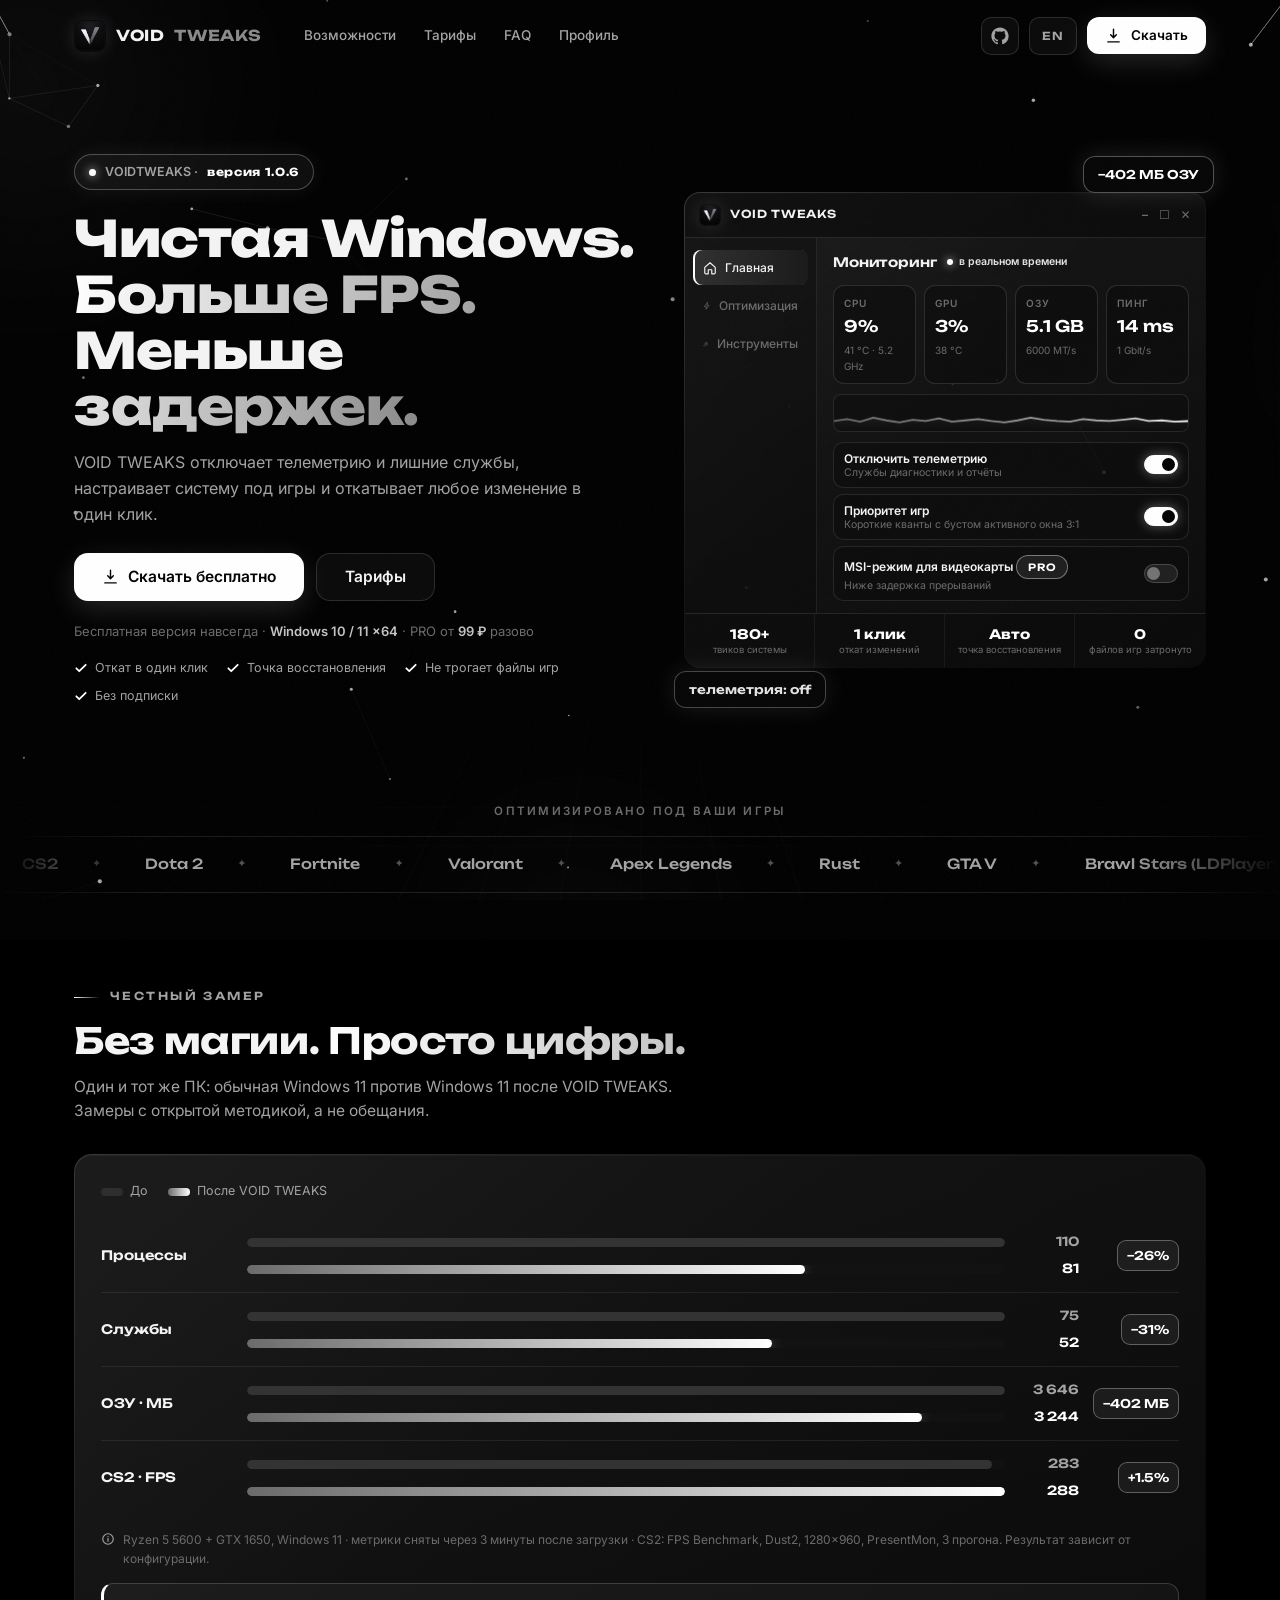
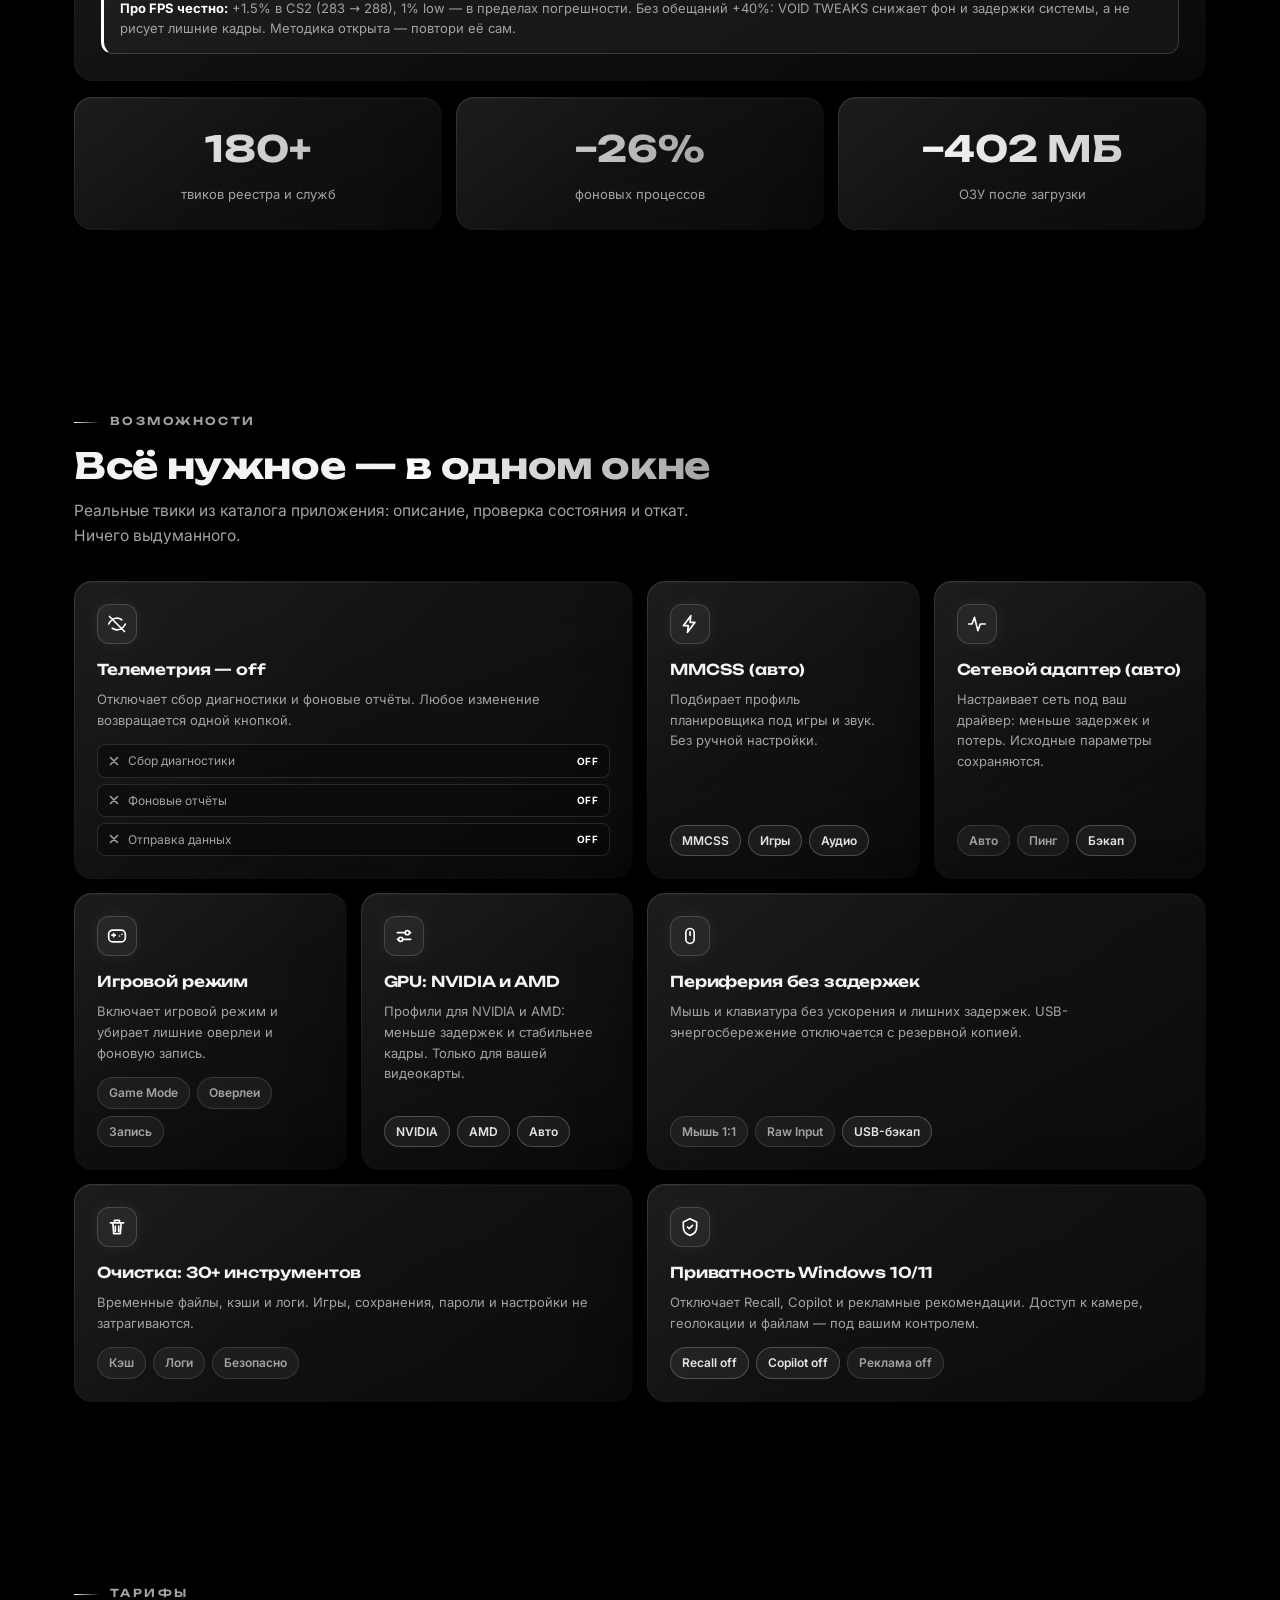
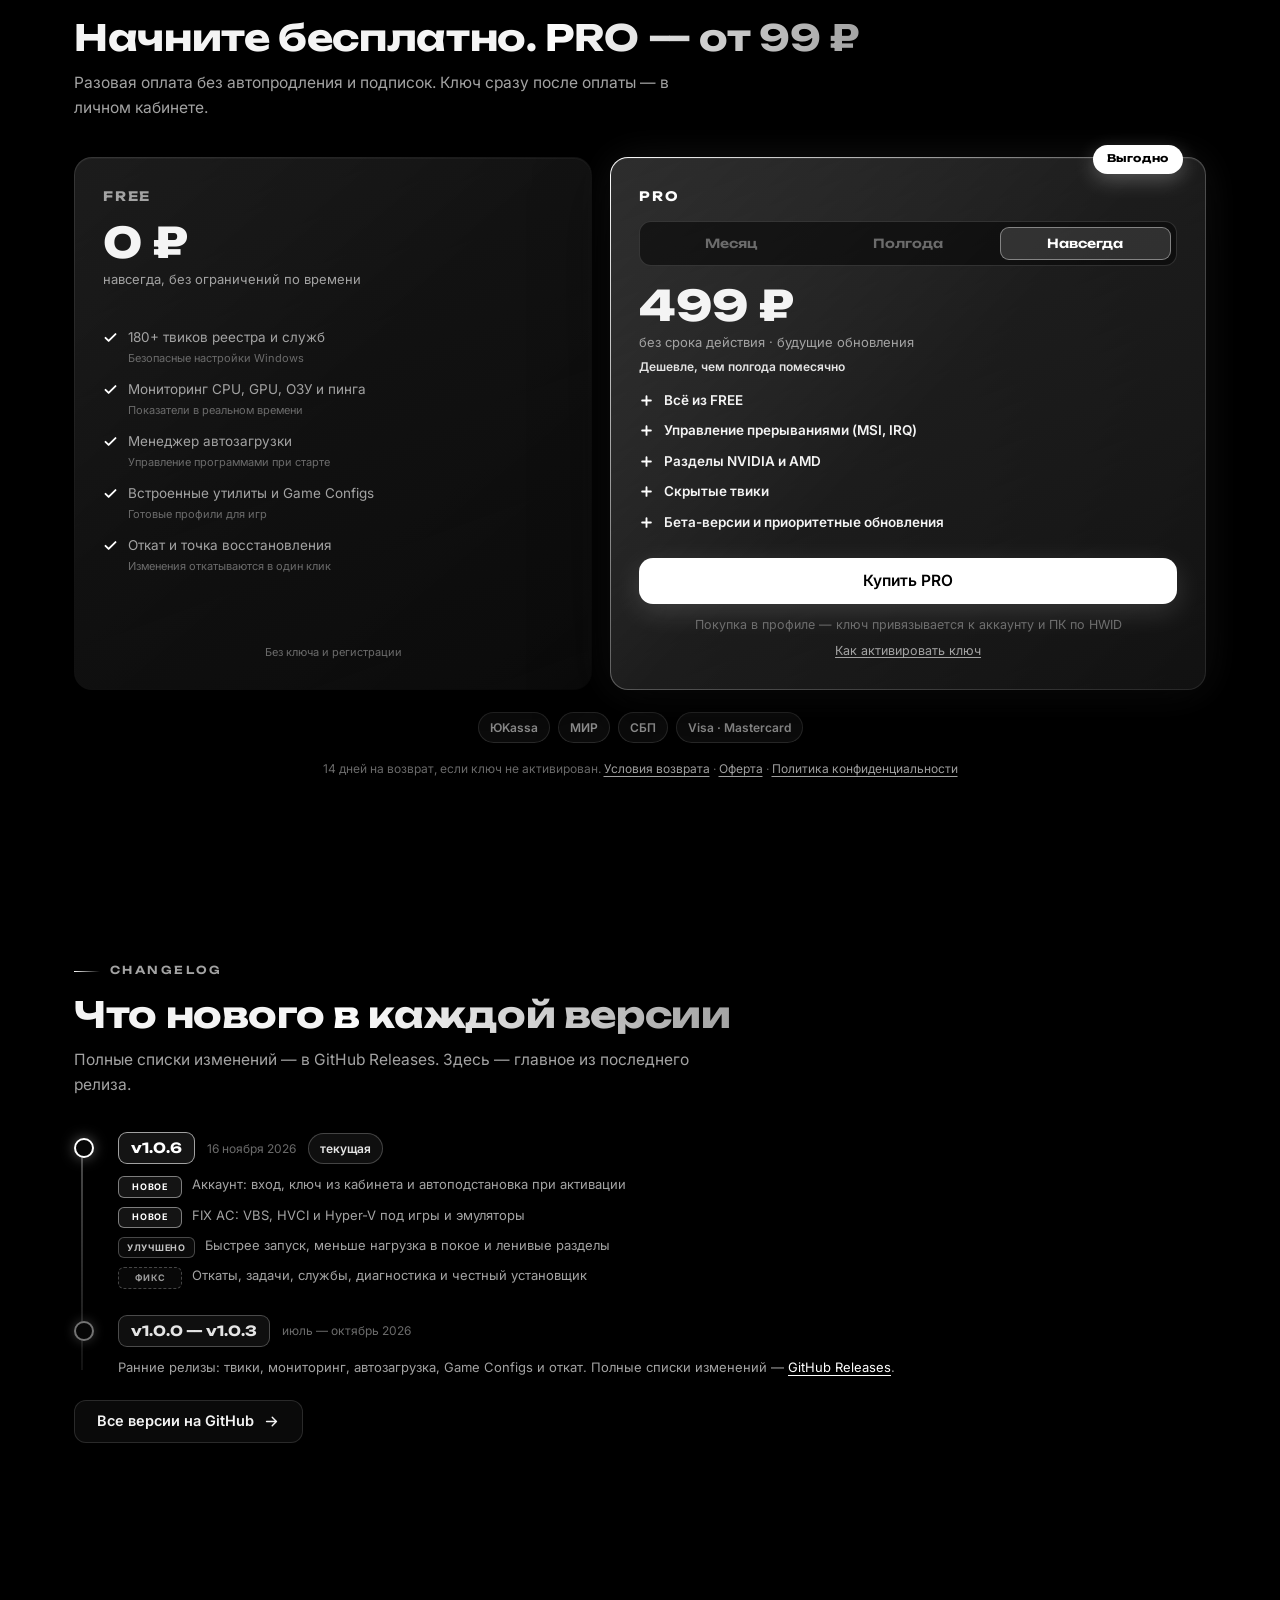
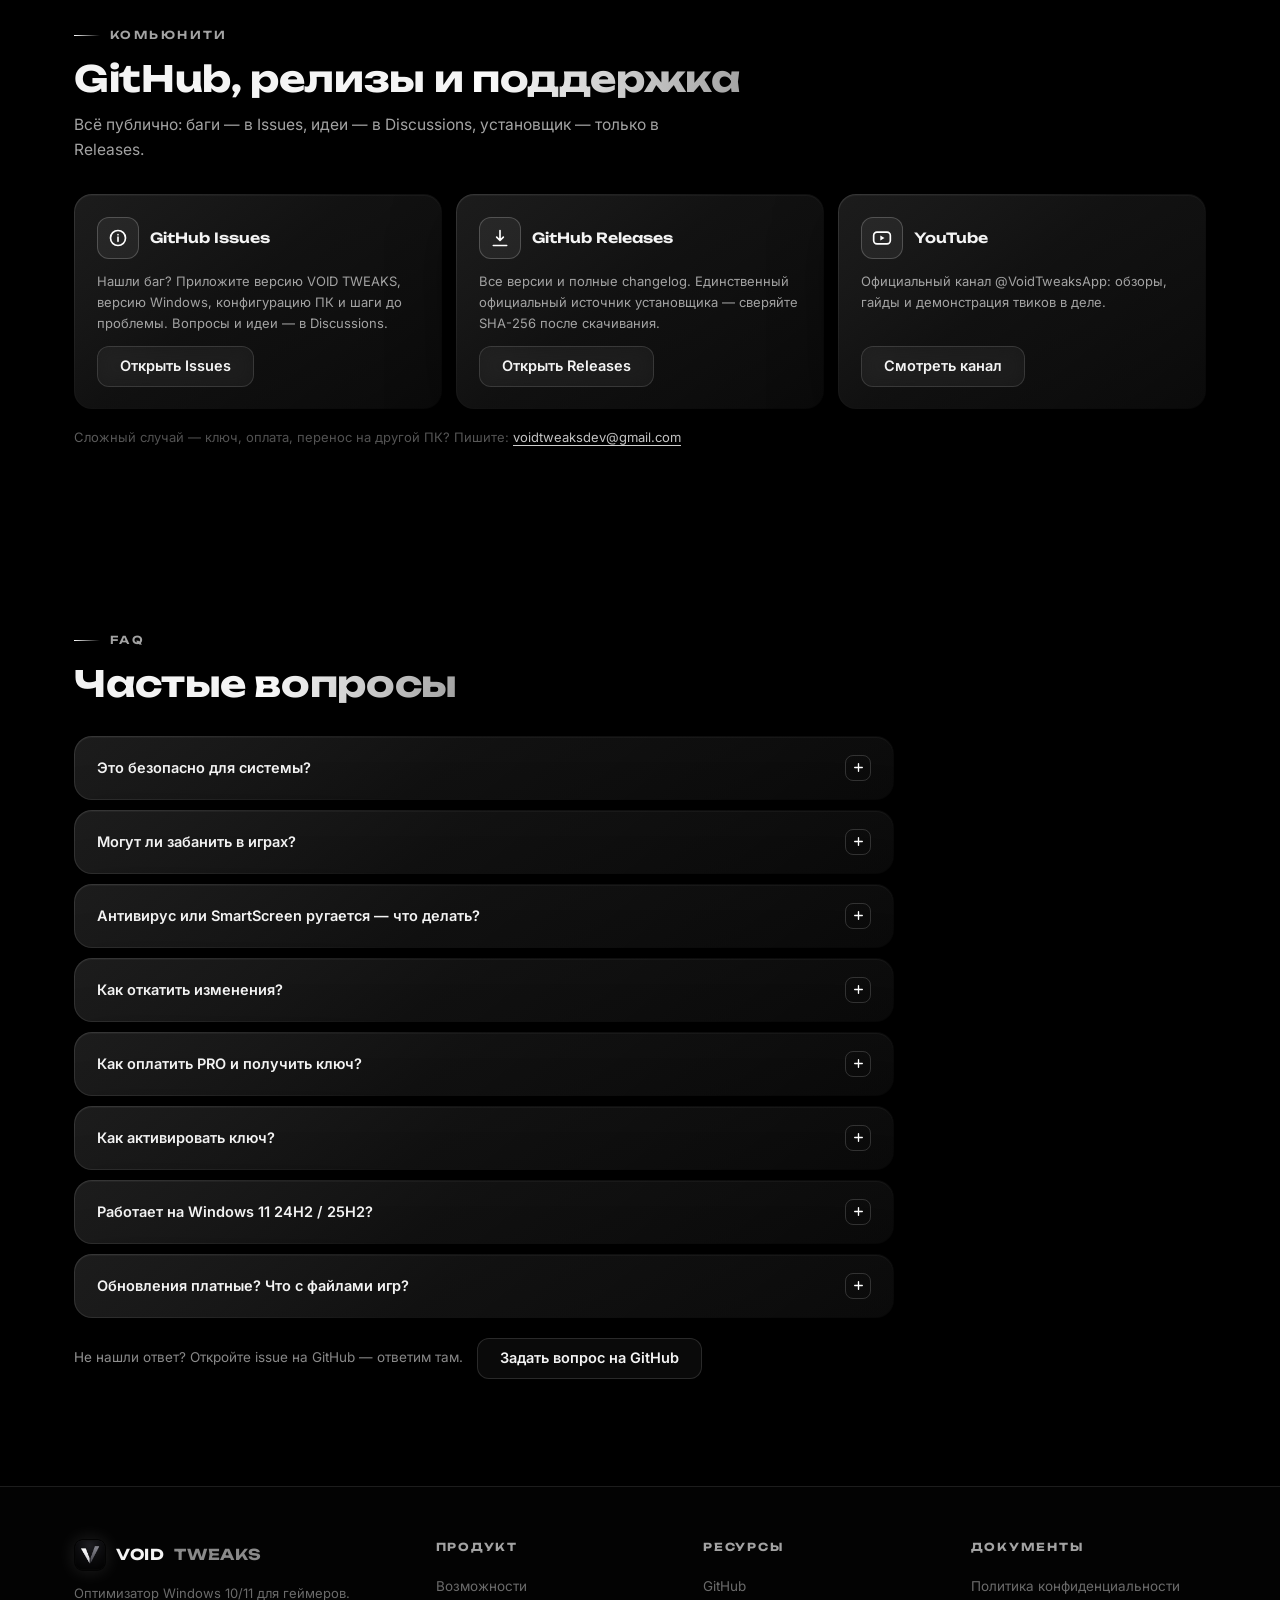
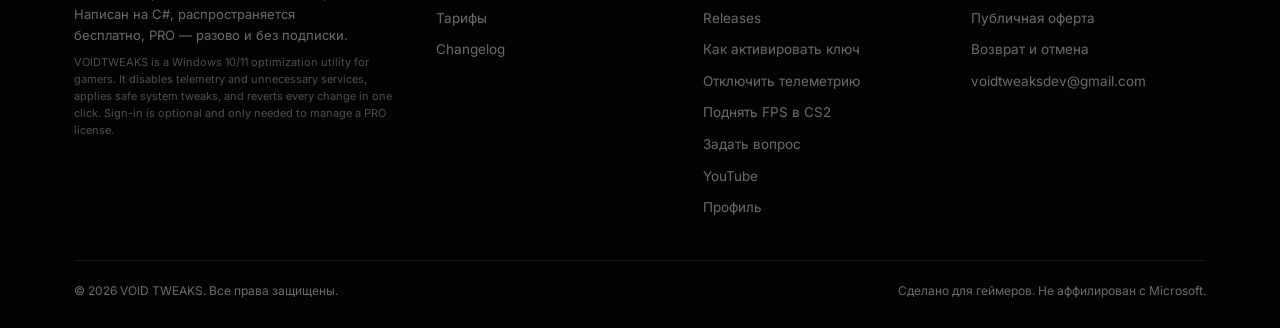
<file: docs/index.html>
<!DOCTYPE html>
<html lang="ru">
<head>
<meta charset="UTF-8">
<meta http-equiv="Content-Security-Policy" content="default-src 'self'; script-src 'self' 'unsafe-inline' https://static.cloudflareinsights.com; script-src-attr 'none'; frame-src 'none'; style-src 'self' 'unsafe-inline'; img-src 'self' data:; font-src 'self'; connect-src 'self' https://api.voidtweaks.ru https://voidtweaks.onrender.com https://mzkvqlbcrxaibpizuuuk.supabase.co https://cloudflareinsights.com; base-uri 'none'; object-src 'none'; form-action 'self'">
<meta http-equiv="Referrer-Policy" content="no-referrer">
<script>
(function(){try{if(window.top!==window.self){window.top.location=window.self.location}}catch(e){document.documentElement.style.display='none'}})();
</script>
<meta name="viewport" content="width=device-width, initial-scale=1.0">
<title>VOID TWEAKS — оптимизация Windows 10/11 для игр: больше FPS, меньше задержек</title>
<meta name="description" content="VOID TWEAKS отключает телеметрию и лишние службы, настраивает Windows 10/11 под игры и откатывает любое изменение в один клик. Бесплатно навсегда. PRO от 99 ₽ разово.">
<meta name="theme-color" content="#000000">
<meta property="og:type" content="website">
<meta property="og:title" content="VOID TWEAKS — Чистая Windows. Больше FPS. Меньше задержек.">
<meta property="og:description" content="Оптимизатор Windows 10/11 для геймеров: телеметрия off, 180+ твиков, откат в один клик. Бесплатно навсегда.">
<meta property="og:url" content="https://voidtweaks.ru/">
<link rel="canonical" href="https://voidtweaks.ru/">
<meta property="og:image" content="https://voidtweaks.ru/og-editorial.png">
<meta property="og:image:type" content="image/png">
<meta property="og:image:width" content="1200">
<meta property="og:image:height" content="630">
<meta property="og:image:alt" content="VOID TWEAKS — чистая Windows, больше FPS, меньше задержек">
<meta property="og:site_name" content="VOID TWEAKS">
<meta property="og:locale" content="ru_RU">
<meta name="twitter:card" content="summary_large_image">
<meta name="twitter:title" content="VOID TWEAKS — оптимизация Windows 10/11 для игр">
<meta name="twitter:description" content="Телеметрия off, 180+ твиков, откат в один клик. Бесплатно навсегда, PRO от 99 ₽.">
<meta name="twitter:image" content="https://voidtweaks.ru/og-editorial.png">
<script type="application/ld+json">
{
  "@context": "https://schema.org",
  "@graph": [
    {
      "@type": "SoftwareApplication",
      "name": "VOID TWEAKS",
      "alternateName": "VOIDTWEAKS",
      "applicationCategory": "UtilitiesApplication",
      "operatingSystem": "Windows 10, Windows 11",
      "softwareVersion": "1.0.6",
      "url": "https://voidtweaks.ru/",
      "downloadUrl": "https://github.com/voidtweaksapp/voidtweaks/releases/latest",
      "image": "https://voidtweaks.ru/og-editorial.png",
      "description": "Оптимизатор Windows 10/11 для геймеров: отключает телеметрию и лишние службы, настраивает систему под игры и откатывает любое изменение в один клик.",
      "offers": [
        { "@type": "Offer", "name": "PRO на 30 дней", "price": "99", "priceCurrency": "RUB", "availability": "https://schema.org/InStock", "url": "https://voidtweaks.ru/#pricing" },
        { "@type": "Offer", "name": "PRO на 6 месяцев", "price": "299", "priceCurrency": "RUB", "availability": "https://schema.org/InStock", "url": "https://voidtweaks.ru/#pricing" },
        { "@type": "Offer", "name": "PRO навсегда", "price": "499", "priceCurrency": "RUB", "availability": "https://schema.org/InStock", "url": "https://voidtweaks.ru/#pricing" }
      ],
      "publisher": { "@type": "Organization", "name": "VOID TWEAKS", "url": "https://voidtweaks.ru/" }
    },
    {
      "@type": "FAQPage",
      "mainEntity": [
        {
          "@type": "Question",
          "name": "Это безопасно для системы?",
          "acceptedAnswer": { "@type": "Answer", "text": "Да. Твики применяются через официальные API Windows, а перед первым изменением создаётся точка восстановления. Откатить можно отдельный твик или всю сессию." }
        },
        {
          "@type": "Question",
          "name": "Могут ли забанить в играх?",
          "acceptedAnswer": { "@type": "Answer", "text": "Нет. VOID TWEAKS не трогает файлы игр, не внедряется в процессы и не меняет их память — только настройки системы и реестра. Античиты это не затрагивает." }
        },
        {
          "@type": "Question",
          "name": "Антивирус или SmartScreen ругается — что делать?",
          "acceptedAnswer": { "@type": "Answer", "text": "Установщик без платной цифровой подписи, поэтому SmartScreen предупреждает о нём, как о любой новой программе. Скачивайте только с этого сайта или GitHub Releases, сверьте SHA-256 из окна «Скачать», затем «Подробнее» → «Выполнить в любом случае». Отключать антивирус не нужно." }
        },
        {
          "@type": "Question",
          "name": "Как откатить изменения?",
          "acceptedAnswer": { "@type": "Answer", "text": "В приложении есть история изменений: любой твик откатывается в один клик, можно вернуть и всю сессию. Дополнительно перед первым применением создаётся точка восстановления Windows." }
        },
        {
          "@type": "Question",
          "name": "Как оплатить PRO и получить ключ?",
          "acceptedAnswer": { "@type": "Answer", "text": "Войдите в профиль на сайте, выберите тариф (99 ₽ за месяц, 299 ₽ за полгода или 499 ₽ навсегда — разово, без подписки) и оплатите через ЮKassa: карты, МИР, СБП. Ключ появится в кабинете сразу после оплаты — вставьте его в приложение. При активации ключ привязывается к ПК по HWID." }
        },
        {
          "@type": "Question",
          "name": "Как активировать ключ?",
          "acceptedAnswer": { "@type": "Answer", "text": "Скачайте установщик, войдите в профиль и скопируйте ключ из раздела «Ключи». В приложении откройте активацию, вставьте ключ — он привяжется к этому ПК по HWID. Пошагово: https://voidtweaks.ru/guide.html" }
        },
        {
          "@type": "Question",
          "name": "Работает на Windows 11 24H2 / 25H2?",
          "acceptedAnswer": { "@type": "Answer", "text": "Да. Поддерживаются Windows 10 и 11 x64, включая актуальные сборки 24H2 и 25H2: твики используют официальные API и проверяются на новых версиях. Если что-то пойдёт не так — откат в один клик." }
        },
        {
          "@type": "Question",
          "name": "Обновления платные? Что с файлами игр?",
          "acceptedAnswer": { "@type": "Answer", "text": "Бесплатная версия обновляется бесплатно и работает без ограничений по времени. Ключ «Навсегда» включает все будущие PRO-обновления. Файлы игр приложение не трогает никогда — только системные настройки." }
        }
      ]
    }
  ]
}
</script>
<link rel="icon" type="image/png" sizes="192x192" href="logo-192.png">
<link rel="apple-touch-icon" href="logo-192.png">
<link rel="preload" href="fonts/unbounded-cyrillic.woff2" as="font" type="font/woff2" crossorigin>
<link rel="preload" href="fonts/inter-cyrillic.woff2" as="font" type="font/woff2" crossorigin>
<link rel="stylesheet" href="fonts.css">
<style>
:root{
  --bg0:#000000; --bg1:#060606;
  --s1:#0d0d0d; --s2:#141414;
  --acc:#ffffff;
  --t1:#f4f4f4; --t2:#a3a3a3; --t3:#6b6b6b;
  --brd:rgba(255,255,255,.13);
  --disp:'Unbounded',system-ui,sans-serif;
  --body:'Inter',system-ui,sans-serif;
  --nav-h:72px;
  --ease:cubic-bezier(.22,.7,.25,1);
}
*{margin:0;padding:0;box-sizing:border-box}
html{scroll-behavior:smooth;scroll-padding-top:calc(var(--nav-h) + 20px);overflow-x:clip}
body{
  font-family:var(--body);font-size:15.5px;line-height:1.6;color:var(--t1);
  background:var(--bg0);overflow-x:clip;-webkit-font-smoothing:antialiased;
}
body.locked{overflow:hidden}
::selection{background:#fff;color:#000}
::-webkit-scrollbar{width:9px;height:9px}
::-webkit-scrollbar-track{background:#050505}
::-webkit-scrollbar-thumb{background:#3d3d3d;border-radius:8px;border:2px solid #050505}
::-webkit-scrollbar-thumb:hover{background:#fff}
*{scrollbar-width:thin;scrollbar-color:#3d3d3d #050505}
:focus-visible{outline:2px solid #fff;outline-offset:2px;border-radius:6px}
a{color:inherit;text-decoration:none}
button{font-family:inherit;color:inherit;background:none;border:none;cursor:pointer}
img,svg,canvas{display:block;max-width:100%}
.skip{position:fixed;top:-60px;left:16px;z-index:999;background:#fff;color:#000;padding:10px 16px;border-radius:10px;font-weight:600;transition:top .2s}
.skip:focus{top:12px}

/* ---------- atmosphere ---------- */
#atmosphere{position:fixed;inset:0;z-index:0;pointer-events:none;overflow:hidden}
#bg{position:absolute;inset:0;width:100%;height:100%}
.aurora{position:absolute;inset:-12%;will-change:transform}
.blob{position:absolute;border-radius:50%;filter:blur(80px);opacity:.9;mix-blend-mode:screen}
.blob.b1{width:58vw;height:58vw;top:-16%;left:-12%;background:radial-gradient(closest-side,rgba(255,255,255,.055),transparent 70%);animation:drift1 74s ease-in-out infinite alternate}
.blob.b2{width:46vw;height:46vw;top:14%;right:-16%;background:radial-gradient(closest-side,rgba(255,255,255,.04),transparent 70%);animation:drift2 88s ease-in-out infinite alternate}
.blob.b3{width:50vw;height:50vw;bottom:-24%;left:26%;background:radial-gradient(closest-side,rgba(255,255,255,.03),transparent 70%);animation:drift3 96s ease-in-out infinite alternate}
@keyframes drift1{to{transform:translate(9vw,7vh) scale(1.12)}}
@keyframes drift2{to{transform:translate(-8vw,10vh) scale(.92)}}
@keyframes drift3{to{transform:translate(-6vw,-9vh) scale(1.08)}}
.grid3d{
  position:absolute;left:-20%;right:-20%;bottom:-14%;height:62vh;opacity:.05;
  background-image:linear-gradient(rgba(255,255,255,.4) 1px,transparent 1px),linear-gradient(90deg,rgba(255,255,255,.4) 1px,transparent 1px);
  background-size:56px 56px;transform:perspective(680px) rotateX(63deg);
  -webkit-mask-image:linear-gradient(to top,rgba(0,0,0,.7),transparent 78%);mask-image:linear-gradient(to top,rgba(0,0,0,.7),transparent 78%);
  will-change:transform;
}
#grain{position:fixed;inset:-40px;z-index:520;pointer-events:none;opacity:.05;
  background-image:url("data:image/svg+xml,%3Csvg xmlns='http://www.w3.org/2000/svg' width='180' height='180'%3E%3Cfilter id='n'%3E%3CfeTurbulence type='fractalNoise' baseFrequency='0.9' numOctaves='2'/%3E%3C/filter%3E%3Crect width='180' height='180' filter='url(%23n)' opacity='0.6'/%3E%3C/svg%3E");}
#progress{position:fixed;top:0;left:0;right:0;height:2px;z-index:310;background:linear-gradient(90deg,#3f3f3f,#a3a3a3,#fff);transform-origin:0 50%;transform:scaleX(0)}

/* ---------- layout ---------- */
.wrap{max-width:1180px;margin:0 auto;padding:0 24px;position:relative;z-index:2}
header,main,footer{position:relative;z-index:2}
section{padding:88px 0;scroll-margin-top:calc(var(--nav-h) + 16px);position:relative}
.kicker{display:inline-flex;align-items:center;gap:10px;font-family:var(--disp);font-size:11px;font-weight:600;letter-spacing:.22em;text-transform:uppercase;color:var(--t2);margin-bottom:14px}
.kicker::before{content:"";width:26px;height:1px;background:linear-gradient(90deg,#fff,rgba(255,255,255,0))}
h1,h2,h3{font-family:var(--disp);letter-spacing:-.01em}
h2{font-size:clamp(23px,3vw,36px);font-weight:700;line-height:1.18;margin-bottom:12px}
.sub{color:var(--t2);max-width:640px;font-size:15.5px}
.grad{background:linear-gradient(92deg,#fff,#a3a3a3);-webkit-background-clip:text;background-clip:text;color:transparent}
.grad2{background:linear-gradient(92deg,#e5e5e5,#8a8a8a);-webkit-background-clip:text;background-clip:text;color:transparent}
.gradl{background:linear-gradient(92deg,#fff,#c4c4c4);-webkit-background-clip:text;background-clip:text;color:transparent}

/* ---------- glass / buttons ---------- */
.glass{
  position:relative;border-radius:18px;border:1px solid transparent;
  background:linear-gradient(160deg,rgba(20,20,20,.78),rgba(12,12,12,.6)) padding-box,
             linear-gradient(140deg,rgba(255,255,255,.22),rgba(255,255,255,.07) 45%,rgba(255,255,255,.03)) border-box;
  backdrop-filter:blur(14px);-webkit-backdrop-filter:blur(14px);
  box-shadow:inset 0 1px 0 rgba(255,255,255,.04),0 24px 60px rgba(0,0,0,.55);
}
.btn{display:inline-flex;align-items:center;justify-content:center;gap:9px;padding:12px 22px;border-radius:12px;
  font-weight:600;font-size:14.5px;line-height:1;transition:box-shadow .22s var(--ease),filter .22s,background .22s,border-color .22s;
  transform:translate(var(--magx,0px),var(--magy,0px));will-change:transform;white-space:nowrap}
.btn svg{width:17px;height:17px;flex:none}
.btn-p{background:#fff;color:#000;box-shadow:0 8px 28px rgba(255,255,255,.14)}
.btn:disabled{opacity:.55;pointer-events:none}
.btn-p:hover{background:#e8e8e8;box-shadow:0 10px 36px rgba(255,255,255,.22)}
.btn-g{border:1px solid var(--brd);background:rgba(255,255,255,.04);backdrop-filter:blur(10px);color:var(--t1)}
.btn-g:hover{border-color:rgba(255,255,255,.4);box-shadow:0 0 22px rgba(255,255,255,.08);background:rgba(255,255,255,.08)}
.btn-lg{padding:15px 28px;font-size:15.5px;border-radius:14px}
.btn[disabled]{opacity:.55;cursor:not-allowed;filter:none}
.chip{display:inline-flex;align-items:center;gap:6px;padding:5px 11px;border-radius:999px;font-size:12px;font-weight:600;
  border:1px solid var(--brd);background:rgba(255,255,255,.05);color:var(--t2)}
.chip.cy{border-color:rgba(255,255,255,.22);background:rgba(255,255,255,.06);color:#e5e5e5}
.chip.lm{border-color:rgba(255,255,255,.22);background:rgba(255,255,255,.06);color:#e5e5e5}
.chip.pro{border-color:rgba(255,255,255,.4);background:rgba(255,255,255,.08);color:#fff;font-family:var(--disp);font-size:10px;letter-spacing:.08em}

/* ---------- navbar ---------- */
#nav{position:fixed;top:0;left:0;right:0;z-index:300;height:var(--nav-h);transition:background .3s,border-color .3s,backdrop-filter .3s;border-bottom:1px solid transparent}
#nav.scrolled{background:rgba(0,0,0,.8);backdrop-filter:blur(18px);-webkit-backdrop-filter:blur(18px);border-bottom-color:rgba(255,255,255,.09)}
.nav-in{max-width:1180px;margin:0 auto;padding:0 24px;height:100%;display:flex;align-items:center;gap:22px}
.logo{display:flex;align-items:center;gap:10px;font-family:var(--disp);font-weight:700;font-size:15px;letter-spacing:.04em}
.logo b{color:#8a8a8a}
.logo-v{width:32px;height:32px;border-radius:9px;display:grid;place-items:center;overflow:hidden;box-shadow:0 0 18px rgba(255,255,255,.12)}
.logo-v img{width:100%;height:100%;object-fit:cover;display:block}
.nav-links{display:flex;gap:4px;margin-left:8px}
.nav-links a{position:relative;padding:8px 12px;font-size:13.5px;font-weight:500;color:var(--t2);border-radius:9px;transition:color .2s,background .2s}
.nav-links a:hover{color:var(--t1);background:rgba(255,255,255,.06)}
.nav-links a.active{color:var(--t1)}
.nav-links a.active::after{content:"";position:absolute;left:12px;right:12px;bottom:2px;height:2px;border-radius:2px;background:linear-gradient(90deg,#fff,#737373)}
.nav-right{margin-left:auto;display:flex;align-items:center;gap:10px}
.icon-btn{width:38px;height:38px;border-radius:10px;display:grid;place-items:center;border:1px solid var(--brd);background:rgba(255,255,255,.04);color:var(--t2);transition:.2s}
.icon-btn:hover{color:#fff;border-color:rgba(255,255,255,.4);box-shadow:0 0 16px rgba(255,255,255,.1)}
.icon-btn svg{width:18px;height:18px}
#langBtn{width:auto;padding:0 12px;font-family:var(--disp);font-size:11px;font-weight:600;letter-spacing:.08em}
#nav .btn{padding:10px 18px;font-size:13.5px}
#burger{display:none;flex-direction:column;gap:5px;width:40px;height:40px;align-items:center;justify-content:center;border-radius:10px;border:1px solid var(--brd);background:rgba(255,255,255,.04)}
#burger span{width:17px;height:2px;background:#fff;border-radius:2px;transition:.25s var(--ease)}
#burger.open span:nth-child(1){transform:translateY(7px) rotate(45deg)}
#burger.open span:nth-child(2){opacity:0}
#burger.open span:nth-child(3){transform:translateY(-7px) rotate(-45deg)}
#mmenu{position:fixed;top:var(--nav-h);left:12px;right:12px;z-index:290;padding:14px;display:none;flex-direction:column;gap:4px;transform-origin:top;animation:pop .25s var(--ease)}
#mmenu.open{display:flex}
#mmenu a.mlink{padding:12px 14px;border-radius:10px;font-weight:600;font-size:15px;color:var(--t2)}
#mmenu a.mlink:hover{background:rgba(255,255,255,.07);color:var(--t1)}
#mmenu .mrow{display:flex;gap:10px;padding:10px 6px 4px;border-top:1px solid rgba(255,255,255,.12);margin-top:8px}
#mmenu .mrow .btn{flex:1}
@keyframes pop{from{opacity:0;transform:scaleY(.92)}to{opacity:1;transform:none}}

/* ---------- hero ---------- */
#hero{padding:calc(var(--nav-h) + 52px) 0 56px;min-height:min(88vh,860px);display:flex;align-items:center}
.hero-grid{display:grid;grid-template-columns:1.04fr .96fr;gap:44px;align-items:center;width:100%}
.badge{display:inline-flex;align-items:center;gap:9px;padding:7px 14px;border-radius:999px;font-size:12.5px;font-weight:600;color:var(--t2);
  border:1px solid rgba(255,255,255,.25);background:rgba(255,255,255,.05);box-shadow:0 0 22px rgba(255,255,255,.07)}
.badge .dot{width:7px;height:7px;border-radius:50%;background:#fff;box-shadow:0 0 10px rgba(255,255,255,.8);animation:pulse 2.2s infinite}
@keyframes pulse{0%,100%{opacity:1}50%{opacity:.35}}
.badge b{color:#fff;font-family:var(--disp);font-size:11px;letter-spacing:.06em}
#hero h1{font-size:clamp(28px,4.2vw,50px);font-weight:800;line-height:1.12;margin:20px 0 16px}
.hero-sub{color:var(--t2);font-size:16px;max-width:520px;margin-bottom:26px}
.hero-cta{display:flex;gap:12px;flex-wrap:wrap;margin-bottom:20px}
.hero-meta{font-size:13px;color:var(--t3);margin-bottom:16px}
.hero-meta b{color:#c4c4c4;font-weight:600}
.trust{display:flex;flex-wrap:wrap;gap:8px 18px}
.trust span{display:inline-flex;align-items:center;gap:7px;font-size:12.5px;color:var(--t2)}
.trust svg{width:14px;height:14px;color:#fff;flex:none}
.staged{animation:rise .85s var(--ease) both;animation-delay:var(--d,0s)}
@keyframes rise{from{opacity:0;transform:translateY(26px)}to{opacity:1;transform:none}}

/* mockup */
.mock-zone{position:relative}
.mock{padding:0;overflow:hidden;border-radius:16px;transform:perspective(1100px) rotateX(var(--rx,0deg)) rotateY(var(--ry,0deg));transition:transform .3s var(--ease)}
.mock-bar{display:flex;align-items:center;gap:9px;padding:11px 14px;border-bottom:1px solid rgba(255,255,255,.1);background:rgba(8,8,8,.6);font-family:var(--disp);font-size:11px;font-weight:600;letter-spacing:.06em}
.mock-bar .wbtns{margin-left:auto;display:flex;gap:10px;color:var(--t3);font-family:var(--body);font-size:12px}
.mock-bar .wbtns i{font-style:normal;cursor:default}
.mock-bar .wbtns i:last-child:hover{color:#fff}
.mock-body{display:grid;grid-template-columns:132px 1fr;min-height:330px}
.mock-side{border-right:1px solid rgba(255,255,255,.08);padding:12px 8px;display:flex;flex-direction:column;gap:3px;background:rgba(8,8,8,.35)}
.mock-side span{display:flex;align-items:center;gap:8px;padding:8px 10px;border-radius:8px;font-size:12px;font-weight:500;color:var(--t3)}
.mock-side span svg{width:14px;height:14px}
.mock-side span.on{background:linear-gradient(90deg,rgba(255,255,255,.12),rgba(255,255,255,.03));color:var(--t1);box-shadow:inset 2px 0 0 #fff}
.mock-main{padding:14px 16px 12px}
.mock-head{display:flex;align-items:center;gap:10px;margin-bottom:12px}
.mock-head h3{font-size:13px;font-weight:600}
.live{display:inline-flex;align-items:center;gap:6px;font-size:10.5px;color:#e5e5e5;font-weight:600}
.live i{width:6px;height:6px;border-radius:50%;background:#fff;box-shadow:0 0 8px rgba(255,255,255,.8);animation:pulse 1.8s infinite}
.metrics{display:grid;grid-template-columns:repeat(4,1fr);gap:8px;margin-bottom:10px}
.metric{border:1px solid rgba(255,255,255,.12);border-radius:11px;padding:9px 10px;background:rgba(10,10,10,.6)}
.metric em{display:block;font-style:normal;font-size:10px;font-weight:600;letter-spacing:.1em;color:var(--t3);text-transform:uppercase;margin-bottom:3px}
.metric b{font-family:var(--disp);font-size:16px;font-weight:600;color:#fff}
.metric small{display:block;font-size:10px;color:var(--t3);margin-top:2px}
#spark{width:100%;height:38px;margin-bottom:10px;border-radius:8px;background:rgba(10,10,10,.5);border:1px solid rgba(255,255,255,.1)}
.mtoggles{display:flex;flex-direction:column;gap:6px}
.mtrow{display:flex;align-items:center;gap:10px;padding:8px 10px;border-radius:10px;border:1px solid rgba(255,255,255,.1);background:rgba(10,10,10,.45);text-align:left;width:100%;transition:border-color .2s}
.mtrow:hover{border-color:rgba(255,255,255,.3)}
.mtrow .mt-t{flex:1;min-width:0}
.mtrow .mt-t b{display:block;font-size:12px;font-weight:600}
.mtrow .mt-t small{font-size:10.5px;color:var(--t3);display:block;white-space:nowrap;overflow:hidden;text-overflow:ellipsis}
.sw{position:relative;flex:none;width:34px;height:19px;border-radius:999px;background:#1f1f1f;border:1px solid rgba(255,255,255,.18);transition:.22s}
.sw::after{content:"";position:absolute;top:2px;left:2px;width:13px;height:13px;border-radius:50%;background:#737373;transition:.22s var(--ease)}
[aria-checked="true"] .sw,.sw.on{background:#fff;border-color:#fff;box-shadow:0 0 12px rgba(255,255,255,.35)}
[aria-checked="true"] .sw::after,.sw.on::after{left:17px;background:#000}
.mock-stats{display:grid;grid-template-columns:repeat(4,1fr);border-top:1px solid rgba(255,255,255,.1);background:rgba(8,8,8,.5)}
.mock-stats div{padding:10px 8px;text-align:center;border-right:1px solid rgba(255,255,255,.06)}
.mock-stats div:last-child{border-right:0}
.mock-stats b{display:block;font-family:var(--disp);font-size:13px;color:#fff}
.mock-stats small{font-size:9.5px;color:var(--t3);line-height:1.3;display:block}
.fchip{position:absolute;z-index:3;padding:8px 14px;border-radius:12px;font-family:var(--disp);font-size:12px;font-weight:600;animation:float 5.5s ease-in-out infinite}
.fchip.f1{top:-36px;right:-8px;color:#fff;border:1px solid rgba(255,255,255,.3);background:rgba(8,8,8,.85);backdrop-filter:blur(8px);box-shadow:0 0 26px rgba(255,255,255,.12)}
.fchip.f2{bottom:-40px;left:-10px;color:#e5e5e5;border:1px solid rgba(255,255,255,.25);background:rgba(8,8,8,.85);backdrop-filter:blur(8px);box-shadow:0 0 26px rgba(255,255,255,.1);animation-delay:-2.6s}
@keyframes float{0%,100%{transform:translateY(0)}50%{transform:translateY(-9px)}}

/* ---------- marquee (не останавливается при hover) ---------- */
.mq-sec{padding:10px 0 0}
.mq-label{text-align:center;font-size:11.5px;letter-spacing:.2em;text-transform:uppercase;color:var(--t3);font-weight:600;margin-bottom:16px}
.mq{overflow:hidden;position:relative;border-top:1px solid rgba(255,255,255,.1);border-bottom:1px solid rgba(255,255,255,.1);padding:16px 0;
  -webkit-mask-image:linear-gradient(90deg,transparent,#000 12%,#000 88%,transparent);mask-image:linear-gradient(90deg,transparent,#000 12%,#000 88%,transparent)}
.mq-track{display:flex;width:max-content;will-change:transform;animation:mq 30s linear infinite}
@keyframes mq{from{transform:translateX(0)}to{transform:translateX(-50%)}}
.mq-group{display:flex;align-items:center;flex:none}
.mq-group span{display:inline-flex;align-items:center;gap:12px;padding:0 22px;font-family:var(--disp);font-size:14px;font-weight:500;color:var(--t2);white-space:nowrap}
.mq-group span::after{content:"✦";color:#525252;font-size:11px;margin-left:22px}
.mq-group span:hover{color:#fff}

/* ---------- results ---------- */
.fps-panel{padding:26px;margin-top:30px}
.fps-legend{display:flex;gap:20px;margin-bottom:18px;font-size:12.5px;color:var(--t2)}
.fps-legend i{display:inline-block;width:22px;height:8px;border-radius:4px;margin-right:7px;vertical-align:middle}
.fps-legend .lb i{background:#2e2e2e}
.fps-legend .la i{background:linear-gradient(90deg,#6b6b6b,#fff)}
.fps-row{display:grid;grid-template-columns:130px 1fr 84px;gap:16px;align-items:center;padding:13px 0;border-bottom:1px solid rgba(255,255,255,.08)}
.fps-row:last-of-type{border-bottom:0}
.fps-name{font-family:var(--disp);font-size:13px;font-weight:600}
.fps-bars{display:flex;flex-direction:column;gap:7px}
.fps-line{display:flex;align-items:center;gap:10px}
.fps-track{flex:1;height:9px;border-radius:6px;background:rgba(18,18,18,.9);overflow:hidden}
.fps-fill{height:100%;width:0;border-radius:6px;transition:width 1.2s var(--ease) .15s}
.fps-fill.before{background:#333}
.fps-fill.after{background:linear-gradient(90deg,#6b6b6b,#fff);box-shadow:0 0 14px rgba(255,255,255,.25)}
.fps-row.go .fps-fill{width:var(--w)}
.fps-val{flex:none;width:64px;text-align:right;font-family:var(--disp);font-size:12.5px;font-weight:600;color:var(--t2)}
.fps-line.la .fps-val{color:#fff}
.fps-delta{justify-self:end;font-family:var(--disp);font-size:12px;font-weight:600;color:#fff;border:1px solid rgba(255,255,255,.3);background:rgba(255,255,255,.06);padding:5px 9px;border-radius:9px;white-space:nowrap}
.fps-note{margin-top:16px;font-size:12px;color:var(--t3);display:flex;gap:8px;align-items:flex-start}
.fps-note svg{width:14px;height:14px;flex:none;margin-top:2px;color:var(--t2)}
.fps-honest{margin-top:14px;padding:14px 16px;border:1px solid rgba(255,255,255,.16);border-left:3px solid #fff;border-radius:12px;background:rgba(255,255,255,.04);font-size:13px;color:var(--t2)}
.fps-honest b{color:#fff}
.stats{display:grid;grid-template-columns:repeat(3,1fr);gap:14px;margin-top:16px}
.stat{padding:22px;text-align:center}
.stat .num{font-family:var(--disp);font-size:clamp(26px,3vw,36px);font-weight:700;display:block;margin-bottom:4px}
.stat small{color:var(--t2);font-size:13px}

/* ---------- bento ---------- */
.bento{display:grid;grid-template-columns:repeat(4,1fr);gap:14px;margin-top:32px}
.bcard{padding:22px;overflow:hidden;transform:perspective(900px) rotateX(var(--rx,0deg)) rotateY(var(--ry,0deg));transition:transform .3s var(--ease),box-shadow .3s}
.bcard::after{content:"";position:absolute;inset:0;border-radius:inherit;opacity:0;transition:opacity .3s;pointer-events:none;
  background:radial-gradient(320px circle at var(--mx,50%) var(--my,50%),rgba(255,255,255,.08),transparent 65%)}
.bcard:hover::after{opacity:1}
.bcard:hover{box-shadow:inset 0 1px 0 rgba(255,255,255,.05),0 24px 60px rgba(0,0,0,.55),0 0 30px rgba(255,255,255,.06)}
.bcard.sp2{grid-column:span 2}
.bicon{width:40px;height:40px;border-radius:12px;display:grid;place-items:center;margin-bottom:14px;border:1px solid rgba(255,255,255,.16);background:rgba(255,255,255,.06);color:#fff;box-shadow:0 0 18px rgba(255,255,255,.06)}
.bicon svg{width:20px;height:20px}
.bcard h3{font-size:15px;font-weight:600;margin-bottom:7px}
.bcard p{font-size:13px;color:var(--t2);margin-bottom:14px}
.bviz{display:flex;flex-wrap:wrap;gap:7px;margin-top:auto}
.bcard{display:flex;flex-direction:column}
.offlist{display:flex;flex-direction:column;gap:6px;margin-top:auto}
.offlist span{display:flex;align-items:center;gap:8px;font-size:12px;color:var(--t2);padding:6px 10px;border-radius:8px;background:rgba(10,10,10,.55);border:1px solid rgba(255,255,255,.12)}
.offlist svg{width:12px;height:12px;color:var(--t2);flex:none}
.offlist b{margin-left:auto;font-size:10px;color:#fff;font-weight:700;letter-spacing:.08em}

/* ---------- demo ---------- */
.demo-panel{padding:26px;margin-top:32px}
.demo-top{display:flex;align-items:center;gap:14px;flex-wrap:wrap;margin-bottom:20px}
.demo-count{font-family:var(--disp);font-size:13px;font-weight:600;color:var(--t2)}
.demo-count b{color:#fff}
.demo-actions{margin-left:auto;display:flex;gap:10px}
.tgrid{display:grid;grid-template-columns:1fr 1fr;gap:10px}
.trow{display:flex;align-items:center;gap:12px;padding:13px 15px;border-radius:13px;border:1px solid rgba(255,255,255,.12);background:rgba(10,10,10,.5);text-align:left;transition:border-color .2s,background .2s;width:100%}
.trow:hover{border-color:rgba(255,255,255,.35)}
.trow[aria-checked="true"]{border-color:rgba(255,255,255,.4);background:rgba(255,255,255,.05)}
.trow .tt{flex:1;min-width:0}
.trow .tt b{display:flex;align-items:center;gap:8px;font-size:13.5px;font-weight:600;flex-wrap:wrap}
.trow .tt small{display:block;font-size:11.5px;color:var(--t3);margin-top:2px}
.tag{font-size:9px;font-weight:700;letter-spacing:.08em;text-transform:uppercase;padding:2px 7px;border-radius:6px}
.tag.safe{color:#d4d4d4;background:rgba(255,255,255,.05);border:1px solid rgba(255,255,255,.25)}
.tag.adv{color:#a3a3a3;background:rgba(255,255,255,.03);border:1px dashed rgba(255,255,255,.25)}
.demo-progress{margin-top:18px;display:none}
.demo-progress.show{display:block}
.dp-track{height:8px;border-radius:6px;background:rgba(18,18,18,.9);overflow:hidden}
.dp-fill{height:100%;width:0;border-radius:6px;background:linear-gradient(90deg,#6b6b6b,#fff);box-shadow:0 0 14px rgba(255,255,255,.3)}
.dp-label{font-size:12px;color:var(--t2);margin-top:8px;display:flex;justify-content:space-between}
.demo-hint{margin-top:14px;font-size:12px;color:var(--t3)}

/* ---------- how ---------- */
.how-grid{display:grid;grid-template-columns:340px 1fr;gap:36px;margin-top:36px;align-items:start}
.how-visual{position:sticky;top:calc(var(--nav-h) + 28px);padding:30px;text-align:center}
.ring-wrap{position:relative;width:150px;height:150px;margin:0 auto 18px}
.ring-wrap svg{width:150px;height:150px;transform:rotate(-90deg)}
.ring-bg{fill:none;stroke:rgba(255,255,255,.12);stroke-width:7}
.ring-fg{fill:none;stroke:url(#ringGrad);stroke-width:7;stroke-linecap:round;stroke-dasharray:326.7;stroke-dashoffset:245;transition:stroke-dashoffset .7s var(--ease)}
.ring-num{position:absolute;inset:0;display:grid;place-items:center;font-family:var(--disp);font-size:34px;font-weight:700}
.how-visual h3{font-size:15px;font-weight:600;margin-bottom:8px;min-height:2.4em}
.how-visual p{font-size:12.5px;color:var(--t3)}
.how-step-label{font-size:11px;letter-spacing:.18em;text-transform:uppercase;color:var(--t2);font-weight:700;margin-bottom:6px}
.steps{display:flex;flex-direction:column;gap:14px;position:relative}
.steps::before{content:"";position:absolute;left:25px;top:20px;bottom:20px;width:2px;background:linear-gradient(180deg,#fff,#3f3f3f);opacity:.25}
.step{display:flex;gap:18px;padding:20px 22px;transition:border-color .3s,box-shadow .3s;position:relative}
.step-num{flex:none;width:36px;height:36px;border-radius:50%;display:grid;place-items:center;font-family:var(--disp);font-size:14px;font-weight:700;
  background:#141414;border:1px solid var(--brd);color:var(--t3);transition:.3s;position:relative;z-index:1}
.step.active{box-shadow:inset 0 1px 0 rgba(255,255,255,.05),0 24px 60px rgba(0,0,0,.55),0 0 28px rgba(255,255,255,.08)}
.step.active .step-num{background:#fff;color:#000;border-color:#fff;box-shadow:0 0 18px rgba(255,255,255,.3)}
.step h3{font-size:15px;font-weight:600;margin-bottom:6px}
.step p{font-size:13.5px;color:var(--t2);margin-bottom:10px}

/* ---------- pricing ---------- */
.price-grid{display:grid;grid-template-columns:1fr 1.15fr;gap:18px;margin-top:36px;align-items:stretch}
.plan{padding:28px;display:flex;flex-direction:column}
.plan-pro{background:linear-gradient(160deg,rgba(22,22,22,.9),rgba(10,10,10,.75)) padding-box,
  linear-gradient(135deg,#fff,#525252 50%,#262626) border-box;
  box-shadow:inset 0 1px 0 rgba(255,255,255,.06),0 24px 70px rgba(0,0,0,.6),0 0 44px rgba(255,255,255,.08)}
.plan-badge{position:absolute;top:-13px;right:22px;padding:6px 14px;border-radius:999px;font-family:var(--disp);font-size:10.5px;font-weight:700;letter-spacing:.06em;
  background:#fff;color:#000;box-shadow:0 6px 20px rgba(255,255,255,.25)}
.plan-name{font-family:var(--disp);font-size:13px;font-weight:700;letter-spacing:.14em;color:var(--t2);margin-bottom:14px}
.plan-pro .plan-name{color:#fff}
.plan-price{font-family:var(--disp);font-size:42px;font-weight:800;line-height:1;margin-bottom:6px}
.price-old{font-size:14px;color:var(--t3);text-decoration:line-through;margin-left:8px;font-family:var(--body);font-weight:500}
.plan-per{font-size:13px;color:var(--t2);margin-bottom:4px;min-height:20px}
.plan-save{font-size:12px;color:#e5e5e5;font-weight:600;min-height:18px;margin-bottom:14px}
.plan-note{font-size:12.5px;color:var(--t3);margin-bottom:18px}
.plan ul{list-style:none;display:flex;flex-direction:column;gap:9px;margin-bottom:24px;flex:1}
.plan li{display:flex;gap:10px;font-size:13.5px;color:var(--t2);align-items:flex-start}
.plan li svg{width:15px;height:15px;flex:none;margin-top:3px;color:#fff}
.plan li.plus{color:var(--t1);font-weight:600}
.plan .pf{display:block;min-width:0}
.plan li small{display:block;font-size:11px;line-height:1.4;color:var(--t3);margin-top:3px;font-weight:400}
.plan-free ul{gap:12px;margin-bottom:0}
.plan-free>.plan-note{margin:8px 0 0;text-align:center;font-size:11px}
.ptabs{display:flex;gap:6px;padding:5px;border-radius:12px;background:rgba(8,8,8,.6);border:1px solid rgba(255,255,255,.14);margin-bottom:18px}
.ptabs button{flex:1;padding:9px 6px;border-radius:9px;font-size:12.5px;font-weight:600;color:var(--t3);transition:.2s;font-family:var(--disp)}
.ptabs button[aria-pressed="true"]{background:rgba(255,255,255,.14);color:#fff;box-shadow:inset 0 0 0 1px rgba(255,255,255,.4)}
.pay-row{display:flex;flex-wrap:wrap;gap:8px;justify-content:center;margin-top:22px}
.cmp{margin-top:26px;padding:8px 24px}
.cmp table{width:100%;border-collapse:collapse;font-size:13.5px}
.cmp th{font-family:var(--disp);font-size:11.5px;letter-spacing:.1em;text-align:left;padding:14px 8px;color:var(--t2);border-bottom:1px solid rgba(255,255,255,.16)}
.cmp th:nth-child(2),.cmp th:nth-child(3),.cmp td:nth-child(2),.cmp td:nth-child(3){text-align:center;width:90px}
.cmp td{padding:11px 8px;border-bottom:1px solid rgba(255,255,255,.07);color:var(--t2)}
.cmp tr:last-child td{border-bottom:0}
.cmp .yes{color:#fff;font-weight:700}
.cmp .no{color:#525252}
.cmp-title{font-family:var(--disp);font-size:14px;font-weight:600;padding:16px 8px 4px}
.fineprint{text-align:center;font-size:12px;color:var(--t3);margin-top:16px}
.fineprint a{color:var(--t2);text-decoration:underline;text-underline-offset:3px}
.fineprint a:hover{color:#fff}

/* ---------- changelog ---------- */
.clog{margin-top:34px;position:relative;padding-left:26px}
.clog::before{content:"";position:absolute;left:7px;top:8px;bottom:8px;width:2px;background:linear-gradient(180deg,#fff,#3f3f3f);opacity:.3}
.centry{position:relative;padding:0 0 26px 18px}
.centry:last-child{padding-bottom:0}
.centry::before{content:"";position:absolute;left:-26px;top:6px;width:16px;height:16px;border-radius:50%;background:#060606;border:2px solid #737373;box-shadow:0 0 12px rgba(255,255,255,.2)}
.centry.latest::before{border-color:#fff;box-shadow:0 0 14px rgba(255,255,255,.35)}
.chead{display:flex;align-items:center;gap:12px;flex-wrap:wrap;margin-bottom:10px}
.cver{font-family:var(--disp);font-size:14px;font-weight:700;padding:4px 12px;border-radius:9px;border:1px solid rgba(255,255,255,.25);background:rgba(255,255,255,.06);color:#e5e5e5}
.centry.latest .cver{border-color:rgba(255,255,255,.6);background:rgba(255,255,255,.08);color:#fff}
.cdate{font-size:12px;color:var(--t3)}
.citems{list-style:none;display:flex;flex-direction:column;gap:7px}
.citems li{display:flex;gap:10px;font-size:13px;color:var(--t2);align-items:flex-start}
.ctag{flex:none;font-size:9px;font-weight:700;letter-spacing:.08em;text-transform:uppercase;padding:2.5px 8px;border-radius:6px;margin-top:2px;min-width:64px;text-align:center}
.ctag.new{color:#fff;background:rgba(255,255,255,.08);border:1px solid rgba(255,255,255,.45)}
.ctag.imp{color:#c4c4c4;background:rgba(255,255,255,.04);border:1px solid rgba(255,255,255,.25)}
.ctag.fix{color:#9a9a9a;background:rgba(255,255,255,.03);border:1px dashed rgba(255,255,255,.25)}
.centry p.cdesc{font-size:13px;color:var(--t2)}
.centry p.cdesc a{color:#fff;text-decoration:underline;text-underline-offset:3px}

/* ---------- community ---------- */
.rev-grid{display:grid;grid-template-columns:repeat(3,1fr);gap:14px;margin-top:32px}
.rev{padding:22px;display:flex;flex-direction:column;gap:12px}
.rev-head{display:flex;align-items:center;gap:11px}
.ava{flex:none;width:42px;height:42px;border-radius:12px;display:grid;place-items:center;border:1px solid rgba(255,255,255,.2);background:rgba(255,255,255,.06);color:#fff}
.ava svg{width:20px;height:20px}
.rev-head b{font-size:14px;display:block;font-family:var(--disp);font-weight:600}
.rev p{font-size:13px;color:var(--t2);flex:1}
.rev .btn{align-self:flex-start}
.cm-mail{margin-top:18px;font-size:13px;color:var(--t3)}
.cm-mail a{color:#fff;text-decoration:underline;text-underline-offset:3px}

/* ---------- faq ---------- */
.faq-list{margin-top:30px;display:flex;flex-direction:column;gap:10px;max-width:820px}
.fitem{overflow:hidden}
.fq{width:100%;display:flex;align-items:center;gap:14px;text-align:left;padding:18px 22px;font-size:14.5px;font-weight:600;transition:color .2s}
.fq:hover{color:#fff}
.fq .fi{margin-left:auto;flex:none;width:26px;height:26px;border-radius:8px;border:1px solid rgba(255,255,255,.16);display:grid;place-items:center;transition:transform .3s var(--ease),background .3s;color:#fff}
.fq .fi svg{width:13px;height:13px}
.fq[aria-expanded="true"] .fi{transform:rotate(45deg);background:rgba(255,255,255,.12)}
.fa{display:grid;grid-template-rows:0fr;transition:grid-template-rows .35s var(--ease)}
.fa>div{overflow:hidden}
.fa p{padding:0 22px 20px;font-size:13.5px;color:var(--t2);max-width:700px}
.fitem.open .fa{grid-template-rows:1fr}
.faq-ask{margin-top:20px;display:flex;align-items:center;gap:14px;font-size:13.5px;color:var(--t2);flex-wrap:wrap}

/* ---------- requirements ---------- */
.req-grid{display:grid;grid-template-columns:1fr 1fr;gap:14px;margin-top:30px}
.req{padding:24px}
.req h3{font-size:13px;font-weight:700;letter-spacing:.12em;text-transform:uppercase;margin-bottom:16px;display:flex;align-items:center;gap:9px}
.req.rmin h3{color:var(--t2)}.req.rrec h3{color:#fff}
.req h3 svg{width:16px;height:16px}
.req dl{display:flex;flex-direction:column}
.req .rrow{display:flex;justify-content:space-between;gap:14px;padding:9px 0;border-bottom:1px solid rgba(255,255,255,.08);font-size:13.5px}
.req .rrow:last-child{border-bottom:0}
.req dt{color:var(--t3)}
.req dd{color:var(--t1);font-weight:500;text-align:right}
.req-note{margin-top:16px;display:flex;gap:10px;align-items:flex-start;font-size:12.5px;color:var(--t3);max-width:720px}
.req-note svg{width:15px;height:15px;flex:none;margin-top:2px;color:var(--t2)}

/* ---------- footer ---------- */
footer{border-top:1px solid rgba(255,255,255,.1);background:rgba(4,4,4,.8);backdrop-filter:blur(10px);padding:52px 0 28px;margin-top:20px}
.ft-grid{display:grid;grid-template-columns:1.4fr 1fr 1fr 1fr;gap:32px;margin-bottom:36px}
.ft-brand p{font-size:13px;color:var(--t3);margin-top:12px;max-width:280px}
.ft-about-en{font-size:11px!important;line-height:1.55;color:var(--t3);opacity:.72;margin-top:8px!important;max-width:360px!important}
.ft-col h4{font-family:var(--disp);font-size:11px;font-weight:700;letter-spacing:.16em;text-transform:uppercase;color:var(--t2);margin-bottom:14px}
.ft-col a,.ft-col button{display:block;font-size:13.5px;color:var(--t3);padding:5px 0;transition:color .2s;text-align:left}
.ft-col a:hover,.ft-col button:hover{color:#fff}
.ft-bottom{border-top:1px solid rgba(255,255,255,.08);padding-top:20px;display:flex;justify-content:space-between;gap:14px;flex-wrap:wrap;font-size:12px;color:var(--t3)}

/* ---------- about ---------- */
.about-grid{display:grid;grid-template-columns:minmax(0,1.35fr) minmax(260px,.65fr);gap:32px;align-items:start}
.about-copy p{color:var(--t2);line-height:1.7;max-width:680px}
.about-copy p+p{margin-top:12px}
.about-en{font-size:12.5px;color:var(--t3);border-left:2px solid rgba(255,255,255,.15);padding-left:14px;margin-top:18px;line-height:1.6}
html[lang="en"] .about-en{display:none}
.about-card{padding:22px}
.about-row{display:flex;justify-content:space-between;gap:14px;padding:11px 0;border-bottom:1px solid rgba(255,255,255,.08);font-size:13px}
.about-row:first-child{padding-top:0}
.about-row:last-child{border-bottom:0;padding-bottom:0}
.about-row span{color:var(--t3)}
.about-row b{font-weight:600;color:var(--t1);text-align:right}
.about-card .btn{width:100%;margin-top:16px}
.plan-guide a{color:var(--t2);text-decoration:underline;text-underline-offset:2px}
.plan-guide a:hover{color:#fff}
.fa a{color:#fff;text-decoration:underline;text-underline-offset:2px}
@media (max-width:900px){
  .about-grid{grid-template-columns:1fr;gap:24px}
  .about-copy p{max-width:none}
}

/* ---------- modal ---------- */
.overlay{position:fixed;inset:0;z-index:400;display:none;align-items:flex-start;justify-content:center;padding:6vh 18px 18px;overflow-y:auto;
  background:rgba(0,0,0,.78);backdrop-filter:blur(9px);-webkit-backdrop-filter:blur(9px)}
.overlay.open{display:flex}
.dialog{width:100%;max-width:560px;padding:28px;animation:dlg .3s var(--ease);position:relative;margin:auto 0}
@keyframes dlg{from{opacity:0;transform:scale(.95) translateY(14px)}to{opacity:1;transform:none}}
.dlg-x{position:absolute;top:16px;right:16px;width:34px;height:34px;border-radius:9px;display:grid;place-items:center;color:var(--t3);border:1px solid var(--brd);transition:.2s}
.dlg-x:hover{color:#fff;border-color:rgba(255,255,255,.4)}
.dlg-x svg{width:15px;height:15px}
.dlg-head{display:flex;align-items:center;gap:14px;margin-bottom:6px;padding-right:42px}
.dlg-head .logo-v{width:44px;height:44px;border-radius:12px}
.dlg-head h3{font-size:17px;font-weight:700}
.dlg-meta{display:flex;gap:8px;flex-wrap:wrap;margin:14px 0 18px}
.dlg-meta .chip{font-size:11.5px}
.sha-box{margin:18px 0;padding:14px;border-radius:12px;background:rgba(8,8,8,.85);border:1px solid rgba(255,255,255,.14)}
.sha-box .sha-label{display:flex;align-items:center;justify-content:space-between;gap:10px;row-gap:6px;flex-wrap:wrap;margin-bottom:8px}
.sha-box .sha-label span{font-size:11px;font-weight:700;letter-spacing:.1em;text-transform:uppercase;color:var(--t3);white-space:nowrap}
.copy-btn{display:inline-flex;align-items:center;gap:6px;font-size:11.5px;font-weight:600;color:#fff;padding:5px 10px;border-radius:8px;border:1px solid rgba(255,255,255,.3);transition:.2s}
.copy-btn:hover{background:rgba(255,255,255,.08)}
.copy-btn svg{width:12px;height:12px}
.sha-val{font-family:ui-monospace,'Cascadia Mono',Consolas,monospace;font-size:11.5px;color:#d4d4d4;word-break:break-all;line-height:1.5}
.ps-hint{margin-top:10px;font-size:11px;color:var(--t3)}
.ps-hint code{display:block;margin-top:5px;font-family:ui-monospace,Consolas,monospace;font-size:11px;color:#c4c4c4;background:rgba(255,255,255,.05);padding:7px 9px;border-radius:7px;white-space:pre;overflow-x:auto;word-break:normal}
.smartscreen{display:flex;gap:10px;padding:12px 14px;border-radius:11px;border:1px solid rgba(255,255,255,.18);background:rgba(255,255,255,.04);font-size:12px;color:var(--t2);margin-bottom:16px}
.smartscreen svg{width:16px;height:16px;flex:none;color:#d4d4d4;margin-top:1px}
.smartscreen b{color:#fff}
.dlg-reqs{display:flex;flex-direction:column;gap:6px;margin-bottom:18px}
.dlg-reqs span{display:flex;gap:8px;align-items:center;font-size:12.5px;color:var(--t2)}
.dlg-reqs svg{width:13px;height:13px;color:#fff;flex:none}
.dlg-links{display:flex;justify-content:center;margin-top:14px}
.dlg-links a{font-size:12.5px;color:var(--t3);display:inline-flex;gap:6px;align-items:center}
.dlg-links a:hover{color:#fff}
.dlg-links svg{width:13px;height:13px}

/* ---------- account / checkout ---------- */
.acct-dialog{max-width:600px}
.acct-head{display:flex;align-items:flex-start;gap:14px;margin-bottom:18px;padding-right:34px}
.acct-head .logo-v{width:44px;height:44px;border-radius:12px;flex:none}
.acct-head h3{font-size:19px;font-weight:700;line-height:1.25}
.acct-head p{font-size:12.5px;color:var(--t3);margin-top:4px;line-height:1.5}
.acct-tabs{display:flex;gap:6px;padding:4px;border-radius:11px;background:rgba(255,255,255,.04);border:1px solid var(--brd);margin-bottom:18px}
.acct-tab{flex:1;padding:9px 12px;border-radius:8px;font-size:13px;font-weight:600;color:var(--t3);transition:.2s}
.acct-tab[aria-selected="true"]{background:#fff;color:#000}
.acct-social{display:grid;gap:9px;margin-bottom:14px}
.acct-social-btn{display:flex;align-items:center;justify-content:center;gap:10px;width:100%;height:44px;border-radius:10px;border:1px solid rgba(255,255,255,.16);background:rgba(255,255,255,.04);color:#fff;font-size:13px;font-weight:600;transition:background .15s,border-color .15s}
.acct-social-btn:hover{background:rgba(255,255,255,.08);border-color:rgba(255,255,255,.28)}
.acct-social-btn svg,.acct-social-btn .social-ya{width:17px;height:17px;flex:0 0 auto}
.social-ya{display:inline-flex;align-items:center;justify-content:center;border-radius:50%;background:#FC3F1D;color:#fff;font-size:10px;font-weight:800;line-height:1}
.acct-or{display:flex;align-items:center;gap:10px;color:var(--t3);font-size:11.5px;margin:2px 0 14px}
.acct-or::before,.acct-or::after{content:"";height:1px;flex:1;background:rgba(255,255,255,.1)}
.acct-form{display:flex;flex-direction:column;gap:12px}
.acct-form[hidden]{display:none!important}
.acct-field{display:flex;flex-direction:column;gap:6px}
.acct-field label{font-size:11px;font-weight:700;letter-spacing:.08em;text-transform:uppercase;color:var(--t3)}
.acct-field input{width:100%;height:44px;padding:0 13px;border-radius:10px;border:1px solid var(--brd);background:rgba(255,255,255,.045);color:var(--t1);font-size:14px;outline:none;transition:border-color .2s,background .2s}
.acct-field input:focus{border-color:rgba(255,255,255,.45);background:rgba(255,255,255,.07)}
.acct-field input::placeholder{color:var(--t3)}
.acct-form .btn{width:100%;margin-top:4px}
.acct-link{font-size:12px;color:var(--t3);text-align:center;margin-top:2px}
.acct-link:hover{color:#fff}
.acct-msg{display:none;padding:10px 12px;border-radius:9px;font-size:12.5px;line-height:1.45;border:1px solid transparent}
.acct-msg.show{display:block;margin-bottom:14px}
.acct-msg.info{background:rgba(255,255,255,.05);border-color:rgba(255,255,255,.14);color:var(--t2)}
.acct-msg.ok{background:rgba(255,255,255,.07);border-color:rgba(255,255,255,.22);color:var(--t1)}
.acct-msg.err{background:rgba(248,113,113,.08);border-color:rgba(248,113,113,.24);color:#FECACA;border-left:3px solid #F87171}
.acct-pass{position:relative}
.acct-pass input{padding-right:46px}
.acct-eye{position:absolute;right:6px;bottom:6px;width:32px;height:32px;display:flex;align-items:center;justify-content:center;border:0;border-radius:8px;background:transparent;color:var(--t3);cursor:pointer;transition:color .15s,background .15s}
.acct-eye:hover{color:#fff;background:rgba(255,255,255,.06)}
.acct-eye:focus-visible{outline:2px solid rgba(255,255,255,.45);outline-offset:1px}
.acct-eye svg{width:17px;height:17px}
.acct-eye .eye-off{display:none}
.acct-eye.is-on{color:#fff}
.acct-eye.is-on .eye-open{display:none}
.acct-eye.is-on .eye-off{display:block}
.acct-terms{font-size:11.5px;line-height:1.55;color:var(--t3);text-align:center;margin:2px 0 0}
.acct-terms a{color:#BDBDBD;text-decoration:underline;text-underline-offset:2px}
.acct-terms a:hover{color:#fff}
.acct-resend{display:block;margin:4px auto 0}
.acct-resend[hidden]{display:none}
.acct-resend:disabled{color:var(--t3);opacity:1;cursor:default;-webkit-text-fill-color:var(--t3)}
.btn.is-busy{opacity:.8;cursor:wait}
.btn-spinner{display:none;width:14px;height:14px;border:2px solid rgba(0,0,0,.25);border-top-color:#000;border-radius:50%;animation:btnspin .7s linear infinite}
.btn.is-busy .btn-spinner{display:inline-block}
@keyframes btnspin{to{transform:rotate(360deg)}}
@media (prefers-reduced-motion: reduce){.btn-spinner{animation-duration:1.6s}}
.acct-user{display:flex;align-items:center;gap:12px;padding:12px;border-radius:12px;border:1px solid var(--brd);background:rgba(255,255,255,.035);margin-bottom:16px}
.acct-avatar{width:38px;height:38px;border-radius:10px;display:grid;place-items:center;background:#fff;color:#000;font-family:var(--disp);font-weight:800;font-size:15px;flex:none}
.acct-user-info{min-width:0;flex:1}
.acct-user-info b{display:block;font-size:13px;overflow:hidden;text-overflow:ellipsis;white-space:nowrap}
.acct-user-info span{display:block;font-size:11px;color:var(--t3);margin-top:2px}
.acct-logout{font-size:12px;color:var(--t3);padding:7px 10px;border-radius:8px;border:1px solid var(--brd);flex:none}
.acct-logout:hover{color:#fff;border-color:rgba(255,255,255,.35)}
.acct-admin{display:flex;align-items:center;justify-content:space-between;gap:10px;padding:11px 13px;border-radius:11px;border:1px solid var(--brd);background:rgba(255,255,255,.04);margin:0 0 14px;transition:border-color .2s,background .2s}
.acct-admin:hover{border-color:rgba(255,255,255,.32);background:rgba(255,255,255,.07)}
.acct-admin b{display:block;font-size:13px;font-weight:600;color:var(--t1)}
.acct-admin span{display:block;font-size:11px;color:var(--t3);margin-top:2px}
.acct-admin svg{width:16px;height:16px;color:var(--t3);flex:none}
.acct-admin[hidden]{display:none!important}
.acct-section{font-size:11px;font-weight:700;letter-spacing:.12em;text-transform:uppercase;color:var(--t3);margin:16px 0 8px}
.acct-list{display:flex;flex-direction:column;gap:8px;max-height:300px;overflow-y:auto;padding-right:4px}
.acct-key,.acct-order{border:1px solid var(--brd);border-radius:12px;background:rgba(255,255,255,.035);padding:12px}
.acct-key-top{display:flex;align-items:flex-start;justify-content:space-between;gap:10px}
.acct-key-val{font-family:ui-monospace,'Cascadia Mono',Consolas,monospace;font-size:14px;font-weight:700;letter-spacing:.06em;word-break:break-all}
.acct-key-plan{font-size:11.5px;color:var(--t3);margin-top:4px}
.acct-key-badge{font-size:10px;font-weight:700;text-transform:uppercase;letter-spacing:.08em;padding:4px 7px;border-radius:6px;background:rgba(255,255,255,.1);color:var(--t2);flex:none}
.acct-key-badge.ok{background:#fff;color:#000}
.acct-key-badge.bad{background:rgba(255,255,255,.06);color:var(--t3)}
.acct-key-meta{display:grid;grid-template-columns:1fr 1fr;gap:7px 12px;margin:10px 0}
.acct-key-meta span{font-size:11px;color:var(--t3)}
.acct-key-meta b{display:block;font-size:11.5px;color:var(--t2);font-weight:500;margin-top:1px;overflow:hidden;text-overflow:ellipsis;white-space:nowrap}
.acct-key-foot{display:flex;gap:8px;flex-wrap:wrap}
.acct-key-foot button,.acct-key-foot a{font-size:11.5px;font-weight:600;padding:7px 10px;border-radius:8px;border:1px solid var(--brd);color:var(--t2)}
.acct-key-foot button:hover,.acct-key-foot a:hover{color:#fff;border-color:rgba(255,255,255,.35)}
.acct-order{display:flex;align-items:center;justify-content:space-between;gap:10px;padding:10px 12px}
.acct-order .p{font-size:12.5px}
.acct-order .d{font-size:10.5px;color:var(--t3);margin-top:2px}
.acct-order .s{font-size:10.5px;font-weight:700;padding:4px 7px;border-radius:6px;background:rgba(255,255,255,.08);color:var(--t2)}
.acct-order .s.ok{background:#fff;color:#000}
.acct-order .s.pending{background:rgba(255,255,255,.12);color:var(--t1)}
.acct-empty{padding:26px 16px;text-align:center;border:1px dashed var(--brd);border-radius:12px;color:var(--t3);font-size:13px;line-height:1.55}
.acct-empty b{display:block;color:var(--t2);font-size:14px;margin-bottom:5px}
.acct-add-key{margin-top:12px;padding:14px;border:1px solid var(--brd);border-radius:12px;background:rgba(255,255,255,.025)}
.acct-add-key summary{display:flex;align-items:center;gap:7px;cursor:pointer;font-size:12.5px;font-weight:600;color:var(--t2);list-style:none}
.acct-add-key summary::-webkit-details-marker{display:none}
.acct-add-key summary::before{content:"+";width:12px;text-align:center;color:var(--t3);font-weight:700}
.acct-add-key[open] summary::before{content:"−"}
.acct-add-key form{display:flex;gap:8px;margin-top:10px}
.acct-add-key input{flex:1;min-width:0;height:40px;padding:0 11px;border-radius:9px;border:1px solid var(--brd);background:rgba(0,0,0,.25);color:var(--t1);font-family:ui-monospace,'Cascadia Mono',Consolas,monospace;font-size:13px;letter-spacing:.04em;text-transform:uppercase;outline:none}
.acct-add-key input:focus{border-color:rgba(255,255,255,.45)}
.acct-add-key button{height:40px;padding:0 14px;border-radius:9px;border:1px solid rgba(255,255,255,.2);background:rgba(255,255,255,.08);color:#fff;font-size:12.5px;font-weight:600;white-space:nowrap}
.acct-add-key button:hover{background:rgba(255,255,255,.14)}
.acct-add-key button:disabled{opacity:.6;cursor:wait}
.acct-add-key .acct-msg{margin:8px 0 0}
.acct-add-key .acct-msg.show{margin:8px 0 0}
@media (max-width:560px){.acct-add-key form{flex-direction:column}.acct-add-key button{width:100%}}
.acct-note{font-size:11px;color:var(--t3);line-height:1.5;margin-top:14px;text-align:center}
.ord-card{max-width:500px;text-align:center}
.ord-icon{width:58px;height:58px;border-radius:50%;display:grid;place-items:center;margin:2px auto 16px;border:1px solid var(--brd);background:rgba(255,255,255,.05)}
.ord-icon svg{width:25px;height:25px}
.ord-icon.spin svg{animation:spin 1s linear infinite}
@keyframes spin{to{transform:rotate(360deg)}}
.ord-title{font-family:var(--disp);font-size:22px;font-weight:800;line-height:1.25;margin-bottom:6px}
.ord-sub{font-size:13px;color:var(--t3);line-height:1.55;margin-bottom:18px}
.ord-keybox{padding:14px;border-radius:12px;border:1px solid rgba(255,255,255,.2);background:rgba(8,8,8,.8);margin-bottom:14px}
.ord-keybox span{display:block;font-size:10px;font-weight:700;letter-spacing:.12em;text-transform:uppercase;color:var(--t3);margin-bottom:6px}
.ord-keybox code{font-family:ui-monospace,'Cascadia Mono',Consolas,monospace;font-size:17px;font-weight:700;letter-spacing:.08em;word-break:break-all;color:#fff}
.ord-actions{display:flex;gap:8px;flex-wrap:wrap;justify-content:center}
.ord-actions .btn{flex:1;min-width:140px}
.ord-err{font-size:12.5px;color:var(--t2);line-height:1.5;margin-bottom:16px}
@media(max-width:560px){
  .acct-dialog{padding:22px 18px}
  .acct-key-meta{grid-template-columns:1fr}
  .acct-head h3{font-size:17px}
}

/* ---------- toasts ---------- */
#toasts{position:fixed;bottom:20px;right:20px;z-index:600;display:flex;flex-direction:column;gap:10px;max-width:min(360px,calc(100vw - 32px))}
.toast{display:flex;align-items:center;gap:11px;padding:13px 16px;border-radius:13px;font-size:13px;font-weight:500;cursor:pointer;
  background:linear-gradient(160deg,rgba(18,18,18,.96),rgba(10,10,10,.94));backdrop-filter:blur(12px);
  border:1px solid rgba(255,255,255,.14);border-left-width:3px;box-shadow:0 14px 40px rgba(0,0,0,.6);animation:tin .3s var(--ease)}
.toast svg{width:16px;height:16px;flex:none}
.toast.success{border-left-color:#fff}.toast.success svg{color:#fff}
.toast.info{border-left-color:#a3a3a3}.toast.info svg{color:#a3a3a3}
.toast.warning{border-left-color:#d4d4d4}.toast.warning svg{color:#d4d4d4}
.toast.danger{border-left-color:#737373}.toast.danger svg{color:#737373}
.toast.out{animation:tout .25s var(--ease) forwards}
@keyframes tin{from{opacity:0;transform:translateY(14px) scale(.96)}to{opacity:1;transform:none}}
@keyframes tout{to{opacity:0;transform:translateX(20px)}}

/* ---------- reveal ---------- */
[data-reveal]{opacity:0;transform:translateY(24px);transition:opacity .75s var(--ease) var(--d,0s),transform .75s var(--ease) var(--d,0s)}
[data-reveal].in{opacity:1;transform:none}

/* ---------- responsive ---------- */
@media (max-width:1200px){
  .hero-grid{gap:30px}
  .mock-body{grid-template-columns:112px 1fr}
  .bento{grid-template-columns:repeat(2,1fr)}
  .bcard.sp2{grid-column:span 2}
}
@media (max-width:900px){
  section{padding:72px 0}
  .nav-links{display:none}
  #nav .btn{display:none}
  #burger{display:flex;width:44px;height:44px}
  #langBtn{min-width:44px;height:44px;padding:0 10px}
  #hero{min-height:0;padding-top:calc(var(--nav-h) + 40px)}
  .hero-grid{grid-template-columns:1fr;gap:40px}
  .hero-sub{max-width:none}
  .mock-zone{max-width:560px}
  .how-grid{grid-template-columns:1fr}
  .how-visual{position:static;display:flex;align-items:center;gap:22px;text-align:left;padding:20px}
  .ring-wrap{margin:0;flex:none;width:110px;height:110px}
  .ring-wrap svg{width:110px;height:110px}
  .ring-num{font-size:26px}
  .how-visual h3{min-height:0}
  .price-grid{grid-template-columns:1fr}
  .rev-grid{grid-template-columns:1fr}
  .ft-grid{grid-template-columns:1fr 1fr}
  .stats{grid-template-columns:repeat(3,1fr);gap:10px}
  .stat{padding:16px 10px}
}
@media (max-width:640px){
  body{font-size:14.5px}
  .wrap{padding:0 16px}
  section{padding:64px 0}
  .tgrid{grid-template-columns:1fr}
  .bento{grid-template-columns:1fr}
  .bcard.sp2{grid-column:span 1}
  .req-grid{grid-template-columns:1fr}
  .ft-grid{grid-template-columns:1fr;gap:22px}
  .fps-row{grid-template-columns:1fr;gap:8px}
  .fps-delta{justify-self:start}
  .metrics{grid-template-columns:repeat(2,1fr)}
  .mock-body{grid-template-columns:minmax(0,1fr)}
  .mock-main,.mock-side{min-width:0}
  .mock-head{flex-wrap:wrap;row-gap:2px}
  .mock-side{flex-direction:row;border-right:0;border-bottom:1px solid rgba(255,255,255,.08);overflow-x:auto}
  .mock-side span{white-space:nowrap}
  .mock-stats{grid-template-columns:repeat(2,1fr)}
  .mock-stats div:nth-child(2){border-right:0}
  .fchip.f1{display:none}
  .fchip.f2{left:4px;bottom:-36px}
  .demo-actions{margin-left:0;width:100%}
  .demo-actions{flex-wrap:wrap}
  .demo-actions .btn{flex:1 1 140px;min-width:0}
  .stats{grid-template-columns:1fr}
  .cmp{padding:6px 14px}
  .cmp th:nth-child(2),.cmp th:nth-child(3),.cmp td:nth-child(2),.cmp td:nth-child(3){width:56px}
  #toasts{left:16px;right:16px;max-width:none}
  .hero-cta .btn{flex:1;justify-content:center}
  .ptabs button{font-size:11px}
  .overlay{padding-top:3vh}
  .hero-grid{grid-template-columns:minmax(0,1fr)}
  .nav-in{padding:0 16px;gap:10px}
  .logo{font-size:13px;gap:8px;min-width:0}
  .logo-v{width:28px;height:28px;border-radius:8px}
  .nav-right{gap:8px}
  #nav .nav-right a.icon-btn{display:none}
}

/* ---------- compact mobile: меньше вертикальной прокрутки ---------- */
@media (max-width:640px){
  section{padding:40px 0}
  h2{margin-bottom:8px}
  .sub{font-size:13.5px;line-height:1.45;margin-top:8px}

  /* hero: убираем лишнюю высоту у макета */
  #hero{padding:calc(var(--nav-h) + 24px) 0 36px}
  .hero-grid{gap:24px}
  #hero h1{margin:14px 0 10px}
  .hero-sub{font-size:14px;line-height:1.45;margin-bottom:18px}
  .hero-cta{gap:8px;margin-bottom:14px}
  .hero-meta{font-size:12px;margin-bottom:10px}
  .trust{gap:5px 12px}
  .trust span{font-size:11.5px}
  .mock-side,.mock-stats{display:none}
  .mock-body{min-height:0}
  .mock-main{padding:12px}
  .metrics{gap:6px}
  .metric{padding:8px}
  .metric small{display:none}
  .fchip{font-size:11px;padding:6px 10px}

  /* результаты: 3 колонки и компактные строки */
  .fps-panel{padding:14px 12px;margin-top:18px}
  .fps-row{grid-template-columns:80px minmax(0,1fr) 48px;gap:8px;padding:8px 0}
  .fps-name{font-size:11.5px}
  .fps-delta{font-size:11px;justify-self:end;white-space:nowrap}
  .fps-note,.fps-honest{font-size:11.5px;line-height:1.45}
  .stats{grid-template-columns:repeat(3,1fr);gap:6px;margin-top:10px}
  .stat{padding:10px 4px}
  .stat .num{font-size:20px}
  .stat small{font-size:10.5px;line-height:1.25}

  /* возможности: горизонтальная лента вместо длинного столбца */
  .bento{display:flex;overflow-x:auto;gap:10px;margin-top:20px;padding:2px 2px 8px;scroll-snap-type:x mandatory;
    scrollbar-width:none;-webkit-overflow-scrolling:touch}
  .bento::-webkit-scrollbar{display:none}
  .bcard,.bcard.sp2{flex:0 0 84%;grid-column:auto;scroll-snap-align:start;padding:16px}
  .bicon{width:34px;height:34px;margin-bottom:10px}
  .bcard h3{font-size:14px}
  .bcard p{font-size:12px;line-height:1.45;margin-bottom:10px}
  .offlist span{font-size:11px}

  /* демо: компактнее строки */
  .demo-panel{padding:14px 12px;margin-top:18px}
  .demo-top{gap:8px;margin-bottom:12px}
  .demo-count{font-size:12px}
  .tgrid{gap:6px}
  .trow{padding:8px 10px;gap:8px}
  .trow .tt b{font-size:12.5px}
  .trow .tt small{font-size:10.5px;margin-top:1px;white-space:nowrap;overflow:hidden;text-overflow:ellipsis}
  .demo-hint{font-size:11px;margin-top:10px}

  /* «как это работает»: сетка 2×2 вместо четырёх карточек в столбец */
  .how-grid{display:block;margin-top:20px}
  .how-visual{display:none}
  .steps{display:grid;grid-template-columns:1fr 1fr;gap:8px}
  .steps::before{display:none}
  .step{flex-direction:column;gap:8px;padding:12px}
  .step-num{width:28px;height:28px;font-size:12px}
  .step h3{font-size:13px;margin-bottom:3px}
  .step p{font-size:11.5px;line-height:1.4;margin-bottom:0}

  /* тарифы: свайп вместо двух карточек во всю высоту */
  .price-grid{display:flex;overflow-x:auto;gap:10px;margin-top:20px;padding:14px 2px 8px;scroll-snap-type:x mandatory;
    scrollbar-width:none;-webkit-overflow-scrolling:touch}
  .price-grid::-webkit-scrollbar{display:none}
  .plan{flex:0 0 86%;padding:18px;scroll-snap-align:start}
  .plan-price{font-size:36px}
  .plan ul{gap:7px;margin-bottom:18px}
  .plan li{font-size:12.5px}
  .cmp{padding:0 10px;margin-top:18px}
  .cmp table{font-size:12px}
  .cmp th{font-size:10.5px;padding:10px 4px}
  .cmp td{padding:8px 4px}
  .cmp-title{font-size:13px;padding:12px 4px 2px}
  .pay-row{margin-top:16px}

  /* сообщество: свайп */
  .rev-grid{display:flex;overflow-x:auto;gap:10px;margin-top:20px;padding:2px 2px 8px;scroll-snap-type:x mandatory;
    scrollbar-width:none;-webkit-overflow-scrolling:touch}
  .rev-grid::-webkit-scrollbar{display:none}
  .rev{flex:0 0 84%;padding:16px;scroll-snap-align:start}
  .cm-mail{font-size:12px;margin-top:12px}

  /* FAQ и требования */
  .faq-list{margin-top:18px;gap:6px}
  .fq{padding:13px 14px;font-size:13px;gap:10px}
  .fa p{padding:0 14px 14px;font-size:12.5px}
  .faq-ask{margin-top:14px;font-size:12.5px}
  .req-grid{grid-template-columns:1fr 1fr;gap:8px;margin-top:18px}
  .req{padding:12px}
  .req h3{font-size:11px;margin-bottom:10px}
  .req .rrow{font-size:10.5px;gap:4px;padding:5px 0}
  .req-note{font-size:11.5px;margin-top:12px}

  /* подвал: 2 колонки */
  footer{padding:30px 0 18px}
  .ft-grid{grid-template-columns:1fr 1fr;gap:16px 14px;margin-bottom:20px}
  .ft-brand{grid-column:1/-1}
  .ft-brand p{font-size:12px;margin-top:8px}
  .ft-col h4{font-size:10px;margin-bottom:8px}
  .ft-col a,.ft-col button{font-size:12px;padding:3px 0}
  .ft-bottom{font-size:11px;padding-top:14px}
}
</style>
</head>
<body data-zone="mono">

<a class="skip" href="#main" data-i18n="a11y.skip">К содержимому</a>

<div id="atmosphere" aria-hidden="true">
  <canvas id="bg"></canvas>
  <div class="aurora" id="aurora">
    <div class="blob b1"></div><div class="blob b2"></div><div class="blob b3"></div>
  </div>
  <div class="grid3d" id="grid3d"></div>
</div>
<div id="grain" aria-hidden="true"></div>
<div id="progress" aria-hidden="true"></div>

<!-- ============ NAVBAR ============ -->
<header id="nav">
  <div class="nav-in">
    <a class="logo" href="#hero" aria-label="VOID TWEAKS">
      <span class="logo-v"><img src="logo-112.png" alt=""></span>
      VOID<b>TWEAKS</b>
    </a>
    <nav class="nav-links" data-i18n-aria="nav.main" aria-label="Основная навигация">

      <a href="#features" data-nav="features" data-i18n="nav.features">Возможности</a>
      <a href="#pricing" data-nav="pricing" data-i18n="nav.pricing">Тарифы</a>
      <a href="#faq" data-nav="faq" data-i18n="nav.faq">FAQ</a>
      <a href="account.html" data-open-account data-i18n="nav.profile">Профиль</a>
    </nav>
    <div class="nav-right">
      <a class="icon-btn" href="https://github.com/voidtweaksapp/voidtweaks" target="_blank" rel="noopener" data-i18n-aria="nav.github" aria-label="GitHub">
        <svg viewBox="0 0 24 24" fill="currentColor"><path d="M12 .5C5.65.5.5 5.65.5 12c0 5.08 3.29 9.39 7.86 10.91.58.11.79-.25.79-.55v-2.15c-3.2.7-3.87-1.36-3.87-1.36-.52-1.33-1.28-1.68-1.28-1.68-1.04-.71.08-.7.08-.7 1.15.08 1.76 1.18 1.76 1.18 1.03 1.75 2.69 1.25 3.34.95.1-.74.4-1.25.72-1.53-2.55-.29-5.23-1.28-5.23-5.68 0-1.26.45-2.28 1.18-3.09-.12-.29-.51-1.46.11-3.05 0 0 .96-.31 3.15 1.18a10.9 10.9 0 0 1 5.74 0c2.19-1.49 3.15-1.18 3.15-1.18.62 1.59.23 2.76.11 3.05.74.81 1.18 1.83 1.18 3.09 0 4.41-2.69 5.38-5.25 5.67.41.35.77 1.05.77 2.12v3.14c0 .3.21.67.8.55A11.51 11.51 0 0 0 23.5 12C23.5 5.65 18.35.5 12 .5Z"/></svg>
      </a>
      <button class="icon-btn" id="langBtn" data-i18n-aria="nav.lang" aria-label="Переключить на английский">EN</button>
      <button class="btn btn-p magnetic" data-open-download>
        <svg viewBox="0 0 24 24" fill="none" stroke="currentColor" stroke-width="2" stroke-linecap="round" stroke-linejoin="round"><path d="M12 3v12m0 0 4-4m-4 4-4-4M4 21h16"/></svg>
        <span data-i18n="nav.download">Скачать</span>
      </button>
      <button id="burger" aria-expanded="false" aria-controls="mmenu" data-i18n-aria="nav.menu" aria-label="Меню"><span></span><span></span><span></span></button>
    </div>
  </div>
</header>

<div id="mmenu" class="glass">

  <a class="mlink" href="#features" data-i18n="nav.features">Возможности</a>
  <a class="mlink" href="#pricing" data-i18n="nav.pricing">Тарифы</a>
  <a class="mlink" href="#faq" data-i18n="nav.faq">FAQ</a>
  <a class="mlink" href="account.html" data-open-account data-i18n="nav.profile">Профиль</a>
  <div class="mrow">
    <a class="btn btn-g" href="https://github.com/voidtweaksapp/voidtweaks" target="_blank" rel="noopener">GitHub</a>
    <button class="btn btn-p" data-open-download><span data-i18n="nav.download">Скачать</span></button>
  </div>
</div>

<main id="main">

<!-- ============ HERO ============ -->
<section id="hero" data-zone="mono">
  <div class="wrap hero-grid">
    <div>
      <span class="badge staged" style="--d:.05s"><span class="dot"></span>VOIDTWEAKS · <b data-i18n="hero.badge">версия 1.0.6</b></span>
      <h1 class="staged" style="--d:.14s" data-i18n-html="hero.title">Чистая Windows.<br><span class="grad">Больше FPS.</span><br>Меньше <span class="grad2">задержек.</span></h1>
      <p class="hero-sub staged" style="--d:.24s" data-i18n="hero.sub">VOID TWEAKS отключает телеметрию и лишние службы, настраивает систему под игры и откатывает любое изменение в один клик.</p>
      <div class="hero-cta staged" style="--d:.34s">
        <button class="btn btn-p btn-lg magnetic" data-open-download>
          <svg viewBox="0 0 24 24" fill="none" stroke="currentColor" stroke-width="2" stroke-linecap="round" stroke-linejoin="round"><path d="M12 3v12m0 0 4-4m-4 4-4-4M4 21h16"/></svg>
          <span data-i18n="hero.cta1">Скачать бесплатно</span>
        </button>
        <a class="btn btn-g btn-lg magnetic" href="#pricing"><span data-i18n="hero.cta2">Тарифы</span></a>
      </div>
      <p class="hero-meta staged" style="--d:.42s" data-i18n-html="hero.meta">Бесплатная версия навсегда · <b>Windows 10 / 11 x64</b> · PRO от <b>99 ₽</b> разово</p>
      <div class="trust staged" style="--d:.5s">
        <span><svg viewBox="0 0 24 24" fill="none" stroke="currentColor" stroke-width="3" stroke-linecap="round" stroke-linejoin="round"><path d="m4 12.5 5 5L20 6.5"/></svg><i data-i18n="hero.tr1" style="font-style:normal">Откат в один клик</i></span>
        <span><svg viewBox="0 0 24 24" fill="none" stroke="currentColor" stroke-width="3" stroke-linecap="round" stroke-linejoin="round"><path d="m4 12.5 5 5L20 6.5"/></svg><i data-i18n="hero.tr2" style="font-style:normal">Точка восстановления</i></span>
        <span><svg viewBox="0 0 24 24" fill="none" stroke="currentColor" stroke-width="3" stroke-linecap="round" stroke-linejoin="round"><path d="m4 12.5 5 5L20 6.5"/></svg><i data-i18n="hero.tr3" style="font-style:normal">Не трогает файлы игр</i></span>
        <span><svg viewBox="0 0 24 24" fill="none" stroke="currentColor" stroke-width="3" stroke-linecap="round" stroke-linejoin="round"><path d="m4 12.5 5 5L20 6.5"/></svg><i data-i18n="hero.tr4" style="font-style:normal">Без подписки</i></span>
      </div>
    </div>

    <div class="mock-zone staged" style="--d:.3s">
      <div class="fchip f1" data-i18n="mock.chip1">−402 МБ ОЗУ</div>
      <div class="fchip f2" data-i18n="mock.chip2">телеметрия: off</div>
      <div class="mock glass tilt" id="mock">
        <div class="mock-bar">
          <span class="logo-v" style="width:22px;height:22px;border-radius:6px"><img src="logo-112.png" alt=""></span>
          VOID TWEAKS
          <span class="wbtns"><i>–</i><i>☐</i><i>✕</i></span>
        </div>
        <div class="mock-body">
          <div class="mock-side">
            <span class="on"><svg viewBox="0 0 24 24" fill="none" stroke="currentColor" stroke-width="2" stroke-linecap="round" stroke-linejoin="round"><path d="m3 11 9-8 9 8v9a2 2 0 0 1-2 2h-4v-7h-6v7H5a2 2 0 0 1-2-2Z"/></svg><i data-i18n="mock.home" style="font-style:normal">Главная</i></span>
            <span><svg viewBox="0 0 24 24" fill="none" stroke="currentColor" stroke-width="2" stroke-linecap="round"><path d="M13 2 4 14h6l-1 8 9-12h-6l1-8Z"/></svg><i data-i18n="mock.opt" style="font-style:normal">Оптимизация</i></span>
            <span><svg viewBox="0 0 24 24" fill="none" stroke="currentColor" stroke-width="2" stroke-linecap="round" stroke-linejoin="round"><path d="M14.7 6.3a4.5 4.5 0 0 0-6 6L3 18l3 3 5.7-5.7a4.5 4.5 0 0 0 6-6L14 13l-3-3 3.7-3.7Z"/></svg><i data-i18n="mock.tools" style="font-style:normal">Инструменты</i></span>
          </div>
          <div class="mock-main">
            <div class="mock-head">
              <h3 data-i18n="mock.monitor">Мониторинг</h3>
              <span class="live"><i></i><span data-i18n="mock.live">в реальном времени</span></span>
            </div>
            <div class="metrics">
              <div class="metric m-cpu"><em>CPU</em><b id="mCpu">9%</b><small>41 °C · 5.2 GHz</small></div>
              <div class="metric m-gpu"><em>GPU</em><b id="mGpu">3%</b><small>38 °C</small></div>
              <div class="metric m-ram"><em data-i18n="mock.ram">ОЗУ</em><b id="mRam">5.1 GB</b><small>6000 MT/s</small></div>
              <div class="metric m-ping"><em data-i18n="mock.ping">Пинг</em><b id="mPing">14 ms</b><small>1 Gbit/s</small></div>
            </div>
            <canvas id="spark" height="38" aria-hidden="true"></canvas>
            <div class="mtoggles">
              <button class="mtrow" role="switch" aria-checked="true" data-mock="1">
                <span class="mt-t"><b data-i18n="mock.t1">Отключить телеметрию</b><small data-i18n="mock.t1d">Службы диагностики и отчёты</small></span><span class="sw"></span>
              </button>
              <button class="mtrow" role="switch" aria-checked="true" data-mock="1">
                <span class="mt-t"><b data-i18n="mock.t2">Приоритет игр</b><small data-i18n="mock.t2d">Короткие кванты с бустом активного окна 3:1</small></span><span class="sw"></span>
              </button>
              <button class="mtrow" role="switch" aria-checked="false" data-mock="pro">
                <span class="mt-t"><b><span data-i18n="mock.t3">MSI-режим для видеокарты</span> <span class="chip pro">PRO</span></b><small data-i18n="mock.t3d">Ниже задержка прерываний</small></span><span class="sw"></span>
              </button>
            </div>
          </div>
        </div>
        <div class="mock-stats">
          <div><b>180+</b><small data-i18n="mock.s1">твиков системы</small></div>
          <div><b data-i18n="mock.s2n">1 клик</b><small data-i18n="mock.s2">откат изменений</small></div>
          <div><b data-i18n="mock.s3n">Авто</b><small data-i18n="mock.s3">точка восстановления</small></div>
          <div><b>0</b><small data-i18n="mock.s4">файлов игр затронуто</small></div>
        </div>
      </div>
    </div>
  </div>
</section>

<!-- ============ MARQUEE ============ -->
<div class="mq-sec" data-zone="mono">
  <p class="mq-label" data-i18n="mq.label">Оптимизировано под ваши игры</p>
  <div class="mq" data-i18n-aria="res.games" aria-label="Поддерживаемые игры">
    <div class="mq-track">
      <div class="mq-group">
        <span>CS2</span><span>Dota 2</span><span>Fortnite</span><span>Valorant</span><span>Apex Legends</span><span>Rust</span><span>GTA V</span><span>Brawl Stars (LDPlayer)</span><span>Minecraft</span><span>Warzone</span>
      </div>
      <div class="mq-group" aria-hidden="true">
        <span>CS2</span><span>Dota 2</span><span>Fortnite</span><span>Valorant</span><span>Apex Legends</span><span>Rust</span><span>GTA V</span><span>Brawl Stars (LDPlayer)</span><span>Minecraft</span><span>Warzone</span>
      </div>
    </div>
  </div>
</div>

<!-- ============ RESULTS (реальные замеры из README) ============ -->
<section id="results" data-zone="mono">
  <div class="wrap">
    <span class="kicker" data-reveal data-i18n="res.kicker">Честный замер</span>
    <h2 data-reveal style="--d:.06s" data-i18n-html="res.title">Без магии. <span class="gradl">Просто цифры.</span></h2>
    <p class="sub" data-reveal style="--d:.12s" data-i18n="res.sub">Один и тот же ПК: обычная Windows 11 против Windows 11 после VOID TWEAKS. Замеры с открытой методикой, а не обещания.</p>

    <div class="fps-panel glass" data-reveal style="--d:.16s">
      <div class="fps-legend">
        <span class="lb"><i></i><span data-i18n="res.before">До</span></span>
        <span class="la"><i></i><span data-i18n="res.after">После VOID TWEAKS</span></span>
      </div>
      <div class="fps-row">
        <span class="fps-name" data-i18n="res.r1">Процессы</span>
        <div class="fps-bars">
          <div class="fps-line"><div class="fps-track"><div class="fps-fill before" style="--w:100%"></div></div><span class="fps-val" data-val="110">110</span></div>
          <div class="fps-line la"><div class="fps-track"><div class="fps-fill after" style="--w:73.6%"></div></div><span class="fps-val" data-val="81">81</span></div>
        </div>
        <span class="fps-delta">−26%</span>
      </div>
      <div class="fps-row">
        <span class="fps-name" data-i18n="res.r2">Службы</span>
        <div class="fps-bars">
          <div class="fps-line"><div class="fps-track"><div class="fps-fill before" style="--w:100%"></div></div><span class="fps-val" data-val="75">75</span></div>
          <div class="fps-line la"><div class="fps-track"><div class="fps-fill after" style="--w:69.3%"></div></div><span class="fps-val" data-val="52">52</span></div>
        </div>
        <span class="fps-delta">−31%</span>
      </div>
      <div class="fps-row">
        <span class="fps-name" data-i18n="res.r3">ОЗУ · МБ</span>
        <div class="fps-bars">
          <div class="fps-line"><div class="fps-track"><div class="fps-fill before" style="--w:100%"></div></div><span class="fps-val" data-val="3646">3 646</span></div>
          <div class="fps-line la"><div class="fps-track"><div class="fps-fill after" style="--w:89%"></div></div><span class="fps-val" data-val="3244">3 244</span></div>
        </div>
        <span class="fps-delta" data-i18n="res.d3">−402 МБ</span>
      </div>
      <div class="fps-row">
        <span class="fps-name" data-i18n="res.r4">CS2 · FPS</span>
        <div class="fps-bars">
          <div class="fps-line"><div class="fps-track"><div class="fps-fill before" style="--w:98.3%"></div></div><span class="fps-val" data-val="283">283</span></div>
          <div class="fps-line la"><div class="fps-track"><div class="fps-fill after" style="--w:100%"></div></div><span class="fps-val" data-val="288">288</span></div>
        </div>
        <span class="fps-delta">+1.5%</span>
      </div>
      <p class="fps-note">
        <svg viewBox="0 0 24 24" fill="none" stroke="currentColor" stroke-width="2" stroke-linecap="round"><circle cx="12" cy="12" r="9"/><path d="M12 8h.01M12 11v5"/></svg>
        <span data-i18n="res.note">Ryzen 5 5600 + GTX 1650, Windows 11 · метрики сняты через 3 минуты после загрузки · CS2: FPS Benchmark, Dust2, 1280×960, PresentMon, 3 прогона. Результат зависит от конфигурации.</span>
      </p>
      <p class="fps-honest" data-i18n-html="res.honest"><b>Про FPS честно:</b> +1.5% в CS2 (283 → 288), 1% low — в пределах погрешности. Без обещаний +40%: VOID TWEAKS снижает фон и задержки системы, а не рисует лишние кадры. Методика открыта — повтори её сам.</p>
    </div>

    <div class="stats">
      <div class="stat glass" data-reveal style="--d:.05s"><span class="num grad" data-count="180" data-suffix="+">180+</span><small data-i18n="stat.1">твиков реестра и служб</small></div>
      <div class="stat glass" data-reveal style="--d:.12s"><span class="num grad2" data-count="26" data-prefix="−" data-suffix="%">−26%</span><small data-i18n="stat.2">фоновых процессов</small></div>
      <div class="stat glass" data-reveal style="--d:.19s"><span class="num gradl" data-count="402" data-prefix="−" data-suffix=" МБ" data-suffix-en=" MB">−402 МБ</span><small data-i18n="stat.3">ОЗУ после загрузки</small></div>
    </div>
  </div>
</section>

<!-- ============ FEATURES ============ -->
<section id="features" data-zone="mono">
  <div class="wrap">
    <span class="kicker" data-reveal data-i18n="feat.kicker">Возможности</span>
    <h2 data-reveal style="--d:.06s" data-i18n-html="feat.title">Всё нужное — <span class="grad">в одном окне</span></h2>
    <p class="sub" data-reveal style="--d:.12s" data-i18n="feat.sub">Реальные твики из каталога приложения: описание, проверка состояния и откат. Ничего выдуманного.</p>

    <div class="bento">
      <article class="bcard glass sp2 spot tilt" data-reveal>
        <div class="bicon"><svg viewBox="0 0 24 24" fill="none" stroke="currentColor" stroke-width="2" stroke-linecap="round" stroke-linejoin="round"><path d="M2 12s3.5-7 10-7c2.2 0 4.1.8 5.7 1.9M22 12s-3.5 7-10 7c-2.2 0-4.1-.8-5.7-1.9M3 3l18 18"/></svg></div>
        <h3 data-i18n="f1.t">Телеметрия — off</h3>
        <p data-i18n="f1.d">Отключает сбор диагностики и фоновые отчёты. Любое изменение возвращается одной кнопкой.</p>
        <div class="offlist">
          <span><svg viewBox="0 0 24 24" fill="none" stroke="currentColor" stroke-width="3" stroke-linecap="round"><path d="M5 5l14 14M19 5 5 19"/></svg><i data-i18n="f1.i1" style="font-style:normal">Сбор диагностики</i><b>OFF</b></span>
          <span><svg viewBox="0 0 24 24" fill="none" stroke="currentColor" stroke-width="3" stroke-linecap="round"><path d="M5 5l14 14M19 5 5 19"/></svg><i data-i18n="f1.i2" style="font-style:normal">Фоновые отчёты</i><b>OFF</b></span>
          <span><svg viewBox="0 0 24 24" fill="none" stroke="currentColor" stroke-width="3" stroke-linecap="round"><path d="M5 5l14 14M19 5 5 19"/></svg><i data-i18n="f1.i3" style="font-style:normal">Отправка данных</i><b>OFF</b></span>
        </div>
      </article>
      <article class="bcard glass spot tilt" data-reveal style="--d:.06s">
        <div class="bicon"><svg viewBox="0 0 24 24" fill="none" stroke="currentColor" stroke-width="2" stroke-linecap="round" stroke-linejoin="round"><path d="M13 2 4 14h6l-1 8 9-12h-6l1-8Z"/></svg></div>
        <h3 data-i18n="f2.t">MMCSS (авто)</h3>
        <p data-i18n="f2.d">Подбирает профиль планировщика под игры и звук. Без ручной настройки.</p>
        <div class="bviz"><span class="chip cy">MMCSS</span><span class="chip cy" data-i18n="f2.c1">Игры</span><span class="chip cy" data-i18n="f2.c2">Аудио</span></div>
      </article>
      <article class="bcard glass spot tilt" data-reveal style="--d:.12s">
        <div class="bicon"><svg viewBox="0 0 24 24" fill="none" stroke="currentColor" stroke-width="2" stroke-linecap="round" stroke-linejoin="round"><path d="M2 12h4l3-8 4 16 3-8h6"/></svg></div>
        <h3 data-i18n="f3.t">Сетевой адаптер (авто)</h3>
        <p data-i18n="f3.d">Настраивает сеть под ваш драйвер: меньше задержек и потерь. Исходные параметры сохраняются.</p>
        <div class="bviz"><span class="chip" data-i18n="f3.c1">Авто</span><span class="chip" data-i18n="f3.c2">Пинг</span><span class="chip lm" data-i18n="f3.c3">Бэкап</span></div>
      </article>
      <article class="bcard glass spot tilt" data-reveal>
        <div class="bicon"><svg viewBox="0 0 24 24" fill="none" stroke="currentColor" stroke-width="2" stroke-linecap="round" stroke-linejoin="round"><path d="M6 11h4m-2-2v4m7-1h.01M18 10h.01M7 5h10a5 5 0 0 1 5 5v4a5 5 0 0 1-5 5H7a5 5 0 0 1-5-5v-4a5 5 0 0 1 5-5Z"/></svg></div>
        <h3 data-i18n="f4.t">Игровой режим</h3>
        <p data-i18n="f4.d">Включает игровой режим и убирает лишние оверлеи и фоновую запись.</p>
        <div class="bviz"><span class="chip">Game Mode</span><span class="chip" data-i18n="f4.c1">Оверлеи</span><span class="chip" data-i18n="f4.c2">Запись</span></div>
      </article>
      <article class="bcard glass spot tilt" data-reveal style="--d:.06s">
        <div class="bicon"><svg viewBox="0 0 24 24" fill="none" stroke="currentColor" stroke-width="2" stroke-linecap="round"><path d="M4 8h9M19 8h1M4 16h1M11 16h9"/><circle cx="16" cy="8" r="2.5"/><circle cx="8" cy="16" r="2.5"/></svg></div>
        <h3 data-i18n="f5.t">GPU: NVIDIA и AMD</h3>
        <p data-i18n="f5.d">Профили для NVIDIA и AMD: меньше задержек и стабильнее кадры. Только для вашей видеокарты.</p>
        <div class="bviz"><span class="chip cy">NVIDIA</span><span class="chip cy">AMD</span><span class="chip cy" data-i18n="f5.c1">Авто</span></div>
      </article>
      <article class="bcard glass sp2 spot tilt" data-reveal style="--d:.12s">
        <div class="bicon"><svg viewBox="0 0 24 24" fill="none" stroke="currentColor" stroke-width="2" stroke-linecap="round"><rect x="7" y="3" width="10" height="18" rx="5"/><path d="M12 7v4"/></svg></div>
        <h3 data-i18n="f6.t">Периферия без задержек</h3>
        <p data-i18n="f6.d">Мышь и клавиатура без ускорения и лишних задержек. USB-энергосбережение отключается с резервной копией.</p>
        <div class="bviz"><span class="chip" data-i18n="f6.c1">Мышь 1:1</span><span class="chip">Raw Input</span><span class="chip lm" data-i18n="f6.c2">USB-бэкап</span></div>
      </article>
      <article class="bcard glass sp2 spot tilt" data-reveal>
        <div class="bicon"><svg viewBox="0 0 24 24" fill="none" stroke="currentColor" stroke-width="2" stroke-linecap="round" stroke-linejoin="round"><path d="M4 7h16M9 7V4h6v3m-8 0 1 13h8l1-13M10 11v6m4-6v6"/></svg></div>
        <h3 data-i18n="f7.t">Очистка: 30+ инструментов</h3>
        <p data-i18n="f7.d">Временные файлы, кэши и логи. Игры, сохранения, пароли и настройки не затрагиваются.</p>
        <div class="bviz"><span class="chip" data-i18n="f7.c1">Кэш</span><span class="chip" data-i18n="f7.c2">Логи</span><span class="chip" data-i18n="f7.c3">Безопасно</span></div>
      </article>
      <article class="bcard glass sp2 spot tilt" data-reveal style="--d:.06s">
        <div class="bicon"><svg viewBox="0 0 24 24" fill="none" stroke="currentColor" stroke-width="2" stroke-linecap="round" stroke-linejoin="round"><path d="M12 2 4 6v6c0 5 3.4 8.6 8 10 4.6-1.4 8-5 8-10V6l-8-4Z"/><path d="m9 12 2 2 4-4"/></svg></div>
        <h3 data-i18n="f8.t">Приватность Windows 10/11</h3>
        <p data-i18n="f8.d">Отключает Recall, Copilot и рекламные рекомендации. Доступ к камере, геолокации и файлам — под вашим контролем.</p>
        <div class="bviz"><span class="chip lm">Recall off</span><span class="chip lm">Copilot off</span><span class="chip" data-i18n="f8.c1">Реклама off</span></div>
      </article>
    </div>
  </div>
</section>

<!-- ============ PRICING ============ -->
<section id="pricing" data-zone="mono">
  <div class="wrap">
    <span class="kicker" data-reveal data-i18n="pr.kicker">Тарифы</span>
    <h2 data-reveal style="--d:.06s" data-i18n-html="pr.title">Начните бесплатно. <span class="grad">PRO — от 99 ₽</span></h2>
    <p class="sub" data-reveal style="--d:.12s" data-i18n="pr.sub">Разовая оплата без автопродления и подписок. Ключ сразу после оплаты — в личном кабинете.</p>

    <div class="price-grid">
      <div class="plan plan-free glass" data-reveal>
        <p class="plan-name">FREE</p>
        <p class="plan-price">0 ₽</p>
        <p class="plan-per" data-i18n="pr.free.per">навсегда, без ограничений по времени</p>
        <p class="plan-save">&nbsp;</p>
        <ul>
          <li><svg viewBox="0 0 24 24" fill="none" stroke="currentColor" stroke-width="3" stroke-linecap="round" stroke-linejoin="round"><path d="m4 12.5 5 5L20 6.5"/></svg><span class="pf"><span data-i18n="pr.f1">180+ твиков реестра и служб</span><small data-i18n="pr.fd1">Безопасные настройки Windows</small></span></li>
          <li><svg viewBox="0 0 24 24" fill="none" stroke="currentColor" stroke-width="3" stroke-linecap="round" stroke-linejoin="round"><path d="m4 12.5 5 5L20 6.5"/></svg><span class="pf"><span data-i18n="pr.f2">Мониторинг CPU, GPU, ОЗУ и пинга</span><small data-i18n="pr.fd2">Показатели в реальном времени</small></span></li>
          <li><svg viewBox="0 0 24 24" fill="none" stroke="currentColor" stroke-width="3" stroke-linecap="round" stroke-linejoin="round"><path d="m4 12.5 5 5L20 6.5"/></svg><span class="pf"><span data-i18n="pr.f3">Менеджер автозагрузки</span><small data-i18n="pr.fd3">Управление программами при старте</small></span></li>
          <li><svg viewBox="0 0 24 24" fill="none" stroke="currentColor" stroke-width="3" stroke-linecap="round" stroke-linejoin="round"><path d="m4 12.5 5 5L20 6.5"/></svg><span class="pf"><span data-i18n="pr.f4">Встроенные утилиты и Game Configs</span><small data-i18n="pr.fd4">Готовые профили для игр</small></span></li>
          <li><svg viewBox="0 0 24 24" fill="none" stroke="currentColor" stroke-width="3" stroke-linecap="round" stroke-linejoin="round"><path d="m4 12.5 5 5L20 6.5"/></svg><span class="pf"><span data-i18n="pr.f5">Откат и точка восстановления</span><small data-i18n="pr.fd5">Изменения откатываются в один клик</small></span></li>
        </ul>
        <p class="plan-note" data-i18n="pr.free.note">Без ключа и регистрации</p>
      </div>

      <div class="plan plan-pro glass" data-reveal style="--d:.08s">
        <span class="plan-badge" data-i18n="pr.badge">Выгодно</span>
        <p class="plan-name">PRO</p>
        <div class="ptabs" role="group" data-i18n-aria="pr.period" aria-label="Период PRO">
          <button data-plan="0" aria-pressed="false" data-i18n="pr.tab1">Месяц</button>
          <button data-plan="1" aria-pressed="false" data-i18n="pr.tab2">Полгода</button>
          <button data-plan="2" aria-pressed="true" data-i18n="pr.tab3">Навсегда</button>
        </div>
        <p class="plan-price"><span id="proPrice">499 ₽</span><span class="price-old" id="proOld" hidden>594 ₽</span></p>
        <p class="plan-per" id="proPer">без срока действия · будущие обновления</p>
        <p class="plan-save" id="proSave">&nbsp;</p>
        <ul>
          <li class="plus"><svg viewBox="0 0 24 24" fill="none" stroke="currentColor" stroke-width="3" stroke-linecap="round"><path d="M12 5v14M5 12h14"/></svg><span data-i18n="pr.p0">Всё из FREE</span></li>
          <li class="plus"><svg viewBox="0 0 24 24" fill="none" stroke="currentColor" stroke-width="3" stroke-linecap="round"><path d="M12 5v14M5 12h14"/></svg><span data-i18n="pr.p1">Управление прерываниями (MSI, IRQ)</span></li>
          <li class="plus"><svg viewBox="0 0 24 24" fill="none" stroke="currentColor" stroke-width="3" stroke-linecap="round"><path d="M12 5v14M5 12h14"/></svg><span data-i18n="pr.p2">Разделы NVIDIA и AMD</span></li>
          <li class="plus"><svg viewBox="0 0 24 24" fill="none" stroke="currentColor" stroke-width="3" stroke-linecap="round"><path d="M12 5v14M5 12h14"/></svg><span data-i18n="pr.p3">Скрытые твики</span></li>
          <li class="plus"><svg viewBox="0 0 24 24" fill="none" stroke="currentColor" stroke-width="3" stroke-linecap="round"><path d="M12 5v14M5 12h14"/></svg><span data-i18n="pr.p4">Бета-версии и приоритетные обновления</span></li>
        </ul>
        <a class="btn btn-p btn-lg magnetic" id="buyPro" href="account.html?buy=forever"><span data-i18n="pr.pro.cta">Купить PRO</span></a>
        <p class="plan-note" style="margin:12px 0 0;text-align:center" data-i18n="pr.pro.note">Покупка в профиле — ключ привязывается к аккаунту и ПК по HWID</p>
        <p class="plan-note plan-guide" style="margin:6px 0 0;text-align:center"><a href="guide.html" data-i18n="pr.guide">Как активировать ключ</a></p>
      </div>
    </div>

    <div class="pay-row" data-reveal>
      <span class="chip" data-i18n="pay.yk">ЮKassa</span><span class="chip" data-i18n="pay.mir">МИР</span><span class="chip" data-i18n="pay.sbp">СБП</span><span class="chip">Visa · Mastercard</span>
    </div>
    <p class="fineprint" data-reveal>
      <span data-i18n="pr.refund">14 дней на возврат, если ключ не активирован.</span>
      <a href="https://voidtweaks.ru/refund.html" target="_blank" rel="noopener" data-i18n="pr.refund.link">Условия возврата</a> ·
      <a href="https://voidtweaks.ru/offer.html" target="_blank" rel="noopener" data-i18n="pr.offer">Оферта</a> ·
      <a href="https://voidtweaks.ru/privacy.html" target="_blank" rel="noopener" data-i18n="pr.privacy">Политика конфиденциальности</a>
    </p>
  </div>
</section>

<!-- ============ CHANGELOG ============ -->
<section id="changelog" data-zone="mono">
  <div class="wrap">
    <span class="kicker" data-reveal>Changelog</span>
    <h2 data-reveal style="--d:.06s" data-i18n-html="cl.title">Что нового <span class="grad">в каждой версии</span></h2>
    <p class="sub" data-reveal style="--d:.12s" data-i18n="cl.sub">Полные списки изменений — в GitHub Releases. Здесь — главное из последнего релиза.</p>

    <div class="clog">
      <div class="centry latest" data-reveal>
        <div class="chead"><span class="cver">v1.0.6</span><span class="cdate" data-i18n="cl.d5">16 ноября 2026</span><span class="chip lm" data-i18n="cl.latest">текущая</span></div>
        <ul class="citems">
          <li><span class="ctag new" data-i18n="tag.new">новое</span><span data-i18n="cl.v5a">Аккаунт: вход, ключ из кабинета и автоподстановка при активации</span></li>
          <li><span class="ctag new" data-i18n="tag.new">новое</span><span data-i18n="cl.v5b">FIX AC: VBS, HVCI и Hyper-V под игры и эмуляторы</span></li>
          <li><span class="ctag imp" data-i18n="tag.imp">улучшено</span><span data-i18n="cl.v5c">Быстрее запуск, меньше нагрузка в покое и ленивые разделы</span></li>
          <li><span class="ctag fix" data-i18n="tag.fix">фикс</span><span data-i18n="cl.v5d">Откаты, задачи, службы, диагностика и честный установщик</span></li>
        </ul>
      </div>
      <div class="centry" data-reveal>
        <div class="chead"><span class="cver">v1.0.0 — v1.0.3</span><span class="cdate" data-i18n="cl.dold">июль — октябрь 2026</span></div>
        <p class="cdesc"><span data-i18n="cl.old">Ранние релизы: твики, мониторинг, автозагрузка, Game Configs и откат. Полные списки изменений —</span> <a href="https://github.com/voidtweaksapp/voidtweaks/releases" target="_blank" rel="noopener">GitHub Releases</a>.</p>
      </div>
    </div>
    <p style="margin-top:22px" data-reveal>
      <a class="btn btn-g" href="https://github.com/voidtweaksapp/voidtweaks/releases" target="_blank" rel="noopener">
        <span data-i18n="cl.all">Все версии на GitHub</span>
        <svg viewBox="0 0 24 24" fill="none" stroke="currentColor" stroke-width="2" stroke-linecap="round" stroke-linejoin="round"><path d="M5 12h14m-6-6 6 6-6 6"/></svg>
      </a>
    </p>
  </div>
</section>

<!-- ============ COMMUNITY ============ -->
<section id="community" data-zone="mono">
  <div class="wrap">
    <span class="kicker" data-reveal data-i18n="cm.kicker">Комьюнити</span>
    <h2 data-reveal style="--d:.06s" data-i18n-html="cm.title">GitHub, релизы и <span class="grad">поддержка</span></h2>
    <p class="sub" data-reveal style="--d:.12s" data-i18n="cm.sub">Всё публично: баги — в Issues, идеи — в Discussions, установщик — только в Releases.</p>
    <div class="rev-grid">
      <article class="rev glass spot" data-reveal>
        <div class="rev-head">
          <span class="ava"><svg viewBox="0 0 24 24" fill="none" stroke="currentColor" stroke-width="2" stroke-linecap="round"><circle cx="12" cy="12" r="9"/><path d="M12 8h.01M12 11v5"/></svg></span>
          <b>GitHub Issues</b>
        </div>
        <p data-i18n="cm1.d">Нашли баг? Приложите версию VOID TWEAKS, версию Windows, конфигурацию ПК и шаги до проблемы. Вопросы и идеи — в Discussions.</p>
        <a class="btn btn-g" href="https://github.com/voidtweaksapp/voidtweaks/issues" target="_blank" rel="noopener"><span data-i18n="cm1.btn">Открыть Issues</span></a>
      </article>
      <article class="rev glass spot" data-reveal style="--d:.06s">
        <div class="rev-head">
          <span class="ava"><svg viewBox="0 0 24 24" fill="none" stroke="currentColor" stroke-width="2" stroke-linecap="round" stroke-linejoin="round"><path d="M12 3v12m0 0 4-4m-4 4-4-4M4 21h16"/></svg></span>
          <b>GitHub Releases</b>
        </div>
        <p data-i18n="cm2.d">Все версии и полные changelog. Единственный официальный источник установщика — сверяйте SHA-256 после скачивания.</p>
        <a class="btn btn-g" href="https://github.com/voidtweaksapp/voidtweaks/releases" target="_blank" rel="noopener"><span data-i18n="cm2.btn">Открыть Releases</span></a>
      </article>
      <article class="rev glass spot" data-reveal style="--d:.12s">
        <div class="rev-head">
          <span class="ava"><svg viewBox="0 0 24 24" fill="none" stroke="currentColor" stroke-width="2" stroke-linejoin="round"><rect x="2" y="5" width="20" height="14" rx="4"/><path d="m10 9 5 3-5 3V9Z" fill="currentColor" stroke="none"/></svg></span>
          <b>YouTube</b>
        </div>
        <p data-i18n="cm3.d">Официальный канал @VoidTweaksApp: обзоры, гайды и демонстрация твиков в деле.</p>
        <a class="btn btn-g" href="https://www.youtube.com/@VoidTweaksApp" target="_blank" rel="noopener"><span data-i18n="cm3.btn">Смотреть канал</span></a>
      </article>
    </div>
    <p class="cm-mail" data-reveal><span data-i18n="cm.mail">Сложный случай — ключ, оплата, перенос на другой ПК? Пишите:</span> <a href="mailto:voidtweaksdev@gmail.com">voidtweaksdev@gmail.com</a></p>
  </div>
</section>

<!-- ============ FAQ ============ -->
<section id="faq" data-zone="mono">
  <div class="wrap">
    <span class="kicker" data-reveal>FAQ</span>
    <h2 data-reveal style="--d:.06s" data-i18n-html="fq.title">Частые <span class="grad">вопросы</span></h2>
    <div class="faq-list">
      <div class="fitem glass" data-reveal>
        <button class="fq" aria-expanded="false" aria-controls="fa1"><span data-i18n="fq.q1">Это безопасно для системы?</span><span class="fi"><svg viewBox="0 0 24 24" fill="none" stroke="currentColor" stroke-width="2.5" stroke-linecap="round"><path d="M12 5v14M5 12h14"/></svg></span></button>
        <div class="fa" id="fa1" role="region"><div><p data-i18n="fq.a1">Да. Твики применяются через официальные API Windows, а перед первым изменением создаётся точка восстановления. Откатить можно отдельный твик или всю сессию.</p></div></div>
      </div>
      <div class="fitem glass" data-reveal>
        <button class="fq" aria-expanded="false" aria-controls="fa2"><span data-i18n="fq.q2">Могут ли забанить в играх?</span><span class="fi"><svg viewBox="0 0 24 24" fill="none" stroke="currentColor" stroke-width="2.5" stroke-linecap="round"><path d="M12 5v14M5 12h14"/></svg></span></button>
        <div class="fa" id="fa2" role="region"><div><p data-i18n="fq.a2">Нет. VOID TWEAKS не трогает файлы игр, не внедряется в процессы и не меняет их память — только настройки системы и реестра. Античиты это не затрагивает.</p></div></div>
      </div>
      <div class="fitem glass" data-reveal>
        <button class="fq" aria-expanded="false" aria-controls="fa3"><span data-i18n="fq.q3">Антивирус или SmartScreen ругается — что делать?</span><span class="fi"><svg viewBox="0 0 24 24" fill="none" stroke="currentColor" stroke-width="2.5" stroke-linecap="round"><path d="M12 5v14M5 12h14"/></svg></span></button>
        <div class="fa" id="fa3" role="region"><div><p data-i18n="fq.a3">Установщик без платной цифровой подписи, поэтому SmartScreen предупреждает о нём, как о любой новой программе. Скачивайте только с этого сайта или GitHub Releases, сверьте SHA-256 из окна «Скачать», затем «Подробнее» → «Выполнить в любом случае». Отключать антивирус не нужно.</p></div></div>
      </div>
      <div class="fitem glass" data-reveal>
        <button class="fq" aria-expanded="false" aria-controls="fa4"><span data-i18n="fq.q4">Как откатить изменения?</span><span class="fi"><svg viewBox="0 0 24 24" fill="none" stroke="currentColor" stroke-width="2.5" stroke-linecap="round"><path d="M12 5v14M5 12h14"/></svg></span></button>
        <div class="fa" id="fa4" role="region"><div><p data-i18n="fq.a4">В приложении есть история изменений: любой твик откатывается в один клик, можно вернуть и всю сессию. Дополнительно перед первым применением создаётся точка восстановления Windows.</p></div></div>
      </div>
      <div class="fitem glass" data-reveal>
        <button class="fq" aria-expanded="false" aria-controls="fa5"><span data-i18n="fq.q5">Как оплатить PRO и получить ключ?</span><span class="fi"><svg viewBox="0 0 24 24" fill="none" stroke="currentColor" stroke-width="2.5" stroke-linecap="round"><path d="M12 5v14M5 12h14"/></svg></span></button>
        <div class="fa" id="fa5" role="region"><div><p data-i18n="fq.a5">Войдите в профиль на сайте, выберите тариф (99 ₽ за месяц, 299 ₽ за полгода или 499 ₽ навсегда — разово, без подписки) и оплатите через ЮKassa: карты, МИР, СБП. Ключ появится в кабинете сразу после оплаты — вставьте его в приложение. При активации ключ привязывается к ПК по HWID.</p></div></div>
      </div>
      <div class="fitem glass" data-reveal>
        <button class="fq" aria-expanded="false" aria-controls="fa8"><span data-i18n="fq.q8">Как активировать ключ?</span><span class="fi"><svg viewBox="0 0 24 24" fill="none" stroke="currentColor" stroke-width="2.5" stroke-linecap="round"><path d="M12 5v14M5 12h14"/></svg></span></button>
        <div class="fa" id="fa8" role="region"><div><p data-i18n-html="fq.a8">Скачайте установщик, войдите в профиль и скопируйте ключ из раздела «Ключи». В приложении откройте активацию, вставьте ключ — он привяжется к этому ПК по HWID. Пошагово: <a href='guide.html'>инструкция по активации</a>.</p></div></div>
      </div>
      <div class="fitem glass" data-reveal>
        <button class="fq" aria-expanded="false" aria-controls="fa6"><span data-i18n="fq.q6">Работает на Windows 11 24H2 / 25H2?</span><span class="fi"><svg viewBox="0 0 24 24" fill="none" stroke="currentColor" stroke-width="2.5" stroke-linecap="round"><path d="M12 5v14M5 12h14"/></svg></span></button>
        <div class="fa" id="fa6" role="region"><div><p data-i18n="fq.a6">Да. Поддерживаются Windows 10 и 11 x64, включая актуальные сборки 24H2 и 25H2: твики используют официальные API и проверяются на новых версиях. Если что-то пойдёт не так — откат в один клик.</p></div></div>
      </div>
      <div class="fitem glass" data-reveal>
        <button class="fq" aria-expanded="false" aria-controls="fa7"><span data-i18n="fq.q7">Обновления платные? Что с файлами игр?</span><span class="fi"><svg viewBox="0 0 24 24" fill="none" stroke="currentColor" stroke-width="2.5" stroke-linecap="round"><path d="M12 5v14M5 12h14"/></svg></span></button>
        <div class="fa" id="fa7" role="region"><div><p data-i18n="fq.a7">Бесплатная версия обновляется бесплатно и работает без ограничений по времени. Ключ «Навсегда» включает все будущие PRO-обновления. Файлы игр приложение не трогает никогда — только системные настройки.</p></div></div>
      </div>
    </div>
    <div class="faq-ask" data-reveal>
      <span data-i18n="fq.ask">Не нашли ответ? Откройте issue на GitHub — ответим там.</span>
      <a class="btn btn-g" href="https://github.com/voidtweaksapp/voidtweaks/issues" target="_blank" rel="noopener"><span data-i18n="fq.askbtn">Задать вопрос на GitHub</span></a>
    </div>
  </div>
</section>

</main>

<!-- ============ FOOTER ============ -->
<footer>
  <div class="wrap">
    <div class="ft-grid">
      <div class="ft-brand">
        <a class="logo" href="#hero">
          <span class="logo-v"><img src="logo-112.png" alt=""></span>
          VOID<b>TWEAKS</b>
        </a>
        <p data-i18n="ft.desc">Оптимизатор Windows 10/11 для геймеров. Написан на C#, распространяется бесплатно, PRO — разово и без подписки.</p>
        <p class="ft-about-en" lang="en">VOIDTWEAKS is a Windows 10/11 optimization utility for gamers. It disables telemetry and unnecessary services, applies safe system tweaks, and reverts every change in one click. Sign-in is optional and only needed to manage a PRO license.</p>
      </div>
      <div class="ft-col">
        <h4 data-i18n="ft.product">Продукт</h4>

        <a href="#features" data-i18n="nav.features">Возможности</a>
        <a href="#pricing" data-i18n="nav.pricing">Тарифы</a>
        <a href="#changelog">Changelog</a>
      </div>
      <div class="ft-col">
        <h4 data-i18n="ft.resources">Ресурсы</h4>
        <a href="https://github.com/voidtweaksapp/voidtweaks" target="_blank" rel="noopener">GitHub</a>
        <a href="https://github.com/voidtweaksapp/voidtweaks/releases" target="_blank" rel="noopener">Releases</a>
        <a href="guide.html" data-i18n="ft.guide">Как активировать ключ</a>
        <a href="kak-otklyuchit-telemetriyu-windows-11.html" data-i18n="ft.telemetry">Отключить телеметрию</a>
        <a href="kak-povysit-fps-v-cs2.html" data-i18n="ft.fps">Поднять FPS в CS2</a>
        <a href="https://github.com/voidtweaksapp/voidtweaks/issues" target="_blank" rel="noopener" data-i18n="ft.issue">Задать вопрос</a>
        <a href="https://www.youtube.com/@VoidTweaksApp" target="_blank" rel="noopener">YouTube</a>
        <a href="account.html" data-open-account data-i18n="nav.profile">Профиль</a>
      </div>
      <div class="ft-col">
        <h4 data-i18n="ft.legal">Документы</h4>
        <a href="https://voidtweaks.ru/privacy.html" target="_blank" rel="noopener" data-i18n="ft.privacy">Политика конфиденциальности</a>
        <a href="https://voidtweaks.ru/offer.html" target="_blank" rel="noopener" data-i18n="ft.offer">Публичная оферта</a>
        <a href="https://voidtweaks.ru/refund.html" target="_blank" rel="noopener" data-i18n="ft.refund">Возврат и отмена</a>
        <a href="mailto:voidtweaksdev@gmail.com">voidtweaksdev@gmail.com</a>
      </div>
    </div>
    <div class="ft-bottom">
      <span data-i18n="ft.copy">© 2026 VOID TWEAKS. Все права защищены.</span>
      <span data-i18n="ft.made">Сделано для геймеров. Не аффилирован с Microsoft.</span>
    </div>
  </div>
</footer>

<!-- ============ DOWNLOAD MODAL ============ -->
<div class="overlay" id="dlModal" role="dialog" aria-modal="true" aria-labelledby="dlTitle">
  <div class="dialog glass">
    <button class="dlg-x" data-close-dl data-i18n-aria="dl.close" aria-label="Закрыть"><svg viewBox="0 0 24 24" fill="none" stroke="currentColor" stroke-width="2.5" stroke-linecap="round"><path d="M5 5l14 14M19 5 5 19"/></svg></button>
    <div class="dlg-head">
      <span class="logo-v"><img src="logo-112.png" alt=""></span>
      <h3 id="dlTitle" data-i18n="dl.title">Скачать VOID TWEAKS</h3>
    </div>
    <div class="dlg-meta">
      <span class="chip pro" style="font-size:11px">v1.0.6</span>
      <span class="chip cy">Windows 10 / 11 x64</span>
      <span class="chip">111 MB</span>
      <span class="chip lm" data-i18n="dl.free">Бесплатно</span>
    </div>
    <a class="btn btn-p btn-lg magnetic" style="width:100%" href="https://github.com/voidtweaksapp/voidtweaks/releases/download/V1.0.6/VOIDTWEAKSInstaller.exe">
      <svg viewBox="0 0 24 24" fill="none" stroke="currentColor" stroke-width="2" stroke-linecap="round" stroke-linejoin="round"><path d="M12 3v12m0 0 4-4m-4 4-4-4M4 21h16"/></svg>
      <span data-i18n="dl.btn">Скачать установщик</span>
    </a>
    <div class="sha-box">
      <div class="sha-label">
        <span>SHA-256</span>
        <button class="copy-btn" id="shaCopy">
          <svg viewBox="0 0 24 24" fill="none" stroke="currentColor" stroke-width="2" stroke-linecap="round" stroke-linejoin="round"><rect x="9" y="9" width="12" height="12" rx="2"/><path d="M5 15V5a2 2 0 0 1 2-2h10"/></svg>
          <span id="shaCopyLabel" data-i18n="dl.copy">Копировать</span>
        </button>
      </div>
      <p class="sha-val" id="shaVal">0ae13d440ba01027e104af779df6c600d0e1d593c47cd2b38e3e2b3effa27ac5</p>
      <p class="ps-hint"><span data-i18n="dl.check">Проверка после скачивания — PowerShell:</span><code>Get-FileHash .\VOIDTWEAKSInstaller.exe -Algorithm SHA256</code></p>
    </div>
    <div class="smartscreen">
      <svg viewBox="0 0 24 24" fill="none" stroke="currentColor" stroke-width="2" stroke-linecap="round" stroke-linejoin="round"><path d="M12 3 2 21h20L12 3Zm0 7v4m0 3h.01"/></svg>
      <span data-i18n-html="dl.smart"><b>SmartScreen может предупредить</b> — установщик без платной подписи. Нажмите «Подробнее» → «Выполнить в любом случае». Отключать антивирус не нужно; сверьте SHA-256 выше.</span>
    </div>
    <div class="dlg-reqs">
      <span><svg viewBox="0 0 24 24" fill="none" stroke="currentColor" stroke-width="3" stroke-linecap="round" stroke-linejoin="round"><path d="m4 12.5 5 5L20 6.5"/></svg><i data-i18n="dl.r1" style="font-style:normal">.NET 10 и драйвер PawnIO ставятся автоматически</i></span>
      <span><svg viewBox="0 0 24 24" fill="none" stroke="currentColor" stroke-width="3" stroke-linecap="round" stroke-linejoin="round"><path d="m4 12.5 5 5L20 6.5"/></svg><i data-i18n="dl.r2" style="font-style:normal">~250 МБ на системном диске · права администратора</i></span>
      <span><svg viewBox="0 0 24 24" fill="none" stroke="currentColor" stroke-width="3" stroke-linecap="round" stroke-linejoin="round"><path d="m4 12.5 5 5L20 6.5"/></svg><i data-i18n="dl.r3" style="font-style:normal">Единственный источник — GitHub Releases</i></span>
    </div>
    <div class="dlg-links">
      <a href="https://github.com/voidtweaksapp/voidtweaks/releases" target="_blank" rel="noopener">
        <span data-i18n="dl.releases">Все версии на GitHub Releases</span>
        <svg viewBox="0 0 24 24" fill="none" stroke="currentColor" stroke-width="2" stroke-linecap="round" stroke-linejoin="round"><path d="M7 17 17 7M9 7h8v8"/></svg>
      </a>
    </div>
  </div>
</div>

<svg width="0" height="0" style="position:absolute;overflow:hidden" aria-hidden="true" focusable="false">
  <symbol id="i-eye" viewBox="0 0 24 24"><path d="M2.5 12S6 5.8 12 5.8 21.5 12 21.5 12 18 18.2 12 18.2 2.5 12 2.5 12Z"/><circle cx="12" cy="12" r="2.7"/></symbol>
  <symbol id="i-eye-off" viewBox="0 0 24 24"><path d="M3 3l18 18"/><path d="M10.6 6.1A10.8 10.8 0 0 1 12 6c6 0 9.5 6 9.5 6a17.6 17.6 0 0 1-3.4 3.9"/><path d="M6.4 6.9C3.5 8.6 2.5 12 2.5 12S6 18 12 18c1.3 0 2.5-.3 3.6-.8"/></symbol>
</svg>

<!-- ============ ACCOUNT MODAL ============ -->
<div class="overlay" id="acctModal" role="dialog" aria-modal="true" aria-labelledby="acctTitle">
  <div class="dialog glass acct-dialog">
    <button class="dlg-x" data-close-acct data-i18n-aria="dl.close" aria-label="Закрыть"><svg viewBox="0 0 24 24" fill="none" stroke="currentColor" stroke-width="2.5" stroke-linecap="round"><path d="M5 5l14 14M19 5 5 19"/></svg></button>
    <div class="acct-head">
      <span class="logo-v"><img src="logo-112.png" alt=""></span>
      <div>
        <h3 id="acctTitle">Вход в аккаунт</h3>
        <p id="acctSub">Ключи привязаны к аккаунту и ПК по HWID.</p>
      </div>
    </div>

    <div id="acctAuthView">
      <div class="acct-social">
        <button type="button" class="acct-social-btn" data-oauth="google">
          <svg viewBox="0 0 24 24" aria-hidden="true"><path fill="#4285F4" d="M23.49 12.27c0-.79-.07-1.54-.19-2.27H12v4.51h6.47a5.53 5.53 0 0 1-2.4 3.63v3h3.88c2.27-2.09 3.54-5.17 3.54-8.87z"/><path fill="#34A853" d="M12 24c3.24 0 5.95-1.08 7.94-2.91l-3.88-3c-1.08.72-2.45 1.16-4.06 1.16-3.12 0-5.77-2.11-6.71-4.96H1.28v3.09A11.99 11.99 0 0 0 12 24z"/><path fill="#FBBC05" d="M5.29 14.29a7.2 7.2 0 0 1 0-4.58V6.62H1.28a12 12 0 0 0 0 10.76l4.01-3.09z"/><path fill="#EA4335" d="M12 4.75c1.77 0 3.35.61 4.6 1.8l3.44-3.44C17.95 1.19 15.24 0 12 0 7.7 0 3.99 2.47 1.28 6.62l4.01 3.09C6.23 6.86 8.88 4.75 12 4.75z"/></svg>
          <span data-i18n="acct.google">Продолжить с Google</span>
        </button>
      </div>
      <div class="acct-or"><span data-i18n="acct.or">или по почте</span></div>

      <div class="acct-tabs" role="tablist">
        <button class="acct-tab" id="acctTabLogin" role="tab" aria-selected="true" data-i18n="acct.login">Войти</button>
        <button class="acct-tab" id="acctTabReg" role="tab" aria-selected="false" data-i18n="acct.register">Создать аккаунт</button>
      </div>

      <div class="acct-msg" id="acctMsg" role="status" aria-live="polite"></div>

      <form class="acct-form" id="acctLoginForm" autocomplete="on">
        <div class="acct-field">
          <label for="acctLoginEmail" data-i18n="acct.email">Email</label>
          <input id="acctLoginEmail" type="email" inputmode="email" autocomplete="email" placeholder="you@voidtweaks.app" required data-i18n-ph="acct.emailPh">
        </div>
        <div class="acct-field acct-pass">
          <label for="acctLoginPass" data-i18n="acct.password">Пароль</label>
          <input id="acctLoginPass" type="password" autocomplete="current-password" placeholder="••••••••" required data-i18n-ph="acct.passPh">
          <button type="button" class="acct-eye" data-i18n-aria="acct.showPass" data-eye="acctLoginPass" aria-label="Показать пароль" aria-pressed="false"><svg class="eye-open" viewBox="0 0 24 24" fill="none" stroke="currentColor" stroke-width="1.8" stroke-linecap="round" stroke-linejoin="round"><use href="#i-eye"/></svg><svg class="eye-off" viewBox="0 0 24 24" fill="none" stroke="currentColor" stroke-width="1.8" stroke-linecap="round" stroke-linejoin="round"><use href="#i-eye-off"/></svg></button>
        </div>
        <button class="btn btn-p" id="acctLoginBtn" type="submit"><span data-btn-label data-i18n="acct.login">Войти</span><span class="btn-spinner" aria-hidden="true"></span></button>
        <button class="acct-link" id="acctForgot" type="button" data-i18n="acct.forgot">Забыли пароль?</button>
        <button class="acct-link acct-resend" id="acctResend" type="button" hidden></button>
      </form>

      <form class="acct-form" id="acctRegForm" autocomplete="on" hidden>
        <div class="acct-field">
          <label for="acctRegEmail" data-i18n="acct.email">Email</label>
          <input id="acctRegEmail" type="email" inputmode="email" autocomplete="email" placeholder="you@voidtweaks.app" required data-i18n-ph="acct.emailPh">
        </div>
        <div class="acct-field acct-pass">
          <label for="acctRegPass" data-i18n="acct.password">Пароль</label>
          <input id="acctRegPass" type="password" autocomplete="new-password" placeholder="••••••••" minlength="6" required data-i18n-ph="acct.passPh">
          <button type="button" class="acct-eye" data-i18n-aria="acct.showPass" data-eye="acctRegPass" aria-label="Показать пароль" aria-pressed="false"><svg class="eye-open" viewBox="0 0 24 24" fill="none" stroke="currentColor" stroke-width="1.8" stroke-linecap="round" stroke-linejoin="round"><use href="#i-eye"/></svg><svg class="eye-off" viewBox="0 0 24 24" fill="none" stroke="currentColor" stroke-width="1.8" stroke-linecap="round" stroke-linejoin="round"><use href="#i-eye-off"/></svg></button>
        </div>
        <div class="acct-field acct-pass">
          <label for="acctRegPass2" data-i18n="acct.password2">Повторите пароль</label>
          <input id="acctRegPass2" type="password" autocomplete="new-password" placeholder="••••••••" minlength="6" required data-i18n-ph="acct.passPh">
          <button type="button" class="acct-eye" data-i18n-aria="acct.showPass" data-eye="acctRegPass2" aria-label="Показать пароль" aria-pressed="false"><svg class="eye-open" viewBox="0 0 24 24" fill="none" stroke="currentColor" stroke-width="1.8" stroke-linecap="round" stroke-linejoin="round"><use href="#i-eye"/></svg><svg class="eye-off" viewBox="0 0 24 24" fill="none" stroke="currentColor" stroke-width="1.8" stroke-linecap="round" stroke-linejoin="round"><use href="#i-eye-off"/></svg></button>
        </div>
        <button class="btn btn-p" id="acctRegBtn" type="submit"><span data-btn-label data-i18n="acct.register">Создать аккаунт</span><span class="btn-spinner" aria-hidden="true"></span></button>
        <p class="acct-terms" data-i18n-html="acct.terms">Создавая аккаунт, вы принимаете <a href="offer.html">оферту</a> и <a href="privacy.html">политику конфиденциальности</a>.</p>
      </form>
    </div>

    <div id="acctDashView" hidden>
      <div class="acct-user">
        <div class="acct-avatar" id="acctAvatar">V</div>
        <div class="acct-user-info">
          <b id="acctEmail">—</b>
          <span data-i18n="acct.bound">Ключи привязаны к аккаунту</span>
        </div>
        <button class="acct-logout" id="acctLogout" type="button" data-i18n="acct.logout">Выйти</button>
      </div>
      <a class="acct-admin" id="acctAdminLink" href="account.html#adminPanel" hidden>
        <div>
          <b data-i18n="acct.admin">Панель управления</b>
          <span data-i18n="acct.adminSub">Пользователи, ключи и заказы</span>
        </div>
        <svg viewBox="0 0 24 24" fill="none" stroke="currentColor" stroke-width="2" stroke-linecap="round" stroke-linejoin="round"><path d="M7 17 17 7M9 7h8v8"/></svg>
      </a>
      <div class="acct-section" data-i18n="acct.myKeys">Мои ключи</div>
      <div class="acct-list" id="acctKeys"></div>
      <details class="acct-add-key" id="acctAddKeyBox">
        <summary data-i18n="acct.addKey">Добавить существующий ключ</summary>
        <form id="acctAddKeyForm" autocomplete="off">
          <input id="acctAddKeyInput" type="text" inputmode="text" placeholder="XXXX-XXXX-XXXX-XXXX" maxlength="19" spellcheck="false" required>
          <button type="submit" id="acctAddKeyBtn"><span data-btn-label data-i18n="acct.addKeyBtn">Добавить</span></button>
        </form>
        <div class="acct-msg" id="acctAddKeyMsg" role="status" aria-live="polite"></div>
      </details>
      <div id="acctOrdersWrap" hidden>
        <div class="acct-section" data-i18n="acct.orders">Заказы</div>
        <div class="acct-list" id="acctOrders"></div>
      </div>
      <p class="acct-note" data-i18n="acct.note">При активации ключ привязывается к вашему ПК по HWID.</p>
    </div>
  </div>
</div>

<!-- ============ ORDER MODAL ============ -->
<div class="overlay" id="ordModal" role="dialog" aria-modal="true" aria-labelledby="ordTitle">
  <div class="dialog glass ord-card">
    <button class="dlg-x" data-close-ord data-i18n-aria="dl.close" aria-label="Закрыть"><svg viewBox="0 0 24 24" fill="none" stroke="currentColor" stroke-width="2.5" stroke-linecap="round"><path d="M5 5l14 14M19 5 5 19"/></svg></button>
    <div class="ord-icon spin" id="ordIcon">
      <svg viewBox="0 0 24 24" fill="none" stroke="currentColor" stroke-width="2" stroke-linecap="round"><path d="M21 12a9 9 0 1 1-6.2-8.6"/></svg>
    </div>
    <h3 class="ord-title" id="ordTitle">Проверяем оплату…</h3>
    <p class="ord-sub" id="ordSub">Обычно это занимает несколько секунд. Не закрывайте страницу.</p>
    <div id="ordKeyWrap" hidden>
      <div class="ord-keybox">
        <span data-i18n="ord.key">Ваш ключ</span>
        <code id="ordKey">—</code>
      </div>
      <div class="ord-actions">
        <button class="btn btn-p" id="ordCopy" type="button" data-i18n="ord.copy">Скопировать ключ</button>
        <button class="btn btn-g" id="ordAccount" type="button" data-i18n="ord.account">Мои ключи</button>
      </div>
    </div>
    <div id="ordErrorWrap" hidden>
      <p class="ord-err" id="ordError"></p>
      <div class="ord-actions">
        <button class="btn btn-p" id="ordRetry" type="button" data-i18n="ord.retry">Проверить снова</button>
        <button class="btn btn-g" type="button" data-close-ord data-i18n="ord.close">Закрыть</button>
      </div>
    </div>
  </div>
</div>

<div id="toasts" aria-live="polite"></div>

<script>
(function(){
'use strict';
/* ================= helpers ================= */
var $=function(s){return document.querySelector(s)},$$=function(s){return Array.prototype.slice.call(document.querySelectorAll(s))};
var fine=window.matchMedia('(pointer: fine)').matches;
var reduced=false; /* animations stay on even if the OS asks for reduced motion */
var SHA='0ae13d440ba01027e104af779df6c600d0e1d593c47cd2b38e3e2b3effa27ac5';

/* ================= i18n ================= */
var D={
"a11y.skip":["К содержимому","Skip to content"],
"seo.title":["VOID TWEAKS — оптимизация Windows 10/11 для игр: больше FPS, меньше задержек","VOID TWEAKS — Windows 10/11 gaming optimizer: more FPS, less latency"],
"seo.desc":["VOID TWEAKS отключает телеметрию и лишние службы, настраивает Windows 10/11 под игры и откатывает любое изменение в один клик. Бесплатно навсегда. PRO от 99 ₽ разово.","VOID TWEAKS disables telemetry and bloat services, tunes Windows 10/11 for gaming and rolls back any change in one click. Free forever. PRO from 99 ₽ one-time."],
"nav.features":["Возможности","Features"],"nav.how":["Как это работает","How it works"],"nav.pricing":["Тарифы","Pricing"],"nav.faq":["FAQ","FAQ"],"nav.profile":["Профиль","Profile"],"nav.download":["Скачать","Download"],
"nav.menu":["Меню","Menu"],"nav.github":["GitHub репозиторий","GitHub repository"],"nav.lang":["Переключить на английский","Switch to Russian"],"nav.main":["Основная навигация","Main navigation"],"res.games":["Поддерживаемые игры","Supported games"],"pr.period":["Период PRO","PRO period"],
"hero.badge":["версия 1.0.6","version 1.0.6"],
"hero.title":["Чистая Windows.<br><span class='grad'>Больше FPS.</span><br>Меньше <span class='grad2'>задержек.</span>","Clean Windows.<br><span class='grad'>More FPS.</span><br>Less <span class='grad2'>latency.</span>"],
"hero.sub":["VOID TWEAKS отключает телеметрию и лишние службы, настраивает систему под игры и откатывает любое изменение в один клик.","VOID TWEAKS disables telemetry and bloat services, tunes your system for gaming and rolls back any change in one click."],
"hero.cta1":["Скачать бесплатно","Download free"],"hero.cta2":["Тарифы","Pricing"],
"hero.meta":["Бесплатная версия навсегда · <b>Windows 10 / 11 x64</b> · PRO от <b>99 ₽</b> разово","Free version forever · <b>Windows 10 / 11 x64</b> · PRO from <b>99 ₽</b> one-time"],
"hero.tr1":["Откат в один клик","One-click rollback"],"hero.tr2":["Точка восстановления","Restore point"],"hero.tr3":["Не трогает файлы игр","Game files untouched"],"hero.tr4":["Без подписки","No subscription"],
"mock.chip1":["−402 МБ ОЗУ","−402 MB RAM"],"mock.chip2":["телеметрия: off","telemetry: off"],
"mock.home":["Главная","Home"],"mock.opt":["Оптимизация","Optimize"],"mock.tools":["Инструменты","Tools"],
"mock.monitor":["Мониторинг","Monitoring"],"mock.live":["в реальном времени","real-time"],"mock.ram":["ОЗУ","RAM"],"mock.ping":["Пинг","Ping"],
"mock.t1":["Отключить телеметрию","Disable telemetry"],"mock.t1d":["Службы диагностики и отчёты","Diagnostic services and reports"],
"mock.t2":["Приоритет игр","Game priority"],"mock.t2d":["Короткие кванты с бустом активного окна 3:1","Short quanta with a 3:1 foreground boost"],
"mock.t3":["MSI-режим для видеокарты","GPU MSI mode"],"mock.t3d":["Ниже задержка прерываний","Lower interrupt latency"],
"mock.s1":["твиков системы","system tweaks"],"mock.s2n":["1 клик","1 click"],"mock.s2":["откат изменений","change rollback"],"mock.s3n":["Авто","Auto"],"mock.s3":["точка восстановления","restore point"],"mock.s4":["файлов игр затронуто","game files touched"],
"mock.proToast":["MSI-режим — PRO-модуль. Смотрите тарифы ниже.","MSI mode is a PRO module. See pricing below."],
"mq.label":["Оптимизировано под ваши игры","Tuned for your games"],
"res.kicker":["Честный замер","Honest numbers"],"res.title":["Без магии. <span class='gradl'>Просто цифры.</span>","No magic. <span class='gradl'>Just numbers.</span>"],
"res.sub":["Один и тот же ПК: обычная Windows 11 против Windows 11 после VOID TWEAKS. Замеры с открытой методикой, а не обещания.","The same PC: stock Windows 11 vs Windows 11 after VOID TWEAKS. Open methodology, not promises."],
"res.before":["До","Before"],"res.after":["После VOID TWEAKS","After VOID TWEAKS"],
"res.r1":["Процессы","Processes"],"res.r2":["Службы","Services"],"res.r3":["ОЗУ · МБ","RAM · MB"],"res.r4":["CS2 · FPS","CS2 · FPS"],"res.d3":["−402 МБ","−402 MB"],
"res.note":["Ryzen 5 5600 + GTX 1650, Windows 11 · метрики сняты через 3 минуты после загрузки · CS2: FPS Benchmark, Dust2, 1280×960, PresentMon, 3 прогона. Результат зависит от конфигурации.","Ryzen 5 5600 + GTX 1650, Windows 11 · metrics taken 3 minutes after boot · CS2: FPS Benchmark, Dust2, 1280×960, PresentMon, 3 runs. Results depend on your hardware."],
"res.honest":["<b>Про FPS честно:</b> +1.5% в CS2 (283 → 288), 1% low — в пределах погрешности. Без обещаний +40%: VOID TWEAKS снижает фон и задержки системы, а не рисует лишние кадры. Методика открыта — повтори её сам.","<b>Honest about FPS:</b> +1.5% in CS2 (283 → 288), 1% lows within margin of error. No +40% promises: VOID TWEAKS reduces background load and system latency, it doesn't draw extra frames. The methodology is open — repeat it yourself."],
"stat.1":["твиков реестра и служб","registry & service tweaks"],"stat.2":["фоновых процессов","background processes"],"stat.3":["ОЗУ после загрузки","RAM after boot"],
"feat.kicker":["Возможности","Features"],
"feat.title":["Всё нужное — <span class='grad'>в одном окне</span>","Everything you need — <span class='grad'>in one window</span>"],
"feat.sub":["Реальные твики из каталога приложения: описание, проверка состояния и откат. Ничего выдуманного.","Real tweaks from the app catalog: a description, a state check and a rollback. Nothing made up."],
"f1.t":["Телеметрия — off","Telemetry — off"],
"f1.d":["Отключает сбор диагностики и фоновые отчёты. Любое изменение возвращается одной кнопкой.","Turns off diagnostic collection and background reports. Any change can be reverted in one click."],
"f1.i1":["Сбор диагностики","Diagnostic collection"],
"f1.i2":["Фоновые отчёты","Background reports"],
"f1.i3":["Отправка данных","Data upload"],
"f2.t":["MMCSS (авто)","MMCSS (auto)"],
"f2.d":["Подбирает профиль планировщика под игры и звук. Без ручной настройки.","Picks a scheduler profile for games and audio. No manual tuning."],
"f2.c1":["Игры","Games"],
"f2.c2":["Аудио","Audio"],
"f3.t":["Сетевой адаптер (авто)","Network adapter (auto)"],
"f3.d":["Настраивает сеть под ваш драйвер: меньше задержек и потерь. Исходные параметры сохраняются.","Tunes the network for your driver: lower latency and fewer drops. Original settings are saved."],
"f3.c1":["Авто","Auto"],
"f3.c2":["Пинг","Ping"],
"f3.c3":["Бэкап","Backup"],
"f4.t":["Игровой режим","Gaming mode"],
"f4.d":["Включает игровой режим и убирает лишние оверлеи и фоновую запись.","Turns on Game Mode and removes extra overlays and background recording."],
"f4.c1":["Оверлеи","Overlays"],
"f4.c2":["Запись","Recording"],
"f5.t":["GPU: NVIDIA и AMD","GPU: NVIDIA & AMD"],
"f5.d":["Профили для NVIDIA и AMD: меньше задержек и стабильнее кадры. Только для вашей видеокарты.","Profiles for NVIDIA and AMD: lower latency and steadier frames. Only for your GPU."],
"f5.c1":["Авто","Auto"],
"f6.t":["Периферия без задержек","Lag-free peripherals"],
"f6.d":["Мышь и клавиатура без ускорения и лишних задержек. USB-энергосбережение отключается с резервной копией.","Mouse and keyboard without acceleration or extra latency. USB power saving is disabled with a backup."],
"f6.c1":["Мышь 1:1","Mouse 1:1"],
"f6.c2":["USB-бэкап","USB backup"],
"f7.t":["Очистка: 30+ инструментов","Cleanup: 30+ tools"],
"f7.d":["Временные файлы, кэши и логи. Игры, сохранения, пароли и настройки не затрагиваются.","Temp files, caches and logs. Games, saves, passwords and settings are untouched."],
"f7.c1":["Кэш","Cache"],
"f7.c2":["Логи","Logs"],
"f7.c3":["Безопасно","Safe"],
"f8.t":["Приватность Windows 10/11","Windows 10/11 privacy"],
"f8.d":["Отключает Recall, Copilot и рекламные рекомендации. Доступ к камере, геолокации и файлам — под вашим контролем.","Turns off Recall, Copilot and ad recommendations. Camera, location and file access stay under your control."],
"f8.c1":["Реклама off","Ads off"],
"pr.kicker":["Тарифы","Pricing"],"pr.title":["Начните бесплатно. <span class='grad'>PRO — от 99 ₽</span>","Start free. <span class='grad'>PRO from 99 ₽</span>"],
"pr.sub":["Разовая оплата без автопродления и подписок. Ключ сразу после оплаты — в личном кабинете.","One-time payment, no auto-renewal or subscriptions. The key appears in your account right after payment."],
"pr.free.per":["навсегда, без ограничений по времени","forever, no time limits"],"pr.free.note":["Без ключа и регистрации","No key or sign-up required"],
"pr.f1":["180+ твиков реестра и служб","180+ registry & service tweaks"],"pr.f2":["Мониторинг CPU, GPU, ОЗУ и пинга","CPU, GPU, RAM & ping monitoring"],"pr.f3":["Менеджер автозагрузки","Startup manager"],"pr.f4":["Встроенные утилиты и Game Configs","Built-in utilities & Game Configs"],"pr.f5":["Откат и точка восстановления","Rollback & restore point"],
"pr.fd1":["Безопасные настройки Windows","Safe Windows tweaks"],"pr.fd2":["Показатели в реальном времени","Real-time monitoring"],"pr.fd3":["Управление программами при старте","Manage startup apps"],"pr.fd4":["Готовые профили для игр","Ready-made game profiles"],"pr.fd5":["Изменения откатываются в один клик","Changes roll back in one click"],
"pr.badge":["Выгодно","Best value"],"pr.tab1":["Месяц","Month"],"pr.tab2":["Полгода","6 months"],"pr.tab3":["Навсегда","Lifetime"],
"pr.per0":["за 30 дней · все PRO-модули","for 30 days · all PRO modules"],"pr.per1":["за 180 дней · ≈ 50 ₽ в месяц","for 180 days · ≈ 50 ₽/month"],"pr.per2":["без срока действия · будущие обновления","no expiration · future updates"],
"pr.save1":["−50% · выгода 295 ₽","−50% · save 295 ₽"],"pr.save2":["Дешевле, чем полгода помесячно","Cheaper than 6 monthly payments"],
"pr.p0":["Всё из FREE","Everything in FREE"],"pr.p1":["Управление прерываниями (MSI, IRQ)","Interrupt management (MSI, IRQ)"],"pr.p2":["Разделы NVIDIA и AMD","NVIDIA & AMD sections"],"pr.p3":["Скрытые твики","Hidden tweaks"],"pr.p4":["Бета-версии и приоритетные обновления","Beta builds & priority updates"],
"pr.pro.cta":["Купить PRO","Buy PRO"],"pr.pro.note":["Покупка в профиле — ключ привязывается к аккаунту и ПК по HWID","Purchase in your profile — the key binds to your account and PC via HWID"],"pr.guide":["Как активировать ключ","How to activate a key"],
"pr.cmp":["Что входит в FREE и PRO","What's in FREE and PRO"],"pr.th.feature":["Возможность","Feature"],
"pr.r1":["180+ твиков реестра и служб","180+ registry & service tweaks"],"pr.r2":["Мониторинг CPU, GPU, ОЗУ и пинга","CPU, GPU, RAM & ping monitoring"],"pr.r3":["Менеджер автозагрузки","Startup manager"],"pr.r4":["Утилиты и Game Configs","Utilities & Game Configs"],"pr.r5":["Управление прерываниями (MSI, IRQ)","Interrupt management (MSI, IRQ)"],"pr.r6":["Разделы NVIDIA и AMD","NVIDIA & AMD sections"],"pr.r7":["Скрытые твики","Hidden tweaks"],"pr.r8":["Бета-версии и приоритетные обновления","Beta builds & priority updates"],
"pr.refund":["14 дней на возврат, если ключ не активирован.","14-day refund if the key is not activated."],"pr.refund.link":["Условия возврата","Refund terms"],"pr.offer":["Оферта","Terms of sale"],"pr.privacy":["Политика конфиденциальности","Privacy policy"],
"cl.title":["Что нового <span class='grad'>в каждой версии</span>","What's new <span class='grad'>in every version</span>"],
"cl.sub":["Полные списки изменений — в GitHub Releases. Здесь — главное из последнего релиза.","Full changelogs live in GitHub Releases. Here are the highlights of the latest one."],
"cl.latest":["текущая","current"],"cl.all":["Все версии на GitHub","All versions on GitHub"],
"tag.new":["новое","new"],"tag.imp":["улучшено","improved"],"tag.fix":["фикс","fix"],
"cl.d5":["16 ноября 2026","November 16, 2026"],"cl.dold":["июль — октябрь 2026","July — October 2026"],
"cl.v5a":["Аккаунт: вход, ключ из кабинета и автоподстановка при активации","Account: sign-in, key from your dashboard and auto-fill on activation"],
"cl.v5b":["FIX AC: VBS, HVCI и Hyper-V под игры и эмуляторы","FIX AC: VBS, HVCI and Hyper-V for games and emulators"],
"cl.v5c":["Быстрее запуск, меньше нагрузка в покое и ленивые разделы","Faster startup, lower idle load and lazy-loaded sections"],
"cl.v5d":["Откаты, задачи, службы, диагностика и честный установщик","Rollbacks, tasks, services, diagnostics and an honest installer"],
"cl.old":["Ранние релизы: твики, мониторинг, автозагрузка, Game Configs и откат. Полные списки изменений —","Early releases: tweaks, monitoring, startup manager, Game Configs and rollback. Full changelogs —"],
"cm.kicker":["Комьюнити","Community"],"cm.title":["GitHub, релизы и <span class='grad'>поддержка</span>","GitHub, releases & <span class='grad'>support</span>"],
"cm.sub":["Всё публично: баги — в Issues, идеи — в Discussions, установщик — только в Releases.","Public by design: bugs go to Issues, ideas to Discussions, the installer lives in Releases only."],
"cm1.d":["Нашли баг? Приложите версию VOID TWEAKS, версию Windows, конфигурацию ПК и шаги до проблемы. Вопросы и идеи — в Discussions.","Found a bug? Include your VOID TWEAKS version, Windows version, PC specs and steps to reproduce. Questions and ideas go to Discussions."],"cm1.btn":["Открыть Issues","Open Issues"],
"cm2.d":["Все версии и полные changelog. Единственный официальный источник установщика — сверяйте SHA-256 после скачивания.","All versions and full changelogs. The only official installer source — verify the SHA-256 after download."],"cm2.btn":["Открыть Releases","Open Releases"],
"cm3.d":["Официальный канал @VoidTweaksApp: обзоры, гайды и демонстрация твиков в деле.","The official @VoidTweaksApp channel: overviews, guides and tweaks in action."],"cm3.btn":["Смотреть канал","Watch the channel"],
"cm.mail":["Сложный случай — ключ, оплата, перенос на другой ПК? Пишите:","A tricky case — key, payment, moving to another PC? Email:"],
"fq.title":["Частые <span class='grad'>вопросы</span>","Frequently asked <span class='grad'>questions</span>"],
"fq.q1":["Это безопасно для системы?","Is it safe for my system?"],
"fq.a1":["Да. Твики применяются через официальные API Windows, а перед первым изменением создаётся точка восстановления. Откатить можно отдельный твик или всю сессию.","Yes. Tweaks are applied via official Windows APIs, and a restore point is created before the first change. You can roll back a single tweak or the whole session."],
"fq.q2":["Могут ли забанить в играх?","Can I get banned in games?"],
"fq.a2":["Нет. VOID TWEAKS не трогает файлы игр, не внедряется в процессы и не меняет их память — только настройки системы и реестра. Античиты это не затрагивает.","No. VOID TWEAKS never touches game files, doesn't inject into processes or modify their memory — only system settings and the registry. Anti-cheats are not affected."],
"fq.q3":["Антивирус или SmartScreen ругается — что делать?","Antivirus or SmartScreen complains — what do I do?"],
"fq.a3":["Установщик без платной цифровой подписи, поэтому SmartScreen предупреждает о нём, как о любой новой программе. Скачивайте только с этого сайта или GitHub Releases, сверьте SHA-256 из окна «Скачать», затем «Подробнее» → «Выполнить в любом случае». Отключать антивирус не нужно.","The installer has no paid code-signing certificate, so SmartScreen warns about it like any new app. Download only from this site or GitHub Releases, verify the SHA-256 from the Download dialog, then click “More info” → “Run anyway”. No need to disable your antivirus."],
"fq.q4":["Как откатить изменения?","How do I roll back changes?"],
"fq.a4":["В приложении есть история изменений: любой твик откатывается в один клик, можно вернуть и всю сессию. Дополнительно перед первым применением создаётся точка восстановления Windows.","The app keeps a change history: any tweak rolls back in one click, and you can revert the whole session. A Windows restore point is also created before the first apply."],
"fq.q5":["Как оплатить PRO и получить ключ?","How do I pay for PRO and get the key?"],
"fq.a5":["Войдите в профиль на сайте, выберите тариф (99 ₽ за месяц, 299 ₽ за полгода или 499 ₽ навсегда — разово, без подписки) и оплатите через ЮKassa: карты, МИР, СБП. Ключ появится в кабинете сразу после оплаты — вставьте его в приложение. При активации ключ привязывается к ПК по HWID.","Sign in to your profile on the site, pick a plan (99 ₽/month, 299 ₽/6 months or 499 ₽ lifetime — one-time, no subscription) and pay via YooKassa: cards, MIR, SBP. The key appears in your account right after payment — paste it into the app. On activation the key binds to your PC via HWID."],
"fq.q6":["Работает на Windows 11 24H2 / 25H2?","Does it work on Windows 11 24H2 / 25H2?"],
"fq.a6":["Да. Поддерживаются Windows 10 и 11 x64, включая актуальные сборки 24H2 и 25H2: твики используют официальные API и проверяются на новых версиях. Если что-то пойдёт не так — откат в один клик.","Yes. Windows 10 and 11 x64 are supported, including the latest 24H2 and 25H2 builds: tweaks use official APIs and are tested on new versions. If anything goes wrong — one-click rollback."],
"fq.q7":["Обновления платные? Что с файлами игр?","Are updates paid? What about game files?"],
"fq.a7":["Бесплатная версия обновляется бесплатно и работает без ограничений по времени. Ключ «Навсегда» включает все будущие PRO-обновления. Файлы игр приложение не трогает никогда — только системные настройки.","The free version gets free updates and works with no time limits. The Lifetime key includes all future PRO updates. The app never touches game files — system settings only."],
"fq.q8":["Как активировать ключ?","How do I activate the key?"],
"fq.a8":["Скачайте установщик, войдите в профиль и скопируйте ключ из раздела «Ключи». В приложении откройте активацию, вставьте ключ — он привяжется к этому ПК по HWID. Пошагово: <a href='guide.html'>инструкция по активации</a>.","Download the installer, sign in and copy the key from the Keys section. Open activation in the app and paste the key — it binds to this PC via HWID. Step by step: <a href='guide.html'>activation guide</a>."],
"fq.ask":["Не нашли ответ? Откройте issue на GitHub — ответим там.","No answer? Open an issue on GitHub — we'll reply there."],"fq.askbtn":["Задать вопрос на GitHub","Ask on GitHub"],
"rq.kicker":["Системные требования","System requirements"],"rq.title":["Запустится <span class='gradl'>почти на всём</span>","Runs on <span class='gradl'>almost anything</span>"],
"rq.min":["Минимальные","Minimum"],"rq.rec":["Рекомендуемые","Recommended"],
"rq.os":["Система","OS"],"rq.cpu":["Процессор","CPU"],"rq.ram":["Память","Memory"],"rq.disk":["Диск","Storage"],
"rq.min.os":["Windows 10 x64 (1909+)","Windows 10 x64 (1909+)"],"rq.min.cpu":["2 ядра · 2 ГГц","2 cores · 2 GHz"],"rq.min.ram":["4 ГБ ОЗУ","4 GB RAM"],"rq.min.disk":["250 МБ свободно","250 MB free"],
"rq.rec.os":["Windows 11 23H2+ x64","Windows 11 23H2+ x64"],"rq.rec.cpu":["4 ядра · 3 ГГц и выше","4 cores · 3 GHz+"],"rq.rec.ram":["8 ГБ ОЗУ и больше","8 GB RAM or more"],"rq.rec.disk":["500 МБ · SSD","500 MB · SSD"],
"rq.note":[".NET 10 и драйвер PawnIO устанавливаются автоматически. Для применения твиков нужны права администратора; для мониторинга — нет.",".NET 10 and the PawnIO driver are installed automatically. Admin rights are required to apply tweaks; monitoring works without them."],
"rq.cta":["Скачать v1.0.6 · 111 МБ","Download v1.0.6 · 111 MB"],
"ft.desc":["Оптимизатор Windows 10/11 для геймеров. Написан на C#, распространяется бесплатно, PRO — разово и без подписки.","A Windows 10/11 optimizer for gamers. Written in C#, distributed free; PRO is one-time, no subscription."],
"ft.product":["Продукт","Product"],"ft.resources":["Ресурсы","Resources"],"ft.legal":["Документы","Legal"],
"ft.download":["Скачать","Download"],"ft.issue":["Задать вопрос","Ask a question"],"ft.privacy":["Политика конфиденциальности","Privacy policy"],"ft.offer":["Публичная оферта","Terms of sale"],"ft.refund":["Возврат и отмена","Refunds & cancellation"],"ft.guide":["Как активировать ключ","How to activate a key"],"ft.telemetry":["Отключить телеметрию","Disable telemetry"],"ft.fps":["Поднять FPS в CS2","Boost FPS in CS2"],
"ft.copy":["© 2026 VOID TWEAKS. Все права защищены.","© 2026 VOID TWEAKS. All rights reserved."],"ft.made":["Сделано для геймеров. Не аффилирован с Microsoft.","Made for gamers. Not affiliated with Microsoft."],
"dl.title":["Скачать VOID TWEAKS","Download VOID TWEAKS"],"dl.close":["Закрыть","Close"],"dl.free":["Бесплатно","Free"],
"dl.btn":["Скачать установщик","Download installer"],"dl.copy":["Копировать","Copy"],"dl.copied":["Скопировано ✓","Copied ✓"],
"dl.check":["Проверка после скачивания — PowerShell:","Verify after download — PowerShell:"],
"dl.smart":["<b>SmartScreen может предупредить</b> — установщик без платной подписи. Нажмите «Подробнее» → «Выполнить в любом случае». Отключать антивирус не нужно; сверьте SHA-256 выше.","<b>SmartScreen may warn you</b> — the installer has no paid signature. Click “More info” → “Run anyway”. No need to disable your antivirus; verify the SHA-256 above."],
"dl.r1":[".NET 10 и драйвер PawnIO ставятся автоматически",".NET 10 and PawnIO driver install automatically"],"dl.r2":["~250 МБ на системном диске · права администратора","~250 MB on the system drive · admin rights"],"dl.r3":["Единственный источник — GitHub Releases","The only source is GitHub Releases"],
"dl.releases":["Все версии на GitHub Releases","All versions on GitHub Releases"],"dl.shaToast":["SHA-256 скопирован в буфер обмена","SHA-256 copied to clipboard"],"dl.copyFail":["Не удалось скопировать — выделите текст вручную","Copy failed — select the text manually"],
"ts.lang":["Язык: Русский","Language: English"]
};
var lang='ru';
try{lang=localStorage.getItem('vt-lang')==='en'?'en':'ru'}catch(e){}
function t(k){var e=D[k];return e?e[lang==='ru'?0:1]:k}
function fmt(n){return n.toLocaleString(lang==='ru'?'ru-RU':'en-US')}

/* ================= master rAF loop ================= */
var tasks=new Set(),lastT=performance.now();
function loop(now){
  var dt=Math.min(50,now-lastT);lastT=now;
  if(!document.hidden){tasks.forEach(function(fn){if(fn(now,dt)===false)tasks.delete(fn)})}
  requestAnimationFrame(loop);
}
requestAnimationFrame(loop);
function ease(p){return 1-Math.pow(1-p,3)}
function tween(dur,step,done){
  if(reduced){step(1);if(done)done();return}
  var t0=performance.now();
  tasks.add(function(now){var p=Math.min(1,(now-t0)/dur);step(ease(p));if(p>=1){if(done)done();return false}});
}

/* ================= toasts ================= */
var toastsEl=$('#toasts');
var TICONS={
 success:'<svg viewBox="0 0 24 24" fill="none" stroke="currentColor" stroke-width="2.5" stroke-linecap="round" stroke-linejoin="round"><circle cx="12" cy="12" r="9"/><path d="m8.5 12.5 2.5 2.5 5-5.5"/></svg>',
 info:'<svg viewBox="0 0 24 24" fill="none" stroke="currentColor" stroke-width="2" stroke-linecap="round"><circle cx="12" cy="12" r="9"/><path d="M12 8h.01M12 11v5"/></svg>',
 warning:'<svg viewBox="0 0 24 24" fill="none" stroke="currentColor" stroke-width="2" stroke-linecap="round" stroke-linejoin="round"><path d="M12 3 2 21h20L12 3Zm0 7v4m0 3h.01"/></svg>',
 danger:'<svg viewBox="0 0 24 24" fill="none" stroke="currentColor" stroke-width="2.5" stroke-linecap="round"><circle cx="12" cy="12" r="9"/><path d="M9 9l6 6M15 9l-6 6"/></svg>'
};
function toast(type,msg){
  while(toastsEl.children.length>=4)toastsEl.removeChild(toastsEl.firstChild);
  var el=document.createElement('div');
  el.className='toast '+type;el.setAttribute('role','status');
  el.innerHTML=TICONS[type]+'<span></span>';
  el.lastChild.textContent=msg;
  var kill=function(){if(!el.parentNode)return;el.classList.add('out');setTimeout(function(){el.remove()},260)};
  el.addEventListener('click',kill);
  toastsEl.appendChild(el);
  setTimeout(kill,3600);
}

/* ================= clipboard ================= */
function copyText(txt,okMsg){
  function ok(){toast('success',okMsg)}
  function fail(){toast('danger',t('dl.copyFail'))}
  if(navigator.clipboard&&navigator.clipboard.writeText){navigator.clipboard.writeText(txt).then(ok,function(){legacy()})}
  else legacy();
  function legacy(){
    try{
      var ta=document.createElement('textarea');ta.value=txt;ta.style.cssText='position:fixed;opacity:0';
      document.body.appendChild(ta);ta.select();
      var r=document.execCommand('copy');ta.remove();r?ok():fail();
    }catch(e){fail()}
  }
}

/* ================= canvas constellation (mono) ================= */
var cv=$('#bg'),ctx=cv.getContext('2d'),W=0,H=0,parts=[],mouse={x:-9999,y:-9999};
var COLORS=[[255,255,255],[255,255,255],[170,170,170],[120,120,120]];
function sizeCanvas(){
  var dpr=Math.min(2,window.devicePixelRatio||1);
  W=window.innerWidth;H=window.innerHeight;
  cv.width=Math.round(W*dpr);cv.height=Math.round(H*dpr);
  ctx.setTransform(dpr,0,0,dpr,0,0);
  var target=Math.max(36,Math.min(105,Math.round(W*H/17000)));
  while(parts.length<target){
    parts.push({x:Math.random()*W,y:Math.random()*H,vx:(Math.random()-.5)*.34,vy:(Math.random()-.5)*.34,
      r:.8+Math.random()*1.4,c:COLORS[Math.floor(Math.random()*COLORS.length)]});
  }
  parts.length=target;
}
function drawNet(){
  ctx.clearRect(0,0,W,H);
  var i,j,a,b,dx,dy,d2,max=130*130;
  for(i=0;i<parts.length;i++){
    a=parts[i];
    for(j=i+1;j<parts.length;j++){
      b=parts[j];dx=a.x-b.x;dy=a.y-b.y;d2=dx*dx+dy*dy;
      if(d2<max){
        var al=(1-Math.sqrt(d2)/130)*.22;
        ctx.strokeStyle='rgba('+a.c[0]+','+a.c[1]+','+a.c[2]+','+al.toFixed(3)+')';
        ctx.lineWidth=1;ctx.beginPath();ctx.moveTo(a.x,a.y);ctx.lineTo(b.x,b.y);ctx.stroke();
      }
    }
    dx=a.x-mouse.x;dy=a.y-mouse.y;d2=dx*dx+dy*dy;
    if(d2<180*180){
      var al2=(1-Math.sqrt(d2)/180)*.3;
      ctx.strokeStyle='rgba(255,255,255,'+al2.toFixed(3)+')';
      ctx.beginPath();ctx.moveTo(a.x,a.y);ctx.lineTo(mouse.x,mouse.y);ctx.stroke();
    }
    ctx.fillStyle='rgba('+a.c[0]+','+a.c[1]+','+a.c[2]+',.65)';
    ctx.beginPath();ctx.arc(a.x,a.y,a.r,0,6.2832);ctx.fill();
  }
}
function stepNet(now,dt){
  if(reduced)return;
  var k=dt/16.6;
  for(var i=0;i<parts.length;i++){
    var p=parts[i];
    p.x+=p.vx*k;p.y+=p.vy*k;
    var dx=p.x-mouse.x,dy=p.y-mouse.y,d2=dx*dx+dy*dy;
    if(d2<140*140&&d2>1){var d=Math.sqrt(d2),f=(140-d)/140*.35;p.x+=dx/d*f*k;p.y+=dy/d*f*k}
    if(p.x<-20)p.x=W+20;else if(p.x>W+20)p.x=-20;
    if(p.y<-20)p.y=H+20;else if(p.y>H+20)p.y=-20;
  }
  drawNet();
}
sizeCanvas();drawNet();
tasks.add(stepNet);

/* ================= scroll UI / parallax ================= */
var nav=$('#nav'),prog=$('#progress'),aurora=$('#aurora'),grid=$('#grid3d');
var lastY=-1;
tasks.add(function(){
  var y=window.scrollY||0;
  if(y!==lastY){
    lastY=y;
    var max=document.documentElement.scrollHeight-window.innerHeight;
    prog.style.transform='scaleX('+(max>0?Math.min(1,y/max):0)+')';
    nav.classList.toggle('scrolled',y>10);
    aurora.style.transform='translate3d(0,'+(y*-.045).toFixed(1)+'px,0)';
    grid.style.transform='perspective(680px) rotateX(63deg) translate3d(0,'+(y*.03).toFixed(1)+'px,0)';
  }
});

/* ================= pointer delegation: spotlight / tilt / magnetic ================= */
if(fine){
  document.addEventListener('pointermove',function(e){
    mouse.x=e.clientX;mouse.y=e.clientY;
    var spot=e.target.closest?e.target.closest('.spot,.tilt'):null;
    if(spot){
      var r=spot.getBoundingClientRect();
      spot.style.setProperty('--mx',(e.clientX-r.left)+'px');
      spot.style.setProperty('--my',(e.clientY-r.top)+'px');
      if(spot.classList.contains('tilt')){
        var rx=((e.clientY-r.top)/r.height-.5)*-5,ry=((e.clientX-r.left)/r.width-.5)*5;
        spot.style.setProperty('--rx',rx.toFixed(2)+'deg');spot.style.setProperty('--ry',ry.toFixed(2)+'deg');
      }
    }
    var mag=e.target.closest?e.target.closest('.magnetic'):null;
    if(mag){
      var mr=mag.getBoundingClientRect();
      var mx=Math.max(-8,Math.min(8,(e.clientX-mr.left-mr.width/2)*.18));
      var my=Math.max(-6,Math.min(6,(e.clientY-mr.top-mr.height/2)*.22));
      mag.style.setProperty('--magx',mx.toFixed(1)+'px');mag.style.setProperty('--magy',my.toFixed(1)+'px');
    }
  },{passive:true});
  document.addEventListener('pointerout',function(e){
    var c=e.target.closest?e.target.closest('.tilt,.magnetic'):null;
    if(c&&(!e.relatedTarget||!c.contains(e.relatedTarget))){
      c.style.setProperty('--rx','0deg');c.style.setProperty('--ry','0deg');
      c.style.setProperty('--magx','0px');c.style.setProperty('--magy','0px');
    }
    if(!e.relatedTarget){mouse.x=-9999;mouse.y=-9999}
  },{passive:true});
}

/* ================= reveal / zones / nav-active ================= */
var revealIO=new IntersectionObserver(function(es){
  es.forEach(function(en){if(en.isIntersecting){en.target.classList.add('in');revealIO.unobserve(en.target)}});
},{threshold:.12,rootMargin:'0px 0px -6% 0px'});
$$('[data-reveal]').forEach(function(el){revealIO.observe(el)});

var navMap={features:'features',pricing:'pricing',faq:'faq'};
var zoneIO=new IntersectionObserver(function(es){
  es.forEach(function(en){
    if(en.isIntersecting){
      document.body.dataset.zone=en.target.dataset.zone||'mono';
      var id=en.target.id;
      $$('.nav-links a[data-nav]').forEach(function(a){a.classList.toggle('active',a.dataset.nav===id&&!!navMap[id])});
    }
  });
},{rootMargin:'-42% 0px -52% 0px',threshold:0});
$$('[data-zone]').forEach(function(s){zoneIO.observe(s)});

/* ================= counters ================= */
function renderCount(el,v){
  var suf=lang==='en'&&el.dataset.suffixEn?el.dataset.suffixEn:(el.dataset.suffix||'');
  el.textContent=(el.dataset.prefix||'')+fmt(Math.round(v))+suf;
}
var countIO=new IntersectionObserver(function(es){
  es.forEach(function(en){
    if(!en.isIntersecting)return;
    countIO.unobserve(en.target);
    var el=en.target,end=parseFloat(el.dataset.count);
    el.dataset.done='1';
    tween(1400,function(p){renderCount(el,end*p)},function(){renderCount(el,end)});
  });
},{threshold:.5});
$$('[data-count]').forEach(function(el){countIO.observe(el)});

/* ================= FPS bars ================= */
var fpsIO=new IntersectionObserver(function(es){
  es.forEach(function(en){
    if(!en.isIntersecting)return;
    fpsIO.unobserve(en.target);
    var row=en.target;row.classList.add('go');
    row.querySelectorAll('.fps-val').forEach(function(v,i){
      var end=parseInt(v.dataset.val,10);
      setTimeout(function(){tween(1100,function(p){v.textContent=fmt(Math.round(end*p))},function(){v.textContent=fmt(end)})},150+i*120);
    });
  });
},{threshold:.4});
$$('.fps-row').forEach(function(r){fpsIO.observe(r)});

/* ================= mockup live metrics ================= */
var mCpu=$('#mCpu'),mGpu=$('#mGpu'),mRam=$('#mRam'),mPing=$('#mPing');
var spark=$('#spark'),sctx=spark.getContext('2d');
var hist=[9,12,8,14,10,7,11,9,13,8,10,12,9,7,10,14,11,9,8,12,10,9,11,13,9,10,8,9];
var cur={cpu:9,gpu:3,ram:5.1,ping:14},acc=0;
function sizeSpark(){
  var dpr=Math.min(2,window.devicePixelRatio||1),w=spark.clientWidth||280,h=38;
  spark.width=Math.round(w*dpr);spark.height=Math.round(h*dpr);
  sctx.setTransform(dpr,0,0,dpr,0,0);drawSpark();
}
function drawSpark(){
  var w=spark.clientWidth||280,h=38;sctx.clearRect(0,0,w,h);
  var max=40,n=hist.length,step=w/(n-1);
  var grad=sctx.createLinearGradient(0,0,w,0);
  grad.addColorStop(0,'#6b6b6b');grad.addColorStop(.7,'#a3a3a3');grad.addColorStop(1,'#ffffff');
  sctx.beginPath();
  for(var i=0;i<n;i++){var x=i*step,y=h-4-(hist[i]/max)*(h-9);i?sctx.lineTo(x,y):sctx.moveTo(x,y)}
  sctx.strokeStyle=grad;sctx.lineWidth=1.8;sctx.lineJoin='round';sctx.stroke();
  sctx.lineTo(w,h);sctx.lineTo(0,h);sctx.closePath();
  var fg=sctx.createLinearGradient(0,0,0,h);
  fg.addColorStop(0,'rgba(255,255,255,.12)');fg.addColorStop(1,'rgba(255,255,255,0)');
  sctx.fillStyle=fg;sctx.fill();
}
function clamp(v,a,b){return Math.max(a,Math.min(b,v))}
function updateMetrics(){
  var from={cpu:cur.cpu,gpu:cur.gpu,ram:cur.ram,ping:cur.ping};
  var to={
    cpu:clamp(cur.cpu+(Math.random()*14-7),4,38),
    gpu:clamp(cur.gpu+(Math.random()*8-4),1,22),
    ram:clamp(cur.ram+(Math.random()*.6-.3),4.6,6.4),
    ping:clamp(cur.ping+(Math.random()*8-4),9,28)
  };
  hist.push(to.cpu);if(hist.length>28)hist.shift();
  tween(650,function(p){
    cur.cpu=from.cpu+(to.cpu-from.cpu)*p;cur.gpu=from.gpu+(to.gpu-from.gpu)*p;
    cur.ram=from.ram+(to.ram-from.ram)*p;cur.ping=from.ping+(to.ping-from.ping)*p;
    mCpu.textContent=Math.round(cur.cpu)+'%';mGpu.textContent=Math.round(cur.gpu)+'%';
    mRam.textContent=cur.ram.toFixed(1)+' GB';mPing.textContent=Math.round(cur.ping)+' ms';
  },function(){cur=to;drawSpark()});
}
sizeSpark();
var sparkVisible=true;
if('IntersectionObserver' in window){
  new IntersectionObserver(function(es){sparkVisible=es[0].isIntersecting},{threshold:0}).observe(spark);
}
tasks.add(function(now,dt){acc+=dt;if(acc>=1700){acc=0;if(!reduced&&sparkVisible)updateMetrics()}});
$$('.mtrow').forEach(function(row){
  row.addEventListener('click',function(){
    if(row.dataset.mock==='pro'){toast('info',t('mock.proToast'));return}
    row.setAttribute('aria-checked',row.getAttribute('aria-checked')==='true'?'false':'true');
  });
});

/* ================= pricing ================= */
var plan=2,PLANS=[{price:'99 ₽'},{price:'299 ₽',old:'594 ₽'},{price:'499 ₽'}];
function updPricing(){
  $('#proPrice').textContent=PLANS[plan].price;
  var old=$('#proOld');
  if(PLANS[plan].old){old.hidden=false;old.textContent=PLANS[plan].old}else{old.hidden=true}
  $('#proPer').textContent=t('pr.per'+plan);
  $('#proSave').innerHTML=plan===1?t('pr.save1'):plan===2?t('pr.save2'):'&nbsp;';
  $$('.ptabs button').forEach(function(b){b.setAttribute('aria-pressed',parseInt(b.dataset.plan,10)===plan?'true':'false')});
  var buy=$('#buyPro');if(buy)buy.href='account.html?buy='+['month','half','forever'][plan];
}
$$('.ptabs button').forEach(function(b){
  b.addEventListener('click',function(){plan=parseInt(b.dataset.plan,10);updPricing()});
});

/* ================= FAQ accordion ================= */
$$('.fq').forEach(function(btn){
  btn.addEventListener('click',function(){
    var item=btn.parentElement,open=item.classList.contains('open');
    $$('.fitem.open').forEach(function(o){o.classList.remove('open');o.querySelector('.fq').setAttribute('aria-expanded','false')});
    if(!open){item.classList.add('open');btn.setAttribute('aria-expanded','true')}
  });
});

/* ================= mobile menu ================= */
var burger=$('#burger'),mmenu=$('#mmenu');
function closeMenu(){burger.classList.remove('open');burger.setAttribute('aria-expanded','false');mmenu.classList.remove('open')}
burger.addEventListener('click',function(){
  var open=mmenu.classList.toggle('open');
  burger.classList.toggle('open',open);burger.setAttribute('aria-expanded',open?'true':'false');
});
$$('#mmenu a').forEach(function(a){a.addEventListener('click',closeMenu)});
document.addEventListener('click',function(e){
  if(mmenu.classList.contains('open')&&!mmenu.contains(e.target)&&!burger.contains(e.target))closeMenu();
});

/* ================= download modal ================= */
var dlModal=$('#dlModal'),dlOpener=null;
function openDl(){
  if(dlModal.classList.contains('open'))return;
  dlOpener=document.activeElement;closeMenu();
  dlModal.classList.add('open');document.body.classList.add('locked');
  var f=dlModal.querySelector('a.btn');if(f)f.focus();
}
function closeDl(){
  if(!dlModal.classList.contains('open'))return;
  dlModal.classList.remove('open');document.body.classList.remove('locked');
  if(dlOpener&&dlOpener.focus)dlOpener.focus();
}
$$('[data-open-download]').forEach(function(b){b.addEventListener('click',openDl)});
$$('[data-close-dl]').forEach(function(b){b.addEventListener('click',closeDl)});
dlModal.addEventListener('click',function(e){if(e.target===dlModal)closeDl()});
var shaBtn=$('#shaCopy'),shaLabel=$('#shaCopyLabel'),shaTimer=null;
shaBtn.addEventListener('click',function(){
  copyText(SHA,t('dl.shaToast'));
  shaLabel.textContent=t('dl.copied');
  if(shaTimer)clearTimeout(shaTimer);
  shaTimer=setTimeout(function(){shaLabel.textContent=t('dl.copy');shaTimer=null},1800);
});

/* ================= focus trap + global keys ================= */
function trap(e,container){
  var f=container.querySelectorAll('a[href],button:not([disabled]),input,[tabindex]:not([tabindex="-1"])');
  var list=Array.prototype.filter.call(f,function(el){return el.offsetParent!==null});
  if(!list.length)return;
  var first=list[0],last=list[list.length-1];
  if(e.shiftKey&&document.activeElement===first){e.preventDefault();last.focus()}
  else if(!e.shiftKey&&document.activeElement===last){e.preventDefault();first.focus()}
}
document.addEventListener('keydown',function(e){
  if(e.key==='Escape'){
    if(dlModal.classList.contains('open'))closeDl();
    else if(mmenu.classList.contains('open'))closeMenu();
    return;
  }
  if(e.key==='Tab'&&dlModal.classList.contains('open'))trap(e,dlModal);
});

/* ================= language ================= */
function setLang(l){
  lang=l;
  try{localStorage.setItem('vt-lang',l)}catch(e){}
  document.documentElement.lang=l;
  $$('[data-i18n]').forEach(function(el){el.textContent=t(el.dataset.i18n)});
  $$('[data-i18n-html]').forEach(function(el){el.innerHTML=t(el.dataset.i18nHtml)});
  $$('[data-i18n-ph]').forEach(function(el){el.placeholder=t(el.dataset.i18nPh)});
  $$('[data-i18n-aria]').forEach(function(el){el.setAttribute('aria-label',t(el.dataset.i18nAria))});
  $$('[data-eye]').forEach(function(el){el.setAttribute('aria-label',t(el.getAttribute('aria-pressed')==='true'?'acct.hidePass':'acct.showPass'))});
  document.title=t('seo.title');
  var md=document.querySelector('meta[name="description"]');if(md)md.setAttribute('content',t('seo.desc'));
  $('#langBtn').textContent=l==='ru'?'EN':'RU';
  $$('[data-count]').forEach(function(el){
    var suf=lang==='en'&&el.dataset.suffixEn?el.dataset.suffixEn:(el.dataset.suffix||'');
    if(el.dataset.done)renderCount(el,parseFloat(el.dataset.count));
    else el.textContent=(el.dataset.prefix||'')+el.dataset.count+suf;
  });
  $$('.fps-val').forEach(function(v){if(v.closest('.fps-row').classList.contains('go'))v.textContent=fmt(parseInt(v.dataset.val,10))});
  updPricing();
}
$('#langBtn').addEventListener('click',function(){
  setLang(lang==='ru'?'en':'ru');
  toast('info',t('ts.lang'));
});

/* ================= resize / visibility ================= */
var resizeReq=false;
window.addEventListener('resize',function(){
  if(resizeReq)return;resizeReq=true;
  requestAnimationFrame(function(){
    resizeReq=false;sizeCanvas();sizeSpark();
    if(window.innerWidth>900)closeMenu();
  });
},{passive:true});
document.addEventListener('visibilitychange',function(){lastT=performance.now()});

/* ================= account / payments ================= */
var PAY_SB='https://mzkvqlbcrxaibpizuuuk.supabase.co';
var PAY_KEY='sb_publishable_ONhVp8Za-zzwpE7FMp7Nyg_ntPLMYp7';
var PAY_API='https://api.voidtweaks.ru';
var PAY_API_FALLBACK='https://voidtweaks.onrender.com';
var PAY_PLANS=['month','half','forever'];
var PAY_STORE='void-auth-v1';
var PAY_ALT='sb-mzkvqlbcrxaibpizuuuk-auth-token';
var PAY_ORDER='void-order';
var paySession=null,payPendingPlan='',payOrderToken='',payPollTimer=0,payAcctOpener=null,payOrdOpener=null,payIsAdmin=false;

Object.assign(D,{
  "acct.login":["Войти","Sign in"],"acct.register":["Создать аккаунт","Create account"],
  "acct.email":["Email","Email"],"acct.password":["Пароль","Password"],"acct.password2":["Повторите пароль","Repeat password"],
  "acct.google":["Продолжить с Google","Continue with Google"],
  "acct.or":["или по почте","or use email"],
  "acct.oauthWait":["Переходим к входу…","Redirecting…"],
  "acct.oauthOff":["Этот способ входа пока не подключён. Войдите по email.","This sign-in method is not configured yet. Use email."],
  "acct.oauthErr":["Не удалось открыть вход через соцсеть. Попробуйте ещё раз или войдите по email.","Could not open social sign-in. Try again or use email."],
  "acct.emailPh":["you@voidtweaks.app","you@voidtweaks.app"],"acct.passPh":["••••••••","••••••••"],
  "acct.forgot":["Забыли пароль?","Forgot password?"],"acct.logout":["Выйти","Sign out"],
  "acct.showPass":["Показать пароль","Show password"],"acct.hidePass":["Скрыть пароль","Hide password"],
  "acct.loggingIn":["Входим…","Signing in…"],"acct.creating":["Создаём…","Creating…"],"acct.sending":["Отправляем…","Sending…"],
  "acct.resend":["Не пришло письмо? Отправить ещё раз","Didn't get the email? Send again"],
  "acct.resendWait":["Отправить повторно через {s} с","Send again in {s}s"],
  "acct.terms":["Создавая аккаунт, вы принимаете <a href='offer.html'>оферту</a> и <a href='privacy.html'>политику конфиденциальности</a>.","By creating an account you accept the <a href='offer.html'>offer</a> and <a href='privacy.html'>privacy policy</a>."],
  "acct.bound":["Ключи привязаны к аккаунту","Keys are linked to your account"],
  "acct.myKeys":["Мои ключи","My keys"],"acct.orders":["Заказы","Orders"],
  "acct.admin":["Панель управления","Admin panel"],
  "acct.adminSub":["Пользователи, ключи и заказы","Users, keys and orders"],
  "acct.note":["При активации ключ привязывается к вашему ПК по HWID.","On activation the key is bound to your PC by HWID."],
  "acct.titleLogin":["Вход в аккаунт","Sign in"],"acct.titleReg":["Создать аккаунт","Create account"],
  "acct.sub":["Ключи привязаны к аккаунту и ПК по HWID.","Keys are linked to your account and PC by HWID."],
  "acct.needLogin":["Войдите, чтобы продолжить покупку.","Sign in to continue your purchase."],
  "acct.checkEmail":["Аккаунт создан. Подтвердите email по ссылке из письма, затем войдите.","Account created. Confirm your email, then sign in."],
  "acct.resetSent":["Письмо для сброса отправлено. Проверьте «Входящие» и «Спам».","Password reset email sent. Check your inbox and spam folder."],
  "acct.errEmail":["Введите корректный email.","Enter a valid email."],
  "acct.errCred":["Неверный email или пароль.","Wrong email or password."],
  "acct.errConfirm":["Email ещё не подтверждён. Проверьте почту.","Email is not confirmed yet. Check your inbox."],
  "acct.errExists":["Аккаунт с таким email уже существует.","An account with this email already exists."],
  "acct.errPass":["Пароль слишком короткий — минимум 8 символов.","Password is too short — at least 8 characters."],
  "acct.errMatch":["Пароли не совпадают.","Passwords do not match."],
  "acct.errRate":["Слишком много попыток. Подождите минуту.","Too many attempts. Wait a minute."],
  "acct.errNet":["Не удалось связаться с сервером. Проверьте интернет.","Cannot reach the server. Check your connection."],
  "acct.errLoad":["Не удалось загрузить ключи. Попробуйте ещё раз.","Could not load keys. Try again."],
  "acct.loading":["Загружаем ключи…","Loading keys…"],
  "acct.emptyTitle":["Пока нет ключей","No keys yet"],
  "acct.empty":["Купите PRO — ключ появится здесь и привяжется к аккаунту.","Buy PRO — your key will appear here and bind to your account."],
  "acct.addKey":["Добавить существующий ключ","Add an existing key"],
  "acct.addKeyBtn":["Добавить","Add"],
  "acct.addKeyWait":["Добавляем…","Adding…"],
  "acct.addKeyOk":["Ключ добавлен в профиль.","Key added to your account."],
  "acct.addKeyFormat":["Ключ должен быть в формате XXXX-XXXX-XXXX-XXXX.","Key must be in XXXX-XXXX-XXXX-XXXX format."],
  "acct.addKeyNotFound":["Ключ не найден. Проверьте раскладку и символы.","Key not found. Check the characters."],
  "acct.addKeyClaimed":["Этот ключ уже привязан к другому аккаунту.","This key is already linked to another account."],
  "acct.addKeyBad":["Неверный формат ключа.","Invalid key format."],
  "acct.addKeyErr":["Не удалось добавить ключ. Попробуйте ещё раз.","Could not add the key. Try again."],
  "acct.ordersEmpty":["Заказов пока нет.","No orders yet."],
  "acct.copy":["Скопировать","Copy"],"acct.copied":["Скопировано ✓","Copied ✓"],
  "acct.active":["активен","active"],"acct.inactive":["неактивен","inactive"],
  "acct.expires":["до","until"],"acct.noExpire":["без срока","lifetime"],
  "acct.hwid":["HWID","HWID"],"acct.created":["создан","created"],
  "acct.orderPending":["ожидает","pending"],"acct.orderOk":["оплачен","paid"],"acct.orderBad":["отменён","canceled"],
  "ord.wait":["Проверяем оплату…","Checking payment…"],
  "ord.waitSub":["Обычно это занимает несколько секунд. Не закрывайте страницу.","Usually takes a few seconds. Keep this page open."],
  "ord.done":["Оплата получена","Payment received"],
  "ord.doneSub":["Ключ готов и привязан к аккаунту. Скопируйте его и активируйте в приложении.","Your key is ready and linked to the account. Copy it and activate it in the app."],
  "ord.slow":["Платёж ещё обрабатывается","Payment is still processing"],
  "ord.slowSub":["Если вы уже оплатили, подождите минуту и нажмите «Проверить снова». Ключ не потеряется.","If you already paid, wait a minute and press “Check again”. Your key is safe."],
  "ord.canceled":["Оплата не прошла","Payment did not go through"],
  "ord.canceledSub":["Платёж отменён или истёк, деньги не списаны. Выберите тариф и попробуйте снова.","Payment was canceled or expired and nothing was charged. Pick a plan and try again."],
  "ord.error":["Не удалось подтвердить оплату","Could not confirm payment"],
  "ord.errorSub":["Если деньги списались, напишите в поддержку — ключ выдадут вручную.","If you were charged, contact support and we will issue the key manually."],
  "ord.notFound":["Заказ не найден. Проверьте ссылку или напишите в поддержку.","Order not found. Check the link or contact support."],
  "ord.support":["Оплата прошла, но заказ не подтвердился. Напишите в поддержку.","Payment went through but the order was not confirmed. Contact support."],
  "ord.createErr":["Не удалось создать оплату. Попробуйте через минуту.","Could not create the payment. Try again in a minute."],
  "ord.netErr":["Не удалось связаться с сервером оплаты. Проверьте интернет.","Cannot reach the payment server. Check your connection."],
  "ord.key":["Ваш ключ","Your key"],"ord.copy":["Скопировать ключ","Copy key"],
  "ord.copied":["Скопировано ✓","Copied ✓"],"ord.account":["Мои ключи","My keys"],
  "ord.retry":["Проверить снова","Check again"],"ord.close":["Закрыть","Close"],
  "ab.kicker":["О проекте","About"],
  "ab.title":["Один разработчик.<br><span class='grad'>Без подписок и телеметрии.</span>","One developer.<br><span class='grad'>No subscriptions, no telemetry.</span>"],
  "ab.p1":["VOIDTWEAKS — независимый проект одного разработчика. Приложение отключает телеметрию и лишние службы, применяет безопасные твики для фона и задержек и откатывает любое изменение в один клик. Написано на C# и работает локально: настройки применяются на вашем ПК, а не на сервере.","VOIDTWEAKS is an independent one-developer project. The app disables telemetry and unnecessary services, applies safe background and latency tweaks, and reverts any change in one click. It is written in C# and runs locally: tweaks are applied on your PC, not on a server."],
  "ab.p2":["Сайт открыт без регистрации. Вход нужен только для лицензии PRO: ключ хранится в профиле и привязывается к ПК по HWID. Вход через Google используется только для аутентификации — мы получаем email, имя и фото профиля.","The site is open without registration. Sign-in is only needed for a PRO license: the key is stored in your profile and bound to your PC by HWID. Google Sign-In is used solely for authentication — we receive your email, name and profile picture."],
  "ab.dev":["Разработчик","Developer"],"ab.platform":["Платформа","Platform"],
  "ab.stack":["Стек","Stack"],"ab.support":["Поддержка","Support"],"ab.author":["Виктор Рой","Viktor Roy"],
  "pay.yk":["ЮKassa","YooKassa"],"pay.mir":["МИР","MIR"],"pay.sbp":["СБП","SBP"]
});

function payEsc(s){return String(s==null?'':s).replace(/[&<>"']/g,function(c){return {'&':'&amp;','<':'&lt;','>':'&gt;','"':'&quot;',"'":'&#39;'}[c]})}
function payError(data,fallback){return (data&&(data.error_description||data.msg||data.message||data.error))||fallback||'Ошибка'}
function payJson(res){return res.text().then(function(txt){if(!txt)return null;try{return JSON.parse(txt)}catch(e){return {raw:txt}}})}
function payFetch(url,opts,ms){
  opts=opts||{};
  var ctrl=new AbortController();var timer=setTimeout(function(){ctrl.abort()},ms||20000);
  opts.signal=ctrl.signal;
  return fetch(url,opts).finally(function(){clearTimeout(timer)});
}
function payNormalize(s){
  if(!s||!s.access_token)return null;
  return {access_token:s.access_token,refresh_token:s.refresh_token||'',expires_at:s.expires_at||(Math.floor(Date.now()/1000)+Number(s.expires_in||3600)),user:s.user||null};
}
function payReadKey(key){
  try{var raw=localStorage.getItem(key);if(!raw)return null;return payNormalize(JSON.parse(raw))}catch(e){return null}
}
function payReadSession(){
  var own=payReadKey(PAY_STORE),shared=payReadKey(PAY_ALT);
  if(own&&shared)return (shared.expires_at||0)>(own.expires_at||0)?shared:own;
  return own||shared;
}
function paySaveSession(data){
  var s=payNormalize(data);
  if(!s)return null;
  paySession=s;
  try{localStorage.setItem(PAY_STORE,JSON.stringify(s))}catch(e){}
  // Тот же формат, что у supabase-js на account.html, чтобы вход был общим.
  try{
    localStorage.setItem(PAY_ALT,JSON.stringify({
      access_token:s.access_token,
      token_type:'bearer',
      expires_in:Math.max(60,(s.expires_at||0)-Math.floor(Date.now()/1000)),
      expires_at:s.expires_at,
      refresh_token:s.refresh_token,
      user:s.user
    }));
  }catch(e){}
  return s;
}
function payClearSession(){
  paySession=null;
  try{localStorage.removeItem(PAY_STORE)}catch(e){}
  try{localStorage.removeItem(PAY_ALT)}catch(e){}
}
function payStoreOrder(token){payOrderToken=token||'';try{if(token)localStorage.setItem(PAY_ORDER,token);else localStorage.removeItem(PAY_ORDER)}catch(e){}}
function payReadOrder(){try{return localStorage.getItem(PAY_ORDER)||''}catch(e){return ''}}

async function paySb(path,body,method,extraHeaders){
  var headers={'apikey':PAY_KEY,'Content-Type':'application/json'};
  if(extraHeaders)Object.assign(headers,extraHeaders);
  var res=await payFetch(PAY_SB+path,{method:method||'POST',headers:headers,body:body?JSON.stringify(body):undefined},30000);
  var data=await payJson(res);
  if(!res.ok)throw new Error(payError(data,'HTTP '+res.status));
  return data;
}
async function payRefreshSession(){
  var cur=payReadSession()||paySession;
  if(!cur||!cur.refresh_token)return null;
  try{
    var data=await paySb('/auth/v1/token?grant_type=refresh_token',{refresh_token:cur.refresh_token});
    return paySaveSession(data);
  }catch(e){payClearSession();return null}
}
async function payGetSession(){
  if(paySession&&paySession.access_token&&paySession.expires_at>Math.floor(Date.now()/1000)+30)return paySession;
  var s=payReadSession();
  if(!s)return null;
  if(s.expires_at>Math.floor(Date.now()/1000)+30){paySession=s;return s}
  paySession=s;
  return await payRefreshSession();
}
async function payLoadUser(){
  var s=await payGetSession();
  if(!s)return null;
  if(s.user&&s.user.email)return s.user;
  try{
    var res=await payFetch(PAY_SB+'/auth/v1/user',{headers:{'apikey':PAY_KEY,'Authorization':'Bearer '+s.access_token}},20000);
    var data=await payJson(res);
    if(!res.ok)throw new Error(payError(data,'HTTP '+res.status));
    s.user={id:data.id,email:data.email};paySaveSession(s);
    return s.user;
  }catch(e){return null}
}
async function payApi(path,opts,ms){
  opts=opts||{};
  var s=await payGetSession();
  if(!s)throw {payAuth:true};
  async function run(token,base){
    var headers={'Authorization':'Bearer '+token};
    var o={method:opts.method||'GET',headers:headers};
    if(opts.body){headers['Content-Type']='application/json';o.body=typeof opts.body==='string'?opts.body:JSON.stringify(opts.body)}
    var res=await payFetch(base+path,o,ms||60000);
    return {r:res,d:await payJson(res)};
  }
  var base=PAY_API;
  var out;
  try{out=await run(s.access_token,base)}
  catch(e){base=PAY_API_FALLBACK;out=await run(s.access_token,base)}
  if(out.r.status>=500||out.r.status===404||out.r.status===403){
    try{base=PAY_API_FALLBACK;out=await run(s.access_token,base)}catch(e){}
  }
  if(out.r.status===401){
    var fresh=await payRefreshSession();
    if(fresh)out=await run(fresh.access_token,base);
    else{payClearSession();throw {payAuth:true}}
  }
  return out;
}

function payParseHash(){
  if(!location.hash||location.hash.length<2)return null;
  var p;
  try{p=new URLSearchParams(location.hash.slice(1))}catch(e){return null}
  if(p.get('type')==='recovery'){
    location.replace('account.html'+location.hash);
    return null;
  }
  if(!p.get('access_token'))return null;
  var s=paySaveSession({access_token:p.get('access_token'),refresh_token:p.get('refresh_token')||'',expires_in:p.get('expires_in')||3600,user:null});
  try{history.replaceState(null,'',location.pathname+(location.search||''))}catch(e){}
  return s;
}

function paySetMsg(text,kind){
  var box=$('#acctMsg');if(!box)return;
  box.className='acct-msg'+(text?' show '+(kind||'info'):'');
  box.textContent=text||'';
}
function payAddKeyMsg(text,kind){
  var box=$('#acctAddKeyMsg');if(!box)return;
  box.className='acct-msg'+(text?' show '+(kind||'info'):'');
  box.textContent=text||'';
}
function payFormatKeyInput(el){
  var raw=(el.value||'').toUpperCase().replace(/[^A-Z0-9]/g,'').slice(0,16);
  var out=raw.replace(/(.{4})(?=.)/g,'$1-');
  if(el.value===out)return;
  var caret=el.selectionStart||0;
  var before=(el.value.slice(0,caret).toUpperCase().match(/[A-Z0-9]/g)||[]).length;
  el.value=out;
  var pos=before+Math.floor(Math.max(0,before-1)/4);
  try{el.setSelectionRange(pos,pos)}catch(e){}
}
function paySetTab(login){
  var lf=$('#acctLoginForm'),rf=$('#acctRegForm'),tl=$('#acctTabLogin'),tr=$('#acctTabReg');
  if(!lf||!rf)return;
  lf.hidden=!login;rf.hidden=login;
  tl.setAttribute('aria-selected',login?'true':'false');
  tr.setAttribute('aria-selected',login?'false':'true');
  $('#acctTitle').textContent=t(login?'acct.titleLogin':'acct.titleReg');
  $('#acctSub').textContent=t('acct.sub');
  paySetMsg('');
}
function payShowAuth(){
  $('#acctAuthView').hidden=false;$('#acctDashView').hidden=true;
  paySetTab(true);
}
function payPlanName(id){
  var ru={month:'1 месяц',half:'6 месяцев',forever:'Навсегда'};
  var en={month:'1 month',half:'6 months',forever:'Lifetime'};
  return (lang==='ru'?ru:en)[id]||id||'—';
}
function payDate(iso){
  if(!iso)return '—';
  try{return new Date(iso).toLocaleDateString(lang==='ru'?'ru-RU':'en-GB')}catch(e){return '—'}
}
function payShowDash(user){
  $('#acctAuthView').hidden=true;$('#acctDashView').hidden=false;
  $('#acctTitle').textContent=t('acct.myKeys');
  $('#acctSub').textContent=t('acct.sub');
  payIsAdmin=false;
  var adminLink=$('#acctAdminLink');if(adminLink)adminLink.hidden=true;
  var email=(user&&user.email)||'—';
  $('#acctEmail').textContent=email;
  $('#acctAvatar').textContent=(email[0]||'V').toUpperCase();
  payAddKeyMsg('');
  payLoadKeys();
}
async function payLoadKeys(){
  var host=$('#acctKeys');if(!host)return;
  host.innerHTML='<div class="acct-empty">'+payEsc(t('acct.loading'))+'</div>';
  try{
    var out=await payApi('/api/account/keys');
    if(!out.r.ok)throw new Error(payError(out.d,t('acct.errLoad')));
    var d=out.d||{};
    var keys=d.licenses||d.keys||[];
    var orders=d.orders||[];
    payIsAdmin=!!d.is_admin;
    var adminLink=$('#acctAdminLink');if(adminLink)adminLink.hidden=!payIsAdmin;
    if(!keys.length){
      host.innerHTML='<div class="acct-empty"><b>'+payEsc(t('acct.emptyTitle'))+'</b>'+payEsc(t('acct.empty'))+'</div>';
    }else{
      host.innerHTML=keys.map(function(k){
        var active=k.is_active!==false&&k.is_active!==0&&k.is_active!=='0';
        var exp=k.expires_at?t('acct.expires')+' '+payDate(k.expires_at):t('acct.noExpire');
        return '<div class="acct-key"><div class="acct-key-top"><div><div class="acct-key-val">'+payEsc(k.license_key||k.key||'—')+'</div><div class="acct-key-plan">'+payEsc(payPlanName(k.plan))+' · '+payEsc(exp)+'</div></div><span class="acct-key-badge '+(active?'ok':'bad')+'">'+payEsc(t(active?'acct.active':'acct.inactive'))+'</span></div><div class="acct-key-meta"><span>'+payEsc(t('acct.hwid'))+'<b title="'+payEsc(k.hwid||'')+'">'+payEsc(k.hwid||'—')+'</b></span><span>'+payEsc(t('acct.created'))+'<b>'+payEsc(payDate(k.created_at))+'</b></span></div><div class="acct-key-foot"><button type="button" data-copy-key="'+payEsc(k.license_key||k.key||'')+'">'+payEsc(t('acct.copy'))+'</button></div></div>';
      }).join('');
    }
    var wrap=$('#acctOrdersWrap');wrap.hidden=!orders.length;
    var addBox=$('#acctAddKeyBox');
    if(addBox&&!keys.length)addBox.open=true;
    if(orders.length){
      $('#acctOrders').innerHTML=orders.slice(0,8).map(function(o){
        var st=o.status||'pending';
        var cls=st==='succeeded'?'ok':st==='pending'?'pending':'';
        var label=st==='succeeded'?t('acct.orderOk'):st==='pending'?t('acct.orderPending'):t('acct.orderBad');
        return '<div class="acct-order"><div><div class="p">'+payEsc(payPlanName(o.plan))+'</div><div class="d">'+payEsc(payDate(o.created_at))+'</div></div><span class="s '+cls+'">'+payEsc(label)+'</span></div>';
      }).join('');
    }
  }catch(e){
    if(e&&e.payAuth){payClearSession();payShowAuth();paySetMsg(t('acct.needLogin'),'info');return}
    host.innerHTML='<div class="acct-empty">'+payEsc(t('acct.errLoad'))+'</div>';
  }
}
async function payOpenAccount(){
  payAcctOpener=document.activeElement;
  $('#acctModal').classList.add('open');document.body.classList.add('locked');
  var s=await payGetSession();
  if(s){
    var u=await payLoadUser();
    payShowDash(u);
  }else{
    payShowAuth();
    if(payPendingPlan)paySetMsg(t('acct.needLogin'),'info');
  }
  setTimeout(function(){var f=$('#acctLoginEmail');if(f&&!$('#acctAuthView').hidden)f.focus()},80);
}
function payOAuth(provider){
  if(!provider)return;
  paySetMsg(t('acct.oauthWait'),'info');
  var base=location.origin+location.pathname;
  if(payPendingPlan)base+='?buy='+encodeURIComponent(payPendingPlan);
  var url=PAY_SB+'/auth/v1/authorize?provider='+encodeURIComponent(provider)+'&redirect_to='+encodeURIComponent(base);
  payFetch(url,{method:'GET',redirect:'manual',cache:'no-store'},15000).then(function(res){
    if(res.type==='opaqueredirect'||res.status===0){location.href=url;return null}
    return payJson(res).then(function(d){throw new Error(payError(d))});
  }).catch(function(e){
    var m=String(e&&e.message||e||'');
    paySetMsg(/not enabled|not found|unsupported provider/i.test(m)?t('acct.oauthOff'):t('acct.oauthErr'),'err');
  });
}
function payCloseAccount(){
  $('#acctModal').classList.remove('open');
  if(!$('#ordModal').classList.contains('open'))document.body.classList.remove('locked');
  if(payAcctOpener&&payAcctOpener.focus)try{payAcctOpener.focus()}catch(e){}
}
function payAfterAuth(){
  var pendingOrder=payReadOrder();
  if(pendingOrder){
    payCloseAccount();
    payPollOrder(pendingOrder,false);
    return;
  }
  if(payPendingPlan){
    var p=payPendingPlan;payPendingPlan='';
    payCloseAccount();
    payStartCheckout(p);
    return;
  }
  payShowDash(paySession&&paySession.user);
  toast('success',t('acct.bound'));
}

async function payStartCheckout(planId){
  var s=await payGetSession();
  if(!s){
    payPendingPlan=planId;
    await payOpenAccount();
    paySetMsg(t('acct.needLogin'),'info');
    return;
  }
  var btn=$('#buyPro');
  if(btn){btn.dataset.label=btn.innerHTML;btn.innerHTML='<span>…</span>';btn.style.pointerEvents='none'}
  try{
    var out=await payApi('/api/checkout',{method:'POST',body:{plan:planId}},60000);
    if(out.r.status===401){payClearSession();payPendingPlan=planId;await payOpenAccount();paySetMsg(t('acct.needLogin'),'info');return}
    if(!out.r.ok||!out.d||!out.d.url)throw new Error(payError(out.d,t('ord.createErr')));
    if(out.d.token)payStoreOrder(out.d.token);
    location.href=out.d.url;
  }catch(e){
    if(e&&e.payAuth){payPendingPlan=planId;await payOpenAccount();paySetMsg(t('acct.needLogin'),'info');return}
    toast('danger',/abort/i.test(String(e&&e.message))?t('ord.netErr'):t('ord.createErr'));
  }finally{
    if(btn){btn.innerHTML=btn.dataset.label||btn.innerHTML;btn.style.pointerEvents=''}
  }
}

function payOrderIcon(kind){
  var el=$('#ordIcon');if(!el)return;
  el.classList.remove('spin');
  if(kind==='wait'){
    el.classList.add('spin');
    el.innerHTML='<svg viewBox="0 0 24 24" fill="none" stroke="currentColor" stroke-width="2" stroke-linecap="round"><path d="M21 12a9 9 0 1 1-6.2-8.6"/></svg>';
  }else if(kind==='done'){
    el.innerHTML='<svg viewBox="0 0 24 24" fill="none" stroke="currentColor" stroke-width="2.4" stroke-linecap="round" stroke-linejoin="round"><path d="m4 12.5 5 5L20 6.5"/></svg>';
  }else{
    el.innerHTML='<svg viewBox="0 0 24 24" fill="none" stroke="currentColor" stroke-width="2" stroke-linecap="round" stroke-linejoin="round"><path d="M12 8v5m0 4h.01"/><circle cx="12" cy="12" r="9"/></svg>';
  }
}
function payShowOrder(){
  $('#ordModal').classList.add('open');document.body.classList.add('locked');
  $('#ordKeyWrap').hidden=true;$('#ordErrorWrap').hidden=true;
}
function payOrderWait(){
  payShowOrder();payOrderIcon('wait');
  $('#ordTitle').textContent=t('ord.wait');$('#ordSub').textContent=t('ord.waitSub');
}
function payOrderDone(d){
  payOrderIcon('done');
  $('#ordTitle').textContent=t('ord.done');
  var sub=t('ord.doneSub');
  if(d&&d.plan)sub=payPlanName(d.plan)+' · '+(d.expires_at?t('acct.expires')+' '+payDate(d.expires_at):t('acct.noExpire'))+'. '+sub;
  $('#ordSub').textContent=sub;
  $('#ordKey').textContent=(d&&(d.key||d.license_key))||'—';
  $('#ordKeyWrap').hidden=false;$('#ordErrorWrap').hidden=true;
  payStoreOrder('');
  if($('#acctDashView')&&!$('#acctDashView').hidden)payLoadKeys();
}
function payOrderError(msg,sub){
  payOrderIcon('error');
  $('#ordTitle').textContent=msg||t('ord.error');
  $('#ordSub').textContent=sub||t('ord.errorSub');
  $('#ordKeyWrap').hidden=true;$('#ordErrorWrap').hidden=false;
  $('#ordError').textContent='';
}
async function payPollOrder(token,silent){
  if(!token)return;
  payStoreOrder(token);
  clearTimeout(payPollTimer);
  if(!silent){
    var s=await payGetSession();
    if(!s){
      await payOpenAccount();
      paySetMsg(t('acct.needLogin'),'info');
      return;
    }
    payOrderWait();
  }
  var deadline=Date.now()+30000,netFail=0;
  async function tick(){
    if(Date.now()>deadline){
      if(!silent){payOrderError(t('ord.slow'),t('ord.slowSub'));}
      return;
    }
    try{
      // Ключ по заказу отдаёт только сервер после проверки Supabase-сессии
      // и владельца заказа. Токен из URL сам по себе больше не достаточно.
      var out=await payApi('/api/order?token='+encodeURIComponent(token),{},20000);
      var res=out.r,d=out.d;
      if(res.status===404){if(!silent)payOrderError(t('ord.error'),t('ord.notFound'));return}
      if(res.status===409){if(!silent)payOrderError(t('ord.error'),t('ord.support'));return}
      if(res.status===429||res.status>=500){netFail++;if(netFail>=3){if(!silent)payOrderError(t('ord.slow'),t('ord.slowSub'));return}payPollTimer=setTimeout(tick,3000);return}
      if(d&&d.status==='succeeded'){payOrderDone(d);return}
      if(d&&d.status==='canceled'){if(!silent)payOrderError(t('ord.canceled'),t('ord.canceledSub'));return}
      if(d&&d.status==='error'){if(!silent)payOrderError(t('ord.error'),t('ord.support'));return}
      netFail=0;payPollTimer=setTimeout(tick,3000);
    }catch(e){
      if(e&&e.payAuth){
        if(!silent){payCloseOrder();await payOpenAccount();paySetMsg(t('acct.needLogin'),'info')}
        return;
      }
      netFail++;
      if(netFail>=3){if(!silent)payOrderError(t('ord.error'),t('ord.netErr'));return}
      payPollTimer=setTimeout(tick,3000);
    }
  }
  tick();
}
function payCloseOrder(){
  clearTimeout(payPollTimer);
  $('#ordModal').classList.remove('open');
  if(!$('#acctModal').classList.contains('open'))document.body.classList.remove('locked');
}
function payAuthError(e){
  var m=String(e&&e.message||e||'');
  if(/invalid login credentials/i.test(m))return t('acct.errCred');
  if(/email not confirmed/i.test(m))return t('acct.errConfirm');
  if(/user already registered/i.test(m))return t('acct.errExists');
  if(/password should be/i.test(m))return t('acct.errPass');
  if(/rate limit/i.test(m))return t('acct.errRate');
  if(/failed to fetch|network/i.test(m))return t('acct.errNet');
  return m||t('acct.errNet');
}
function payBtnBusy(btn,busy,label){
  if(!btn)return;
  btn.disabled=!!busy;
  btn.classList.toggle('is-busy',!!busy);
  btn.setAttribute('aria-busy',busy?'true':'false');
  var lab=btn.querySelector('[data-btn-label]');
  if(!lab)return;
  if(busy){btn._idleLabel=lab.textContent;if(label)lab.textContent=label}
  else if(btn._idleLabel){lab.textContent=btn._idleLabel;btn._idleLabel=''}
}
async function payLogin(email,password,btn){
  paySetMsg('');
  payBtnBusy(btn,true,t('acct.loggingIn'));
  try{
    var data=await paySb('/auth/v1/token?grant_type=password',{email:email,password:password});
    paySaveSession(data);await payLoadUser();payAfterAuth();
  }catch(e){paySetMsg(payAuthError(e),'err')}finally{payBtnBusy(btn,false)}
}
async function payRegister(email,password,password2,btn){
  paySetMsg('');
  if(password!==password2){paySetMsg(t('acct.errMatch'),'err');return}
  if(password.length<8){paySetMsg(t('acct.errPass'),'err');return}
  payBtnBusy(btn,true,t('acct.creating'));
  try{
    var dir=location.origin+location.pathname.replace(/[^/]*$/,'');
    var data=await paySb('/auth/v1/signup?redirect_to='+encodeURIComponent(dir),{email:email,password:password});
    if(data&&data.access_token){
      paySaveSession(data);await payLoadUser();payAfterAuth();
    }else{
      paySetTab(true);
      paySetMsg(t('acct.checkEmail'),'ok');
      var le=$('#acctLoginEmail');if(le)le.value=email;
    }
  }catch(e){paySetMsg(payAuthError(e),'err')}finally{payBtnBusy(btn,false)}
}
var payResetEmail='',payResendTimer=0;
function payArmResend(email){
  payResetEmail=email;
  var b=$('#acctResend');if(!b)return;
  b.hidden=false;
  var left=30;
  clearInterval(payResendTimer);
  function paint(){
    if(left>0){b.textContent=t('acct.resendWait').replace('{s}',left);b.disabled=true}
    else{b.textContent=t('acct.resend');b.disabled=false}
  }
  paint();
  payResendTimer=setInterval(function(){left--;if(left<=0){clearInterval(payResendTimer);payResendTimer=0}paint()},1000);
}
async function payForgot(email,btn){
  email=String(email||'').trim();
  if(!email){paySetMsg(t('acct.errEmail'),'err');var f=$('#acctLoginEmail');if(f)f.focus();return false}
  var forgot=btn?null:$('#acctForgot');
  if(forgot){forgot.disabled=true;forgot.textContent=t('acct.sending')}
  if(btn){btn.disabled=true;btn.textContent=t('acct.sending')}
  try{
    var dir=location.origin+location.pathname.replace(/[^/]*$/,'');
    await paySb('/auth/v1/recover?redirect_to='+encodeURIComponent(dir),{email:email});
    paySetMsg(t('acct.resetSent'),'ok');
    payArmResend(email);
    return true;
  }catch(e){
    paySetMsg(payAuthError(e),'err');
    if(btn){btn.disabled=false;btn.textContent=t('acct.resend')}
    return false;
  }finally{
    if(forgot){forgot.disabled=false;forgot.textContent=t('acct.forgot')}
  }
}
async function payLogout(){
  var s=await payGetSession();
  if(s&&s.access_token){
    try{await payFetch(PAY_SB+'/auth/v1/logout',{method:'POST',headers:{'apikey':PAY_KEY,'Authorization':'Bearer '+s.access_token}},10000)}catch(e){}
  }
  payClearSession();payShowAuth();toast('info',t('acct.logout'));
}
async function payBoot(){
  var oauthSession=payParseHash();
  await payGetSession();
  var params=new URLSearchParams(location.search);
  var qOrder=params.get('order');
  if(qOrder){
    payStoreOrder(qOrder);
    // Токен заказа больше не должен оставаться в истории/Referer.
    try{
      var clean=new URL(location.href);
      clean.searchParams.delete('order');
      history.replaceState(null,'',clean.pathname+(clean.search||'')+clean.hash);
    }catch(e){}
    payPollOrder(qOrder);
    return;
  }
  var savedOrder=payReadOrder();
  if(savedOrder)payPollOrder(savedOrder,true);
  var buy=params.get('buy');
  if(buy&&PAY_PLANS.indexOf(buy)>=0){
    plan=PAY_PLANS.indexOf(buy);updPricing();
    if(await payGetSession()){payStartCheckout(buy)}
    else{payPendingPlan=buy;await payOpenAccount();paySetMsg(t('acct.needLogin'),'info')}
    return;
  }
  if(paySession&&paySession.access_token){await payLoadUser()}
  if(oauthSession){await payOpenAccount()}
}

/* account listeners */
$$('[data-open-account]').forEach(function(a){a.addEventListener('click',function(e){e.preventDefault();closeMenu();payOpenAccount()})});
$$('[data-close-acct]').forEach(function(b){b.addEventListener('click',payCloseAccount)});
$$('[data-close-ord]').forEach(function(b){b.addEventListener('click',payCloseOrder)});
$('#acctModal').addEventListener('click',function(e){if(e.target===$('#acctModal'))payCloseAccount()});
$('#ordModal').addEventListener('click',function(e){if(e.target===$('#ordModal'))payCloseOrder()});
$('#acctTabLogin').addEventListener('click',function(){paySetTab(true)});
$('#acctTabReg').addEventListener('click',function(){paySetTab(false)});
$$('[data-oauth]').forEach(function(b){b.addEventListener('click',function(){payOAuth(b.getAttribute('data-oauth'))})});
$('#acctLoginForm').addEventListener('submit',function(e){
  e.preventDefault();
  payLogin($('#acctLoginEmail').value.trim(),$('#acctLoginPass').value,$('#acctLoginBtn'));
});
$('#acctRegForm').addEventListener('submit',function(e){
  e.preventDefault();
  payRegister($('#acctRegEmail').value.trim(),$('#acctRegPass').value,$('#acctRegPass2').value,$('#acctRegBtn'));
});
$('#acctForgot').addEventListener('click',function(){payForgot($('#acctLoginEmail').value.trim())});
$('#acctResend').addEventListener('click',function(){payForgot(payResetEmail||$('#acctLoginEmail').value.trim(),this)});
$$('[data-eye]').forEach(function(b){b.addEventListener('click',function(){
  var input=$('#'+b.getAttribute('data-eye'));if(!input)return;
  var show=input.type==='password';
  input.type=show?'text':'password';
  b.classList.toggle('is-on',show);
  b.setAttribute('aria-pressed',show?'true':'false');
  b.setAttribute('aria-label',t(show?'acct.hidePass':'acct.showPass'));
  input.focus();
})});
$('#acctLogout').addEventListener('click',payLogout);
$('#acctKeys').addEventListener('click',function(e){
  var b=e.target.closest('[data-copy-key]');if(!b)return;
  var txt=b.getAttribute('data-copy-key')||'';
  var old=b.textContent;
  function ok(){b.textContent=t('acct.copied');setTimeout(function(){b.textContent=old},1600)}
  if(navigator.clipboard&&navigator.clipboard.writeText){navigator.clipboard.writeText(txt).then(ok).catch(function(){fallbackCopy(txt);ok()})}
  else{fallbackCopy(txt);ok()}
});
function fallbackCopy(txt){
  try{var ta=document.createElement('textarea');ta.value=txt;ta.style.position='fixed';ta.style.opacity='0';document.body.appendChild(ta);ta.select();document.execCommand('copy');document.body.removeChild(ta)}catch(e){}
}
var acctAddKeyInput=$('#acctAddKeyInput');
if(acctAddKeyInput)acctAddKeyInput.addEventListener('input',function(){payFormatKeyInput(this)});
var acctAddKeyForm=$('#acctAddKeyForm');
if(acctAddKeyForm){
  acctAddKeyForm.addEventListener('submit',async function(e){
    e.preventDefault();
    var input=$('#acctAddKeyInput'),btn=$('#acctAddKeyBtn');
    var key=(input.value||'').toUpperCase().replace(/[^A-Z0-9]/g,'');
    if(!/^[A-Z0-9]{16}$/.test(key)){
      payAddKeyMsg(t('acct.addKeyFormat'),'err');
      input.focus();
      return;
    }
    key=key.replace(/(.{4})(?=.)/g,'$1-');
    input.value=key;
    btn.disabled=true;
    payAddKeyMsg(t('acct.addKeyWait'),'info');
    try{
      var out=await payApi('/api/account/claim',{method:'POST',body:JSON.stringify({key:key})});
      if(!out.r.ok){
        var code=String((out.d&&(out.d.error||out.d.message))||'');
        var map={not_found:t('acct.addKeyNotFound'),already_claimed:t('acct.addKeyClaimed'),bad_key:t('acct.addKeyBad')};
        throw new Error(map[code]||t('acct.addKeyErr'));
      }
      input.value='';
      payAddKeyMsg(t('acct.addKeyOk'),'ok');
      await payLoadKeys();
    }catch(err){
      if(err&&err.payAuth){payClearSession();payShowAuth();paySetMsg(t('acct.needLogin'),'info');return}
      payAddKeyMsg(String((err&&err.message)||t('acct.addKeyErr')),'err');
    }finally{
      btn.disabled=false;
    }
  });
}
$('#buyPro').addEventListener('click',function(e){e.preventDefault();payStartCheckout(PAY_PLANS[plan])});
$('#ordRetry').addEventListener('click',function(){if(payOrderToken)payPollOrder(payOrderToken)});
$('#ordCopy').addEventListener('click',function(){
  var key=$('#ordKey').textContent||'';var b=this;
  function ok(){b.textContent=t('ord.copied');setTimeout(function(){b.textContent=t('ord.copy')},1600)}
  if(navigator.clipboard&&navigator.clipboard.writeText){navigator.clipboard.writeText(key).then(ok).catch(function(){fallbackCopy(key);ok()})}
  else{fallbackCopy(key);ok()}
});
$('#ordAccount').addEventListener('click',function(){payCloseOrder();payOpenAccount()});
document.addEventListener('keydown',function(e){
  var acct=$('#acctModal').classList.contains('open'),ord=$('#ordModal').classList.contains('open');
  if(e.key==='Escape'){if(ord)payCloseOrder();else if(acct)payCloseAccount();return}
  if(e.key==='Tab'){if(acct)trap(e,$('#acctModal'));else if(ord)trap(e,$('#ordModal'))}
});

/* ================= init ================= */
setLang(lang);
payBoot();
})();
</script>
<script src="analytics.js" defer></script>
</body>
</html>
</file>
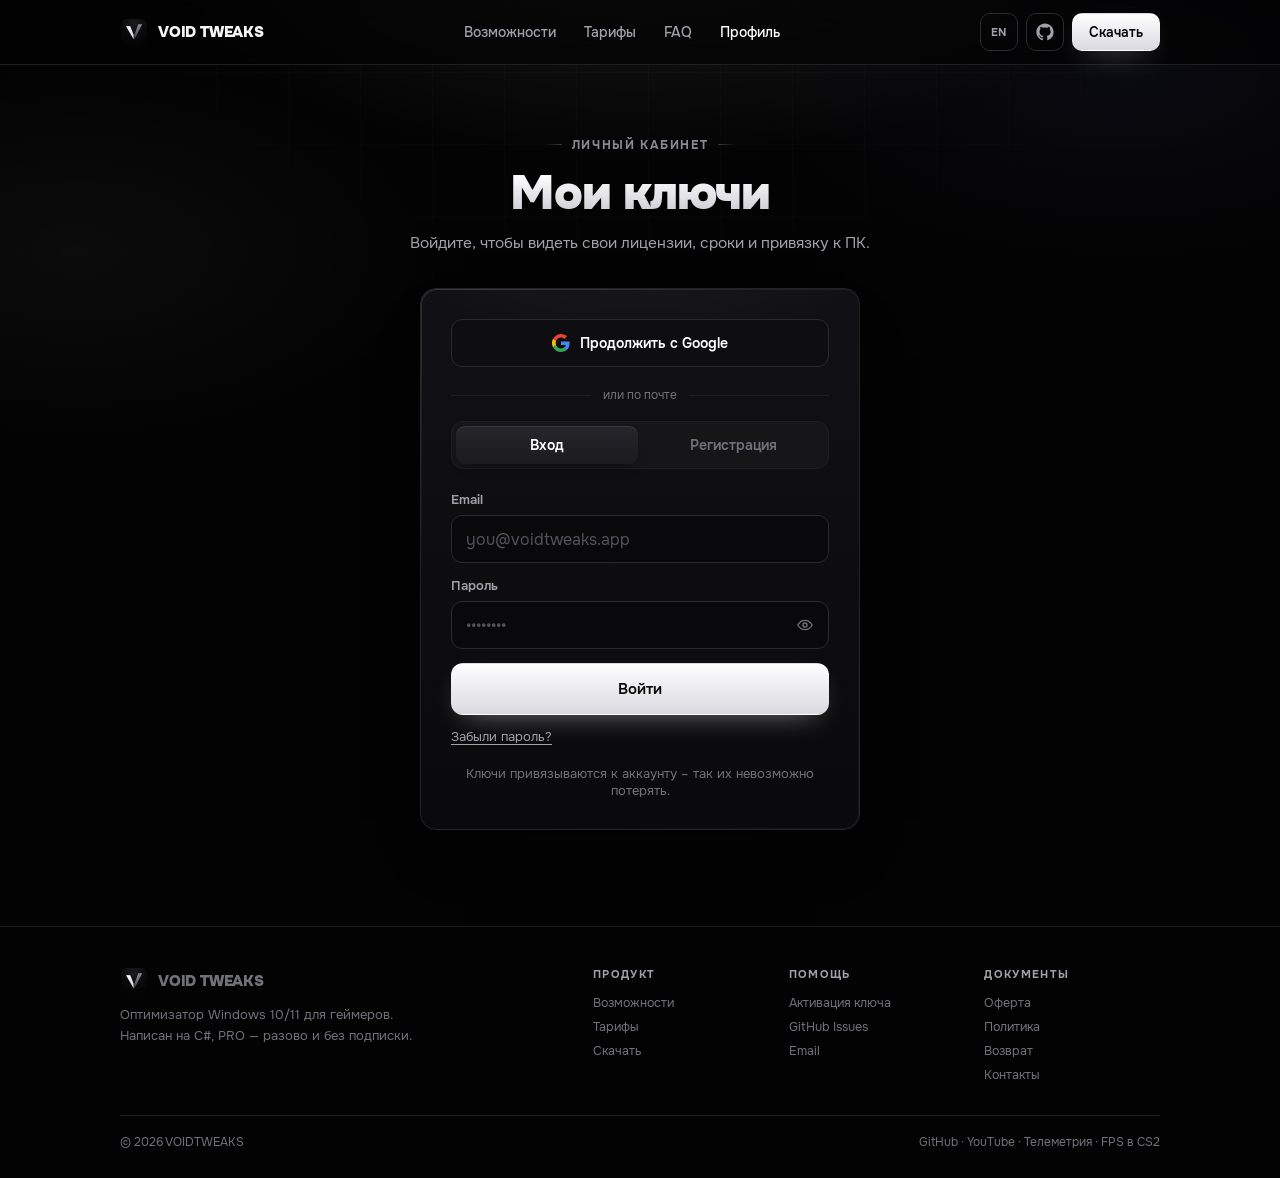
<file: docs/account.html>
<!DOCTYPE html>
<html lang="ru">
<head>
<meta charset="UTF-8" />
<meta name="viewport" content="width=device-width, initial-scale=1, viewport-fit=cover" />
<title>Профиль – VOIDTWEAKS</title>
<meta name="description" content="Личный кабинет VOIDTWEAKS: вход, регистрация и ваши лицензионные ключи." />
<meta name="robots" content="noindex, nofollow" />
<meta name="theme-color" content="#030303" />
<meta name="color-scheme" content="dark" />
<meta http-equiv="Referrer-Policy" content="no-referrer" />
<meta http-equiv="Content-Security-Policy" content="default-src 'self'; script-src 'self' 'unsafe-inline' https://static.cloudflareinsights.com; script-src-attr 'none'; frame-src 'none'; style-src 'self' 'unsafe-inline'; img-src 'self' data:; font-src 'self'; connect-src 'self' https://api.voidtweaks.ru https://voidtweaks.onrender.com https://mzkvqlbcrxaibpizuuuk.supabase.co https://cloudflareinsights.com; base-uri 'none'; object-src 'none'; form-action 'self'" />
<script>
(function(){try{if(window.top!==window.self){window.top.location=window.self.location}}catch(e){document.documentElement.style.display='none'}})();
</script>
<link rel="icon" type="image/png" sizes="192x192" href="logo-192.png">
<link rel="apple-touch-icon" href="logo-192.png">
<link rel="preload" href="fonts/onest-400.woff2" as="font" type="font/woff2" crossorigin>
<link rel="preload" href="fonts/onest-600.woff2" as="font" type="font/woff2" crossorigin>
<link rel="preload" href="fonts/onest-800.woff2" as="font" type="font/woff2" crossorigin>
<link rel="preconnect" href="https://api.voidtweaks.ru" crossorigin>
<link rel="preconnect" href="https://voidtweaks.onrender.com" crossorigin>
<link rel="preconnect" href="https://mzkvqlbcrxaibpizuuuk.supabase.co" crossorigin>
<style>
@font-face { font-family: 'Onest'; src: url('fonts/onest-400.woff2') format('woff2'); font-weight: 400; font-style: normal; font-display: swap; }
@font-face { font-family: 'Onest'; src: url('fonts/onest-500.woff2') format('woff2'); font-weight: 500; font-style: normal; font-display: swap; }
@font-face { font-family: 'Onest'; src: url('fonts/onest-600.woff2') format('woff2'); font-weight: 600; font-style: normal; font-display: swap; }
@font-face { font-family: 'Onest'; src: url('fonts/onest-700.woff2') format('woff2'); font-weight: 700; font-style: normal; font-display: swap; }
@font-face { font-family: 'Onest'; src: url('fonts/onest-800.woff2') format('woff2'); font-weight: 800; font-style: normal; font-display: swap; }

:root {
  --bg: #030303;
  --surface: #0D0D0F;
  --surface-2: #131316;
  --line: #1F1F23;
  --line-2: #2A2A2E;
  --text: #F5F5F7;
  --text-2: #A1A1AA;
  --text-3: #71717A;
  --success: #4ADE80;
  --danger: #F87171;
  --warn: #FBBF24;
  --grad-white: linear-gradient(180deg, #FFFFFF 0%, #D9D9E0 100%);
  --radius: 16px;
  --fx-ease: cubic-bezier(.22,1,.36,1);
  --font: 'Onest', -apple-system, BlinkMacSystemFont, 'Segoe UI', sans-serif;
}
* { box-sizing: border-box; }
html { scroll-behavior: smooth; -webkit-text-size-adjust: 100%; }
body {
  margin: 0; min-height: 100vh; font-family: var(--font); color: var(--text);
  background: var(--bg); -webkit-font-smoothing: antialiased; text-rendering: optimizeLegibility;
  background-image: radial-gradient(ellipse 60% 40% at 50% 0%, rgba(255,255,255,.07), transparent 70%);
  background-repeat: no-repeat;
}
a { color: inherit; text-decoration: none; }
button, input { font: inherit; }
button { cursor: pointer; }
.container { width: min(100% - 32px, 1040px); margin: 0 auto; }
.sr-only { position: absolute; width: 1px; height: 1px; padding: 0; margin: -1px; overflow: hidden; clip: rect(0,0,0,0); white-space: nowrap; border: 0; }

/* ---------- nav ---------- */
.nav { position: sticky; top: 0; z-index: 100; background: rgba(3,3,3,0.85); backdrop-filter: blur(12px); -webkit-backdrop-filter: blur(12px); border-bottom: 1px solid var(--line); }
.nav-inner { display: flex; align-items: center; justify-content: space-between; gap: 16px; height: 64px; }
.brand { display: flex; align-items: center; gap: 10px; font-weight: 800; font-size: 15px; letter-spacing: -0.2px; }
.brand img { width: 28px; height: 28px; }
.nav-links { display: flex; gap: 4px; font-size: 14px; font-weight: 500; }
.nav-links a { padding: 8px 12px; border-radius: 8px; color: var(--text-2); }
.nav-links a:hover { color: #fff; }
.nav-links a.active { color: #fff; }
.nav-cta { display: flex; align-items: center; gap: 8px; }
.nav .btn { height: 38px; padding: 0 16px; font-size: 13.5px; border-radius: 10px; }
.nav-icon { display: inline-flex; align-items: center; justify-content: center; width: 38px; height: 38px; border-radius: 10px; border: 1px solid var(--line-2); color: var(--text-2); transition: color .15s ease, border-color .15s ease; }
.nav-icon:hover { color: #fff; border-color: #52525B; }
.nav-icon svg { width: 18px; height: 18px; }
.nav-lang { display: inline-flex; align-items: center; justify-content: center; min-width: 38px; height: 38px; padding: 0 9px; border-radius: 10px; border: 1px solid var(--line-2); background: transparent; color: var(--text-2); font-size: 11px; font-weight: 700; letter-spacing: .08em; transition: color .15s ease, border-color .15s ease; }
.nav-lang:hover { color: #fff; border-color: #52525B; }
.nav-burger { display: none; width: 38px; height: 38px; border-radius: 10px; border: 1px solid var(--line-2); background: transparent; position: relative; flex-shrink: 0; }
.nav-burger span { position: absolute; left: 10px; right: 10px; height: 1.5px; border-radius: 2px; background: #fff; transition: transform .3s var(--fx-ease), opacity .2s ease; }
.nav-burger span:nth-child(1) { top: 13px; }
.nav-burger span:nth-child(2) { top: 18.5px; }
.nav-burger span:nth-child(3) { top: 24px; }
.nav-burger[aria-expanded="true"] span:nth-child(1) { transform: translateY(5.5px) rotate(45deg); }
.nav-burger[aria-expanded="true"] span:nth-child(2) { opacity: 0; }
.nav-burger[aria-expanded="true"] span:nth-child(3) { transform: translateY(-5.5px) rotate(-45deg); }
.nav-drawer { display: none; }
@media (max-width: 760px) {
  .nav-links { display: none; }
  .nav-icon { display: none; }
  .nav-burger { display: block; }
  .nav .btn { height: 44px; padding: 0 18px; }
  .nav-lang, .nav-burger { width: 44px; height: 44px; }
  .nav-burger span { left: 11px; right: 11px; }
  .nav-burger span:nth-child(1) { top: 15px; }
  .nav-burger span:nth-child(2) { top: 21px; }
  .nav-burger span:nth-child(3) { top: 27px; }
  .nav-burger[aria-expanded="true"] span:nth-child(1) { transform: translateY(6px) rotate(45deg); }
  .nav-burger[aria-expanded="true"] span:nth-child(3) { transform: translateY(-6px) rotate(-45deg); }
  .nav-drawer.open {
    display: block; position: fixed; top: 64px; left: 0; right: 0; z-index: 99;
    background: #070708; border-bottom: 1px solid var(--line);
    padding: 6px 16px 18px; box-shadow: 0 30px 60px -20px rgba(0,0,0,.9);
  }
  .nav-drawer.open a { display: block; padding: 14px 4px; font-size: 16px; font-weight: 600; color: var(--text-2); border-bottom: 1px solid var(--line); }
  .nav-drawer.open a:hover { color: #fff; }
  .nav-drawer.open .drawer-cta { margin-top: 14px; border: 0; border-radius: 12px; text-align: center; background: var(--grad-white); color: #09090B; font-weight: 700; padding: 14px 16px; }
}
@media (max-width: 400px) { .nav-cta .btn { display: none; } }

/* ---------- buttons ---------- */
.btn { display: inline-flex; align-items: center; justify-content: center; gap: 9px; height: 48px; padding: 0 22px; border-radius: 12px; border: 1px solid transparent; font-weight: 600; font-size: 14.5px; white-space: nowrap; transition: background-color .15s ease, border-color .15s ease, color .15s ease, opacity .15s ease; }
.btn-primary { background: var(--grad-white); color: #09090B; }
.btn-primary:hover { background: #fff; }
.btn-ghost { background: transparent; color: var(--text-2); border-color: var(--line-2); }
.btn-ghost:hover { color: #fff; border-color: #52525B; }
.btn-lg { height: 52px; padding: 0 26px; font-size: 15px; }
.btn-block { width: 100%; }
.btn:disabled { opacity: .55; cursor: not-allowed; }
.btn[aria-busy="true"] { opacity: .85; cursor: wait; }

/* ---------- layout ---------- */
.account { padding: 56px 0 80px; }
.account-head { max-width: 640px; margin: 0 auto 32px; text-align: center; }
.eyebrow { display: inline-flex; align-items: center; gap: 10px; font-size: 12px; font-weight: 700; letter-spacing: 1.6px; text-transform: uppercase; color: var(--text-3); margin-bottom: 14px; }
.eyebrow::before, .eyebrow::after { content: ""; width: 18px; height: 1px; background: var(--line-2); }
.account-head h1 { font-size: clamp(30px, 5vw, 48px); line-height: 1.1; letter-spacing: -.03em; margin: 0 0 12px; font-weight: 800; }
.account-head p { margin: 0; color: var(--text-2); font-size: 15.5px; line-height: 1.6; }
.card { background: var(--surface); border: 1px solid var(--line); border-radius: var(--radius); box-shadow: inset 0 1px 0 rgba(255,255,255,.04); }

/* ---------- auth ---------- */
.auth-card { max-width: 440px; margin: 0 auto; padding: 26px; }
.auth-tabs { display: grid; grid-template-columns: 1fr 1fr; gap: 4px; padding: 4px; background: var(--surface-2); border: 1px solid var(--line); border-radius: 12px; margin-bottom: 22px; }
.auth-tab { height: 38px; border: 0; border-radius: 9px; background: transparent; color: var(--text-3); font-weight: 600; font-size: 14px; }
.auth-tab[aria-selected="true"] { background: #1A1A1E; color: #fff; box-shadow: 0 1px 0 rgba(255,255,255,.06) inset; }
.field { margin-bottom: 14px; }
.field label { display: block; margin-bottom: 7px; font-size: 13px; font-weight: 600; color: var(--text-2); }
.field input {
  width: 100%; height: 48px; padding: 0 14px; border-radius: 11px; border: 1px solid var(--line-2);
  background: #09090B; color: #fff; outline: none; transition: border-color .15s ease, box-shadow .15s ease;
}
.field input::placeholder { color: #52525B; }
.field input:focus { border-color: #52525B; box-shadow: 0 0 0 3px rgba(255,255,255,.06); }
.field input:disabled { opacity: .6; }
.form-note { margin: 12px 0 0; font-size: 12.5px; line-height: 1.5; color: var(--text-3); }
.form-note a { color: var(--text-2); text-decoration: underline; }
.form-msg { display: none; margin: 14px 0 0; padding: 11px 13px; border-radius: 10px; font-size: 13.5px; line-height: 1.45; }
.form-msg.show { display: block; }
.form-msg.ok { background: rgba(74,222,128,.08); border: 1px solid rgba(74,222,128,.22); color: #BBF7D0; }
.form-msg.err { background: rgba(248,113,113,.08); border: 1px solid rgba(248,113,113,.22); color: #FECACA; }
.form-msg.info { background: rgba(255,255,255,.04); border: 1px solid var(--line-2); color: var(--text-2); }
.link-btn { display: inline; padding: 0; border: 0; background: none; color: var(--text-2); font-size: 13px; text-decoration: underline; text-underline-offset: 3px; }
.link-btn:hover { color: #fff; }
.link-btn:disabled { color: var(--text-3); opacity: .85; cursor: default; }
.pass-field { position: relative; }
.pass-field input { padding-right: 46px; }
.eye-btn { position: absolute; right: 7px; bottom: 7px; width: 34px; height: 34px; display: flex; align-items: center; justify-content: center; border: 0; border-radius: 8px; background: transparent; color: var(--text-3); cursor: pointer; transition: color .15s ease, background-color .15s ease; }
.eye-btn:hover { color: #fff; background: rgba(255,255,255,.06); }
.eye-btn:focus-visible { outline: 2px solid #52525B; outline-offset: 1px; }
.eye-btn svg { width: 18px; height: 18px; }
.eye-btn .eye-off { display: none; }
.eye-btn.is-on { color: #fff; }
.eye-btn.is-on .eye-open { display: none; }
.eye-btn.is-on .eye-off { display: block; }
.btn-spin { display: inline-block; width: 14px; height: 14px; border: 2px solid rgba(9,9,11,.25); border-top-color: currentColor; border-radius: 50%; animation: btnspin .7s linear infinite; }
@keyframes btnspin { to { transform: rotate(360deg); } }
@media (prefers-reduced-motion: reduce) { .btn-spin { animation-duration: 1.6s; } }
.auth-alt { margin-top: 18px; text-align: center; font-size: 13px; color: var(--text-3); }

/* ---------- social auth ---------- */
.auth-social { display: grid; gap: 10px; }
.social-btn { display: inline-flex; align-items: center; justify-content: center; gap: 10px; width: 100%; height: 48px; padding: 0 16px; border-radius: 11px; border: 1px solid var(--line-2); background: #0E0E11; color: #fff; font-size: 14px; font-weight: 600; transition: background-color .15s ease, border-color .15s ease, opacity .15s ease; }
.social-btn:hover { background: #151518; border-color: #3F3F46; }
.social-btn:disabled { opacity: .55; cursor: progress; }
.social-btn svg, .social-btn .social-ya { width: 18px; height: 18px; flex: 0 0 auto; }
.social-ya { display: inline-flex; align-items: center; justify-content: center; border-radius: 50%; background: #FC3F1D; color: #fff; font-size: 10.5px; font-weight: 800; line-height: 1; }
.auth-divider { display: flex; align-items: center; gap: 12px; margin: 20px 0 18px; color: var(--text-3); font-size: 12px; }
.auth-divider::before, .auth-divider::after { content: ""; flex: 1; height: 1px; background: var(--line); }
.auth-social .form-msg { margin-top: 0; }
@media (max-width: 400px) {
  .social-btn { height: 46px; padding: 0 12px; gap: 8px; font-size: 13px; }
}

/* ---------- dashboard ---------- */
.dash-head { display: flex; align-items: flex-start; justify-content: space-between; gap: 16px; margin-bottom: 22px; flex-wrap: wrap; }
.dash-user { min-width: 0; }
.dash-user .label { display: block; font-size: 12px; font-weight: 700; letter-spacing: 1.2px; text-transform: uppercase; color: var(--text-3); margin-bottom: 5px; }
.dash-user .email { font-size: 18px; font-weight: 700; overflow: hidden; text-overflow: ellipsis; white-space: nowrap; }
.dash-actions { display: flex; gap: 8px; flex-wrap: wrap; }
.dash-actions .btn { height: 40px; padding: 0 15px; font-size: 13.5px; border-radius: 10px; }
.section-title { display: flex; align-items: center; justify-content: space-between; gap: 12px; margin: 30px 0 12px; }
.section-title h2 { margin: 0; font-size: 18px; letter-spacing: -.01em; }
.section-title .count { color: var(--text-3); font-size: 13px; font-weight: 600; }
.keys { display: grid; gap: 12px; }
.key-card { padding: 18px; border-radius: 14px; background: var(--surface); border: 1px solid var(--line); }
.key-top { display: flex; align-items: flex-start; justify-content: space-between; gap: 12px; flex-wrap: wrap; }
.key-value { font-family: ui-monospace, SFMono-Regular, 'Cascadia Code', Consolas, monospace; font-size: clamp(16px, 2.4vw, 20px); font-weight: 700; letter-spacing: .08em; line-height: 1.2; word-break: break-all; }
.key-plan { color: var(--text-2); font-size: 13px; font-weight: 600; margin-top: 4px; }
.key-badge { display: inline-flex; align-items: center; gap: 6px; padding: 5px 9px; border-radius: 999px; font-size: 11.5px; font-weight: 700; letter-spacing: .02em; white-space: nowrap; }
.key-badge i { width: 6px; height: 6px; border-radius: 50%; background: currentColor; }
.key-badge.active { color: #86EFAC; background: rgba(74,222,128,.08); border: 1px solid rgba(74,222,128,.2); }
.key-badge.expired { color: #FCA5A5; background: rgba(248,113,113,.08); border: 1px solid rgba(248,113,113,.2); }
.key-badge.inactive { color: #FCD34D; background: rgba(251,191,36,.08); border: 1px solid rgba(251,191,36,.2); }
.key-meta { display: grid; grid-template-columns: repeat(3, minmax(0, 1fr)); gap: 12px; margin-top: 16px; padding-top: 14px; border-top: 1px solid var(--line); }
.key-meta div { min-width: 0; }
.key-meta .k { display: block; font-size: 11px; font-weight: 700; letter-spacing: .06em; text-transform: uppercase; color: var(--text-3); margin-bottom: 4px; }
.key-meta .v { font-size: 13.5px; color: var(--text-2); overflow: hidden; text-overflow: ellipsis; white-space: nowrap; }
.key-foot { display: flex; gap: 8px; margin-top: 14px; flex-wrap: wrap; }
.key-foot .btn { height: 38px; padding: 0 14px; font-size: 13px; border-radius: 9px; }
@media (max-width: 620px) {
  .key-meta { grid-template-columns: 1fr 1fr; }
  .key-top { align-items: stretch; }
  .key-badge { align-self: flex-start; }
}
.empty { padding: 30px 20px; text-align: center; border: 1px dashed var(--line-2); border-radius: 14px; color: var(--text-3); }
.empty strong { display: block; color: var(--text-2); font-size: 15px; margin-bottom: 5px; }
.empty p { margin: 0 0 16px; font-size: 13.5px; line-height: 1.5; }
.add-key { margin-top: 16px; padding: 18px; border-radius: 14px; background: var(--surface-2); border: 1px solid var(--line); }
.add-key summary { cursor: pointer; font-size: 13.5px; font-weight: 600; color: var(--text-2); list-style: none; }
.add-key summary::-webkit-details-marker { display: none; }
.add-key summary::before { content: '+'; display: inline-block; width: 18px; color: var(--text-3); }
.add-key[open] summary::before { content: '−'; }
.add-key form { display: flex; gap: 8px; margin-top: 14px; }
.add-key input { flex: 1; min-width: 0; height: 44px; padding: 0 12px; border-radius: 10px; border: 1px solid var(--line-2); background: #09090B; color: #fff; outline: none; font-family: ui-monospace, monospace; text-transform: uppercase; }
.add-key input:focus { border-color: #52525B; }
.add-key .btn { height: 44px; padding: 0 16px; border-radius: 10px; }
@media (max-width: 560px) { .add-key form { flex-direction: column; } }
.orders { display: grid; gap: 8px; }
.order-row { display: flex; align-items: center; justify-content: space-between; gap: 12px; padding: 12px 14px; border-radius: 11px; background: var(--surface); border: 1px solid var(--line); font-size: 13px; }
.order-row .left { min-width: 0; }
.order-row .plan { font-weight: 600; color: var(--text-2); }
.order-row .date { color: var(--text-3); font-size: 12px; margin-top: 2px; }
.order-row .status { color: var(--text-3); font-size: 12px; white-space: nowrap; }
.foot { border-top: 1px solid var(--line); padding: 40px 0 28px; color: var(--text-3); font-size: 12.5px; }
.foot-main { display: grid; grid-template-columns: 1.4fr 1.8fr; gap: 32px; }
.foot-brand .brand { margin-bottom: 10px; }
.foot-brand p { margin: 0; max-width: 300px; line-height: 1.6; font-size: 13px; }
.foot-cols { display: grid; grid-template-columns: repeat(3, minmax(0, 1fr)); gap: 20px; }
.foot-cols h4 { margin: 0 0 10px; font-size: 11px; font-weight: 700; letter-spacing: .12em; text-transform: uppercase; color: var(--text-2); }
.foot-cols a { display: block; padding: 4px 0; color: var(--text-3); }
.foot-cols a:hover { color: #fff; }
.foot-bottom { border-top: 1px solid var(--line); margin-top: 28px; padding-top: 18px; display: flex; justify-content: space-between; gap: 14px; flex-wrap: wrap; font-size: 12px; }
.foot a:hover { color: #fff; }
@media (max-width: 760px) {
  .foot-main { grid-template-columns: 1fr; gap: 24px; }
  .foot-cols { grid-template-columns: 1fr 1fr; gap: 16px; }
}

/* ---------- visual polish ---------- */
body {
  background-color: var(--bg);
  background-image:
    radial-gradient(ellipse 58% 42% at 50% -10%, rgba(255,255,255,.10), transparent 68%),
    radial-gradient(ellipse 42% 30% at 88% 8%, rgba(125,125,255,.06), transparent 70%),
    radial-gradient(ellipse 40% 30% at 6% 28%, rgba(255,255,255,.035), transparent 70%);
  background-repeat: no-repeat;
  background-attachment: fixed;
}
body::before {
  content: ""; position: fixed; inset: 0; z-index: 0; pointer-events: none;
  background-image:
    linear-gradient(rgba(255,255,255,.022) 1px, transparent 1px),
    linear-gradient(90deg, rgba(255,255,255,.022) 1px, transparent 1px);
  background-size: 72px 72px;
  -webkit-mask-image: radial-gradient(ellipse 75% 55% at 50% 0%, #000 10%, transparent 78%);
  mask-image: radial-gradient(ellipse 75% 55% at 50% 0%, #000 10%, transparent 78%);
}
.nav, main, .foot { position: relative; z-index: 1; }
.nav { background: rgba(3,3,3,.72); }
.account { padding: 64px 0 96px; }

.account-head h1 {
  background: linear-gradient(180deg, #fff 15%, #B9B9C4 115%);
  -webkit-background-clip: text; background-clip: text; color: transparent;
}
.account-head p { max-width: 520px; margin: 0 auto; }
.eyebrow { color: #8A8A94; }
.eyebrow::before { background: linear-gradient(90deg, transparent, #3A3A40); }
.eyebrow::after { background: linear-gradient(90deg, #3A3A40, transparent); }

.card {
  background: linear-gradient(180deg, rgba(20,20,24,.94), rgba(11,11,13,.96));
  border-color: #232329;
  box-shadow: 0 30px 70px -40px rgba(0,0,0,.95), inset 0 1px 0 rgba(255,255,255,.055);
}
.btn { transition: background-color .18s ease, border-color .18s ease, color .18s ease, transform .18s ease, box-shadow .18s ease; }
.btn:hover { transform: translateY(-1px); }
.btn:active { transform: translateY(0); }
.btn-primary { box-shadow: 0 10px 30px -14px rgba(255,255,255,.55); }
.btn-primary:hover { box-shadow: 0 14px 34px -14px rgba(255,255,255,.7); }

.auth-card {
  position: relative; padding: 30px; overflow: hidden;
  background:
    radial-gradient(ellipse 120% 70% at 50% -30%, rgba(255,255,255,.075), transparent 60%),
    linear-gradient(180deg, rgba(18,18,22,.96), rgba(10,10,12,.98));
}
.auth-card::after {
  content: ""; position: absolute; inset: 0; border-radius: inherit; pointer-events: none;
  border: 1px solid transparent;
  background: linear-gradient(140deg, rgba(255,255,255,.14), transparent 32%, transparent 68%, rgba(255,255,255,.06)) border-box;
  -webkit-mask: linear-gradient(#000 0 0) padding-box, linear-gradient(#000 0 0);
  -webkit-mask-composite: xor; mask-composite: exclude;
}
.auth-tabs { background: rgba(255,255,255,.028); }
.auth-tab[aria-selected="true"] { background: linear-gradient(180deg, #26262C, #1A1A1F); box-shadow: 0 1px 0 rgba(255,255,255,.08) inset, 0 6px 16px -10px rgba(0,0,0,.9); }

.dash-head {
  align-items: center; padding: 18px 20px; margin-bottom: 10px;
  border: 1px solid var(--line); border-radius: 16px;
  background: linear-gradient(120deg, rgba(255,255,255,.05), rgba(255,255,255,.014) 46%, transparent 80%);
}
.dash-user { display: flex; align-items: center; gap: 14px; min-width: 0; }
.dash-user-info { min-width: 0; }
.avatar {
  width: 48px; height: 48px; flex-shrink: 0; border-radius: 15px;
  display: grid; place-items: center; font-size: 18px; font-weight: 800; color: #09090B;
  background: var(--grad-white); box-shadow: 0 10px 26px -12px rgba(255,255,255,.5);
}
.dash-user .email { font-size: 17px; }

.section-title { margin: 34px 0 12px; padding-bottom: 10px; border-bottom: 1px solid var(--line); }
.section-title h2 { font-size: 16px; text-transform: uppercase; letter-spacing: .08em; color: var(--text-2); }

.key-card {
  position: relative; overflow: hidden; padding: 20px;
  transition: border-color .22s ease, transform .22s ease, box-shadow .22s ease;
}
.key-card::after {
  content: ""; position: absolute; top: -150px; right: -110px; width: 260px; height: 260px;
  background: radial-gradient(circle, rgba(255,255,255,.07), transparent 68%); pointer-events: none;
}
.key-card:hover { transform: translateY(-2px); border-color: #34343B; box-shadow: 0 24px 50px -34px rgba(0,0,0,.9), inset 0 1px 0 rgba(255,255,255,.06); }
.key-value { color: #fff; text-shadow: 0 0 22px rgba(255,255,255,.14); }
.key-badge.active { box-shadow: 0 0 20px -7px rgba(74,222,128,.55); }

.order-row { transition: border-color .18s ease, background-color .18s ease; }
.order-row:hover { border-color: #2E2E35; background: #101013; }
.order-status { display: inline-flex; align-items: center; gap: 6px; padding: 4px 9px; border-radius: 999px; font-size: 11.5px; font-weight: 700; white-space: nowrap; }
.order-status::before { content: ""; width: 5px; height: 5px; border-radius: 50%; background: currentColor; }
.order-status.ok { color: #86EFAC; background: rgba(74,222,128,.08); }
.order-status.pending { color: #FCD34D; background: rgba(251,191,36,.08); }
.order-status.bad { color: #FCA5A5; background: rgba(248,113,113,.08); }

/* ---------- admin ---------- */
.admin { margin-top: 46px; padding-top: 36px; border-top: 1px solid var(--line); }
.admin-head { display: flex; align-items: flex-end; justify-content: space-between; gap: 16px; flex-wrap: wrap; margin-bottom: 18px; }
.admin-head h2 { margin: 0 0 6px; font-size: 24px; letter-spacing: -.02em; }
.admin-head p { margin: 0; color: var(--text-3); font-size: 13.5px; }
.admin-head .eyebrow { margin-bottom: 8px; }
.admin-chip { display: inline-flex; align-items: center; gap: 7px; padding: 6px 11px; border-radius: 999px; border: 1px solid rgba(74,222,128,.24); background: rgba(74,222,128,.07); color: #86EFAC; font-size: 11px; font-weight: 800; letter-spacing: .1em; text-transform: uppercase; }
.admin-chip i { width: 6px; height: 6px; border-radius: 50%; background: currentColor; animation: pulse 2.2s infinite; }
@keyframes pulse { 0% { box-shadow: 0 0 0 0 rgba(74,222,128,.5); } 70% { box-shadow: 0 0 0 7px rgba(74,222,128,0); } 100% { box-shadow: 0 0 0 0 rgba(74,222,128,0); } }

.stats { display: grid; grid-template-columns: repeat(4, minmax(0, 1fr)); gap: 10px; margin-bottom: 22px; }
.stat { position: relative; overflow: hidden; padding: 16px; border-radius: 14px; border: 1px solid var(--line); background: linear-gradient(160deg, rgba(255,255,255,.05), rgba(255,255,255,.012) 55%, transparent); }
.stat::after { content: ""; position: absolute; top: -60px; right: -50px; width: 130px; height: 130px; background: radial-gradient(circle, rgba(255,255,255,.06), transparent 70%); }
.stat .k { display: block; font-size: 10.5px; font-weight: 800; letter-spacing: .1em; text-transform: uppercase; color: var(--text-3); }
.stat .v { display: block; margin-top: 8px; font-size: 26px; font-weight: 800; letter-spacing: -.03em; color: #fff; line-height: 1; }
.stat .s { display: block; margin-top: 6px; font-size: 11.5px; color: var(--text-3); }
@media (max-width: 760px) { .stats { grid-template-columns: 1fr 1fr; } }

.admin-toolbar { display: flex; align-items: center; justify-content: space-between; gap: 10px; flex-wrap: wrap; margin-bottom: 12px; }
.admin-tabs { display: flex; gap: 3px; padding: 4px; border: 1px solid var(--line); border-radius: 11px; background: var(--surface-2); max-width: 100%; overflow-x: auto; scrollbar-width: none; }
.admin-tabs::-webkit-scrollbar { display: none; }
.admin-tab { border: 0; background: transparent; color: var(--text-3); padding: 7px 13px; border-radius: 8px; font-size: 13px; font-weight: 600; white-space: nowrap; transition: color .15s ease, background-color .15s ease; }
.admin-tab:hover { color: #fff; }
.admin-tab[aria-selected="true"] { background: #1E1E24; color: #fff; box-shadow: inset 0 1px 0 rgba(255,255,255,.06); }
.admin-search { height: 40px; min-width: 200px; flex: 0 1 260px; padding: 0 13px; border-radius: 10px; border: 1px solid var(--line-2); background: #09090B; color: #fff; outline: none; font-size: 13px; }
.admin-search::placeholder { color: #52525B; }
.admin-search:focus { border-color: #52525B; box-shadow: 0 0 0 3px rgba(255,255,255,.05); }
.admin-filters { display: flex; gap: 6px; align-items: center; flex: 0 1 auto; }
.admin-filters .mini-btn { height: 40px; padding: 0 14px; border-radius: 10px; }
.table-wrap { overflow-x: auto; border: 1px solid var(--line); border-radius: 14px; background: var(--surface); }
.admin-table { width: 100%; min-width: 680px; border-collapse: collapse; font-size: 13px; }
.admin-table th { padding: 11px 14px; text-align: left; border-bottom: 1px solid var(--line); background: rgba(255,255,255,.022); color: var(--text-3); font-size: 10.5px; font-weight: 800; letter-spacing: .09em; text-transform: uppercase; white-space: nowrap; }
.admin-table td { padding: 11px 14px; border-bottom: 1px solid var(--line); color: var(--text-2); vertical-align: middle; }
.admin-table tr:last-child td { border-bottom: 0; }
.admin-table tbody tr { transition: background-color .15s ease; }
.admin-table tbody tr:hover { background: rgba(255,255,255,.024); }
.admin-table .mono { font-family: ui-monospace, SFMono-Regular, 'Cascadia Code', Consolas, monospace; color: #fff; font-size: 12px; letter-spacing: .04em; white-space: nowrap; }
.admin-table .strong { color: #fff; font-weight: 600; }
.admin-table .muted { color: var(--text-3); font-size: 12px; }
.admin-table .empty-row td { padding: 28px 14px; text-align: center; color: var(--text-3); }
.row-actions { display: flex; gap: 6px; flex-wrap: wrap; }
.mini-btn { height: 30px; padding: 0 10px; border-radius: 8px; border: 1px solid var(--line-2); background: transparent; color: var(--text-2); font-size: 12px; font-weight: 600; transition: color .15s ease, border-color .15s ease, background-color .15s ease; }
.mini-btn:hover { color: #fff; border-color: #52525B; background: rgba(255,255,255,.03); }
.mini-btn.danger:hover { color: #FCA5A5; border-color: rgba(248,113,113,.42); background: rgba(248,113,113,.06); }
.mini-btn:disabled { opacity: .45; cursor: wait; }
.status-pill { display: inline-flex; align-items: center; gap: 6px; padding: 4px 8px; border-radius: 999px; font-size: 11px; font-weight: 700; white-space: nowrap; }
.status-pill::before { content: ""; width: 5px; height: 5px; border-radius: 50%; background: currentColor; }
.status-pill.ok { color: #86EFAC; background: rgba(74,222,128,.08); }
.status-pill.pending { color: #FCD34D; background: rgba(251,191,36,.08); }
.status-pill.bad { color: #FCA5A5; background: rgba(248,113,113,.08); }
.status-pill.neutral { color: var(--text-3); background: rgba(255,255,255,.05); }
.admin-empty { padding: 30px 16px; text-align: center; color: var(--text-3); font-size: 13.5px; }

@keyframes rise { from { opacity: 0; transform: translateY(12px); } to { opacity: 1; transform: none; } }
.auth-card { animation: rise .55s var(--fx-ease) both; }
#dashboard > * { animation: rise .5s var(--fx-ease) both; }
#dashboard > *:nth-child(2) { animation-delay: .03s; }
#dashboard > *:nth-child(3) { animation-delay: .06s; }
#dashboard > *:nth-child(4) { animation-delay: .09s; }
#dashboard > *:nth-child(5) { animation-delay: .12s; }
#dashboard > *:nth-child(6) { animation-delay: .15s; }
@media (max-width: 560px) {
  .account { padding: 44px 0 72px; }
  .dash-head { padding: 16px; }
  .dash-actions { width: 100%; }
  .dash-actions .btn { flex: 1; }
  .avatar { width: 42px; height: 42px; border-radius: 13px; font-size: 16px; }
}
[hidden] { display: none !important; }
</style>
</head>
<body>
<svg width="0" height="0" style="position:absolute;overflow:hidden" aria-hidden="true" focusable="false">
  <symbol id="i-eye" viewBox="0 0 24 24"><path d="M2.5 12S6 5.8 12 5.8 21.5 12 21.5 12 18 18.2 12 18.2 2.5 12 2.5 12Z"/><circle cx="12" cy="12" r="2.7"/></symbol>
  <symbol id="i-eye-off" viewBox="0 0 24 24"><path d="M3 3l18 18"/><path d="M10.6 6.1A10.8 10.8 0 0 1 12 6c6 0 9.5 6 9.5 6a17.6 17.6 0 0 1-3.4 3.9"/><path d="M6.4 6.9C3.5 8.6 2.5 12 2.5 12S6 18 12 18c1.3 0 2.5-.3 3.6-.8"/></symbol>
</svg>

<header class="nav">
  <div class="container nav-inner">
    <a href="./" class="brand"><img src="logo-112.png" alt="" width="28" height="28"><span>VOID TWEAKS</span></a>
    <nav class="nav-links" aria-label="Разделы">
      <a href="./#features">Возможности</a>
      <a href="./#pricing">Тарифы</a>
      <a href="./#faq">FAQ</a>
      <a href="account.html" class="active" aria-current="page">Профиль</a>
    </nav>
    <div class="nav-cta">
      <button type="button" class="nav-lang" id="langBtn" aria-label="Switch to English">EN</button>
      <a class="nav-icon" href="https://github.com/voidtweaksapp/voidtweaks" target="_blank" rel="noopener" aria-label="GitHub">
        <svg viewBox="0 0 24 24" fill="currentColor" aria-hidden="true"><path d="M12 .5C5.65.5.5 5.65.5 12c0 5.08 3.29 9.39 7.86 10.91.58.11.79-.25.79-.56v-2.17c-3.2.7-3.87-1.36-3.87-1.36-.52-1.33-1.28-1.69-1.28-1.69-1.05-.72.08-.7.08-.7 1.16.08 1.77 1.19 1.77 1.19 1.03 1.77 2.7 1.26 3.36.96.1-.75.4-1.26.73-1.55-2.55-.29-5.23-1.28-5.23-5.7 0-1.26.45-2.29 1.19-3.1-.12-.29-.52-1.46.11-3.05 0 0 .97-.31 3.18 1.18a11.1 11.1 0 0 1 5.79 0c2.21-1.49 3.18-1.18 3.18-1.18.63 1.59.23 2.76.11 3.05.74.81 1.19 1.84 1.19 3.1 0 4.43-2.69 5.41-5.25 5.69.41.35.78 1.05.78 2.12v3.14c0 .31.21.68.8.56A11.51 11.51 0 0 0 23.5 12C23.5 5.65 18.35.5 12 .5z"/></svg>
      </a>
      <a href="./#download" class="btn btn-primary">Скачать</a>
      <button type="button" class="nav-burger" id="navBurger" aria-label="Меню" aria-controls="navDrawer" aria-expanded="false">
        <span></span><span></span><span></span>
      </button>
    </div>
  </div>
</header>

<div class="nav-drawer" id="navDrawer">
  <a href="./#features">Возможности</a>
  <a href="./#pricing">Тарифы</a>
  <a href="./#faq">FAQ</a>
  <a href="account.html">Профиль</a>
  <a href="https://github.com/voidtweaksapp/voidtweaks" target="_blank" rel="noopener">GitHub</a>
  <a href="./#download" class="drawer-cta">Скачать</a>
</div>

<main class="account">
  <div class="container">
    <div class="account-head" id="pageHead">
      <span class="eyebrow">Личный кабинет</span>
      <h1 id="pageTitle">Мои ключи</h1>
      <p id="pageLead">Войдите, чтобы видеть свои лицензии, сроки и привязку к ПК.</p>
    </div>

    <!-- AUTH -->
    <section class="card auth-card" id="authPanel" aria-labelledby="authTitle">
      <h2 class="sr-only" id="authTitle">Вход и регистрация</h2>

      <div class="auth-social">
        <button type="button" class="social-btn" data-oauth="google">
          <svg viewBox="0 0 24 24" aria-hidden="true"><path fill="#4285F4" d="M23.49 12.27c0-.79-.07-1.54-.19-2.27H12v4.51h6.47a5.53 5.53 0 0 1-2.4 3.63v3h3.88c2.27-2.09 3.54-5.17 3.54-8.87z"/><path fill="#34A853" d="M12 24c3.24 0 5.95-1.08 7.94-2.91l-3.88-3c-1.08.72-2.45 1.16-4.06 1.16-3.12 0-5.77-2.11-6.71-4.96H1.28v3.09A11.99 11.99 0 0 0 12 24z"/><path fill="#FBBC05" d="M5.29 14.29a7.2 7.2 0 0 1 0-4.58V6.62H1.28a12 12 0 0 0 0 10.76l4.01-3.09z"/><path fill="#EA4335" d="M12 4.75c1.77 0 3.35.61 4.6 1.8l3.44-3.44C17.95 1.19 15.24 0 12 0 7.7 0 3.99 2.47 1.28 6.62l4.01 3.09C6.23 6.86 8.88 4.75 12 4.75z"/></svg>
          <span>Продолжить с Google</span>
        </button>
        <div class="form-msg" id="oauthMsg" role="status" aria-live="polite"></div>
      </div>

      <div class="auth-divider"><span>или по почте</span></div>

      <div class="auth-tabs" role="tablist" aria-label="Вход или регистрация">
        <button type="button" class="auth-tab" id="tabLogin" role="tab" aria-selected="true" aria-controls="loginForm">Вход</button>
        <button type="button" class="auth-tab" id="tabRegister" role="tab" aria-selected="false" aria-controls="registerForm">Регистрация</button>
      </div>

      <form id="loginForm" autocomplete="on">
        <div class="field">
          <label for="loginEmail">Email</label>
          <input id="loginEmail" name="email" type="email" inputmode="email" autocomplete="email" placeholder="you@voidtweaks.app" required />
        </div>
        <div class="field pass-field">
          <label for="loginPassword">Пароль</label>
          <input id="loginPassword" name="password" type="password" autocomplete="current-password" placeholder="••••••••" required />
          <button type="button" class="eye-btn" data-eye="loginPassword" aria-label="Показать пароль" aria-pressed="false"><svg class="eye-open" viewBox="0 0 24 24" fill="none" stroke="currentColor" stroke-width="1.8" stroke-linecap="round" stroke-linejoin="round"><use href="#i-eye"/></svg><svg class="eye-off" viewBox="0 0 24 24" fill="none" stroke="currentColor" stroke-width="1.8" stroke-linecap="round" stroke-linejoin="round"><use href="#i-eye-off"/></svg></button>
        </div>
        <button type="submit" class="btn btn-primary btn-block btn-lg" id="loginBtn">Войти</button>
        <div class="form-msg" id="loginMsg" role="status" aria-live="polite"></div>
        <p class="form-note"><button type="button" class="link-btn" id="forgotBtn">Забыли пароль?</button></p>
        <p class="form-note" id="resendNote" hidden><button type="button" class="link-btn" id="resendBtn">Не пришло письмо? Отправить ещё раз</button></p>
      </form>

      <form id="registerForm" autocomplete="on" hidden>
        <div class="field">
          <label for="regEmail">Email</label>
          <input id="regEmail" name="email" type="email" inputmode="email" autocomplete="email" placeholder="you@voidtweaks.app" required />
        </div>
        <div class="field pass-field">
          <label for="regPassword">Пароль</label>
          <input id="regPassword" name="password" type="password" autocomplete="new-password" placeholder="Минимум 8 символов" minlength="8" required />
          <button type="button" class="eye-btn" data-eye="regPassword" aria-label="Показать пароль" aria-pressed="false"><svg class="eye-open" viewBox="0 0 24 24" fill="none" stroke="currentColor" stroke-width="1.8" stroke-linecap="round" stroke-linejoin="round"><use href="#i-eye"/></svg><svg class="eye-off" viewBox="0 0 24 24" fill="none" stroke="currentColor" stroke-width="1.8" stroke-linecap="round" stroke-linejoin="round"><use href="#i-eye-off"/></svg></button>
        </div>
        <div class="field pass-field">
          <label for="regPassword2">Повторите пароль</label>
          <input id="regPassword2" name="password2" type="password" autocomplete="new-password" placeholder="Ещё раз" minlength="6" required />
          <button type="button" class="eye-btn" data-eye="regPassword2" aria-label="Показать пароль" aria-pressed="false"><svg class="eye-open" viewBox="0 0 24 24" fill="none" stroke="currentColor" stroke-width="1.8" stroke-linecap="round" stroke-linejoin="round"><use href="#i-eye"/></svg><svg class="eye-off" viewBox="0 0 24 24" fill="none" stroke="currentColor" stroke-width="1.8" stroke-linecap="round" stroke-linejoin="round"><use href="#i-eye-off"/></svg></button>
        </div>
        <button type="submit" class="btn btn-primary btn-block btn-lg" id="registerBtn">Создать аккаунт</button>
        <div class="form-msg" id="registerMsg" role="status" aria-live="polite"></div>
        <p class="form-note">Регистрируясь, вы принимаете <a href="offer.html">оферту</a> и <a href="privacy.html">политику конфиденциальности</a>. Ключи привязываются к аккаунту, а не к email.</p>
      </form>

      <div class="auth-alt" id="authAlt">Ключи привязываются к аккаунту – так их невозможно потерять.</div>
    </section>

    <!-- NEW PASSWORD (recovery) -->
    <section class="card auth-card" id="recoveryPanel" hidden aria-labelledby="recoveryTitle">
      <h2 id="recoveryTitle" style="margin:0 0 8px;font-size:22px;">Новый пароль</h2>
      <p style="margin:0 0 20px;color:var(--text-2);font-size:14px;line-height:1.5;">Придумайте новый пароль для входа.</p>
      <form id="recoveryForm">
        <div class="field pass-field">
          <label for="newPassword">Новый пароль</label>
          <input id="newPassword" type="password" autocomplete="new-password" placeholder="Минимум 8 символов" minlength="8" required />
          <button type="button" class="eye-btn" data-eye="newPassword" aria-label="Показать пароль" aria-pressed="false"><svg class="eye-open" viewBox="0 0 24 24" fill="none" stroke="currentColor" stroke-width="1.8" stroke-linecap="round" stroke-linejoin="round"><use href="#i-eye"/></svg><svg class="eye-off" viewBox="0 0 24 24" fill="none" stroke="currentColor" stroke-width="1.8" stroke-linecap="round" stroke-linejoin="round"><use href="#i-eye-off"/></svg></button>
        </div>
        <button type="submit" class="btn btn-primary btn-block btn-lg" id="recoveryBtn">Сохранить пароль</button>
        <div class="form-msg" id="recoveryMsg" role="status" aria-live="polite"></div>
      </form>
    </section>

    <!-- DASHBOARD -->
    <section id="dashboard" hidden>
      <div class="dash-head">
        <div class="dash-user">
          <div class="avatar" id="userAvatar" aria-hidden="true">V</div>
          <div class="dash-user-info">
            <span class="label">Вы вошли как</span>
            <div class="email" id="userEmail">–</div>
          </div>
        </div>
        <div class="dash-actions">
          <a href="./#pricing" class="btn btn-primary">Купить ещё</a>
          <button type="button" class="btn btn-ghost" id="logoutBtn">Выйти</button>
        </div>
      </div>
      <div class="form-msg" id="dashMsg" role="status" aria-live="polite"></div>

      <div class="section-title">
        <h2>Ключи</h2>
        <span class="count" id="keysCount"></span>
      </div>
      <div class="keys" id="keysList"></div>
      <div class="empty" id="keysEmpty" hidden>
        <strong>Пока нет ключей</strong>
        <p>Купите ключ на главной – он появится здесь автоматически. Если ключ уже есть, добавьте его вручную.</p>
        <a href="./#pricing" class="btn btn-primary">Выбрать тариф</a>
      </div>

      <details class="add-key" id="addKeyBox">
        <summary>Добавить существующий ключ</summary>
        <form id="addKeyForm">
          <input id="addKeyInput" type="text" placeholder="XXXX-XXXX-XXXX-XXXX" autocomplete="off" spellcheck="false" maxlength="19" required />
          <button type="submit" class="btn btn-ghost" id="addKeyBtn">Добавить</button>
        </form>
        <div class="form-msg" id="addKeyMsg" role="status" aria-live="polite"></div>
      </details>

      <div class="section-title" id="ordersTitle" hidden>
        <h2>История покупок</h2>
        <span class="count" id="ordersCount"></span>
      </div>
      <div class="orders" id="ordersList"></div>

      <section class="admin" id="adminPanel" hidden aria-labelledby="adminTitle">
        <div class="admin-head">
          <div>
            <span class="eyebrow">Admin</span>
            <h2 id="adminTitle">Панель управления</h2>
            <p>Пользователи, ключи, заказы и выручка в реальном времени.</p>
          </div>
          <span class="admin-chip"><i></i>live</span>
        </div>

        <div class="stats" id="adminStats"></div>

        <div class="admin-toolbar">
          <div class="admin-tabs" role="tablist" aria-label="Разделы админки">
            <button type="button" class="admin-tab" data-admin-tab="users" role="tab" aria-selected="true">Пользователи</button>
            <button type="button" class="admin-tab" data-admin-tab="licenses" role="tab" aria-selected="false">Ключи</button>
            <button type="button" class="admin-tab" data-admin-tab="orders" role="tab" aria-selected="false">Заказы</button>
          </div>
          <div class="admin-filters">
            <input class="admin-search" id="adminSearch" type="search" placeholder="Поиск по email или ключу" aria-label="Поиск по админке" autocomplete="off" spellcheck="false" />
            <button type="button" class="mini-btn" id="adminRefresh">Обновить</button>
          </div>
        </div>
        <div class="table-wrap" id="adminTableWrap">
          <div class="admin-empty">Загружаем данные…</div>
        </div>
        <div class="form-msg" id="adminMsg" role="status" aria-live="polite"></div>
      </section>

      <div style="margin-top:28px;display:flex;gap:10px;flex-wrap:wrap;">
        <a href="./#download" class="btn btn-ghost">Скачать приложение</a>
      </div>
    </section>
  </div>
</main>

<footer class="foot">
  <div class="container foot-main">
    <div class="foot-brand">
      <a href="./" class="brand"><img src="logo-112.png" alt="" width="28" height="28"><span>VOID TWEAKS</span></a>
      <p>Оптимизатор Windows 10/11 для геймеров. Написан на C#, PRO — разово и без подписки.</p>
    </div>
    <div class="foot-cols">
      <div>
        <h4>Продукт</h4>
        <a href="./#features">Возможности</a>
        <a href="./#pricing">Тарифы</a>
        <a href="./#download">Скачать</a>
      </div>
      <div>
        <h4>Помощь</h4>
        <a href="guide.html">Активация ключа</a>
        <a href="https://github.com/voidtweaksapp/voidtweaks/issues" target="_blank" rel="noopener">GitHub Issues</a>
        <a href="mailto:voidtweaksdev@gmail.com">Email</a>
      </div>
      <div>
        <h4>Документы</h4>
        <a href="offer.html">Оферта</a>
        <a href="privacy.html">Политика</a>
        <a href="refund.html">Возврат</a>
        <a href="contacts.html">Контакты</a>
      </div>
    </div>
  </div>
  <div class="container foot-bottom">
    <span>© <span id="year">2026</span> VOIDTWEAKS</span>
    <span><a href="https://github.com/voidtweaksapp/voidtweaks" target="_blank" rel="noopener">GitHub</a> · <a href="https://www.youtube.com/@VoidTweaksApp" target="_blank" rel="noopener">YouTube</a> · <a href="kak-otklyuchit-telemetriyu-windows-11.html">Телеметрия</a> · <a href="kak-povysit-fps-v-cs2.html">FPS в CS2</a></span>
  </div>
</footer>

<script src="analytics.js" defer></script>
<script src="vendor/supabase.js" integrity="sha384-uteMfOloLDGt042uDz+xHGF3ym63/WQ6rFq7murQRG8Ih7QrXGEGNtWd8688sb4O"></script>
<script>
(() => {
  'use strict';

  /* ---------- language (RU/EN) ---------- */
  const LANG_KEY = 'vt-lang';
  let lang = 'ru';
  var lastLicenses = null;
  var lastOrders = null;
  try { lang = localStorage.getItem(LANG_KEY) === 'en' ? 'en' : 'ru'; } catch (e) {}

  const EN = {
    "Возможности": "Features",
    "Как это работает": "How it works",
    "Тарифы": "Pricing",
    "Профиль": "Profile",
    "Скачать": "Download",
    "Разделы": "Sections",
    "Меню": "Menu",
    "Личный кабинет": "Account",
    "Мои ключи": "My keys",
    "Войдите, чтобы видеть свои лицензии, сроки и привязку к ПК.": "Sign in to see your licenses, expiry dates and PC binding.",
    "Вход и регистрация": "Sign in or sign up",
    "Продолжить с Google": "Continue with Google",
    "или по почте": "or with email",
    "Вход": "Sign in",
    "Регистрация": "Sign up",
    "Пароль": "Password",
    "Войти": "Sign in",
    "Забыли пароль?": "Forgot password?",
    "Не пришло письмо? Отправить ещё раз": "Didn't get the email? Send again",
    "Повторите пароль": "Repeat password",
    "Создать аккаунт": "Create account",
    "Регистрируясь, вы принимаете": "By signing up you accept",
    "оферту": "the offer",
    "и": "and",
    "политику конфиденциальности": "privacy policy",
    ". Ключи привязываются к аккаунту, а не к email.": ". Keys are bound to your account, not your email.",
    "Ключи привязываются к аккаунту – так их невозможно потерять.": "Keys are bound to your account, so you can't lose them.",
    "Новый пароль": "New password",
    "Придумайте новый пароль для входа.": "Choose a new password for signing in.",
    "Сохранить пароль": "Save password",
    "Вы вошли как": "Signed in as",
    "Купить ещё": "Buy more",
    "Выйти": "Sign out",
    "Ключи": "Keys",
    "Пока нет ключей": "No keys yet",
    "Купите ключ на главной – он появится здесь автоматически. Если ключ уже есть, добавьте его вручную.": "Buy a key on the main page — it will appear here automatically. If you already have one, add it manually.",
    "Выбрать тариф": "Choose a plan",
    "Добавить существующий ключ": "Add an existing key",
    "Добавить": "Add",
    "История покупок": "Purchase history",
    "Панель управления": "Admin panel",
    "Пользователи, ключи, заказы и выручка в реальном времени.": "Users, keys, orders and revenue in real time.",
    "Пользователи": "Users",
    "Заказы": "Orders",
    "Обновить": "Refresh",
    "Загружаем данные…": "Loading data…",
    "Скачать приложение": "Download app",
    "Оптимизатор Windows 10/11 для геймеров. Написан на C#, PRO — разово и без подписки.": "Windows 10/11 optimizer for gamers. Written in C#, PRO is a one-time purchase with no subscription.",
    "Продукт": "Product",
    "Помощь": "Help",
    "Активация ключа": "Key activation",
    "Документы": "Legal",
    "Оферта": "Offer",
    "Политика": "Privacy",
    "Возврат": "Refunds",
    "Контакты": "Contacts",
    "Телеметрия": "Telemetry",
    "FPS в CS2": "FPS in CS2",
    "Личный кабинет VOIDTWEAKS: вход, регистрация и ваши лицензионные ключи.": "VOIDTWEAKS account: sign in, sign up and your license keys.",
    "Вход или регистрация": "Sign in or sign up",
    "Минимум 8 символов": "At least 8 characters",
    "Ещё раз": "Repeat",
    "Показать пароль": "Show password",
    "Скрыть пароль": "Hide password",
    "Поиск по email или ключу": "Search by email or key",
    "Поиск по админке": "Search admin",
    "Разделы админки": "Admin sections",
    "Действует до": "Valid until",
    "Привязка": "Binding",
    "Куплен": "Purchased",
    "Скопировать ключ": "Copy key",
    "Не привязан": "Not bound",
    "Неактивен": "Inactive",
    "Истёк": "Expired",
    "Активен": "Active",
    "Бессрочно": "Lifetime",
    "1 месяц": "1 month",
    "6 месяцев": "6 months",
    "Навсегда": "Lifetime",
    "Заказ привязан к профилю. Ключ появится здесь после оплаты.": "Order linked to your profile. The key will appear here after payment.",
    "Ключ добавлен в профиль.": "Key added to your profile.",
    "Заказ не найден. Если вы уже оплатили, напишите в поддержку.": "Order not found. If you already paid, contact support.",
    "Этот заказ уже привязан к другому аккаунту.": "This order is already linked to another account.",
    "Не удалось привязать заказ. Попробуйте открыть ссылку из письма ещё раз.": "Could not link the order. Try opening the link from the email again.",
    "Сессия истекла. Войдите снова.": "Session expired. Sign in again.",
    "Не удалось загрузить ключи": "Could not load keys",
    "Сервер просыпается дольше обычного. Подождите и нажмите «Повторить».": "The server is taking longer than usual. Wait and press “Retry”.",
    "Проверьте интернет и попробуйте снова.": "Check your connection and try again.",
    "Повторить": "Retry",
    "Скопировано": "Copied",
    "Оплачен": "Paid",
    "Ожидает оплаты": "Awaiting payment",
    "Отменён": "Canceled",
    "Ожидает": "Pending",
    "Выключен": "Disabled",
    "Выручка": "Revenue",
    "зарегистрировано": "registered",
    "Активные ключи": "Active keys",
    "всего": "total",
    "за месяц": "this month",
    "ждут оплаты": "awaiting payment",
    "Потрачено": "Spent",
    "Последний вход": "Last sign-in",
    "Ничего не найдено": "Nothing found",
    "Пользователей пока нет": "No users yet",
    "Включить": "Enable",
    "Выключить": "Disable",
    "+30 дней": "+30 days",
    "Отвязать": "Unbind",
    "Ключ": "Key",
    "План": "Plan",
    "Статус": "Status",
    "Владелец": "Owner",
    "Действия": "Actions",
    "Ключей пока нет": "No keys yet",
    "Дата": "Date",
    "Пользователь": "User",
    "Заказов пока нет": "No orders yet",
    "Сервер просыпается…": "Server is waking up…",
    "Обычно это занимает до минуты.": "Usually takes up to a minute.",
    "Не удалось обновить данные – показаны последние загруженные.": "Could not refresh data — showing the last loaded.",
    "Нет доступа.": "Access denied.",
    "Сервер не ответил. Подождите и попробуйте снова.": "The server did not respond. Wait and try again.",
    "Не удалось загрузить админку.": "Could not load the admin panel.",
    "Не удалось получить список пользователей Supabase. Проверьте, что SUPABASE_KEY – service_role.": "Could not fetch the Supabase user list. Check that SUPABASE_KEY is service_role.",
    "Неверный email или пароль.": "Invalid email or password.",
    "Email не подтверждён. Проверьте почту и перейдите по ссылке.": "Email not confirmed. Check your inbox and follow the link.",
    "Этот email уже зарегистрирован. Войдите.": "This email is already registered. Sign in.",
    "Пароль должен быть не короче 8 символов.": "Password must be at least 8 characters.",
    "Проверьте адрес email.": "Check the email address.",
    "Слишком много попыток. Подождите минуту и попробуйте снова.": "Too many attempts. Wait a minute and try again.",
    "Не удалось связаться с сервером. Проверьте интернет и попробуйте снова.": "Could not reach the server. Check your connection and try again.",
    "Сервер долго не отвечает. Проверьте интернет и попробуйте снова.": "The server is not responding. Check your connection and try again.",
    "Что-то пошло не так. Попробуйте ещё раз.": "Something went wrong. Try again.",
    "Подождите…": "Please wait…",
    "Заполните email и пароль.": "Enter your email and password.",
    "Входим…": "Signing in…",
    "Пароли не совпадают.": "Passwords do not match.",
    "Создаём…": "Creating…",
    "Подтвердите email, затем войдите.": "Confirm your email, then sign in.",
    "Введите email, указанный при регистрации.": "Enter the email you signed up with.",
    "Отправляем…": "Sending…",
    "Если такой email зарегистрирован, мы отправили ссылку для сброса пароля. Проверьте «Входящие» и «Спам».": "If this email is registered, we sent a password reset link. Check your inbox and spam folder.",
    "Сохраняем…": "Saving…",
    "Пароль обновлён. Войдите с новым паролем.": "Password updated. Sign in with your new password.",
    "Ключ должен быть в формате XXXX-XXXX-XXXX-XXXX.": "Key must be in the format XXXX-XXXX-XXXX-XXXX.",
    "Добавляем…": "Adding…",
    "Ключ не найден. Проверьте раскладку и символы.": "Key not found. Check the keyboard layout and characters.",
    "Этот ключ уже привязан к другому аккаунту.": "This key is already bound to another account.",
    "Неверный формат ключа.": "Invalid key format.",
    "Не удалось добавить ключ. Попробуйте ещё раз.": "Could not add the key. Try again.",
    "Отвязать ключ от текущего ПК? Пользователь сможет активировать его заново.": "Unbind the key from the current PC? The user will be able to activate it again.",
    "Статус ключа обновлён.": "Key status updated.",
    "Срок продлён на 30 дней.": "Extended by 30 days.",
    "Ключ отвязан от ПК.": "Key unbound from the PC.",
    "Не удалось обновить ключ. Попробуйте ещё раз.": "Could not update the key. Try again.",
    "Войдите или создайте аккаунт, чтобы продолжить покупку. Ключ сразу привяжется к профилю.": "Sign in or create an account to continue. The key will be linked to your profile.",
    "После входа вы вернётесь к оплате выбранного тарифа.": "After signing in you will return to payment for the selected plan.",
    "сервис": "service"
  };

  function normKey(s) {
    return String(s).replace(/\s+/g, ' ').replace(/[\u2013\u2014\u2212]/g, '-').trim();
  }
  const EN_NORM = {};
  for (const k in EN) EN_NORM[normKey(k)] = EN[k];

  function enText(raw) {
    const key = normKey(raw);
    if (EN_NORM[key]) return EN_NORM[key];
    let m;
    if ((m = key.match(/^Аккаунт создан\. Мы отправили письмо на (.+) - перейдите по ссылке, затем войдите\.$/)))
      return 'Account created. We sent an email to ' + m[1] + ' — follow the link, then sign in.';
    if ((m = key.match(/^Вход через (.+) пока не подключён\. Используйте вход по email\.$/)))
      return 'Sign-in with ' + m[1] + ' is not available yet. Use email sign-in.';
    if ((m = key.match(/^Не удалось войти через (.+)\. Попробуйте ещё раз или используйте email\.$/)))
      return 'Could not sign in with ' + m[1] + '. Try again or use email.';
    return null;
  }

  const textOrigin = new Map();
  const attrOrigin = new Map();
  const ATTRS = ['placeholder', 'aria-label', 'title', 'alt'];

  function translateTextNode(node) {
    const value = node.nodeValue;
    if (!value || !/[А-Яа-яЁё]/.test(value)) return;
    const t = enText(value);
    if (t == null) return;
    const lead = value.match(/^\s*/)[0];
    const trail = value.match(/\s*$/)[0];
    textOrigin.set(node, value);
    node.nodeValue = lead + t + trail;
  }

  function translateAttrs(el) {
    if (!el || el.nodeType !== 1) return;
    for (const a of ATTRS) {
      const v = el.getAttribute(a);
      if (!v || !/[А-Яа-яЁё]/.test(v)) continue;
      const t = enText(v);
      if (t == null) continue;
      let store = attrOrigin.get(el);
      if (!store) { store = {}; attrOrigin.set(el, store); }
      store[a] = v;
      el.setAttribute(a, t);
    }
  }

  function translateTree(root) {
    if (!root) return;
    if (root.nodeType === 3) { translateTextNode(root); return; }
    if (root.nodeType !== 1) return;
    if (/^(SCRIPT|STYLE|NOSCRIPT|TEXTAREA)$/.test(root.tagName)) return;
    translateAttrs(root);
    const walker = document.createTreeWalker(root, NodeFilter.SHOW_TEXT | NodeFilter.SHOW_ELEMENT, {
      acceptNode(node) {
        if (node.nodeType === 1 && /^(SCRIPT|STYLE|NOSCRIPT|TEXTAREA)$/.test(node.tagName)) return NodeFilter.FILTER_REJECT;
        return NodeFilter.FILTER_ACCEPT;
      }
    });
    let n;
    while ((n = walker.nextNode())) {
      if (n.nodeType === 3) translateTextNode(n);
      else translateAttrs(n);
    }
  }

  function restoreAll() {
    textOrigin.forEach((value, node) => { if (node.isConnected) node.nodeValue = value; });
    textOrigin.clear();
    attrOrigin.forEach((store, el) => {
      if (!el.isConnected) return;
      for (const a in store) el.setAttribute(a, store[a]);
    });
    attrOrigin.clear();
  }

  let pendingRoots = new Set();
  let sweepTimer = null;

  function startObserver() {
    mo.observe(document.body, {
      childList: true,
      subtree: true,
      characterData: true,
      attributes: true,
      attributeFilter: ATTRS
    });
  }

  function flushTranslations() {
    sweepTimer = null;
    if (lang !== 'en' || !pendingRoots.size) return;
    const roots = Array.from(pendingRoots);
    pendingRoots.clear();
    mo.disconnect();
    roots.forEach(root => { if (root && root.isConnected) translateTree(root); });
    startObserver();
  }

  const mo = new MutationObserver(mutations => {
    if (lang !== 'en') return;
    for (const m of mutations) {
      if (m.type === 'characterData') {
        if (m.target.parentElement) pendingRoots.add(m.target.parentElement);
      } else if (m.type === 'attributes') {
        pendingRoots.add(m.target);
      } else {
        m.addedNodes.forEach(n => {
          if (n.nodeType === 1) pendingRoots.add(n);
          else if (n.nodeType === 3 && n.parentElement) pendingRoots.add(n.parentElement);
        });
      }
    }
    if (!sweepTimer) sweepTimer = setTimeout(flushTranslations, 30);
  });

  function applyLang(next) {
    lang = next === 'en' ? 'en' : 'ru';
    try { localStorage.setItem(LANG_KEY, lang); } catch (e) {}
    document.documentElement.lang = lang;
    document.title = lang === 'en' ? 'Profile – VOIDTWEAKS' : 'Профиль – VOIDTWEAKS';
    const btn = document.getElementById('langBtn');
    if (btn) {
      btn.textContent = lang === 'en' ? 'RU' : 'EN';
      btn.setAttribute('aria-label', lang === 'en' ? 'Switch to Russian' : 'Переключить на английский');
    }
    mo.disconnect();
    restoreAll();
    if (lastLicenses) {
      renderKeys(lastLicenses);
      renderOrders(lastOrders || []);
    }
    if (adminData) renderAdminTable();
    if (lang === 'en') translateTree(document.body);
    startObserver();
  }

  startObserver();
  applyLang(lang);
  const langBtn = document.getElementById('langBtn');
  if (langBtn) langBtn.addEventListener('click', () => applyLang(lang === 'ru' ? 'en' : 'ru'));

  const SUPABASE_URL = 'https://mzkvqlbcrxaibpizuuuk.supabase.co';
  const SUPABASE_KEY = 'sb_publishable_ONhVp8Za-zzwpE7FMp7Nyg_ntPLMYp7';
  const API = 'https://api.voidtweaks.ru';
  const API_FALLBACK = 'https://voidtweaks.onrender.com';
  // Признак админа приходит только с сервера (/api/account/keys), никаких
  // зашитых email во фронтенде: подделка UI всё равно не даст доступ к API.
  // Render на free-тарифе засыпает. Будим его сразу, не дожидаясь входа:
  // так к моменту загрузки ключей/админки он уже просыпается.
  fetch(API + '/', { method: 'GET', mode: 'no-cors', cache: 'no-store' }).catch(() => {});
  const ACCOUNT_URL = location.origin + location.pathname;

  const supabase = window.supabase.createClient(SUPABASE_URL, SUPABASE_KEY, {
    auth: { persistSession: true, autoRefreshToken: true, detectSessionInUrl: true }
  });

  const $ = id => document.getElementById(id);
  const authPanel = $('authPanel');
  const dashboard = $('dashboard');
  const recoveryPanel = $('recoveryPanel');
  const pageHead = $('pageHead');
  const pageTitle = $('pageTitle');
  const pageLead = $('pageLead');
  const tabLogin = $('tabLogin');
  const tabRegister = $('tabRegister');
  const loginForm = $('loginForm');
  const registerForm = $('registerForm');
  const loginMsg = $('loginMsg');
  const registerMsg = $('registerMsg');
  const recoveryForm = $('recoveryForm');
  const recoveryMsg = $('recoveryMsg');
  const dashMsg = $('dashMsg');
  const oauthMsg = $('oauthMsg');

  let currentSession = null;
  let profilePromise = null;
  let profileQueued = false;
  let claiming = false;
  const buyPlan = (() => {
    try {
      const p = new URLSearchParams(location.search).get('buy');
      return /^(month|half|forever)$/.test(p || '') ? p : '';
    } catch { return ''; }
  })();
  let buyRedirected = false;

  // Токен заказа из ссылки после оплаты. Сохраняем сразу, чтобы он не потерялся
  // после подтверждения email или перезагрузки страницы.
  try {
    const fromUrl = new URLSearchParams(location.search).get('order');
    if (fromUrl) {
      localStorage.setItem('void-order', fromUrl);
      const clean = new URL(location.href);
      clean.searchParams.delete('order');
      history.replaceState(null, '', clean.pathname + (clean.search || '') + clean.hash);
    }
  } catch {}

  function pendingOrder() {
    try {
      return new URLSearchParams(location.search).get('order') || localStorage.getItem('void-order') || '';
    } catch {
      return '';
    }
  }

  function authRedirect() {
    const params = new URLSearchParams();
    const order = pendingOrder();
    if (order) params.set('order', order);
    if (buyPlan) params.set('buy', buyPlan);
    const qs = params.toString();
    return ACCOUNT_URL + (qs ? '?' + qs : '');
  }

  const planLabel = plan => {
    const labels = lang === 'en'
      ? { month: '1 month', half: '6 months', forever: 'Lifetime' }
      : { month: '1 месяц', half: '6 месяцев', forever: 'Навсегда' };
    return labels[plan] || plan || '–';
  };
  const fmtDate = iso => {
    if (!iso) return lang === 'en' ? 'Lifetime' : 'Бессрочно';
    const d = new Date(iso);
    if (Number.isNaN(d.getTime())) return '–';
    return d.toLocaleDateString(lang === 'en' ? 'en-GB' : 'ru-RU', { day: '2-digit', month: '2-digit', year: 'numeric' });
  };
  const fmtDateTime = iso => {
    if (!iso) return '';
    const d = new Date(iso);
    if (Number.isNaN(d.getTime())) return '';
    return d.toLocaleString(lang === 'en' ? 'en-GB' : 'ru-RU', { day: '2-digit', month: '2-digit', year: 'numeric', hour: '2-digit', minute: '2-digit' });
  };
  const shortHwid = hwid => {
    if (!hwid) return 'Не привязан';
    return hwid.length > 14 ? hwid.slice(0, 12) + '…' : hwid;
  };
  const licenseStatus = lic => {
    if (!lic || lic.is_active === false) return { cls: 'inactive', label: 'Неактивен' };
    if (lic.expires_at && new Date(lic.expires_at).getTime() < Date.now()) return { cls: 'expired', label: 'Истёк' };
    return { cls: 'active', label: 'Активен' };
  };
  const esc = s => String(s == null ? '' : s).replace(/[&<>"']/g, c => ({ '&': '&amp;', '<': '&lt;', '>': '&gt;', '"': '&quot;', "'": '&#39;' }[c]));

  function msg(el, text, kind) {
    if (!el) return;
    el.textContent = text || '';
    el.className = 'form-msg' + (text ? ' show ' + (kind || 'info') : '');
  }
  function clearMsg(el) { msg(el, '', ''); }

  function setBusy(btn, busy, label) {
    if (!btn) return;
    let spin = btn.querySelector('.btn-spin');
    if (busy) {
      if (!btn.dataset.label) btn.dataset.label = btn.textContent;
      btn.textContent = label || 'Подождите…';
      if (!spin) {
        spin = document.createElement('span');
        spin.className = 'btn-spin';
        spin.setAttribute('aria-hidden', 'true');
        btn.appendChild(spin);
      }
      btn.disabled = true;
      btn.setAttribute('aria-busy', 'true');
    } else {
      if (spin) spin.remove();
      btn.textContent = btn.dataset.label || btn.textContent;
      btn.disabled = false;
      btn.removeAttribute('aria-busy');
    }
  }

  function withTimeout(promise, ms = 20000) {
    let timer;
    const timeout = new Promise((_, reject) => {
      timer = setTimeout(() => reject(new Error('timeout')), ms);
    });
    return Promise.race([promise, timeout]).finally(() => clearTimeout(timer));
  }

  function authError(err) {
    const raw = (err && (err.message || err.error_description || err.msg)) || '';
    const m = raw.toLowerCase();
    if (m.includes('invalid login credentials') || m.includes('invalid_grant')) return 'Неверный email или пароль.';
    if (m.includes('email not confirmed')) return 'Email не подтверждён. Проверьте почту и перейдите по ссылке.';
    if (m.includes('user already registered') || m.includes('already registered')) return 'Этот email уже зарегистрирован. Войдите.';
    if (m.includes('password should be at least') || m.includes('password is too short')) return 'Пароль должен быть не короче 8 символов.';
    if (m.includes('unable to validate email') || m.includes('invalid email')) return 'Проверьте адрес email.';
    if (m.includes('rate limit') || m.includes('for security purposes')) return 'Слишком много попыток. Подождите минуту и попробуйте снова.';
    if (m.includes('failed to fetch') || m.includes('network')) return 'Не удалось связаться с сервером. Проверьте интернет и попробуйте снова.';
    if (m.includes('timeout')) return 'Сервер долго не отвечает. Проверьте интернет и попробуйте снова.';
    return raw || 'Что-то пошло не так. Попробуйте ещё раз.';
  }

  function showAuth(tab) {
    currentSession = null;
    lastLicenses = null;
    lastOrders = null;
    adminData = null;
    authPanel.hidden = false;
    dashboard.hidden = true;
    recoveryPanel.hidden = true;
    pageHead.hidden = false;
    pageTitle.textContent = 'Мои ключи';
    pageLead.textContent = 'Войдите, чтобы видеть свои лицензии, сроки и привязку к ПК.';
    setTab(tab === 'register' ? 'register' : 'login');
  }
  function showDashboard(session) {
    currentSession = session;
    authPanel.hidden = true;
    dashboard.hidden = false;
    recoveryPanel.hidden = true;
    pageHead.hidden = true;
    const email = session.user.email || '';
    $('userEmail').textContent = email || '–';
    const avatar = $('userAvatar');
    if (avatar) avatar.textContent = (email[0] || 'V').toUpperCase();
    const cachedKeys = readKeysCache(session.user.id);
    if (cachedKeys) {
      lastLicenses = cachedKeys.licenses || [];
      lastOrders = cachedKeys.orders || [];
      renderKeys(lastLicenses);
      renderOrders(lastOrders);
    }
    loadProfile();
  }
  function showRecovery() {
    authPanel.hidden = true;
    dashboard.hidden = true;
    recoveryPanel.hidden = false;
    pageHead.hidden = true;
  }
  function setTab(tab) {
    const login = tab === 'login';
    tabLogin.setAttribute('aria-selected', String(login));
    tabRegister.setAttribute('aria-selected', String(!login));
    loginForm.hidden = !login;
    registerForm.hidden = login;
    clearMsg(loginMsg);
    clearMsg(registerMsg);
  }

  async function fetchWithTimeout(url, opts, ms) {
    const controller = new AbortController();
    const timer = setTimeout(() => controller.abort(), ms);
    try {
      return await fetch(url, Object.assign({}, opts, { signal: controller.signal }));
    } finally {
      clearTimeout(timer);
    }
  }

  async function api(path, options = {}, retried = false) {
    const session = currentSession || (await supabase.auth.getSession()).data.session;
    if (!session) throw new Error('no_session');
    const headers = Object.assign({ 'Content-Type': 'application/json' }, options.headers || {}, {
      Authorization: 'Bearer ' + session.access_token
    });
    const opts = Object.assign({}, options, { headers });
    let res;
    try {
      res = await fetchWithTimeout(API + path, opts, 15000);
    } catch (e) {
      try {
        res = await fetchWithTimeout(API_FALLBACK + path, opts, 60000);
      } catch (e2) {
        if (!retried) {
          await new Promise(r => setTimeout(r, 1200));
          return api(path, options, true);
        }
        const err = new Error(e2 && e2.name === 'AbortError' ? 'timeout' : 'network');
        err.status = 0;
        throw err;
      }
    }
    if (res.status >= 500 || res.status === 404 || res.status === 403) {
      try {
        res = await fetchWithTimeout(API_FALLBACK + path, opts, 60000);
      } catch (e) {
        // Оставляем ответ основного API: он информативнее сетевой ошибки.
      }
    }
    if (res.status === 401 && !retried) {
      const { data, error } = await withTimeout(supabase.auth.refreshSession());
      if (!error && data.session) {
        currentSession = data.session;
        return api(path, options, true);
      }
    }
    const data = await res.json().catch(() => null);
    if (!res.ok) {
      const err = new Error((data && data.error) || 'request_failed');
      err.status = res.status;
      throw err;
    }
    return data;
  }

  async function loadProfile() {
    if (profilePromise) {
      // профиль уже грузится – после него загрузим ещё раз,
      // чтобы показать ключ, привязанный во время первой загрузки
      profileQueued = true;
      return profilePromise;
    }
    profilePromise = (async () => {
      do {
        profileQueued = false;
        try {
          const data = await api('/api/account/keys');
          lastLicenses = data.licenses || [];
          lastOrders = data.orders || [];
          renderKeys(lastLicenses);
          renderOrders(lastOrders);
          if (currentSession && currentSession.user) {
            writeKeysCache(currentSession.user.id, lastLicenses, lastOrders);
          }
          setAdmin(Boolean(data.is_admin));
        } catch (e) {
          if (e.message === 'no_session') return showAuth();
          if (e.status === 401) {
            await supabase.auth.signOut();
            showAuth('login');
            msg(loginMsg, 'Сессия истекла. Войдите снова.', 'info');
            return;
          }
          const box = $('keysList');
          box.innerHTML = '';
          $('keysEmpty').hidden = false;
          $('keysEmpty').querySelector('strong').textContent = 'Не удалось загрузить ключи';
          $('keysEmpty').querySelector('p').textContent = e.message === 'timeout'
            ? 'Сервер просыпается дольше обычного. Подождите и нажмите «Повторить».'
            : 'Проверьте интернет и попробуйте снова.';
          $('keysEmpty').querySelector('a').textContent = 'Повторить';
          $('keysEmpty').querySelector('a').href = '#';
          $('keysEmpty').querySelector('a').onclick = ev => { ev.preventDefault(); loadProfile(); };
          return;
        }
      } while (profileQueued);
    })();
    try {
      await profilePromise;
    } finally {
      profilePromise = null;
    }
  }

  function renderKeys(list) {
    const box = $('keysList');
    const empty = $('keysEmpty');
    box.innerHTML = '';
    $('keysCount').textContent = list.length ? String(list.length) : '';
    if (!list.length) {
      empty.hidden = false;
      empty.querySelector('strong').textContent = 'Пока нет ключей';
      empty.querySelector('p').textContent = 'Купите ключ на главной – он появится здесь автоматически. Если ключ уже есть, добавьте его вручную.';
      const a = empty.querySelector('a');
      a.textContent = 'Выбрать тариф';
      a.href = './#pricing';
      a.onclick = null;
      return;
    }
    empty.hidden = true;
    for (const lic of list) {
      const st = licenseStatus(lic);
      const card = document.createElement('article');
      card.className = 'key-card';
      card.innerHTML =
        '<div class="key-top">' +
          '<div>' +
            '<div class="key-value">' + esc(lic.license_key || '–') + '</div>' +
            '<div class="key-plan">' + esc(planLabel(lic.plan)) + '</div>' +
          '</div>' +
          '<span class="key-badge ' + st.cls + '"><i></i>' + st.label + '</span>' +
        '</div>' +
        '<div class="key-meta">' +
          '<div><span class="k">Действует до</span><span class="v">' + esc(fmtDate(lic.expires_at)) + '</span></div>' +
          '<div><span class="k">Привязка</span><span class="v" title="' + esc(lic.hwid || '') + '">' + esc(shortHwid(lic.hwid)) + '</span></div>' +
          '<div><span class="k">Куплен</span><span class="v">' + esc(fmtDateTime(lic.created_at) || '–') + '</span></div>' +
        '</div>' +
        '<div class="key-foot">' +
          '<button type="button" class="btn btn-ghost" data-copy="' + esc(lic.license_key || '') + '">Скопировать ключ</button>' +
          '<a class="btn btn-ghost" href="./#download">Скачать приложение</a>' +
        '</div>';
      box.appendChild(card);
    }
    box.querySelectorAll('[data-copy]').forEach(btn => {
      btn.addEventListener('click', async () => {
        const text = btn.dataset.copy || '';
        try { await navigator.clipboard.writeText(text); }
        catch {
          const ta = document.createElement('textarea');
          ta.value = text; document.body.appendChild(ta); ta.select();
          try { document.execCommand('copy'); } catch {}
          ta.remove();
        }
        const old = btn.textContent;
        btn.textContent = 'Скопировано';
        setTimeout(() => { btn.textContent = old; }, 1600);
      });
    });
  }

  function renderOrders(list) {
    const box = $('ordersList');
    const title = $('ordersTitle');
    box.innerHTML = '';
    if (!list.length) { title.hidden = true; return; }
    title.hidden = false;
    $('ordersCount').textContent = String(list.length);
    for (const o of list) {
      const row = document.createElement('div');
      row.className = 'order-row';
      const status = o.status === 'succeeded' ? 'Оплачен' : o.status === 'pending' ? 'Ожидает оплаты' : o.status === 'canceled' ? 'Отменён' : (o.status || '–');
      const stCls = o.status === 'succeeded' ? 'ok' : o.status === 'pending' ? 'pending' : o.status === 'canceled' ? 'bad' : '';
      row.innerHTML =
        '<div class="left"><div class="plan">' + esc(planLabel(o.plan)) + '</div>' +
        '<div class="date">' + esc(fmtDateTime(o.created_at) || '') + '</div></div>' +
        '<div class="status"><span class="order-status ' + stCls + '">' + esc(status) + '</span></div>';
      box.appendChild(row);
    }
  }

  /* ---------- admin ---------- */
  let adminLoaded = false;
  var adminData = null;
  let adminTab = 'users';
  let adminQuery = '';
  const KEYS_CACHE = 'void-keys-cache';

  function readKeysCache(uid) {
    try {
      const raw = sessionStorage.getItem(KEYS_CACHE);
      const saved = raw ? JSON.parse(raw) : null;
      if (saved && saved.uid === uid && Date.now() - Number(saved.ts || 0) < 10 * 60 * 1000) {
        return { licenses: saved.licenses || [], orders: saved.orders || [] };
      }
    } catch {}
    return null;
  }

  function writeKeysCache(uid, licenses, orders) {
    try {
      sessionStorage.setItem(KEYS_CACHE, JSON.stringify({ uid, ts: Date.now(), licenses, orders }));
    } catch {}
  }

  // Данные админки (чужие email, ключи, платежи) не кэшируем в браузере:
  // они живут только в памяти вкладки.

  const money = n => Number(n || 0).toLocaleString('ru-RU') + ' ₽';
  const adminStatusLabel = s => s === 'succeeded' ? 'Оплачен' : s === 'pending' ? 'Ожидает' : s === 'canceled' ? 'Отменён' : (s || '–');
  const adminStatusClass = s => s === 'succeeded' ? 'ok' : s === 'pending' ? 'pending' : s === 'canceled' ? 'bad' : 'neutral';
  const adminLicStatus = lic => {
    if (lic.is_active === false) return { cls: 'bad', label: 'Выключен' };
    if (lic.expires_at && new Date(lic.expires_at).getTime() < Date.now()) return { cls: 'bad', label: 'Истёк' };
    return { cls: 'ok', label: 'Активен' };
  };

  function adminTable(headers, rows, emptyText) {
    const head = '<thead><tr>' + headers.map(h => '<th>' + esc(h) + '</th>').join('') + '</tr></thead>';
    const body = rows.length
      ? '<tbody>' + rows.map(cells => '<tr>' + cells.map(c => '<td>' + c + '</td>').join('') + '</tr>').join('') + '</tbody>'
      : '<tbody><tr class="empty-row"><td colspan="' + headers.length + '">' + esc(emptyText) + '</td></tr></tbody>';
    return '<table class="admin-table">' + head + body + '</table>';
  }

  function renderAdminStats(s) {
    const items = [
      ['Пользователи', s.users || 0, 'зарегистрировано'],
      ['Активные ключи', s.active_licenses || 0, 'всего ' + (s.licenses || 0)],
      ['Выручка', money(s.revenue), 'за месяц ' + money(s.revenue_month)],
      ['Заказы', s.orders || 0, (s.pending_orders || 0) + ' ждут оплаты']
    ];
    $('adminStats').innerHTML = items.map(([k, v, sub]) =>
      '<div class="stat"><span class="k">' + esc(k) + '</span><span class="v">' + esc(String(v)) + '</span><span class="s">' + esc(sub) + '</span></div>'
    ).join('');
  }

  function renderAdminTable() {
    const wrap = $('adminTableWrap');
    if (!wrap || !adminData) return;
    const q = adminQuery.trim().toLowerCase();
    const hit = (...vals) => !q || vals.some(v => String(v || '').toLowerCase().includes(q));

    if (adminTab === 'users') {
      const rows = (adminData.users || []).filter(u => hit(u.email, u.id)).map(u => [
        '<span class="strong">' + esc(u.email || '–') + '</span>',
        '<span class="muted">' + esc(fmtDate(u.created_at)) + '</span>',
        esc(String(u.license_count || 0)),
        esc(String(u.order_count || 0)),
        esc(money(u.spent)),
        '<span class="muted">' + esc(fmtDateTime(u.last_sign_in_at) || '–') + '</span>'
      ]);
      const note = adminData.users_error
        ? '<div class="admin-empty" style="border-bottom:1px solid var(--line)">Не удалось получить список пользователей Supabase. Проверьте, что SUPABASE_KEY – service_role.</div>'
        : '';
      wrap.innerHTML = note + adminTable(
        ['Email', 'Регистрация', 'Ключи', 'Заказы', 'Потрачено', 'Последний вход'],
        rows, q ? 'Ничего не найдено' : 'Пользователей пока нет'
      );
      return;
    }

    if (adminTab === 'licenses') {
      const rows = (adminData.licenses || []).filter(l => hit(l.license_key, l.email, l.user_id)).map(l => {
        const st = adminLicStatus(l);
        const key = esc(l.license_key || '');
        const actions =
          '<div class="row-actions">' +
            '<button type="button" class="mini-btn" data-admin-action="toggle" data-key="' + key + '">' + (l.is_active === false ? 'Включить' : 'Выключить') + '</button>' +
            (l.expires_at ? '<button type="button" class="mini-btn" data-admin-action="extend" data-key="' + key + '">+30 дней</button>' : '') +
            (l.hwid ? '<button type="button" class="mini-btn danger" data-admin-action="unbind" data-key="' + key + '">Отвязать</button>' : '') +
          '</div>';
        return [
          '<span class="mono">' + key + '</span>',
          esc(planLabel(l.plan)),
          '<span class="status-pill ' + st.cls + '">' + st.label + '</span>',
          esc(fmtDate(l.expires_at)),
          '<span class="muted">' + esc(l.email || (l.user_id ? 'ID ' + String(l.user_id).slice(0, 8) : '–')) + '</span>',
          '<span class="muted">' + esc(l.hwid || '–') + '</span>',
          actions
        ];
      });
      wrap.innerHTML = adminTable(
        ['Ключ', 'План', 'Статус', 'Действует до', 'Владелец', 'HWID', 'Действия'],
        rows, q ? 'Ничего не найдено' : 'Ключей пока нет'
      );
      return;
    }

    const rows = (adminData.orders || []).filter(o => hit(o.email, o.license_key, o.plan, o.status)).map(o => [
      '<span class="muted">' + esc(fmtDateTime(o.created_at) || '–') + '</span>',
      esc(planLabel(o.plan)),
      '<span class="status-pill ' + adminStatusClass(o.status) + '">' + esc(adminStatusLabel(o.status)) + '</span>',
      '<span class="mono">' + esc(o.license_key || '–') + '</span>',
      '<span class="muted">' + esc(o.email || '–') + '</span>'
    ]);
    wrap.innerHTML = adminTable(
      ['Дата', 'План', 'Статус', 'Ключ', 'Пользователь'],
      rows, q ? 'Ничего не найдено' : 'Заказов пока нет'
    );
  }

  async function loadAdmin() {
    const panel = $('adminPanel');
    if (!panel || adminLoaded) return;
    adminLoaded = true;
    panel.hidden = false;

    const wrap = $('adminTableWrap');
    const firstLoad = !adminData;
    let slowTimer = 0;
    if (firstLoad) {
      wrap.innerHTML = '<div class="admin-empty">Загружаем данные…</div>';
      slowTimer = setTimeout(() => {
        if (adminLoaded && !adminData) {
          wrap.innerHTML = '<div class="admin-empty">Сервер просыпается…<br><span style="color:var(--text-3);font-size:12px">Обычно это занимает до минуты.</span></div>';
        }
      }, 5000);
    }
    try {
      const data = await api('/api/admin/data');
      adminData = data;
      renderAdminStats(data.stats || {});
      renderAdminTable();
    } catch (e) {
      adminLoaded = false;
      if (adminData) {
        msg($('adminMsg'), 'Не удалось обновить данные – показаны последние загруженные.', 'err');
        return;
      }
      const reason = e.status === 403
        ? 'Нет доступа.'
        : e.message === 'timeout'
          ? 'Сервер не ответил. Подождите и попробуйте снова.'
          : 'Проверьте интернет и попробуйте снова.';
      wrap.innerHTML = '<div class="admin-empty">Не удалось загрузить админку. ' + reason +
        '<br><button type="button" class="mini-btn" id="adminRetry" style="margin-top:12px">Повторить</button></div>';
      const retry = $('adminRetry');
      if (retry) retry.addEventListener('click', () => { adminLoaded = false; loadAdmin(); });
    } finally {
      clearTimeout(slowTimer);
    }
  }

  function setAdmin(on) {
    const panel = $('adminPanel');
    if (!panel) return;
    if (!on) {
      panel.hidden = true;
      adminData = null;
      adminLoaded = false;
      return;
    }
    panel.hidden = false;
    if (location.hash === '#adminPanel') setTimeout(() => panel.scrollIntoView({ behavior: 'smooth', block: 'start' }), 60);
    loadAdmin();
  }

  async function maybeBuy() {
    if (!buyPlan || buyRedirected || !currentSession) return;
    buyRedirected = true;
    try {
      const out = await api('/api/checkout', { method: 'POST', body: JSON.stringify({ plan: buyPlan }) });
      if (!out || !out.url) throw new Error((out && out.error) || 'checkout_failed');
      location.href = out.url;
    } catch (e) {
      // Фолбэк: старый путь через главную, если прямой запрос не прошёл.
      buyRedirected = false;
      location.href = './?buy=' + encodeURIComponent(buyPlan) + '#pricing';
    }
  }

  async function claim(payload) {
    return api('/api/account/claim', { method: 'POST', body: JSON.stringify(payload) });
  }

  async function autoClaim() {
    if (!currentSession || claiming) return;
    claiming = true;
    clearMsg(dashMsg);
    const params = new URLSearchParams(location.search);
    const token = params.get('order');
    let result = null;
    let error = null;
    try {
      if (token) {
        result = await claim({ token });
      } else {
        let saved = '';
        try { saved = localStorage.getItem('void-order') || ''; } catch {}
        if (saved) result = await claim({ token: saved });
      }
    } catch (e) {
      error = e;
    } finally {
      claiming = false;
    }

    if (result) {
      if (token) history.replaceState(null, '', location.pathname + location.hash);
      try { localStorage.removeItem('void-order'); } catch {}
      if (result.pending) {
        msg(dashMsg, 'Заказ привязан к профилю. Ключ появится здесь после оплаты.', 'info');
      } else {
        msg(dashMsg, 'Ключ добавлен в профиль.', 'ok');
      }
      await loadProfile();
      return;
    }

    if (error) {
      if (error.status === 404) {
        msg(dashMsg, 'Заказ не найден. Если вы уже оплатили, напишите в поддержку.', 'err');
      } else if (error.status === 409) {
        msg(dashMsg, 'Этот заказ уже привязан к другому аккаунту.', 'err');
      } else if (error.status !== 401) {
        msg(dashMsg, 'Не удалось привязать заказ. Попробуйте открыть ссылку из письма ещё раз.', 'err');
      }
    }
  }

  // Tabs
  tabLogin.addEventListener('click', () => setTab('login'));
  tabRegister.addEventListener('click', () => setTab('register'));

  // Show / hide password
  document.querySelectorAll('[data-eye]').forEach(btn => {
    btn.addEventListener('click', () => {
      const input = $(btn.dataset.eye);
      if (!input) return;
      const show = input.type === 'password';
      input.type = show ? 'text' : 'password';
      btn.classList.toggle('is-on', show);
      btn.setAttribute('aria-pressed', show ? 'true' : 'false');
      btn.setAttribute('aria-label', show ? 'Скрыть пароль' : 'Показать пароль');
      input.focus();
    });
  });

  // Social sign-in (Google via Supabase)
  document.querySelectorAll('[data-oauth]').forEach(btn => {
    btn.addEventListener('click', async () => {
      clearMsg(oauthMsg);
      const provider = btn.dataset.oauth;
      const name = provider === 'google' ? 'Google' : 'сервис';
      btn.disabled = true;
      btn.setAttribute('aria-busy', 'true');
      try {
        const { data, error } = await withTimeout(supabase.auth.signInWithOAuth({
          provider,
          options: { redirectTo: authRedirect(), skipBrowserRedirect: true }
        }));
        if (error) throw error;
        const url = data && data.url;
        if (!url) throw new Error('OAuth URL is missing');
        let res = null;
        try {
          res = await fetch(url, { method: 'GET', redirect: 'manual', cache: 'no-store' });
        } catch (e) {
          // Сеть или CORS: не блокируем вход, если провайдер настроен.
          location.href = url;
          return;
        }
        if (res.type === 'opaqueredirect' || res.status === 0) {
          location.href = url;
          return;
        }
        let payload = null;
        try { payload = await res.json(); } catch {}
        throw new Error((payload && (payload.msg || payload.message || payload.error)) || ('HTTP ' + res.status));
      } catch (err) {
        btn.disabled = false;
        btn.removeAttribute('aria-busy');
        const text = String((err && err.message) || err || '');
        const unavailable = /not enabled|not found|unsupported provider/i.test(text);
        msg(oauthMsg, unavailable
          ? 'Вход через ' + name + ' пока не подключён. Используйте вход по email.'
          : 'Не удалось войти через ' + name + '. Попробуйте ещё раз или используйте email.', 'err');
      }
    });
  });

  // Login
  loginForm.addEventListener('submit', async e => {
    e.preventDefault();
    clearMsg(loginMsg);
    const email = $('loginEmail').value.trim();
    const password = $('loginPassword').value;
    if (!email || !password) return msg(loginMsg, 'Заполните email и пароль.', 'err');
    const btn = $('loginBtn');
    setBusy(btn, true, 'Входим…');
    try {
      const { data, error } = await withTimeout(supabase.auth.signInWithPassword({ email, password }));
      if (error) throw error;
      if (data.session) { loginForm.reset(); showDashboard(data.session); await autoClaim(); maybeBuy(); }
    } catch (err) {
      msg(loginMsg, authError(err), 'err');
    } finally {
      setBusy(btn, false);
    }
  });

  // Register
  registerForm.addEventListener('submit', async e => {
    e.preventDefault();
    clearMsg(registerMsg);
    const email = $('regEmail').value.trim();
    const password = $('regPassword').value;
    const password2 = $('regPassword2').value;
    if (!email || !password) return msg(registerMsg, 'Заполните email и пароль.', 'err');
    if (password.length < 8) return msg(registerMsg, 'Пароль должен быть не короче 8 символов.', 'err');
    if (password !== password2) return msg(registerMsg, 'Пароли не совпадают.', 'err');
    const btn = $('registerBtn');
    setBusy(btn, true, 'Создаём…');
    try {
      const { data, error } = await withTimeout(supabase.auth.signUp({
        email, password,
        options: { emailRedirectTo: authRedirect() }
      }));
      if (error) throw error;
      if (data.session) {
        registerForm.reset();
        showDashboard(data.session);
        await autoClaim();
        maybeBuy();
      } else {
        registerForm.reset();
        msg(registerMsg, 'Аккаунт создан. Мы отправили письмо на ' + email + ' – перейдите по ссылке, затем войдите.', 'ok');
        setTab('login');
        $('loginEmail').value = email;
        msg(loginMsg, 'Подтвердите email, затем войдите.', 'info');
      }
    } catch (err) {
      msg(registerMsg, authError(err), 'err');
    } finally {
      setBusy(btn, false);
    }
  });

  // Forgot password + resend
  let resetEmail = '';
  let resendTimer = 0;
  const RESEND_TEXT = 'Не пришло письмо? Отправить ещё раз';
  function armResend(email) {
    resetEmail = email;
    const note = $('resendNote'), btn = $('resendBtn');
    if (!note || !btn) return;
    note.hidden = false;
    let left = 30;
    clearInterval(resendTimer);
    const paint = () => {
      btn.disabled = left > 0;
      btn.textContent = left > 0 ? `Отправить повторно через ${left} с` : RESEND_TEXT;
    };
    paint();
    resendTimer = setInterval(() => {
      left--;
      if (left <= 0) { clearInterval(resendTimer); resendTimer = 0; }
      paint();
    }, 1000);
  }
  async function sendReset(email, btn) {
    email = String(email || '').trim();
    if (!email) {
      msg(loginMsg, 'Введите email, указанный при регистрации.', 'err');
      $('loginEmail').focus();
      return;
    }
    clearMsg(loginMsg);
    if (btn) { btn.disabled = true; btn.textContent = 'Отправляем…'; }
    try {
      const { error } = await withTimeout(supabase.auth.resetPasswordForEmail(email, { redirectTo: ACCOUNT_URL }));
      if (error) throw error;
      msg(loginMsg, 'Если такой email зарегистрирован, мы отправили ссылку для сброса пароля. Проверьте «Входящие» и «Спам».', 'ok');
      armResend(email);
    } catch (err) {
      msg(loginMsg, authError(err), 'err');
      if (btn) { btn.disabled = false; btn.textContent = RESEND_TEXT; }
    }
  }
  $('forgotBtn').addEventListener('click', () => sendReset($('loginEmail').value));
  $('resendBtn').addEventListener('click', () => sendReset(resetEmail || $('loginEmail').value, $('resendBtn')));

  // Recovery form
  recoveryForm.addEventListener('submit', async e => {
    e.preventDefault();
    clearMsg(recoveryMsg);
    const password = $('newPassword').value;
    if (password.length < 8) return msg(recoveryMsg, 'Пароль должен быть не короче 8 символов.', 'err');
    const btn = $('recoveryBtn');
    setBusy(btn, true, 'Сохраняем…');
    try {
      const { error } = await withTimeout(supabase.auth.updateUser({ password }));
      if (error) throw error;
      recoveryForm.reset();
      msg(recoveryMsg, 'Пароль обновлён. Войдите с новым паролем.', 'ok');
      setTimeout(() => { supabase.auth.signOut(); showAuth('login'); }, 1200);
    } catch (err) {
      msg(recoveryMsg, authError(err), 'err');
    } finally {
      setBusy(btn, false);
    }
  });

  // Add existing key
  function formatKeyInput(el) {
    const raw = (el.value || '').toUpperCase().replace(/[^A-Z0-9]/g, '').slice(0, 16);
    const out = raw.replace(/(.{4})(?=.)/g, '$1-');
    if (el.value === out) return;
    const caret = el.selectionStart || 0;
    const before = (el.value.slice(0, caret).toUpperCase().match(/[A-Z0-9]/g) || []).length;
    el.value = out;
    const pos = before + Math.floor(Math.max(0, before - 1) / 4);
    try { el.setSelectionRange(pos, pos); } catch {}
  }
  $('addKeyInput').addEventListener('input', () => formatKeyInput($('addKeyInput')));
  $('addKeyForm').addEventListener('submit', async e => {
    e.preventDefault();
    clearMsg($('addKeyMsg'));
    const input = $('addKeyInput');
    formatKeyInput(input);
    let key = input.value.trim().toUpperCase().replace(/[^A-Z0-9]/g, '');
    if (!/^[A-Z0-9]{16}$/.test(key)) {
      return msg($('addKeyMsg'), 'Ключ должен быть в формате XXXX-XXXX-XXXX-XXXX.', 'err');
    }
    key = key.replace(/(.{4})(?=.)/g, '$1-');
    input.value = key;
    const btn = $('addKeyBtn');
    setBusy(btn, true, 'Добавляем…');
    try {
      await claim({ key });
      input.value = '';
      msg($('addKeyMsg'), 'Ключ добавлен в профиль.', 'ok');
      await loadProfile();
    } catch (err) {
      const map = {
        not_found: 'Ключ не найден. Проверьте раскладку и символы.',
        already_claimed: 'Этот ключ уже привязан к другому аккаунту.',
        bad_key: 'Неверный формат ключа.'
      };
      msg($('addKeyMsg'), map[err.message] || 'Не удалось добавить ключ. Попробуйте ещё раз.', 'err');
    } finally {
      setBusy(btn, false);
    }
  });

  // Admin panel controls
  document.querySelectorAll('[data-admin-tab]').forEach(btn => {
    btn.addEventListener('click', () => {
      adminTab = btn.dataset.adminTab;
      document.querySelectorAll('[data-admin-tab]').forEach(b => b.setAttribute('aria-selected', String(b === btn)));
      renderAdminTable();
    });
  });

  const adminSearch = $('adminSearch');
  if (adminSearch) {
    adminSearch.addEventListener('input', () => {
      adminQuery = adminSearch.value;
      renderAdminTable();
    });
  }

  const adminRefresh = $('adminRefresh');
  if (adminRefresh) {
    adminRefresh.addEventListener('click', async () => {
      clearMsg($('adminMsg'));
      adminLoaded = false;
      await loadAdmin();
    });
  }

  const adminTableWrap = $('adminTableWrap');
  if (adminTableWrap) {
    adminTableWrap.addEventListener('click', async e => {
      const btn = e.target.closest('[data-admin-action]');
      if (!btn) return;
      const key = btn.dataset.key;
      const action = btn.dataset.adminAction;
      if (action === 'unbind' && !confirm('Отвязать ключ от текущего ПК? Пользователь сможет активировать его заново.')) return;
      clearMsg($('adminMsg'));
      const old = btn.textContent;
      btn.disabled = true;
      btn.textContent = '…';
      try {
        const result = await api('/api/admin/license', {
          method: 'POST',
          body: JSON.stringify({ license_key: key, action })
        });
        msg($('adminMsg'), action === 'toggle' ? 'Статус ключа обновлён.' : action === 'extend' ? 'Срок продлён на 30 дней.' : 'Ключ отвязан от ПК.', 'ok');

        // Обновляем строку локально: не дёргаем весь /api/admin/data
        // и не показываем «Загружаем…» после каждого действия.
        const updated = result && result.license;
        const list = adminData && Array.isArray(adminData.licenses) ? adminData.licenses : null;
        const idx = list ? list.findIndex(l => l.license_key === key) : -1;
        if (updated && list && idx >= 0) {
          const wasActive = adminLicStatus(list[idx]).cls === 'ok';
          const isActive = adminLicStatus(updated).cls === 'ok';
          list[idx] = updated;
          const stats = adminData.stats;
          if (stats && wasActive !== isActive) {
            stats.active_licenses = Math.max(0, Number(stats.active_licenses || 0) + (isActive ? 1 : -1));
          }
          renderAdminStats(adminData.stats || {});
          renderAdminTable();
        } else {
          adminLoaded = false;
          adminData = null;
          await loadAdmin();
        }
      } catch (err) {
        btn.disabled = false;
        btn.textContent = old;
        msg($('adminMsg'), 'Не удалось обновить ключ. Попробуйте ещё раз.', 'err');
      }
    });
  }

  // Стираем всё, что относится к прошлой сессии: данные админки и кэш ключей.
  function clearSessionCaches() {
    setAdmin(false);
    adminData = null;
    try { sessionStorage.removeItem(KEYS_CACHE); } catch {}
  }

  // Logout
  $('logoutBtn').addEventListener('click', async () => {
    clearSessionCaches();
    await supabase.auth.signOut();
    showAuth('login');
  });

  // Auth state
  supabase.auth.onAuthStateChange((event, session) => {
    if (event === 'PASSWORD_RECOVERY') { showRecovery(); return; }
    if (session) {
      currentSession = session;
      if (dashboard.hidden) {
        showDashboard(session);
        autoClaim();
      } else {
        $('userEmail').textContent = session.user.email || '–';
      }
      maybeBuy();
    } else if (!recoveryPanel.hidden) {
      // stay on recovery until password is set
    } else {
      // Сессия истекла или выход в другой вкладке – чужие данные не оставляем.
      clearSessionCaches();
      showAuth('login');
    }
  });

  // Mobile menu
  const burger = $('navBurger');
  const drawer = $('navDrawer');
  burger.addEventListener('click', () => {
    const open = drawer.classList.toggle('open');
    burger.setAttribute('aria-expanded', String(open));
  });
  drawer.querySelectorAll('a').forEach(a => a.addEventListener('click', () => {
    drawer.classList.remove('open');
    burger.setAttribute('aria-expanded', 'false');
  }));

  // Init
  $('year').textContent = String(new Date().getFullYear());
  (async () => {
    const { data: { session } } = await supabase.auth.getSession();
    if (location.hash.includes('type=recovery')) {
      showRecovery();
    } else if (session) {
      showDashboard(session);
      await autoClaim();
      maybeBuy();
    } else {
      showAuth('login');
      if (buyPlan) {
        pageLead.textContent = 'Войдите или создайте аккаунт, чтобы продолжить покупку. Ключ сразу привяжется к профилю.';
        const alt = $('authAlt');
        if (alt) alt.textContent = 'После входа вы вернётесь к оплате выбранного тарифа.';
      }
    }
  })();
})();
</script>
</body>
</html>
</file>
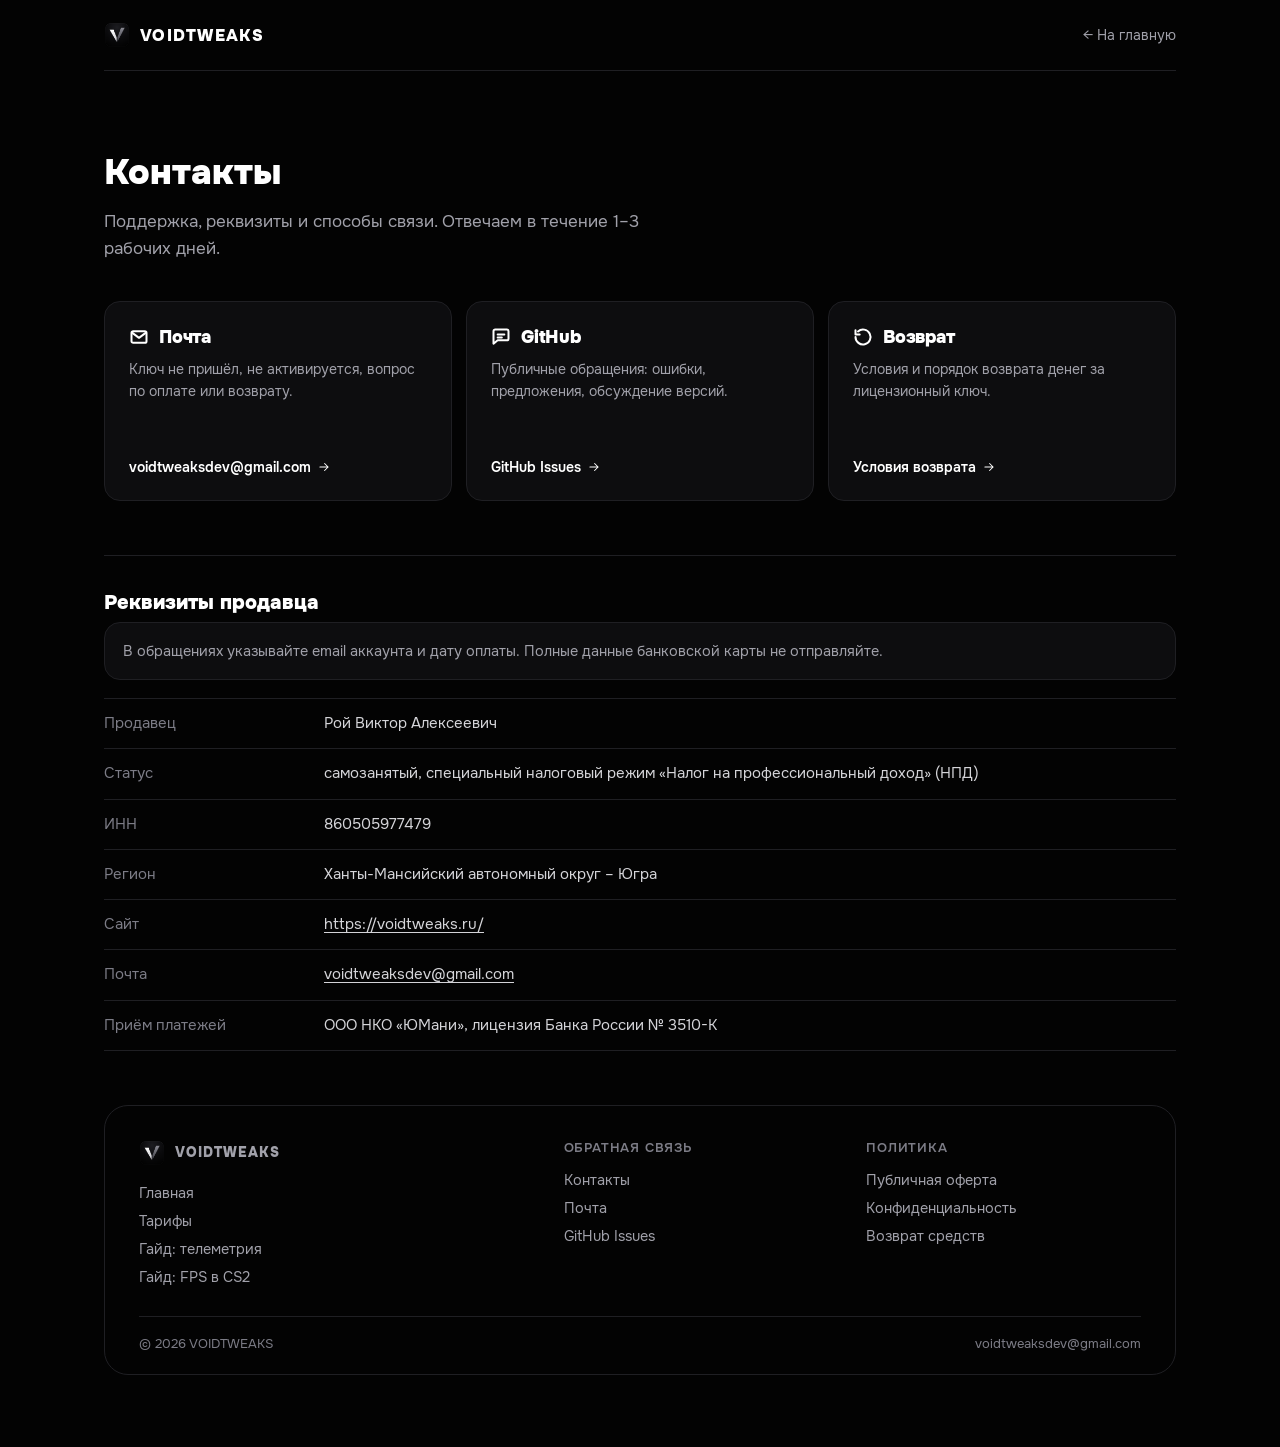
<file: docs/contacts.html>
<!DOCTYPE html>
<html lang="ru">
<head>
<meta charset="UTF-8" />
<meta name="viewport" content="width=device-width, initial-scale=1" />
<title>Контакты и реквизиты – VOIDTWEAKS</title>
<meta name="description" content="Поддержка VOIDTWEAKS: почта и GitHub Issues. Реквизиты продавца, ИНН самозанятого и информация об оплате." />
<meta name="robots" content="index, follow" />
<meta name="theme-color" content="#030303" />
<meta http-equiv="Referrer-Policy" content="no-referrer" />
<meta http-equiv="Content-Security-Policy" content="default-src 'self'; style-src 'self'; img-src 'self' data:; font-src 'self'; script-src 'none'; base-uri 'none'; object-src 'none'" />
<link rel="canonical" href="https://voidtweaks.ru/contacts.html" />
<link rel="icon" type="image/png" sizes="192x192" href="logo-192.png">
<link rel="stylesheet" href="legal.css" />
</head>
<body>
<div class="wrap wrap-wide">

<header class="top">
  <a class="brand" href="./"><img src="logo-192.png" alt="" width="26" height="26" />VOIDTWEAKS</a>
  <a class="back" href="./">← На главную</a>
</header>

<section class="intro">
  <h1>Контакты</h1>
  <p class="lead">Поддержка, реквизиты и способы связи. Отвечаем в течение 1–3 рабочих дней.</p>
</section>

<div class="cards">

  <article class="card">
    <h2>
      <svg viewBox="0 0 24 24" aria-hidden="true"><rect x="3" y="5" width="18" height="14" rx="2"/><path d="m4 7 8 6 8-6"/></svg>
      Почта
    </h2>
    <p>Ключ не пришёл, не активируется, вопрос по оплате или возврату.</p>
    <a href="mailto:voidtweaksdev@gmail.com">
      voidtweaksdev@gmail.com
      <svg viewBox="0 0 24 24" aria-hidden="true"><path d="M5 12h14M13 6l6 6-6 6"/></svg>
    </a>
  </article>

  <article class="card">
    <h2>
      <svg viewBox="0 0 24 24" aria-hidden="true"><path d="M21 14a2 2 0 0 1-2 2H8l-5 4V5a2 2 0 0 1 2-2h14a2 2 0 0 1 2 2Z"/><path d="M8 9h8M8 12.5h5"/></svg>
      GitHub
    </h2>
    <p>Публичные обращения: ошибки, предложения, обсуждение версий.</p>
    <a href="https://github.com/voidtweaksapp/voidtweaks/issues" target="_blank" rel="noopener">
      GitHub Issues
      <svg viewBox="0 0 24 24" aria-hidden="true"><path d="M5 12h14M13 6l6 6-6 6"/></svg>
    </a>
  </article>

  <article class="card">
    <h2>
      <svg viewBox="0 0 24 24" aria-hidden="true"><path d="M3 12a9 9 0 1 0 3-6.7"/><path d="M3 4v5h5"/></svg>
      Возврат
    </h2>
    <p>Условия и порядок возврата денег за лицензионный ключ.</p>
    <a href="refund.html">
      Условия возврата
      <svg viewBox="0 0 24 24" aria-hidden="true"><path d="M5 12h14M13 6l6 6-6 6"/></svg>
    </a>
  </article>

</div>

<section class="req">
  <h2>Реквизиты продавца</h2>
  <p class="note">В обращениях указывайте email аккаунта и дату оплаты. Полные данные банковской карты не отправляйте.</p>
  <dl>
    <dt>Продавец</dt>
    <dd>Рой Виктор Алексеевич</dd>
    <dt>Статус</dt>
    <dd>самозанятый, специальный налоговый режим «Налог на профессиональный доход» (НПД)</dd>
    <dt>ИНН</dt>
    <dd>860505977479</dd>
    <dt>Регион</dt>
    <dd>Ханты-Мансийский автономный округ – Югра</dd>
    <dt>Сайт</dt>
    <dd><a href="https://voidtweaks.ru/">https://voidtweaks.ru/</a></dd>
    <dt>Почта</dt>
    <dd><a href="mailto:voidtweaksdev@gmail.com">voidtweaksdev@gmail.com</a></dd>
    <dt>Приём платежей</dt>
    <dd>ООО НКО «ЮМани», лицензия Банка России № 3510-К</dd>
  </dl>
</section>

<footer class="bigfoot">
  <div class="cols">
    <section>
      <a class="brand" href="./"><img src="logo-192.png" alt="" width="26" height="26" />VOIDTWEAKS</a>
      <nav aria-label="Сайт">
        <a href="./">Главная</a>
        <a href="./#pricing">Тарифы</a>
        <a href="kak-otklyuchit-telemetriyu-windows-11.html">Гайд: телеметрия</a>
        <a href="kak-povysit-fps-v-cs2.html">Гайд: FPS в CS2</a>
      </nav>
    </section>

    <section>
      <h2>Обратная связь</h2>
      <nav aria-label="Обратная связь">
        <a href="contacts.html">Контакты</a>
        <a href="mailto:voidtweaksdev@gmail.com">Почта</a>
        <a href="https://github.com/voidtweaksapp/voidtweaks/issues" target="_blank" rel="noopener">GitHub Issues</a>
      </nav>
    </section>

    <section>
      <h2>Политика</h2>
      <nav aria-label="Документы">
        <a href="offer.html">Публичная оферта</a>
        <a href="privacy.html">Конфиденциальность</a>
        <a href="refund.html">Возврат средств</a>
      </nav>
    </section>
  </div>

  <div class="bottom">
    <span>© 2026 VOIDTWEAKS</span>
    <a href="mailto:voidtweaksdev@gmail.com">voidtweaksdev@gmail.com</a>
  </div>
</footer>

</div>
</body>
</html>
</file>
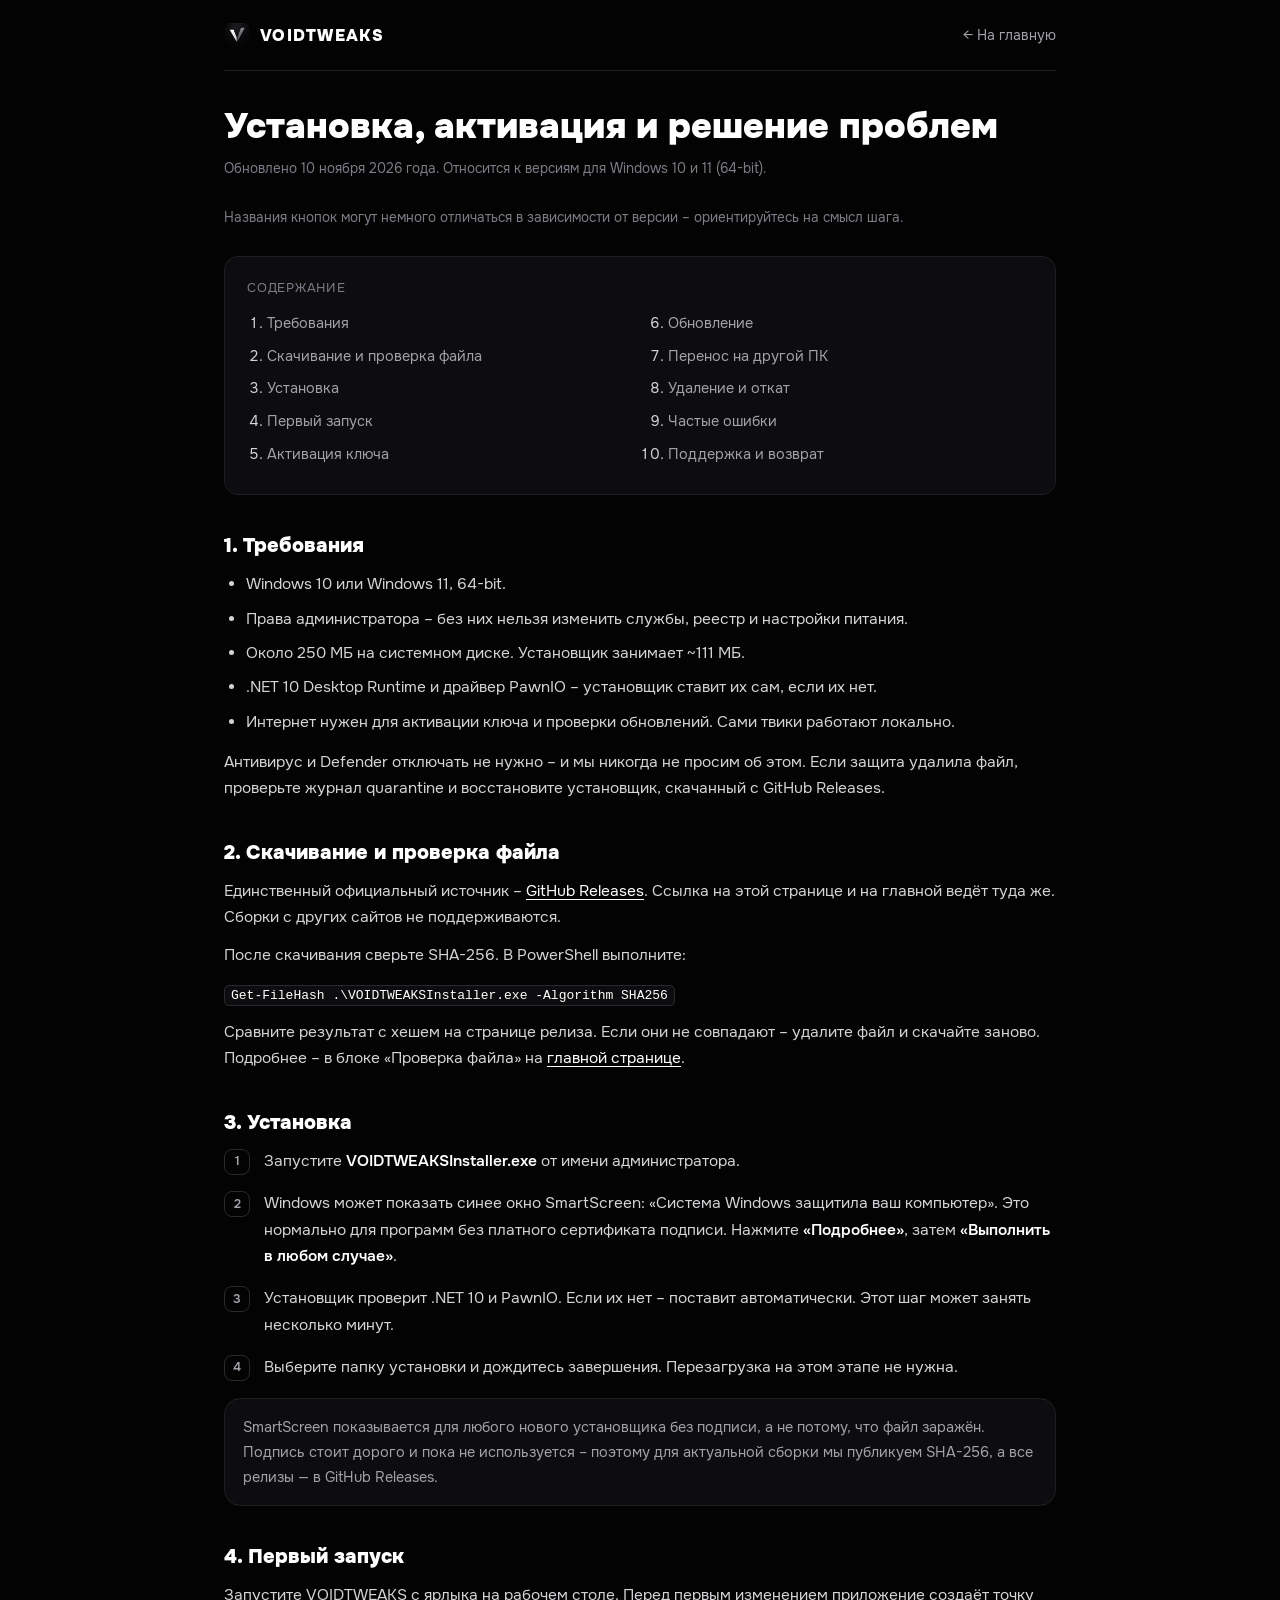
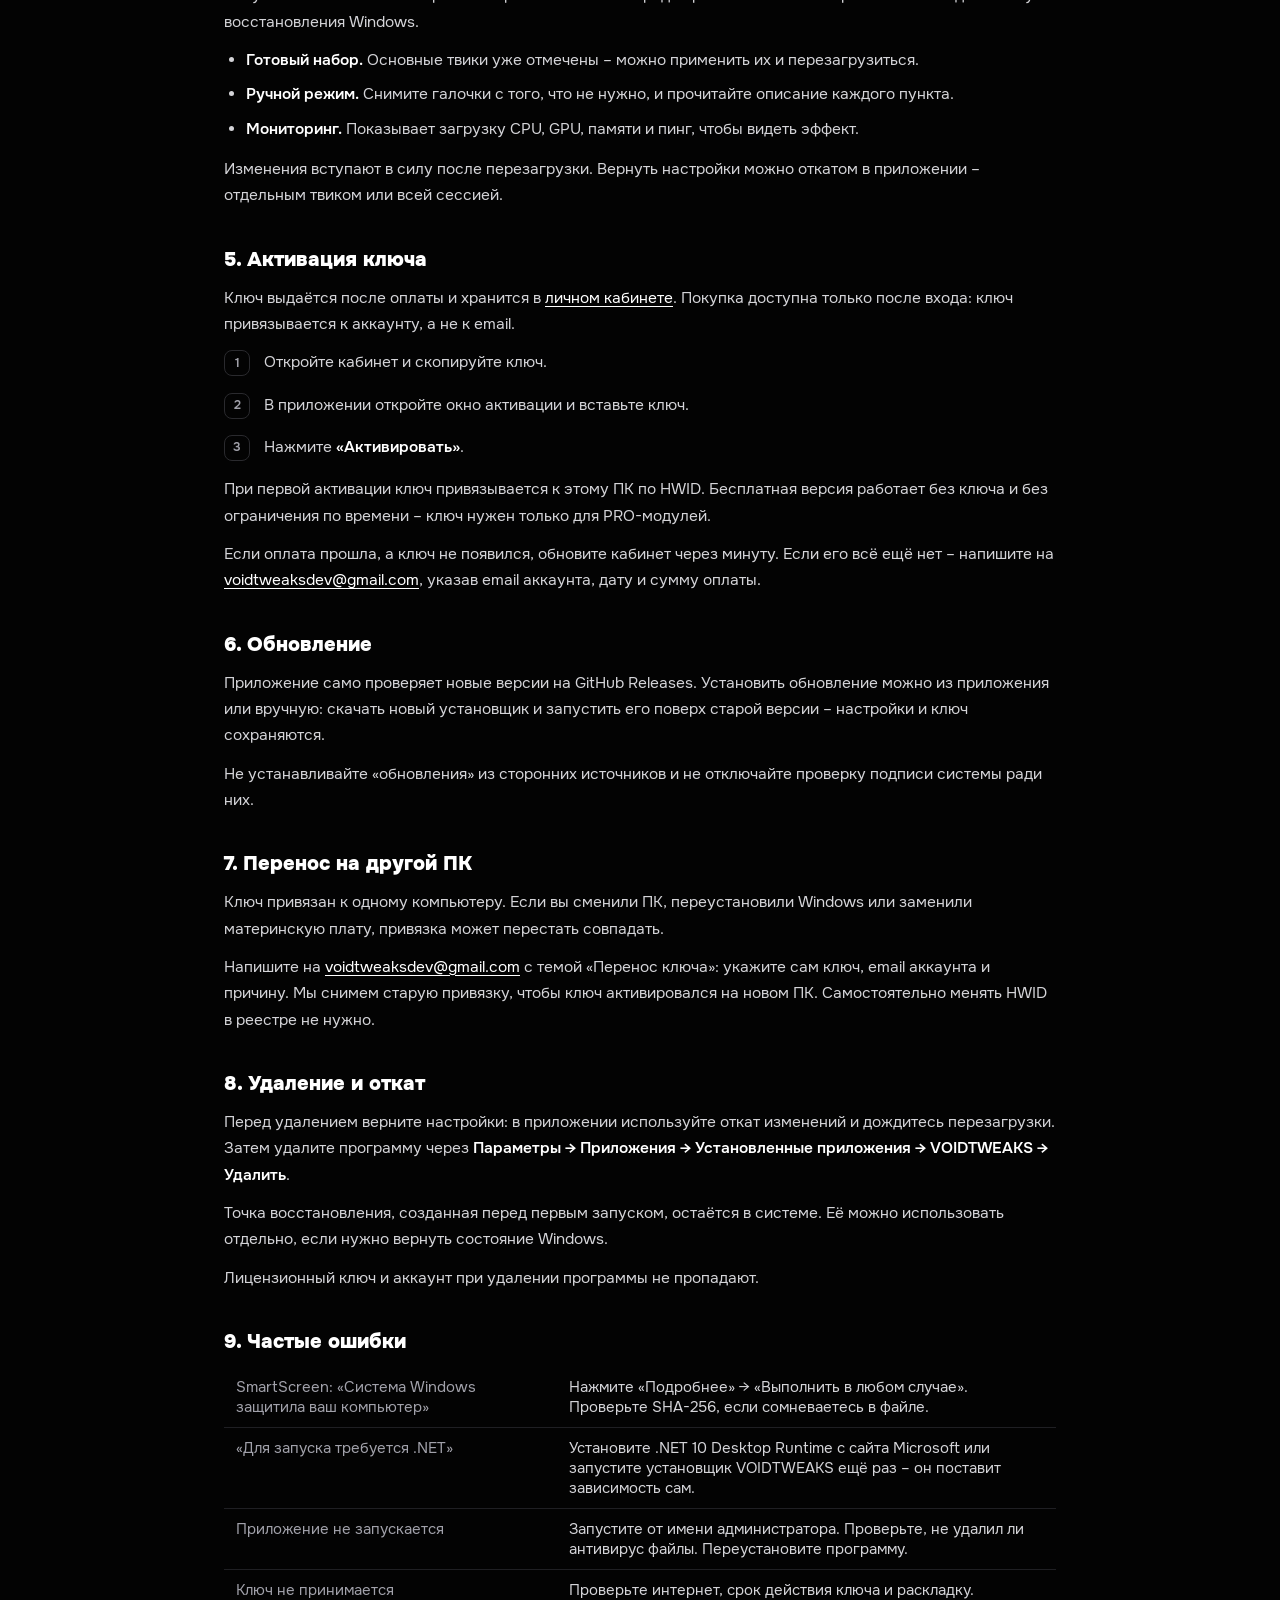
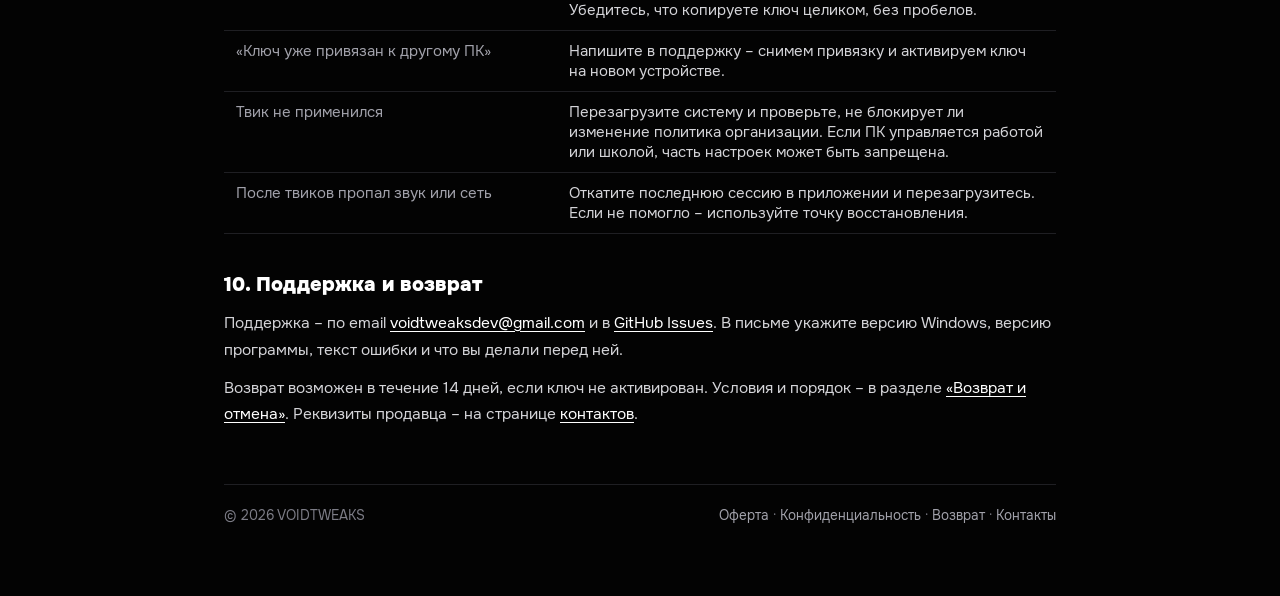
<file: docs/guide.html>
<!DOCTYPE html>
<html lang="ru">
<head>
<meta charset="UTF-8" />
<meta name="viewport" content="width=device-width, initial-scale=1" />
<title>Установка, активация и решение проблем – VOIDTWEAKS</title>
<meta name="description" content="Полное руководство VOIDTWEAKS: требования, установка, обход SmartScreen, активация ключа, перенос на другой ПК, обновление, удаление и разбор ошибок." />
<meta name="robots" content="index, follow" />
<meta name="theme-color" content="#030303" />
<meta http-equiv="Referrer-Policy" content="no-referrer" />
<meta http-equiv="Content-Security-Policy" content="default-src 'self'; style-src 'self'; img-src 'self' data:; font-src 'self'; script-src 'none'; base-uri 'none'; object-src 'none'" />
<link rel="canonical" href="https://voidtweaks.ru/guide.html" />
<link rel="icon" type="image/png" sizes="192x192" href="logo-192.png" />
<link rel="stylesheet" href="legal.css" />
</head>
<body>
<div class="wrap">

<header class="top">
  <a class="brand" href="./"><img src="logo-192.png" alt="" width="26" height="26" />VOIDTWEAKS</a>
  <a class="back" href="./">← На главную</a>
</header>

<h1>Установка, активация и решение проблем</h1>
<p class="meta">Обновлено 10 ноября 2026 года. Относится к версиям для Windows 10 и 11 (64-bit).</p>
<p class="meta">Названия кнопок могут немного отличаться в зависимости от версии – ориентируйтесь на смысл шага.</p>

<nav class="toc" aria-label="Содержание">
  <p>Содержание</p>
  <ol>
    <li><a href="#requirements">Требования</a></li>
    <li><a href="#download">Скачивание и проверка файла</a></li>
    <li><a href="#install">Установка</a></li>
    <li><a href="#first-run">Первый запуск</a></li>
    <li><a href="#activation">Активация ключа</a></li>
    <li><a href="#update">Обновление</a></li>
    <li><a href="#transfer">Перенос на другой ПК</a></li>
    <li><a href="#remove">Удаление и откат</a></li>
    <li><a href="#errors">Частые ошибки</a></li>
    <li><a href="#support">Поддержка и возврат</a></li>
  </ol>
</nav>

<h2 id="requirements">1. Требования</h2>
<ul>
  <li>Windows 10 или Windows 11, 64-bit.</li>
  <li>Права администратора – без них нельзя изменить службы, реестр и настройки питания.</li>
  <li>Около 250 МБ на системном диске. Установщик занимает ~111 МБ.</li>
  <li>.NET 10 Desktop Runtime и драйвер PawnIO – установщик ставит их сам, если их нет.</li>
  <li>Интернет нужен для активации ключа и проверки обновлений. Сами твики работают локально.</li>
</ul>
<p>Антивирус и Defender отключать не нужно – и мы никогда не просим об этом. Если защита удалила файл, проверьте журнал quarantine и восстановите установщик, скачанный с GitHub Releases.</p>

<h2 id="download">2. Скачивание и проверка файла</h2>
<p>Единственный официальный источник – <a href="https://github.com/voidtweaksapp/voidtweaks/releases/latest" target="_blank" rel="noopener">GitHub Releases</a>. Ссылка на этой странице и на главной ведёт туда же. Сборки с других сайтов не поддерживаются.</p>
<p>После скачивания сверьте SHA-256. В PowerShell выполните:</p>
<p><span class="kbd">Get-FileHash .\VOIDTWEAKSInstaller.exe -Algorithm SHA256</span></p>
<p>Сравните результат с хешем на странице релиза. Если они не совпадают – удалите файл и скачайте заново. Подробнее – в блоке «Проверка файла» на <a href="./#download">главной странице</a>.</p>

<h2 id="install">3. Установка</h2>
<ol class="steps-guide">
  <li>Запустите <strong>VOIDTWEAKSInstaller.exe</strong> от имени администратора.</li>
  <li>Windows может показать синее окно SmartScreen: «Система Windows защитила ваш компьютер». Это нормально для программ без платного сертификата подписи. Нажмите <strong>«Подробнее»</strong>, затем <strong>«Выполнить в любом случае»</strong>.</li>
  <li>Установщик проверит .NET 10 и PawnIO. Если их нет – поставит автоматически. Этот шаг может занять несколько минут.</li>
  <li>Выберите папку установки и дождитесь завершения. Перезагрузка на этом этапе не нужна.</li>
</ol>
<div class="note"><p>SmartScreen показывается для любого нового установщика без подписи, а не потому, что файл заражён. Подпись стоит дорого и пока не используется – поэтому для актуальной сборки мы публикуем SHA-256, а все релизы — в GitHub Releases.</p></div>

<h2 id="first-run">4. Первый запуск</h2>
<p>Запустите VOIDTWEAKS с ярлыка на рабочем столе. Перед первым изменением приложение создаёт точку восстановления Windows.</p>
<ul>
  <li><strong>Готовый набор.</strong> Основные твики уже отмечены – можно применить их и перезагрузиться.</li>
  <li><strong>Ручной режим.</strong> Снимите галочки с того, что не нужно, и прочитайте описание каждого пункта.</li>
  <li><strong>Мониторинг.</strong> Показывает загрузку CPU, GPU, памяти и пинг, чтобы видеть эффект.</li>
</ul>
<p>Изменения вступают в силу после перезагрузки. Вернуть настройки можно откатом в приложении – отдельным твиком или всей сессией.</p>

<h2 id="activation">5. Активация ключа</h2>
<p>Ключ выдаётся после оплаты и хранится в <a href="account.html">личном кабинете</a>. Покупка доступна только после входа: ключ привязывается к аккаунту, а не к email.</p>
<ol class="steps-guide">
  <li>Откройте кабинет и скопируйте ключ.</li>
  <li>В приложении откройте окно активации и вставьте ключ.</li>
  <li>Нажмите <strong>«Активировать»</strong>.</li>
</ol>
<p>При первой активации ключ привязывается к этому ПК по HWID. Бесплатная версия работает без ключа и без ограничения по времени – ключ нужен только для PRO-модулей.</p>
<p>Если оплата прошла, а ключ не появился, обновите кабинет через минуту. Если его всё ещё нет – напишите на <a href="mailto:voidtweaksdev@gmail.com">voidtweaksdev@gmail.com</a>, указав email аккаунта, дату и сумму оплаты.</p>

<h2 id="update">6. Обновление</h2>
<p>Приложение само проверяет новые версии на GitHub Releases. Установить обновление можно из приложения или вручную: скачать новый установщик и запустить его поверх старой версии – настройки и ключ сохраняются.</p>
<p>Не устанавливайте «обновления» из сторонних источников и не отключайте проверку подписи системы ради них.</p>

<h2 id="transfer">7. Перенос на другой ПК</h2>
<p>Ключ привязан к одному компьютеру. Если вы сменили ПК, переустановили Windows или заменили материнскую плату, привязка может перестать совпадать.</p>
<p>Напишите на <a href="mailto:voidtweaksdev@gmail.com">voidtweaksdev@gmail.com</a> с темой «Перенос ключа»: укажите сам ключ, email аккаунта и причину. Мы снимем старую привязку, чтобы ключ активировался на новом ПК. Самостоятельно менять HWID в реестре не нужно.</p>

<h2 id="remove">8. Удаление и откат</h2>
<p>Перед удалением верните настройки: в приложении используйте откат изменений и дождитесь перезагрузки. Затем удалите программу через <strong>Параметры → Приложения → Установленные приложения → VOIDTWEAKS → Удалить</strong>.</p>
<p>Точка восстановления, созданная перед первым запуском, остаётся в системе. Её можно использовать отдельно, если нужно вернуть состояние Windows.</p>
<p>Лицензионный ключ и аккаунт при удалении программы не пропадают.</p>

<h2 id="errors">9. Частые ошибки</h2>
<table class="guide-table">
  <tr><td>SmartScreen: «Система Windows защитила ваш компьютер»</td><td>Нажмите «Подробнее» → «Выполнить в любом случае». Проверьте SHA-256, если сомневаетесь в файле.</td></tr>
  <tr><td>«Для запуска требуется .NET»</td><td>Установите .NET 10 Desktop Runtime с сайта Microsoft или запустите установщик VOIDTWEAKS ещё раз – он поставит зависимость сам.</td></tr>
  <tr><td>Приложение не запускается</td><td>Запустите от имени администратора. Проверьте, не удалил ли антивирус файлы. Переустановите программу.</td></tr>
  <tr><td>Ключ не принимается</td><td>Проверьте интернет, срок действия ключа и раскладку. Убедитесь, что копируете ключ целиком, без пробелов.</td></tr>
  <tr><td>«Ключ уже привязан к другому ПК»</td><td>Напишите в поддержку – снимем привязку и активируем ключ на новом устройстве.</td></tr>
  <tr><td>Твик не применился</td><td>Перезагрузите систему и проверьте, не блокирует ли изменение политика организации. Если ПК управляется работой или школой, часть настроек может быть запрещена.</td></tr>
  <tr><td>После твиков пропал звук или сеть</td><td>Откатите последнюю сессию в приложении и перезагрузитесь. Если не помогло – используйте точку восстановления.</td></tr>
</table>

<h2 id="support">10. Поддержка и возврат</h2>
<p>Поддержка – по email <a href="mailto:voidtweaksdev@gmail.com">voidtweaksdev@gmail.com</a> и в <a href="https://github.com/voidtweaksapp/voidtweaks/issues" target="_blank" rel="noopener">GitHub Issues</a>. В письме укажите версию Windows, версию программы, текст ошибки и что вы делали перед ней.</p>
<p>Возврат возможен в течение 14 дней, если ключ не активирован. Условия и порядок – в разделе <a href="refund.html">«Возврат и отмена»</a>. Реквизиты продавца – на странице <a href="contacts.html">контактов</a>.</p>

<footer>
  <span>© 2026 VOIDTWEAKS</span>
  <span>
    <a href="offer.html">Оферта</a> ·
    <a href="privacy.html">Конфиденциальность</a> ·
    <a href="refund.html">Возврат</a> ·
    <a href="contacts.html">Контакты</a>
  </span>
</footer>

</div>
</body>
</html>
</file>
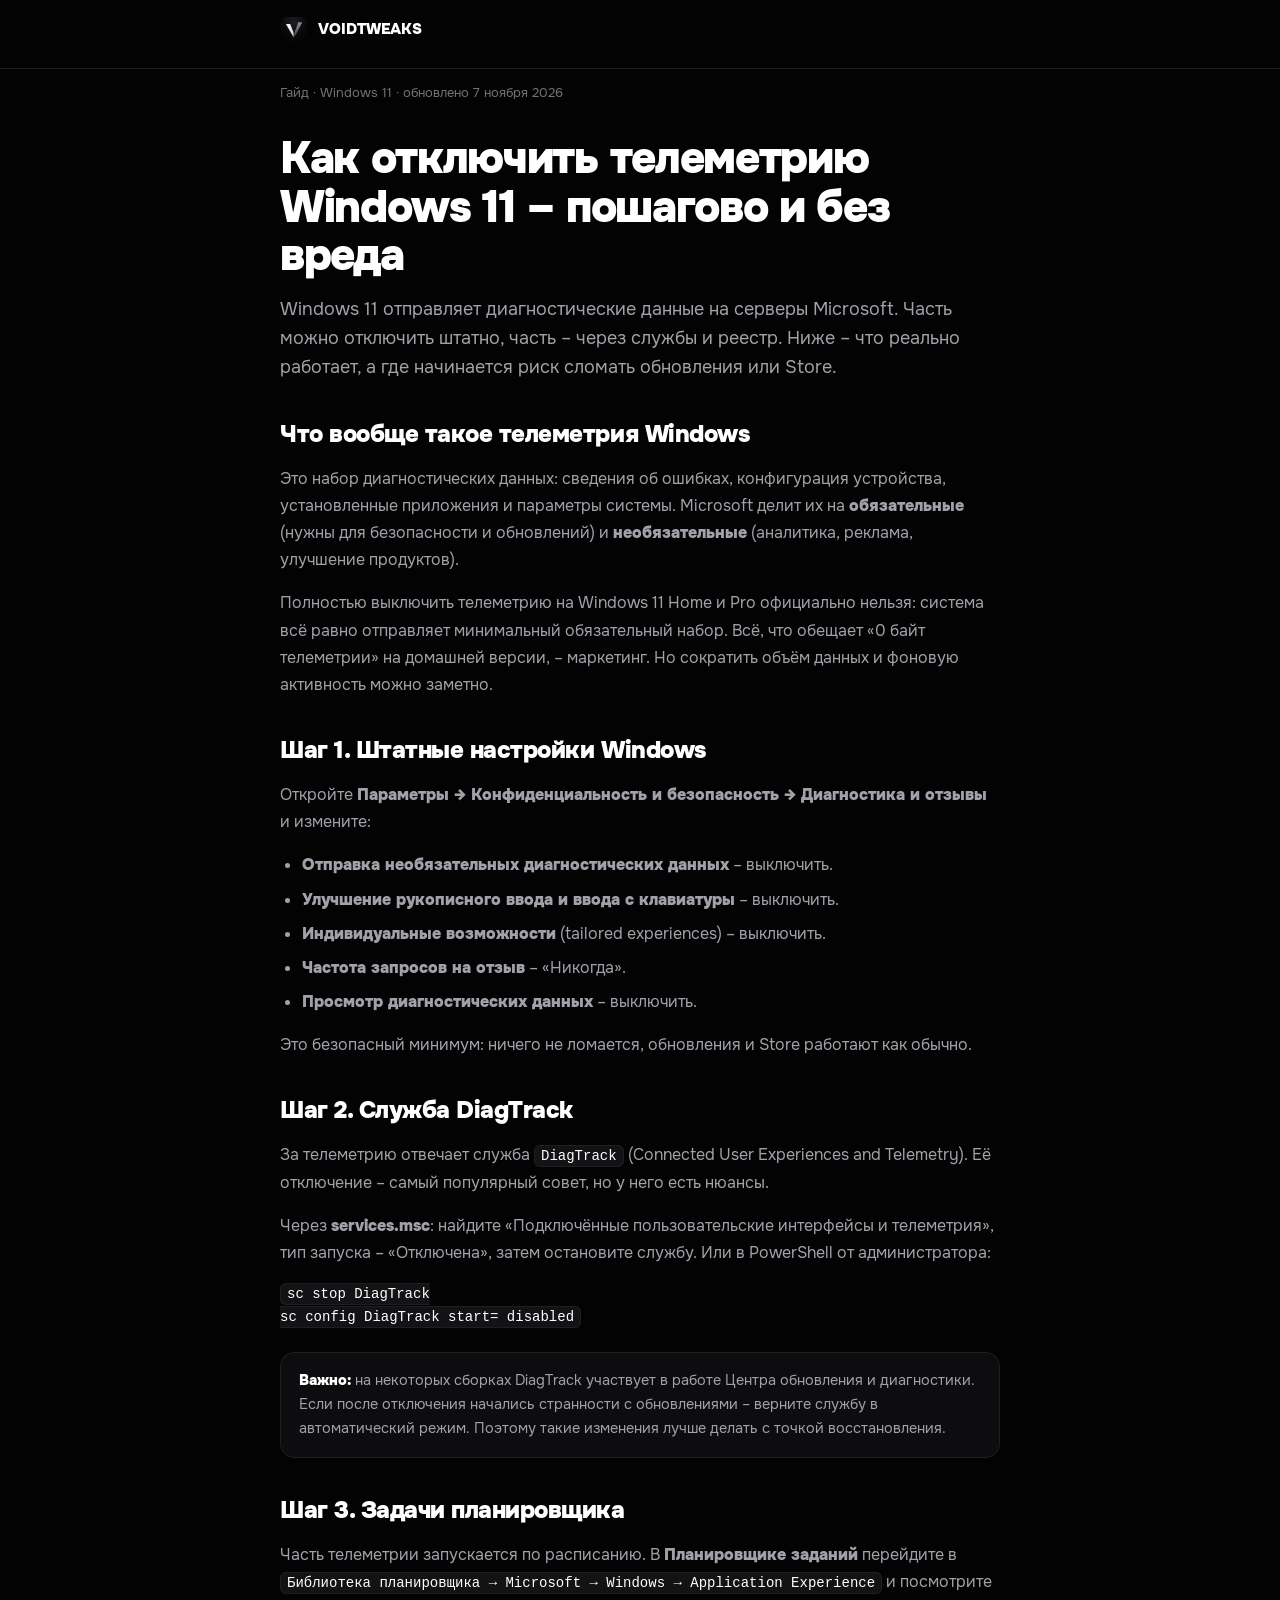
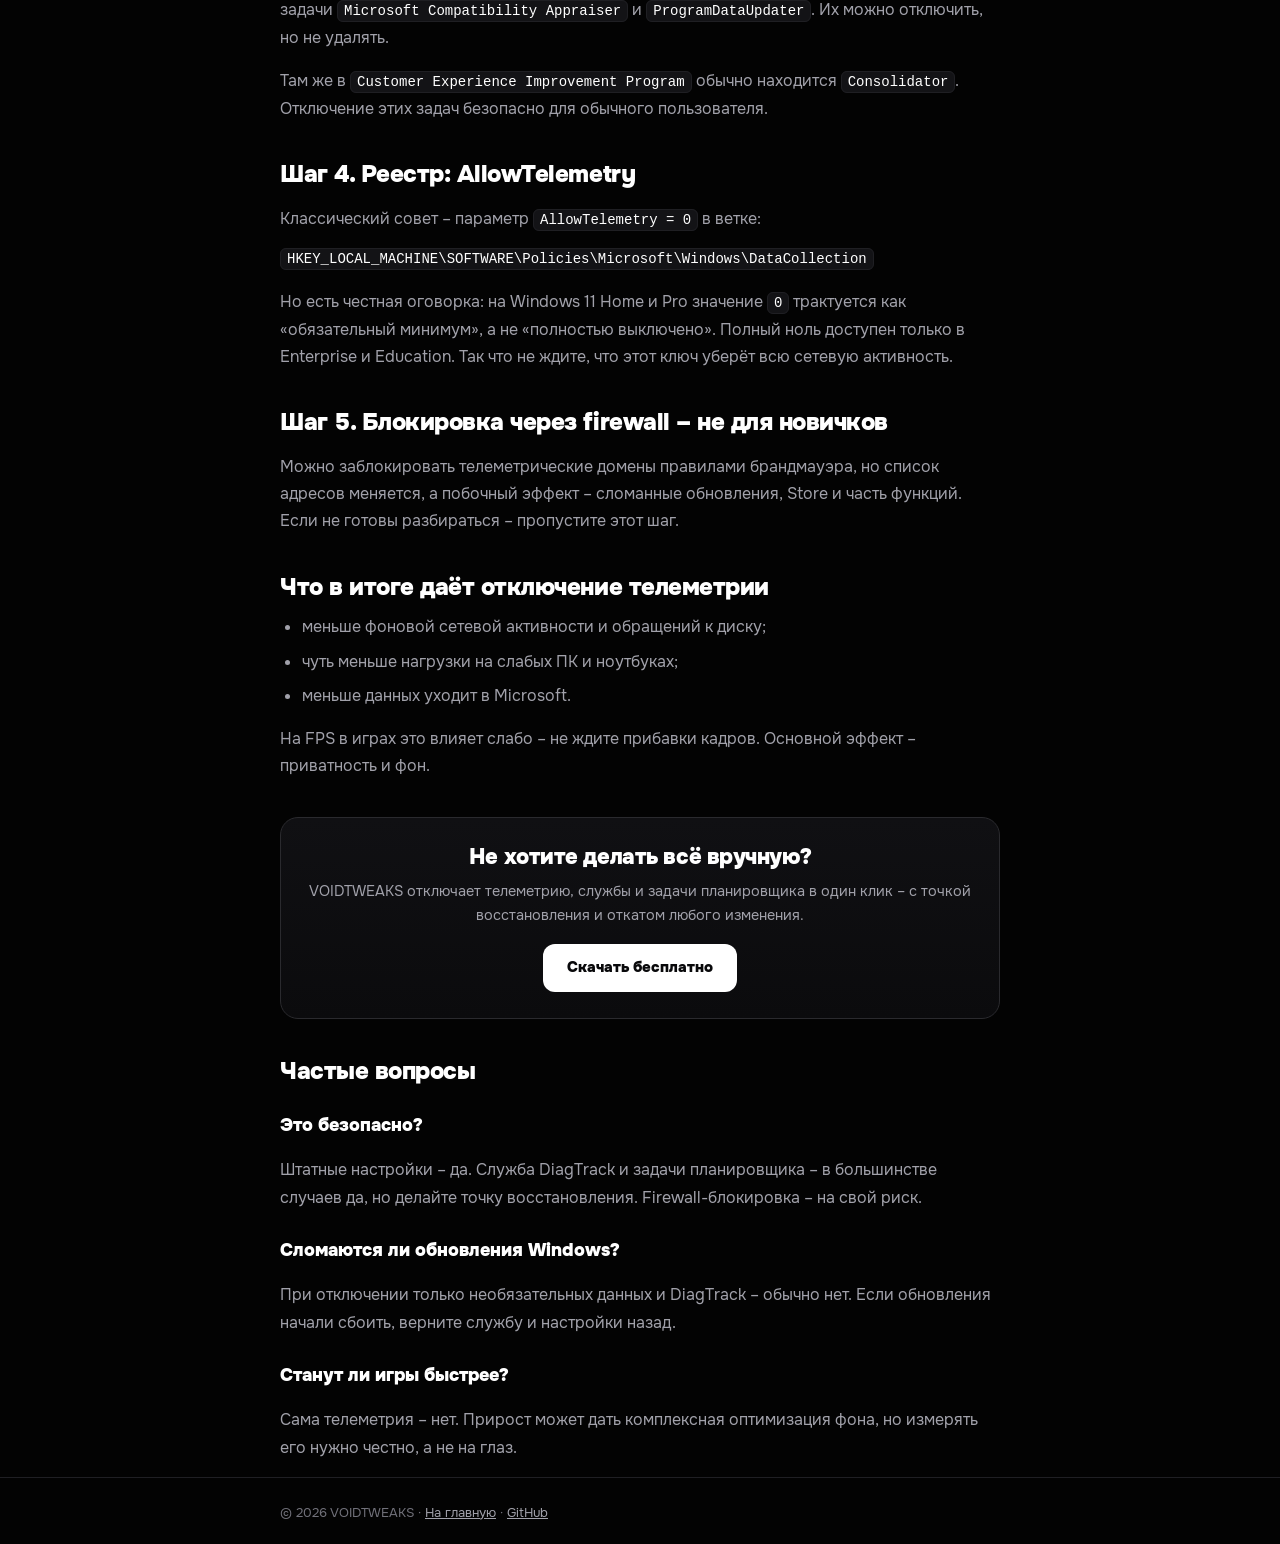
<file: docs/kak-otklyuchit-telemetriyu-windows-11.html>
<!DOCTYPE html>
<html lang="ru">
<head>
<meta charset="UTF-8">
<meta name="viewport" content="width=device-width, initial-scale=1">
<title>Как отключить телеметрию Windows 11 – пошагово и без вреда</title>
<meta name="description" content="Полное руководство: какие настройки телеметрии Windows 11 можно отключить официально, что делает реестр, зачем нужна служба DiagTrack и где начинается риск.">
<meta name="robots" content="index, follow, max-image-preview:large">
<link rel="canonical" href="https://voidtweaks.ru/kak-otklyuchit-telemetriyu-windows-11.html">
<meta property="og:type" content="article">
<meta property="og:title" content="Как отключить телеметрию Windows 11 – пошагово">
<meta property="og:description" content="Что реально можно отключить, что делает реестр и где начинается риск.">
<meta property="og:url" content="https://voidtweaks.ru/kak-otklyuchit-telemetriyu-windows-11.html">
<meta property="og:image" content="https://voidtweaks.ru/og-editorial.png">
<meta property="og:locale" content="ru_RU">
<link rel="icon" type="image/png" sizes="192x192" href="logo-192.png">
<link rel="preload" href="fonts/onest-400.woff2" as="font" type="font/woff2" crossorigin>
<link rel="preload" href="fonts/onest-800.woff2" as="font" type="font/woff2" crossorigin>
<script type="application/ld+json">
{
  "@context": "https://schema.org",
  "@type": "Article",
  "headline": "Как отключить телеметрию Windows 11 – пошагово и без вреда",
  "description": "Какие настройки телеметрии Windows 11 можно отключить официально, что делает реестр и где начинается риск.",
  "inLanguage": "ru-RU",
  "datePublished": "2026-11-07",
  "dateModified": "2026-11-07",
  "author": { "@type": "Organization", "name": "VOIDTWEAKS", "url": "https://voidtweaks.ru/" },
  "publisher": { "@type": "Organization", "name": "VOIDTWEAKS", "url": "https://voidtweaks.ru/" },
  "mainEntityOfPage": "https://voidtweaks.ru/kak-otklyuchit-telemetriyu-windows-11.html"
}
</script>
<style>
@font-face{font-family:'Onest';src:url('fonts/onest-400.woff2') format('woff2');font-weight:400;font-display:swap}
@font-face{font-family:'Onest';src:url('fonts/onest-600.woff2') format('woff2');font-weight:600;font-display:swap}
@font-face{font-family:'Onest';src:url('fonts/onest-800.woff2') format('woff2');font-weight:800;font-display:swap}
:root{--bg:#030303;--surface:#0D0D0F;--line:#1F1F23;--line2:#2A2A2E;--text:#fff;--text2:#A1A1AA;--text3:#71717A}
*{box-sizing:border-box}
body{margin:0;background:var(--bg);color:var(--text);font-family:'Onest',system-ui,'Segoe UI',sans-serif;line-height:1.7;-webkit-font-smoothing:antialiased}
a{color:#fff}
.container{max-width:760px;margin:0 auto;padding:0 20px}
header{padding:16px 0;border-bottom:1px solid var(--line)}
header .brand{display:inline-flex;align-items:center;gap:10px;font-weight:800;font-size:15px;text-decoration:none;color:#fff}
header img{width:28px;height:28px}
main{padding:44px 0 64px}
h1{font-size:clamp(28px,5vw,44px);line-height:1.1;letter-spacing:-.03em;margin:0 0 16px}
.lead{font-size:18px;line-height:1.6;color:var(--text2);margin:0 0 10px}
.meta{font-size:13px;color:var(--text3);margin-bottom:30px}
h2{font-size:24px;line-height:1.2;letter-spacing:-.02em;margin:38px 0 12px}
h3{font-size:18px;margin:24px 0 8px}
p,li{color:var(--text2);font-size:16px}
ul,ol{padding-left:22px;margin:10px 0}
li{margin:7px 0}
code{background:#131316;border:1px solid var(--line);padding:2px 6px;border-radius:6px;font-family:ui-monospace,Consolas,monospace;font-size:14px;color:#fff}
.note{border:1px solid var(--line);background:var(--surface);border-radius:14px;padding:16px 18px;margin:22px 0;font-size:14.5px;line-height:1.65;color:var(--text2)}
.note b{color:#fff}
.cta{margin:38px 0 8px;padding:26px 22px;border:1px solid var(--line2);border-radius:18px;background:linear-gradient(180deg,#101013,#0B0B0D);text-align:center}
.cta h2{margin:0 0 8px;font-size:22px}
.cta p{margin:0;font-size:14.5px}
.btn{display:inline-flex;align-items:center;justify-content:center;height:48px;padding:0 24px;border-radius:12px;background:#fff;color:#09090B;font-weight:700;font-size:15px;text-decoration:none;margin-top:16px}
footer{border-top:1px solid var(--line);padding:24px 0;font-size:13px;color:var(--text3)}
footer a{color:var(--text2)}
</style>
</head>
<body>
<header><div class="container"><a class="brand" href="./"><img src="logo-192.png" alt="">VOIDTWEAKS</a></div></header>
<main class="container">
  <p class="meta">Гайд · Windows 11 · обновлено 7 ноября 2026</p>
  <h1>Как отключить телеметрию Windows 11 – пошагово и без вреда</h1>
  <p class="lead">Windows 11 отправляет диагностические данные на серверы Microsoft. Часть можно отключить штатно, часть – через службы и реестр. Ниже – что реально работает, а где начинается риск сломать обновления или Store.</p>

  <h2>Что вообще такое телеметрия Windows</h2>
  <p>Это набор диагностических данных: сведения об ошибках, конфигурация устройства, установленные приложения и параметры системы. Microsoft делит их на <b>обязательные</b> (нужны для безопасности и обновлений) и <b>необязательные</b> (аналитика, реклама, улучшение продуктов).</p>
  <p>Полностью выключить телеметрию на Windows 11 Home и Pro официально нельзя: система всё равно отправляет минимальный обязательный набор. Всё, что обещает «0 байт телеметрии» на домашней версии, – маркетинг. Но сократить объём данных и фоновую активность можно заметно.</p>

  <h2>Шаг 1. Штатные настройки Windows</h2>
  <p>Откройте <b>Параметры → Конфиденциальность и безопасность → Диагностика и отзывы</b> и измените:</p>
  <ul>
    <li><b>Отправка необязательных диагностических данных</b> – выключить.</li>
    <li><b>Улучшение рукописного ввода и ввода с клавиатуры</b> – выключить.</li>
    <li><b>Индивидуальные возможности</b> (tailored experiences) – выключить.</li>
    <li><b>Частота запросов на отзыв</b> – «Никогда».</li>
    <li><b>Просмотр диагностических данных</b> – выключить.</li>
  </ul>
  <p>Это безопасный минимум: ничего не ломается, обновления и Store работают как обычно.</p>

  <h2>Шаг 2. Служба DiagTrack</h2>
  <p>За телеметрию отвечает служба <code>DiagTrack</code> (Connected User Experiences and Telemetry). Её отключение – самый популярный совет, но у него есть нюансы.</p>
  <p>Через <b>services.msc</b>: найдите «Подключённые пользовательские интерфейсы и телеметрия», тип запуска – «Отключена», затем остановите службу. Или в PowerShell от администратора:</p>
  <pre><code>sc stop DiagTrack
sc config DiagTrack start= disabled</code></pre>
  <div class="note"><b>Важно:</b> на некоторых сборках DiagTrack участвует в работе Центра обновления и диагностики. Если после отключения начались странности с обновлениями – верните службу в автоматический режим. Поэтому такие изменения лучше делать с точкой восстановления.</div>

  <h2>Шаг 3. Задачи планировщика</h2>
  <p>Часть телеметрии запускается по расписанию. В <b>Планировщике заданий</b> перейдите в <code>Библиотека планировщика → Microsoft → Windows → Application Experience</code> и посмотрите задачи <code>Microsoft Compatibility Appraiser</code> и <code>ProgramDataUpdater</code>. Их можно отключить, но не удалять.</p>
  <p>Там же в <code>Customer Experience Improvement Program</code> обычно находится <code>Consolidator</code>. Отключение этих задач безопасно для обычного пользователя.</p>

  <h2>Шаг 4. Реестр: AllowTelemetry</h2>
  <p>Классический совет – параметр <code>AllowTelemetry = 0</code> в ветке:</p>
  <pre><code>HKEY_LOCAL_MACHINE\SOFTWARE\Policies\Microsoft\Windows\DataCollection</code></pre>
  <p>Но есть честная оговорка: на Windows 11 Home и Pro значение <code>0</code> трактуется как «обязательный минимум», а не «полностью выключено». Полный ноль доступен только в Enterprise и Education. Так что не ждите, что этот ключ уберёт всю сетевую активность.</p>

  <h2>Шаг 5. Блокировка через firewall – не для новичков</h2>
  <p>Можно заблокировать телеметрические домены правилами брандмауэра, но список адресов меняется, а побочный эффект – сломанные обновления, Store и часть функций. Если не готовы разбираться – пропустите этот шаг.</p>

  <h2>Что в итоге даёт отключение телеметрии</h2>
  <ul>
    <li>меньше фоновой сетевой активности и обращений к диску;</li>
    <li>чуть меньше нагрузки на слабых ПК и ноутбуках;</li>
    <li>меньше данных уходит в Microsoft.</li>
  </ul>
  <p>На FPS в играх это влияет слабо – не ждите прибавки кадров. Основной эффект – приватность и фон.</p>

  <div class="cta">
    <h2>Не хотите делать всё вручную?</h2>
    <p>VOIDTWEAKS отключает телеметрию, службы и задачи планировщика в один клик – с точкой восстановления и откатом любого изменения.</p>
    <a class="btn" href="https://github.com/voidtweaksapp/voidtweaks/releases/latest/download/VOIDTWEAKSInstaller.exe">Скачать бесплатно</a>
  </div>

  <h2>Частые вопросы</h2>
  <h3>Это безопасно?</h3>
  <p>Штатные настройки – да. Служба DiagTrack и задачи планировщика – в большинстве случаев да, но делайте точку восстановления. Firewall-блокировка – на свой риск.</p>
  <h3>Сломаются ли обновления Windows?</h3>
  <p>При отключении только необязательных данных и DiagTrack – обычно нет. Если обновления начали сбоить, верните службу и настройки назад.</p>
  <h3>Станут ли игры быстрее?</h3>
  <p>Сама телеметрия – нет. Прирост может дать комплексная оптимизация фона, но измерять его нужно честно, а не на глаз.</p>
</main>
<footer><div class="container">© 2026 VOIDTWEAKS · <a href="./">На главную</a> · <a href="https://github.com/voidtweaksapp/voidtweaks">GitHub</a></div></footer>
</body>
</html>
</file>
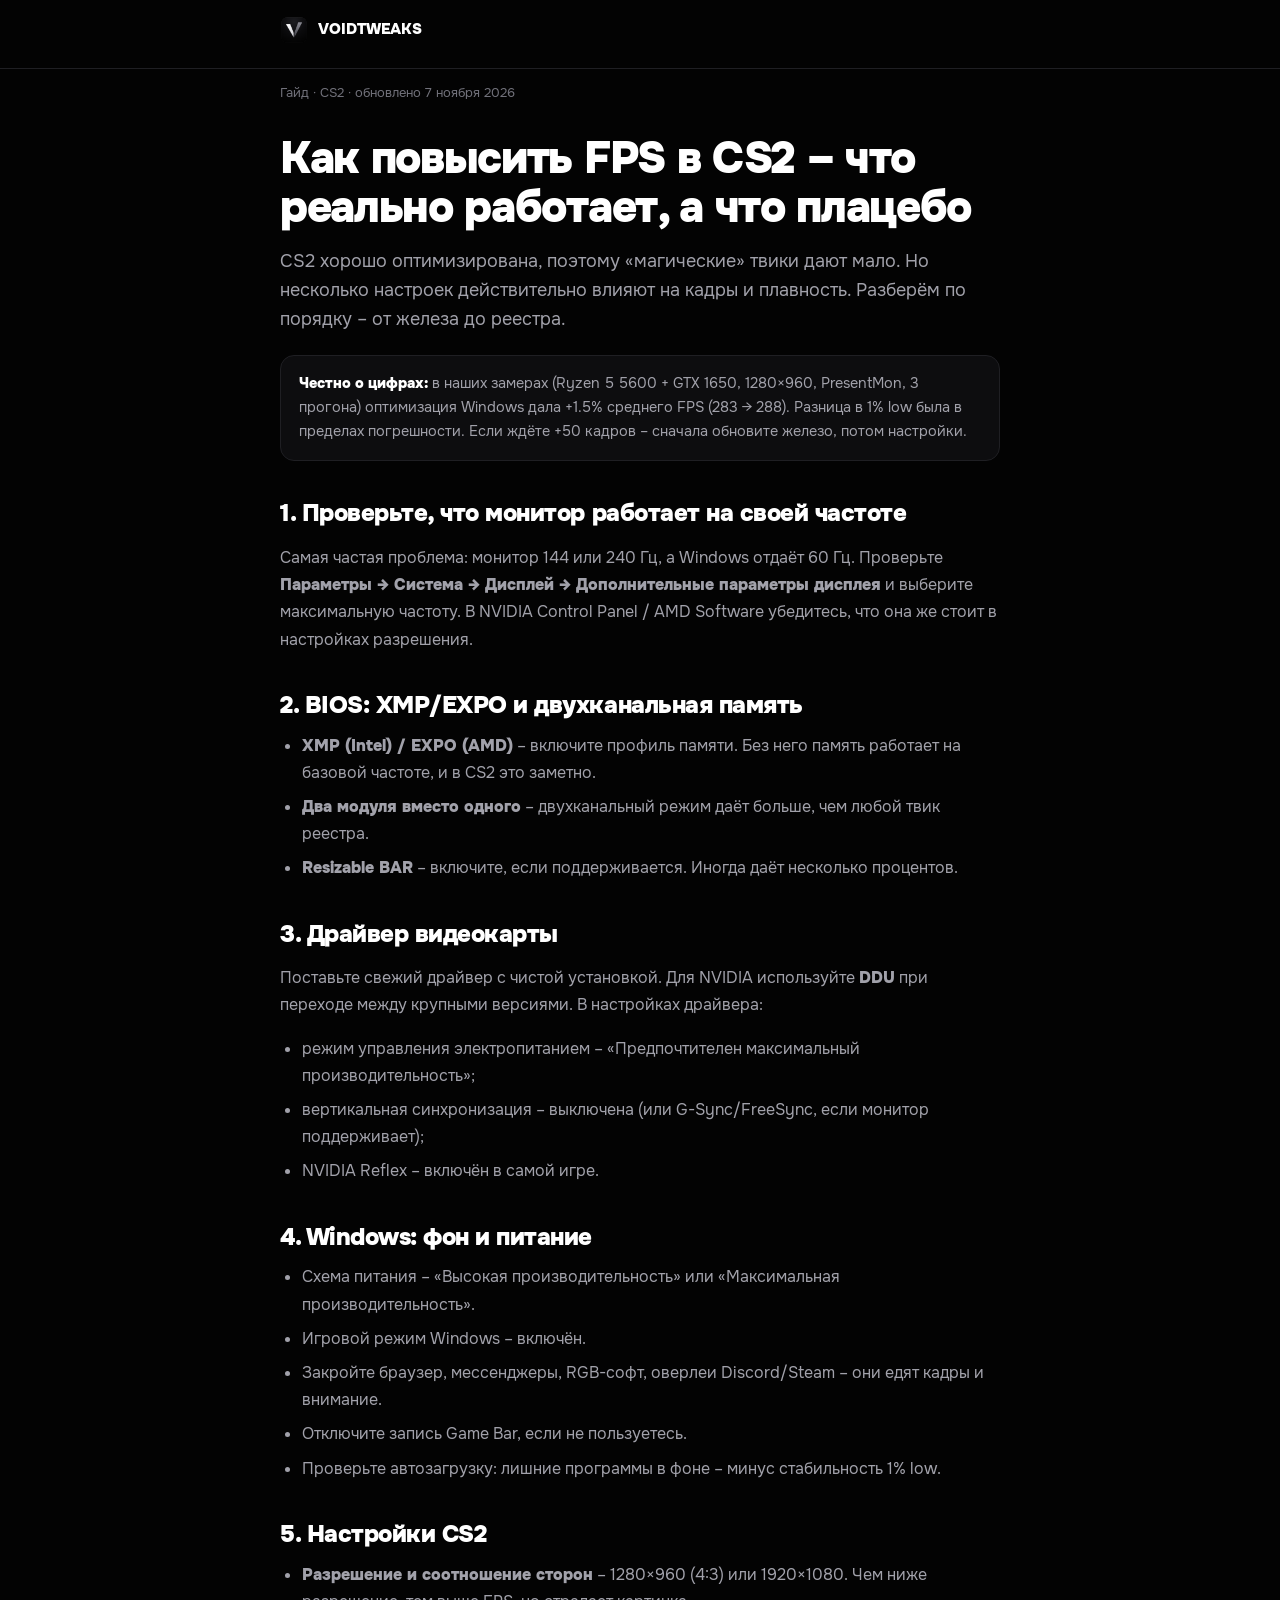
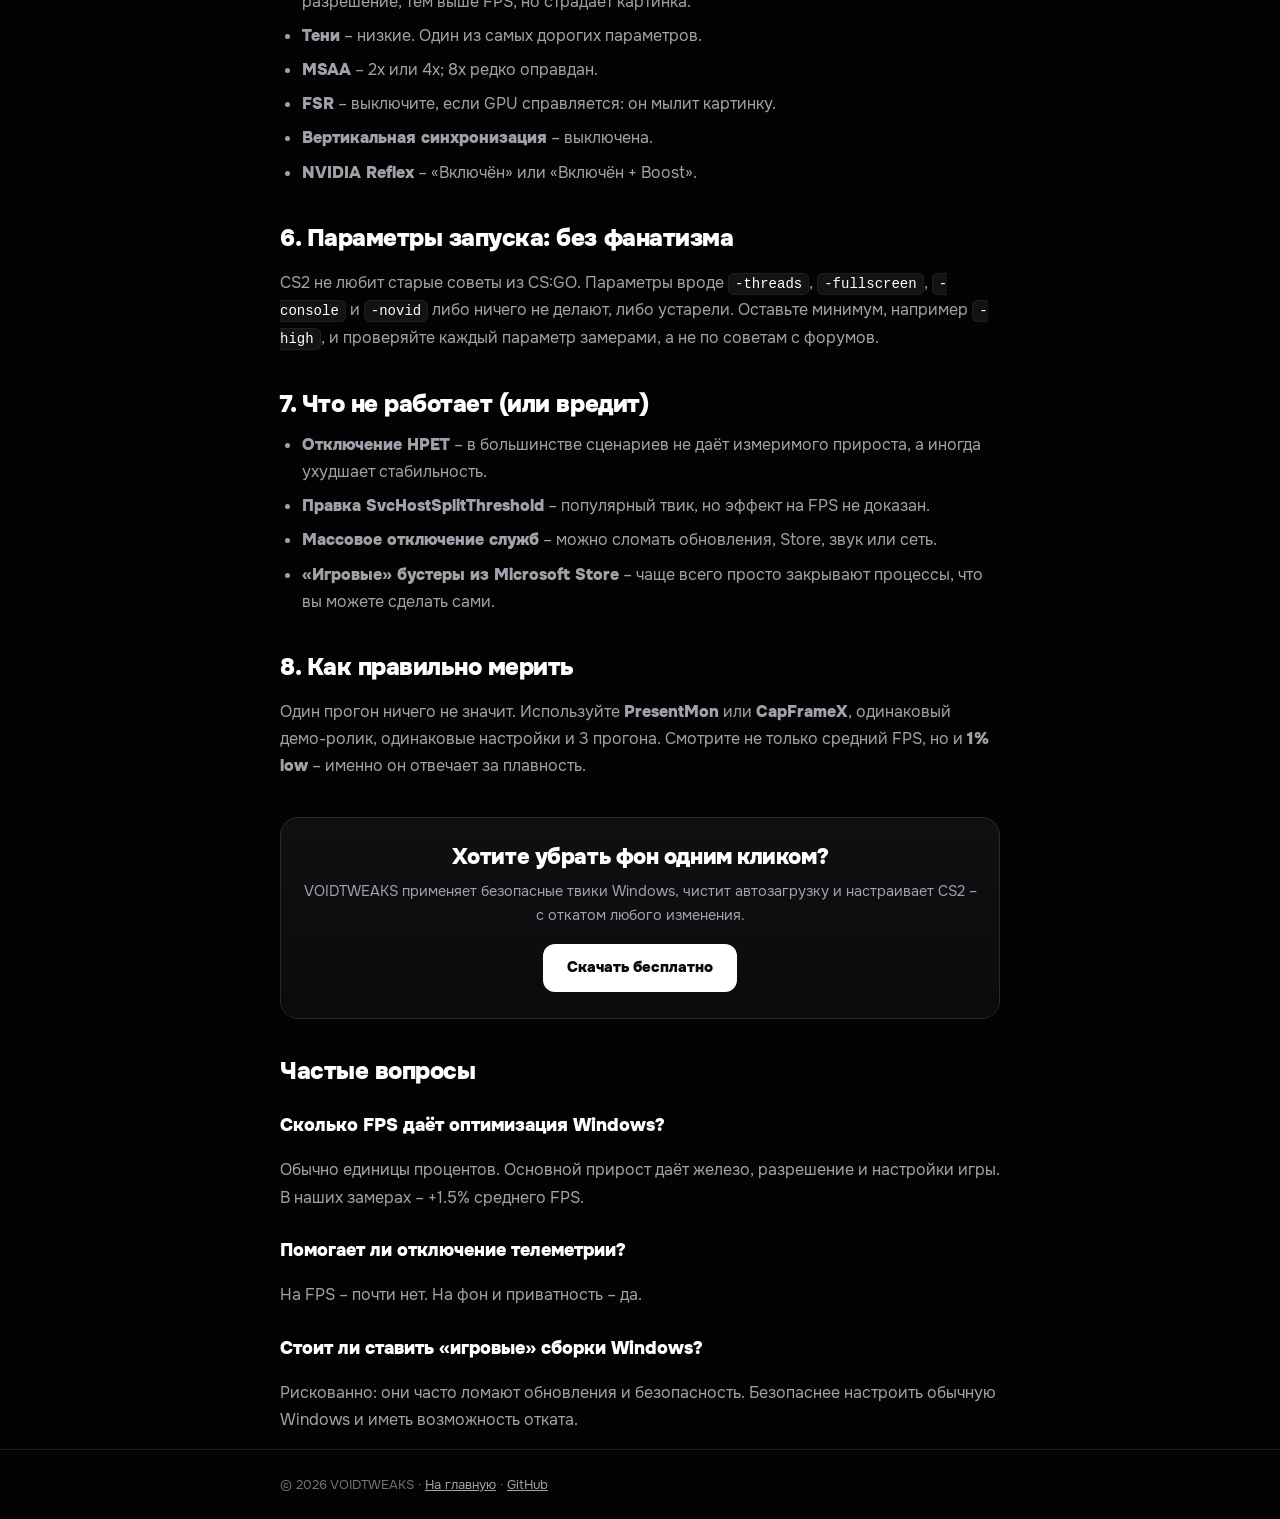
<file: docs/kak-povysit-fps-v-cs2.html>
<!DOCTYPE html>
<html lang="ru">
<head>
<meta charset="UTF-8">
<meta name="viewport" content="width=device-width, initial-scale=1">
<title>Как повысить FPS в CS2 – что реально работает, а что плацебо</title>
<meta name="description" content="Честный гайд по FPS в CS2: настройки Windows, драйвера, BIOS, параметры игры и замеры. Что даёт результат, а какие твики только вредят.">
<meta name="robots" content="index, follow, max-image-preview:large">
<link rel="canonical" href="https://voidtweaks.ru/kak-povysit-fps-v-cs2.html">
<meta property="og:type" content="article">
<meta property="og:title" content="Как повысить FPS в CS2 – что реально работает">
<meta property="og:description" content="Настройки Windows, драйвера, BIOS и игры, которые дают результат, и твики, которые ничего не меняют.">
<meta property="og:url" content="https://voidtweaks.ru/kak-povysit-fps-v-cs2.html">
<meta property="og:image" content="https://voidtweaks.ru/og-editorial.png">
<meta property="og:locale" content="ru_RU">
<link rel="icon" type="image/png" sizes="192x192" href="logo-192.png">
<link rel="preload" href="fonts/onest-400.woff2" as="font" type="font/woff2" crossorigin>
<link rel="preload" href="fonts/onest-800.woff2" as="font" type="font/woff2" crossorigin>
<script type="application/ld+json">
{
  "@context": "https://schema.org",
  "@type": "Article",
  "headline": "Как повысить FPS в CS2 – что реально работает, а что плацебо",
  "description": "Честный гайд по FPS в CS2: настройки Windows, драйвера, BIOS, параметры игры и замеры.",
  "inLanguage": "ru-RU",
  "datePublished": "2026-11-07",
  "dateModified": "2026-11-07",
  "author": { "@type": "Organization", "name": "VOIDTWEAKS", "url": "https://voidtweaks.ru/" },
  "publisher": { "@type": "Organization", "name": "VOIDTWEAKS", "url": "https://voidtweaks.ru/" },
  "mainEntityOfPage": "https://voidtweaks.ru/kak-povysit-fps-v-cs2.html"
}
</script>
<style>
@font-face{font-family:'Onest';src:url('fonts/onest-400.woff2') format('woff2');font-weight:400;font-display:swap}
@font-face{font-family:'Onest';src:url('fonts/onest-600.woff2') format('woff2');font-weight:600;font-display:swap}
@font-face{font-family:'Onest';src:url('fonts/onest-800.woff2') format('woff2');font-weight:800;font-display:swap}
:root{--bg:#030303;--surface:#0D0D0F;--line:#1F1F23;--line2:#2A2A2E;--text:#fff;--text2:#A1A1AA;--text3:#71717A}
*{box-sizing:border-box}
body{margin:0;background:var(--bg);color:var(--text);font-family:'Onest',system-ui,'Segoe UI',sans-serif;line-height:1.7;-webkit-font-smoothing:antialiased}
a{color:#fff}
.container{max-width:760px;margin:0 auto;padding:0 20px}
header{padding:16px 0;border-bottom:1px solid var(--line)}
header .brand{display:inline-flex;align-items:center;gap:10px;font-weight:800;font-size:15px;text-decoration:none;color:#fff}
header img{width:28px;height:28px}
main{padding:44px 0 64px}
h1{font-size:clamp(28px,5vw,44px);line-height:1.1;letter-spacing:-.03em;margin:0 0 16px}
.lead{font-size:18px;line-height:1.6;color:var(--text2);margin:0 0 10px}
.meta{font-size:13px;color:var(--text3);margin-bottom:30px}
h2{font-size:24px;line-height:1.2;letter-spacing:-.02em;margin:38px 0 12px}
h3{font-size:18px;margin:24px 0 8px}
p,li{color:var(--text2);font-size:16px}
ul,ol{padding-left:22px;margin:10px 0}
li{margin:7px 0}
code{background:#131316;border:1px solid var(--line);padding:2px 6px;border-radius:6px;font-family:ui-monospace,Consolas,monospace;font-size:14px;color:#fff}
.note{border:1px solid var(--line);background:var(--surface);border-radius:14px;padding:16px 18px;margin:22px 0;font-size:14.5px;line-height:1.65;color:var(--text2)}
.note b{color:#fff}
.cta{margin:38px 0 8px;padding:26px 22px;border:1px solid var(--line2);border-radius:18px;background:linear-gradient(180deg,#101013,#0B0B0D);text-align:center}
.cta h2{margin:0 0 8px;font-size:22px}
.cta p{margin:0;font-size:14.5px}
.btn{display:inline-flex;align-items:center;justify-content:center;height:48px;padding:0 24px;border-radius:12px;background:#fff;color:#09090B;font-weight:700;font-size:15px;text-decoration:none;margin-top:16px}
footer{border-top:1px solid var(--line);padding:24px 0;font-size:13px;color:var(--text3)}
footer a{color:var(--text2)}
</style>
</head>
<body>
<header><div class="container"><a class="brand" href="./"><img src="logo-192.png" alt="">VOIDTWEAKS</a></div></header>
<main class="container">
  <p class="meta">Гайд · CS2 · обновлено 7 ноября 2026</p>
  <h1>Как повысить FPS в CS2 – что реально работает, а что плацебо</h1>
  <p class="lead">CS2 хорошо оптимизирована, поэтому «магические» твики дают мало. Но несколько настроек действительно влияют на кадры и плавность. Разберём по порядку – от железа до реестра.</p>

  <div class="note"><b>Честно о цифрах:</b> в наших замерах (Ryzen 5 5600 + GTX 1650, 1280×960, PresentMon, 3 прогона) оптимизация Windows дала +1.5% среднего FPS (283 → 288). Разница в 1% low была в пределах погрешности. Если ждёте +50 кадров – сначала обновите железо, потом настройки.</div>

  <h2>1. Проверьте, что монитор работает на своей частоте</h2>
  <p>Самая частая проблема: монитор 144 или 240 Гц, а Windows отдаёт 60 Гц. Проверьте <b>Параметры → Система → Дисплей → Дополнительные параметры дисплея</b> и выберите максимальную частоту. В NVIDIA Control Panel / AMD Software убедитесь, что она же стоит в настройках разрешения.</p>

  <h2>2. BIOS: XMP/EXPO и двухканальная память</h2>
  <ul>
    <li><b>XMP (Intel) / EXPO (AMD)</b> – включите профиль памяти. Без него память работает на базовой частоте, и в CS2 это заметно.</li>
    <li><b>Два модуля вместо одного</b> – двухканальный режим даёт больше, чем любой твик реестра.</li>
    <li><b>Resizable BAR</b> – включите, если поддерживается. Иногда даёт несколько процентов.</li>
  </ul>

  <h2>3. Драйвер видеокарты</h2>
  <p>Поставьте свежий драйвер с чистой установкой. Для NVIDIA используйте <b>DDU</b> при переходе между крупными версиями. В настройках драйвера:</p>
  <ul>
    <li>режим управления электропитанием – «Предпочтителен максимальный производительность»;</li>
    <li>вертикальная синхронизация – выключена (или G-Sync/FreeSync, если монитор поддерживает);</li>
    <li>NVIDIA Reflex – включён в самой игре.</li>
  </ul>

  <h2>4. Windows: фон и питание</h2>
  <ul>
    <li>Схема питания – «Высокая производительность» или «Максимальная производительность».</li>
    <li>Игровой режим Windows – включён.</li>
    <li>Закройте браузер, мессенджеры, RGB-софт, оверлеи Discord/Steam – они едят кадры и внимание.</li>
    <li>Отключите запись Game Bar, если не пользуетесь.</li>
    <li>Проверьте автозагрузку: лишние программы в фоне – минус стабильность 1% low.</li>
  </ul>

  <h2>5. Настройки CS2</h2>
  <ul>
    <li><b>Разрешение и соотношение сторон</b> – 1280×960 (4:3) или 1920×1080. Чем ниже разрешение, тем выше FPS, но страдает картинка.</li>
    <li><b>Тени</b> – низкие. Один из самых дорогих параметров.</li>
    <li><b>MSAA</b> – 2x или 4x; 8x редко оправдан.</li>
    <li><b>FSR</b> – выключите, если GPU справляется: он мылит картинку.</li>
    <li><b>Вертикальная синхронизация</b> – выключена.</li>
    <li><b>NVIDIA Reflex</b> – «Включён» или «Включён + Boost».</li>
  </ul>

  <h2>6. Параметры запуска: без фанатизма</h2>
  <p>CS2 не любит старые советы из CS:GO. Параметры вроде <code>-threads</code>, <code>-fullscreen</code>, <code>-console</code> и <code>-novid</code> либо ничего не делают, либо устарели. Оставьте минимум, например <code>-high</code>, и проверяйте каждый параметр замерами, а не по советам с форумов.</p>

  <h2>7. Что не работает (или вредит)</h2>
  <ul>
    <li><b>Отключение HPET</b> – в большинстве сценариев не даёт измеримого прироста, а иногда ухудшает стабильность.</li>
    <li><b>Правка SvcHostSplitThreshold</b> – популярный твик, но эффект на FPS не доказан.</li>
    <li><b>Массовое отключение служб</b> – можно сломать обновления, Store, звук или сеть.</li>
    <li><b>«Игровые» бустеры из Microsoft Store</b> – чаще всего просто закрывают процессы, что вы можете сделать сами.</li>
  </ul>

  <h2>8. Как правильно мерить</h2>
  <p>Один прогон ничего не значит. Используйте <b>PresentMon</b> или <b>CapFrameX</b>, одинаковый демо-ролик, одинаковые настройки и 3 прогона. Смотрите не только средний FPS, но и <b>1% low</b> – именно он отвечает за плавность.</p>

  <div class="cta">
    <h2>Хотите убрать фон одним кликом?</h2>
    <p>VOIDTWEAKS применяет безопасные твики Windows, чистит автозагрузку и настраивает CS2 – с откатом любого изменения.</p>
    <a class="btn" href="https://github.com/voidtweaksapp/voidtweaks/releases/latest/download/VOIDTWEAKSInstaller.exe">Скачать бесплатно</a>
  </div>

  <h2>Частые вопросы</h2>
  <h3>Сколько FPS даёт оптимизация Windows?</h3>
  <p>Обычно единицы процентов. Основной прирост даёт железо, разрешение и настройки игры. В наших замерах – +1.5% среднего FPS.</p>
  <h3>Помогает ли отключение телеметрии?</h3>
  <p>На FPS – почти нет. На фон и приватность – да.</p>
  <h3>Стоит ли ставить «игровые» сборки Windows?</h3>
  <p>Рискованно: они часто ломают обновления и безопасность. Безопаснее настроить обычную Windows и иметь возможность отката.</p>
</main>
<footer><div class="container">© 2026 VOIDTWEAKS · <a href="./">На главную</a> · <a href="https://github.com/voidtweaksapp/voidtweaks">GitHub</a></div></footer>
</body>
</html>
</file>
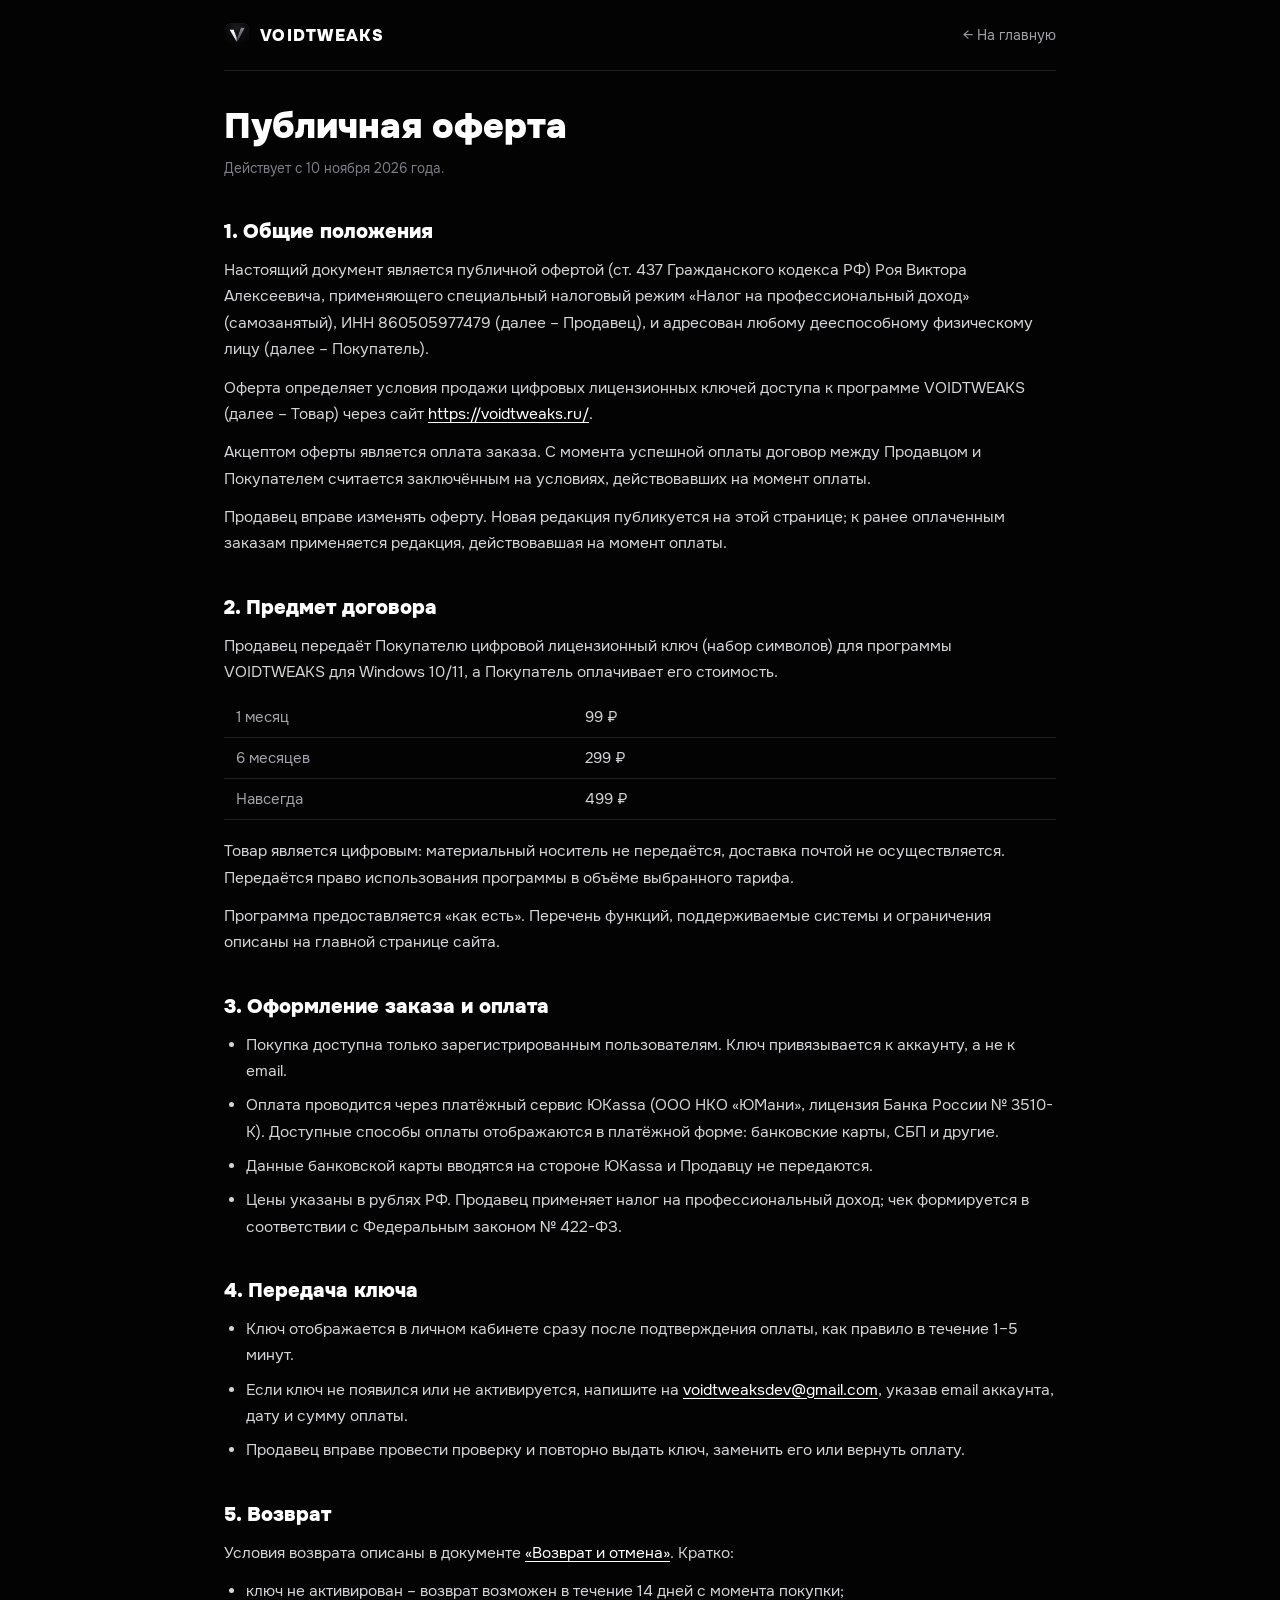
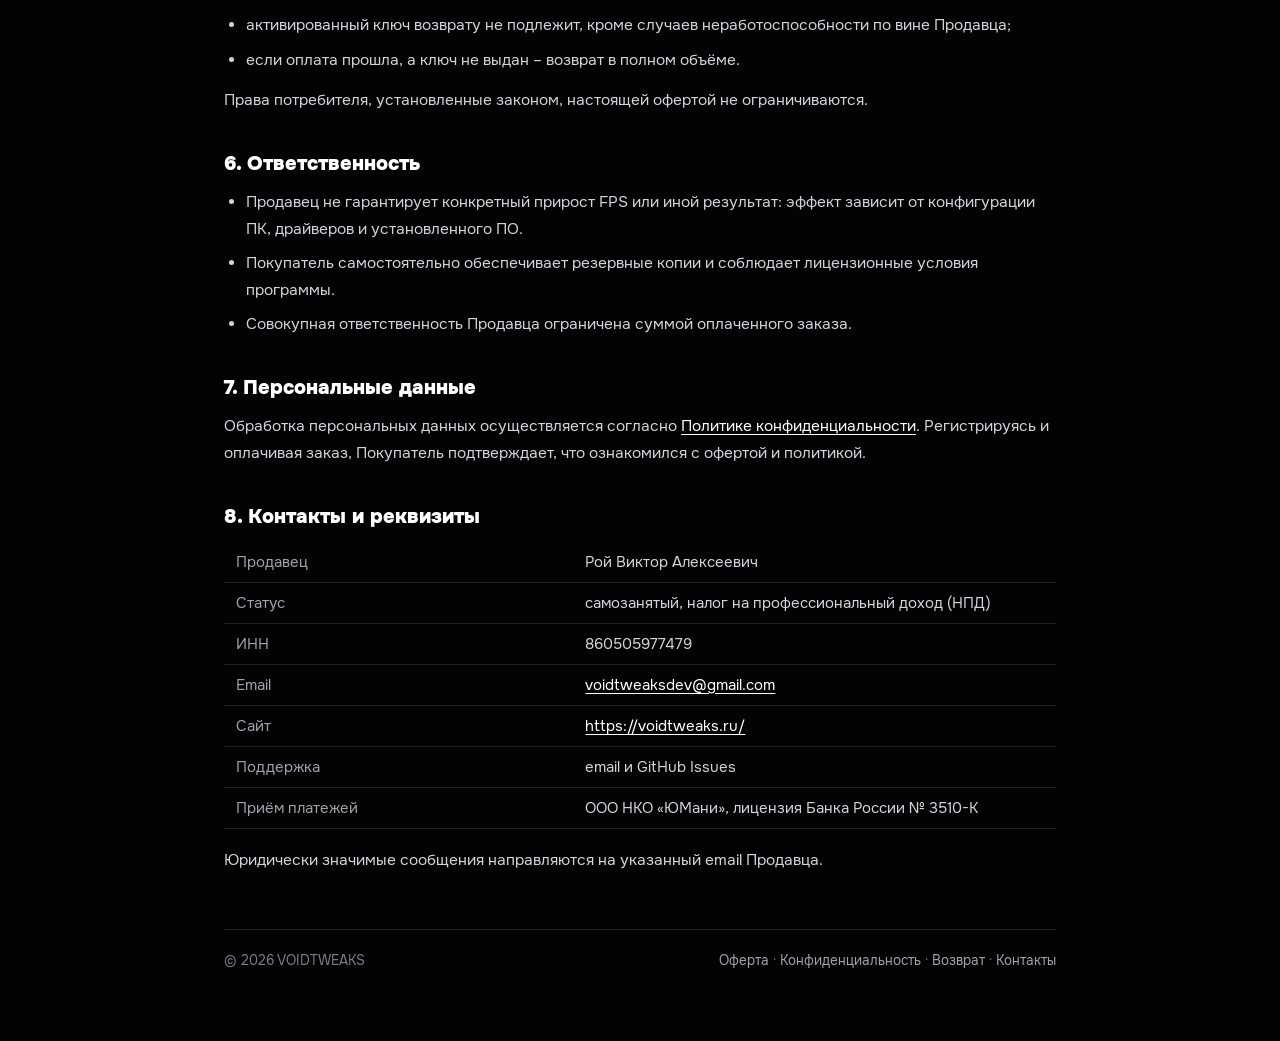
<file: docs/offer.html>
<!DOCTYPE html>
<html lang="ru">
<head>
<meta charset="UTF-8" />
<meta name="viewport" content="width=device-width, initial-scale=1" />
<title>Публичная оферта – VOIDTWEAKS</title>
<meta name="description" content="Публичная оферта VOIDTWEAKS: условия покупки лицензионного ключа, оплата через ЮKassa, передача ключа и возврат." />
<meta name="robots" content="index, follow" />
<meta name="theme-color" content="#030303" />
<meta http-equiv="Referrer-Policy" content="no-referrer" />
<meta http-equiv="Content-Security-Policy" content="default-src 'self'; style-src 'self'; img-src 'self' data:; font-src 'self'; script-src 'none'; base-uri 'none'; object-src 'none'" />
<link rel="canonical" href="https://voidtweaks.ru/offer.html" />
<link rel="icon" type="image/png" sizes="192x192" href="logo-192.png">
<link rel="stylesheet" href="legal.css" />
</head>
<body>
<div class="wrap">

<header class="top">
  <a class="brand" href="./"><img src="logo-192.png" alt="" width="26" height="26" />VOIDTWEAKS</a>
  <a class="back" href="./">← На главную</a>
</header>

<h1>Публичная оферта</h1>
<p class="meta">Действует с 10 ноября 2026 года.</p>

<h2>1. Общие положения</h2>
<p>Настоящий документ является публичной офертой (ст. 437 Гражданского кодекса РФ) Роя Виктора Алексеевича, применяющего специальный налоговый режим «Налог на профессиональный доход» (самозанятый), ИНН 860505977479 (далее – Продавец), и адресован любому дееспособному физическому лицу (далее – Покупатель).</p>
<p>Оферта определяет условия продажи цифровых лицензионных ключей доступа к программе VOIDTWEAKS (далее – Товар) через сайт <a href="https://voidtweaks.ru/">https://voidtweaks.ru/</a>.</p>
<p>Акцептом оферты является оплата заказа. С момента успешной оплаты договор между Продавцом и Покупателем считается заключённым на условиях, действовавших на момент оплаты.</p>
<p>Продавец вправе изменять оферту. Новая редакция публикуется на этой странице; к ранее оплаченным заказам применяется редакция, действовавшая на момент оплаты.</p>

<h2>2. Предмет договора</h2>
<p>Продавец передаёт Покупателю цифровой лицензионный ключ (набор символов) для программы VOIDTWEAKS для Windows 10/11, а Покупатель оплачивает его стоимость.</p>
<table>
  <tr><td>1 месяц</td><td>99 ₽</td></tr>
  <tr><td>6 месяцев</td><td>299 ₽</td></tr>
  <tr><td>Навсегда</td><td>499 ₽</td></tr>
</table>
<p>Товар является цифровым: материальный носитель не передаётся, доставка почтой не осуществляется. Передаётся право использования программы в объёме выбранного тарифа.</p>
<p>Программа предоставляется «как есть». Перечень функций, поддерживаемые системы и ограничения описаны на главной странице сайта.</p>

<h2>3. Оформление заказа и оплата</h2>
<ul>
  <li>Покупка доступна только зарегистрированным пользователям. Ключ привязывается к аккаунту, а не к email.</li>
  <li>Оплата проводится через платёжный сервис ЮKassa (ООО НКО «ЮМани», лицензия Банка России № 3510-К). Доступные способы оплаты отображаются в платёжной форме: банковские карты, СБП и другие.</li>
  <li>Данные банковской карты вводятся на стороне ЮKassa и Продавцу не передаются.</li>
  <li>Цены указаны в рублях РФ. Продавец применяет налог на профессиональный доход; чек формируется в соответствии с Федеральным законом № 422-ФЗ.</li>
</ul>

<h2>4. Передача ключа</h2>
<ul>
  <li>Ключ отображается в личном кабинете сразу после подтверждения оплаты, как правило в течение 1–5 минут.</li>
  <li>Если ключ не появился или не активируется, напишите на <a href="mailto:voidtweaksdev@gmail.com">voidtweaksdev@gmail.com</a>, указав email аккаунта, дату и сумму оплаты.</li>
  <li>Продавец вправе провести проверку и повторно выдать ключ, заменить его или вернуть оплату.</li>
</ul>

<h2>5. Возврат</h2>
<p>Условия возврата описаны в документе <a href="refund.html">«Возврат и отмена»</a>. Кратко:</p>
<ul>
  <li>ключ не активирован – возврат возможен в течение 14 дней с момента покупки;</li>
  <li>активированный ключ возврату не подлежит, кроме случаев неработоспособности по вине Продавца;</li>
  <li>если оплата прошла, а ключ не выдан – возврат в полном объёме.</li>
</ul>
<p>Права потребителя, установленные законом, настоящей офертой не ограничиваются.</p>

<h2>6. Ответственность</h2>
<ul>
  <li>Продавец не гарантирует конкретный прирост FPS или иной результат: эффект зависит от конфигурации ПК, драйверов и установленного ПО.</li>
  <li>Покупатель самостоятельно обеспечивает резервные копии и соблюдает лицензионные условия программы.</li>
  <li>Совокупная ответственность Продавца ограничена суммой оплаченного заказа.</li>
</ul>

<h2>7. Персональные данные</h2>
<p>Обработка персональных данных осуществляется согласно <a href="privacy.html">Политике конфиденциальности</a>. Регистрируясь и оплачивая заказ, Покупатель подтверждает, что ознакомился с офертой и политикой.</p>

<h2>8. Контакты и реквизиты</h2>
<table>
  <tr><td>Продавец</td><td>Рой Виктор Алексеевич</td></tr>
  <tr><td>Статус</td><td>самозанятый, налог на профессиональный доход (НПД)</td></tr>
  <tr><td>ИНН</td><td>860505977479</td></tr>
  <tr><td>Email</td><td><a href="mailto:voidtweaksdev@gmail.com">voidtweaksdev@gmail.com</a></td></tr>
  <tr><td>Сайт</td><td><a href="https://voidtweaks.ru/">https://voidtweaks.ru/</a></td></tr>
  <tr><td>Поддержка</td><td>email и GitHub Issues</td></tr>
  <tr><td>Приём платежей</td><td>ООО НКО «ЮМани», лицензия Банка России № 3510-К</td></tr>
</table>
<p>Юридически значимые сообщения направляются на указанный email Продавца.</p>

<footer>
  <span>© 2026 VOIDTWEAKS</span>
  <span>
    <a href="offer.html">Оферта</a> ·
    <a href="privacy.html">Конфиденциальность</a> ·
    <a href="refund.html">Возврат</a> ·
    <a href="contacts.html">Контакты</a>
  </span>
</footer>

</div>
</body>
</html>
</file>
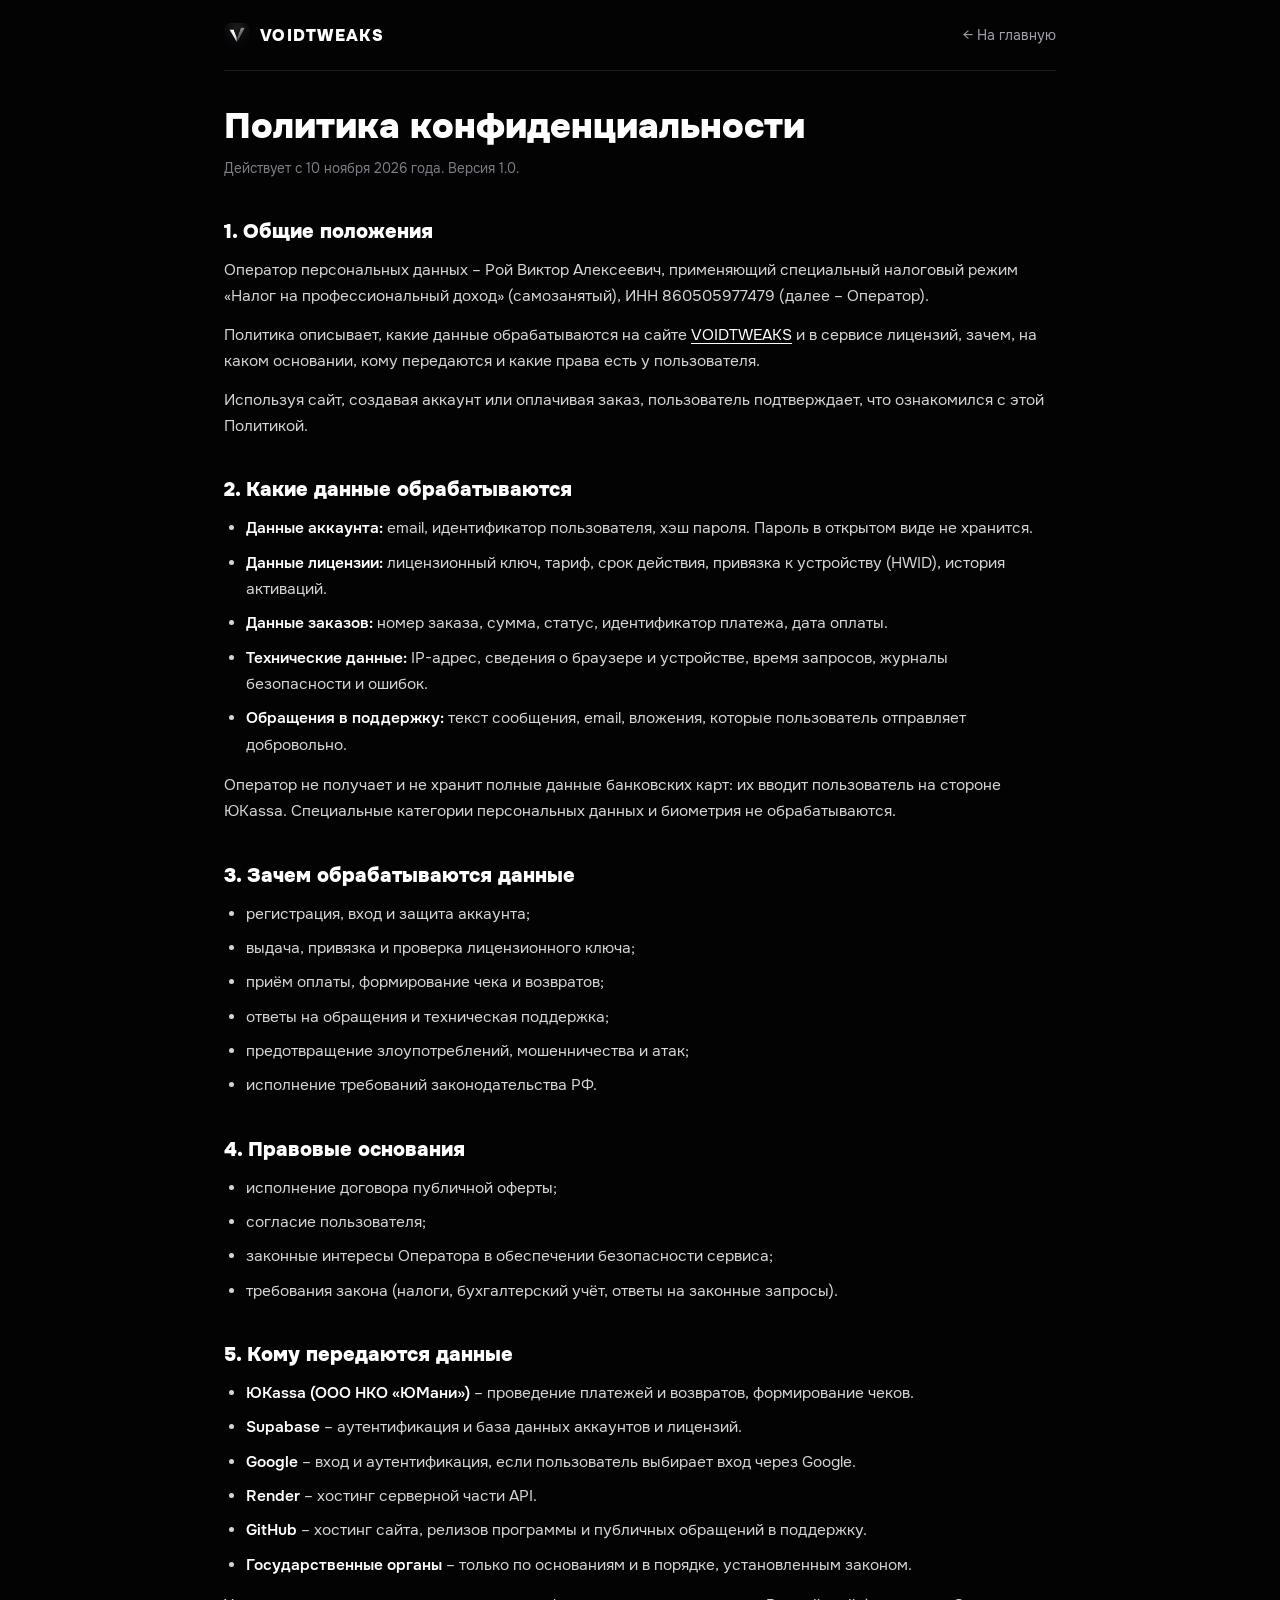
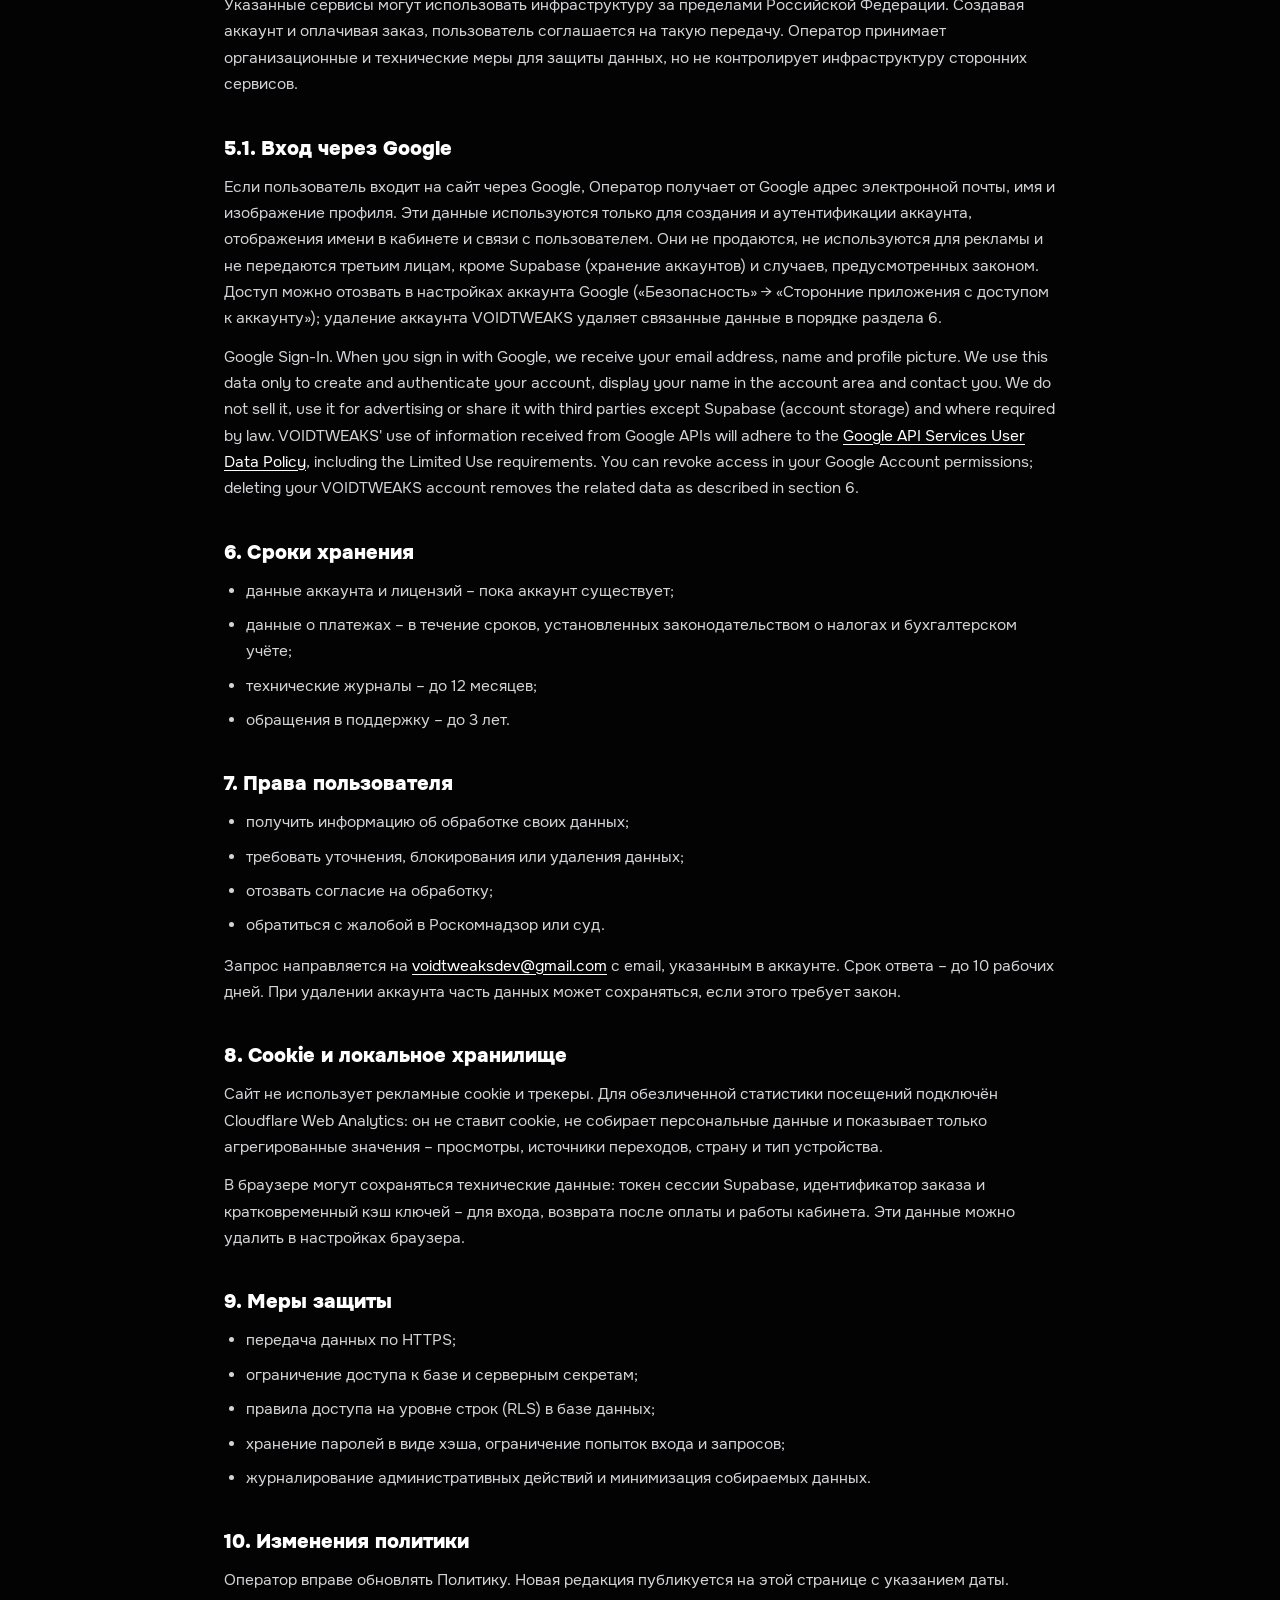
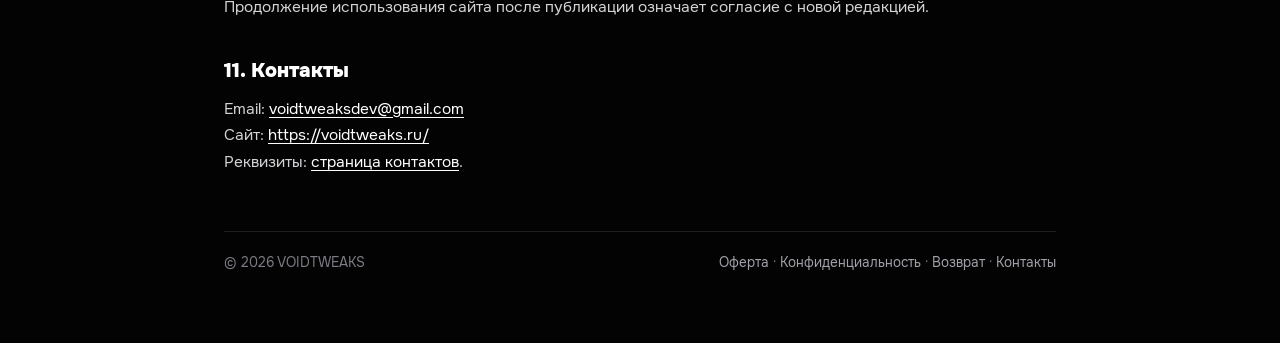
<file: docs/privacy.html>
<!DOCTYPE html>
<html lang="ru">
<head>
<meta charset="UTF-8" />
<meta name="viewport" content="width=device-width, initial-scale=1" />
<title>Политика конфиденциальности – VOIDTWEAKS</title>
<meta name="description" content="Политика конфиденциальности VOIDTWEAKS: какие данные обрабатываются, зачем, кому передаются и как их удалить." />
<meta name="robots" content="index, follow" />
<meta name="theme-color" content="#030303" />
<meta http-equiv="Referrer-Policy" content="no-referrer" />
<meta http-equiv="Content-Security-Policy" content="default-src 'self'; style-src 'self'; img-src 'self' data:; font-src 'self'; script-src 'none'; base-uri 'none'; object-src 'none'" />
<link rel="canonical" href="https://voidtweaks.ru/privacy.html" />
<link rel="icon" type="image/png" sizes="192x192" href="logo-192.png">
<link rel="stylesheet" href="legal.css" />
</head>
<body>
<div class="wrap">

<header class="top">
  <a class="brand" href="./"><img src="logo-192.png" alt="" width="26" height="26" />VOIDTWEAKS</a>
  <a class="back" href="./">← На главную</a>
</header>

<h1>Политика конфиденциальности</h1>
<p class="meta">Действует с 10 ноября 2026 года. Версия 1.0.</p>

<h2>1. Общие положения</h2>
<p>Оператор персональных данных – Рой Виктор Алексеевич, применяющий специальный налоговый режим «Налог на профессиональный доход» (самозанятый), ИНН 860505977479 (далее – Оператор).</p>
<p>Политика описывает, какие данные обрабатываются на сайте <a href="https://voidtweaks.ru/">VOIDTWEAKS</a> и в сервисе лицензий, зачем, на каком основании, кому передаются и какие права есть у пользователя.</p>
<p>Используя сайт, создавая аккаунт или оплачивая заказ, пользователь подтверждает, что ознакомился с этой Политикой.</p>

<h2>2. Какие данные обрабатываются</h2>
<ul>
  <li><strong>Данные аккаунта:</strong> email, идентификатор пользователя, хэш пароля. Пароль в открытом виде не хранится.</li>
  <li><strong>Данные лицензии:</strong> лицензионный ключ, тариф, срок действия, привязка к устройству (HWID), история активаций.</li>
  <li><strong>Данные заказов:</strong> номер заказа, сумма, статус, идентификатор платежа, дата оплаты.</li>
  <li><strong>Технические данные:</strong> IP-адрес, сведения о браузере и устройстве, время запросов, журналы безопасности и ошибок.</li>
  <li><strong>Обращения в поддержку:</strong> текст сообщения, email, вложения, которые пользователь отправляет добровольно.</li>
</ul>
<p>Оператор не получает и не хранит полные данные банковских карт: их вводит пользователь на стороне ЮKassa. Специальные категории персональных данных и биометрия не обрабатываются.</p>

<h2>3. Зачем обрабатываются данные</h2>
<ul>
  <li>регистрация, вход и защита аккаунта;</li>
  <li>выдача, привязка и проверка лицензионного ключа;</li>
  <li>приём оплаты, формирование чека и возвратов;</li>
  <li>ответы на обращения и техническая поддержка;</li>
  <li>предотвращение злоупотреблений, мошенничества и атак;</li>
  <li>исполнение требований законодательства РФ.</li>
</ul>

<h2>4. Правовые основания</h2>
<ul>
  <li>исполнение договора публичной оферты;</li>
  <li>согласие пользователя;</li>
  <li>законные интересы Оператора в обеспечении безопасности сервиса;</li>
  <li>требования закона (налоги, бухгалтерский учёт, ответы на законные запросы).</li>
</ul>

<h2>5. Кому передаются данные</h2>
<ul>
  <li><strong>ЮKassa (ООО НКО «ЮМани»)</strong> – проведение платежей и возвратов, формирование чеков.</li>
  <li><strong>Supabase</strong> – аутентификация и база данных аккаунтов и лицензий.</li>
  <li><strong>Google</strong> – вход и аутентификация, если пользователь выбирает вход через Google.</li>
  <li><strong>Render</strong> – хостинг серверной части API.</li>
  <li><strong>GitHub</strong> – хостинг сайта, релизов программы и публичных обращений в поддержку.</li>
  <li><strong>Государственные органы</strong> – только по основаниям и в порядке, установленным законом.</li>
</ul>
<p>Указанные сервисы могут использовать инфраструктуру за пределами Российской Федерации. Создавая аккаунт и оплачивая заказ, пользователь соглашается на такую передачу. Оператор принимает организационные и технические меры для защиты данных, но не контролирует инфраструктуру сторонних сервисов.</p>

<h2>5.1. Вход через Google</h2>
<p>Если пользователь входит на сайт через Google, Оператор получает от Google адрес электронной почты, имя и изображение профиля. Эти данные используются только для создания и аутентификации аккаунта, отображения имени в кабинете и связи с пользователем. Они не продаются, не используются для рекламы и не передаются третьим лицам, кроме Supabase (хранение аккаунтов) и случаев, предусмотренных законом. Доступ можно отозвать в настройках аккаунта Google («Безопасность» → «Сторонние приложения с доступом к аккаунту»); удаление аккаунта VOIDTWEAKS удаляет связанные данные в порядке раздела 6.</p>
<p lang="en">Google Sign-In. When you sign in with Google, we receive your email address, name and profile picture. We use this data only to create and authenticate your account, display your name in the account area and contact you. We do not sell it, use it for advertising or share it with third parties except Supabase (account storage) and where required by law. VOIDTWEAKS' use of information received from Google APIs will adhere to the <a href="https://developers.google.com/terms/api-services-user-data-policy">Google API Services User Data Policy</a>, including the Limited Use requirements. You can revoke access in your Google Account permissions; deleting your VOIDTWEAKS account removes the related data as described in section 6.</p>

<h2>6. Сроки хранения</h2>
<ul>
  <li>данные аккаунта и лицензий – пока аккаунт существует;</li>
  <li>данные о платежах – в течение сроков, установленных законодательством о налогах и бухгалтерском учёте;</li>
  <li>технические журналы – до 12 месяцев;</li>
  <li>обращения в поддержку – до 3 лет.</li>
</ul>

<h2>7. Права пользователя</h2>
<ul>
  <li>получить информацию об обработке своих данных;</li>
  <li>требовать уточнения, блокирования или удаления данных;</li>
  <li>отозвать согласие на обработку;</li>
  <li>обратиться с жалобой в Роскомнадзор или суд.</li>
</ul>
<p>Запрос направляется на <a href="mailto:voidtweaksdev@gmail.com">voidtweaksdev@gmail.com</a> с email, указанным в аккаунте. Срок ответа – до 10 рабочих дней. При удалении аккаунта часть данных может сохраняться, если этого требует закон.</p>

<h2>8. Cookie и локальное хранилище</h2>
<p>Сайт не использует рекламные cookie и трекеры. Для обезличенной статистики посещений подключён Cloudflare Web Analytics: он не ставит cookie, не собирает персональные данные и показывает только агрегированные значения – просмотры, источники переходов, страну и тип устройства.</p>
<p>В браузере могут сохраняться технические данные: токен сессии Supabase, идентификатор заказа и кратковременный кэш ключей – для входа, возврата после оплаты и работы кабинета. Эти данные можно удалить в настройках браузера.</p>

<h2>9. Меры защиты</h2>
<ul>
  <li>передача данных по HTTPS;</li>
  <li>ограничение доступа к базе и серверным секретам;</li>
  <li>правила доступа на уровне строк (RLS) в базе данных;</li>
  <li>хранение паролей в виде хэша, ограничение попыток входа и запросов;</li>
  <li>журналирование административных действий и минимизация собираемых данных.</li>
</ul>

<h2>10. Изменения политики</h2>
<p>Оператор вправе обновлять Политику. Новая редакция публикуется на этой странице с указанием даты. Продолжение использования сайта после публикации означает согласие с новой редакцией.</p>

<h2>11. Контакты</h2>
<p>Email: <a href="mailto:voidtweaksdev@gmail.com">voidtweaksdev@gmail.com</a><br />
Сайт: <a href="https://voidtweaks.ru/">https://voidtweaks.ru/</a><br />
Реквизиты: <a href="contacts.html">страница контактов</a>.</p>

<footer>
  <span>© 2026 VOIDTWEAKS</span>
  <span>
    <a href="offer.html">Оферта</a> ·
    <a href="privacy.html">Конфиденциальность</a> ·
    <a href="refund.html">Возврат</a> ·
    <a href="contacts.html">Контакты</a>
  </span>
</footer>

</div>
</body>
</html>
</file>
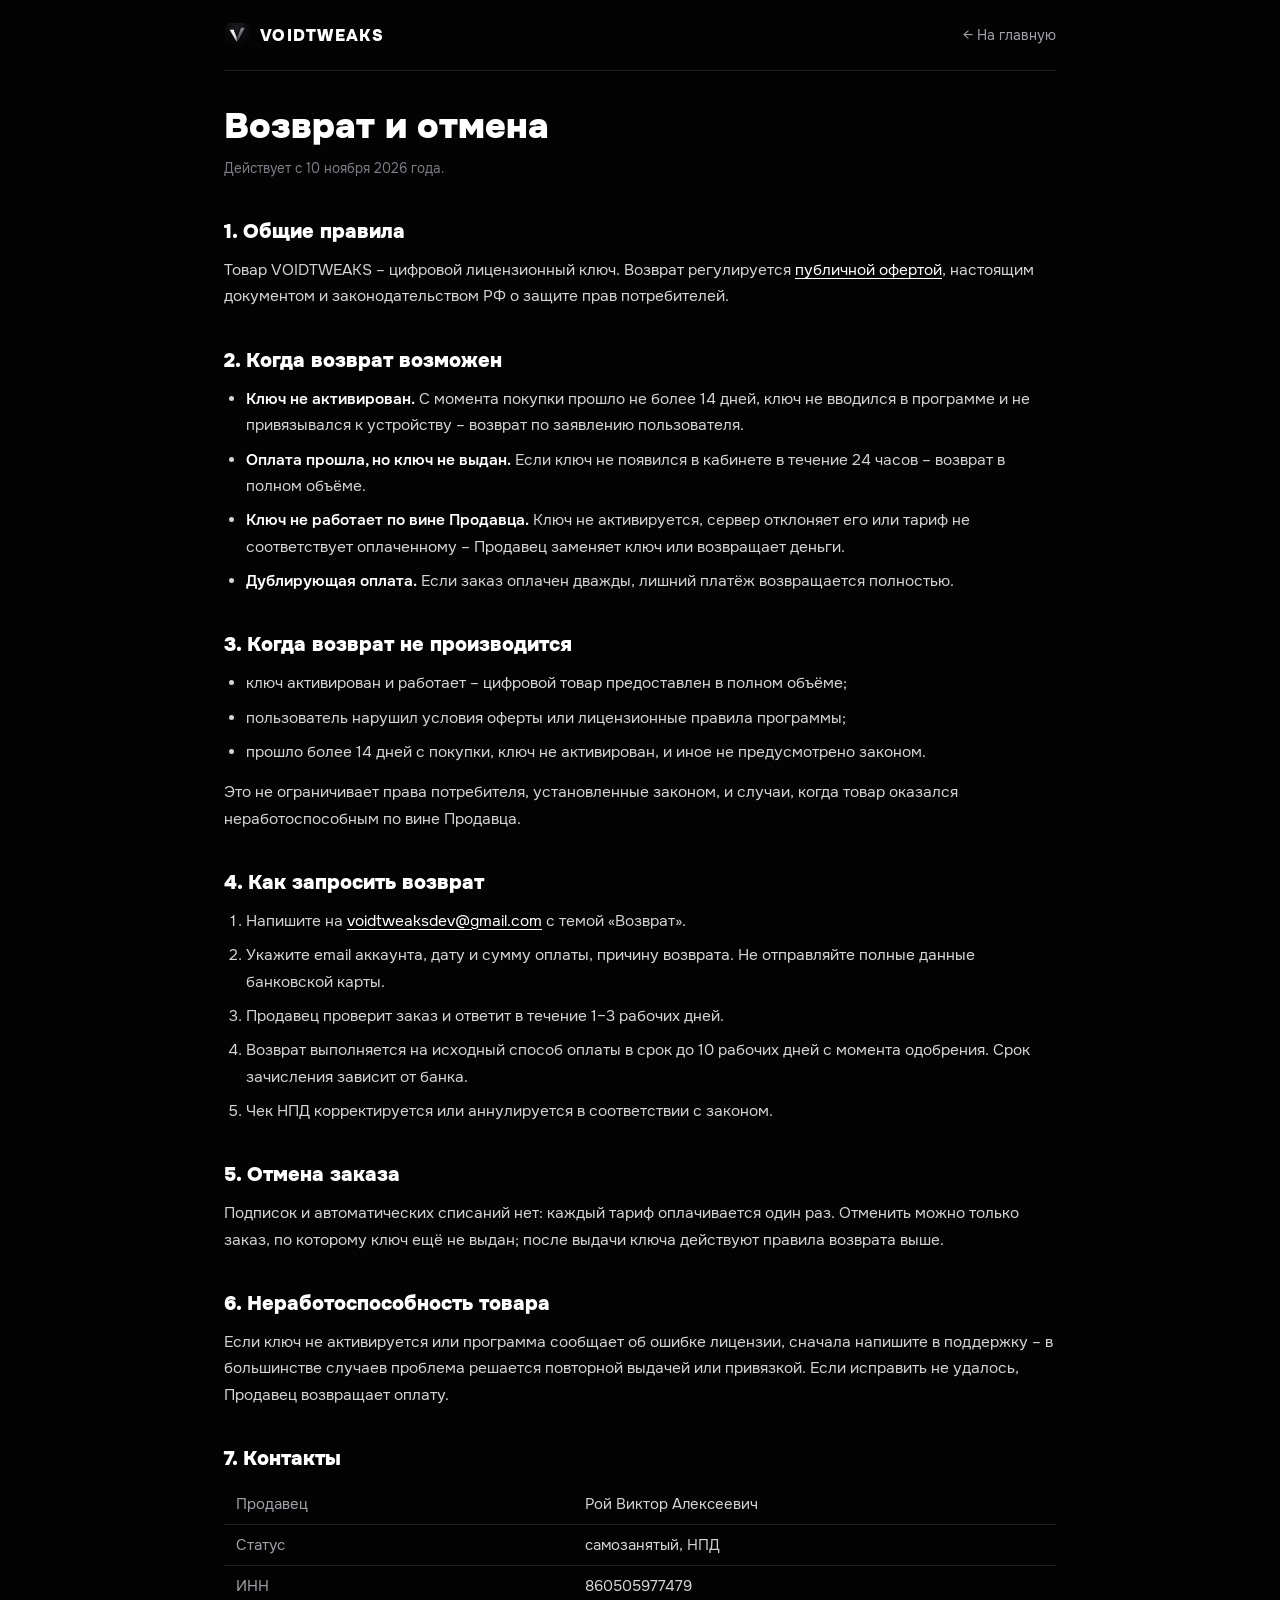
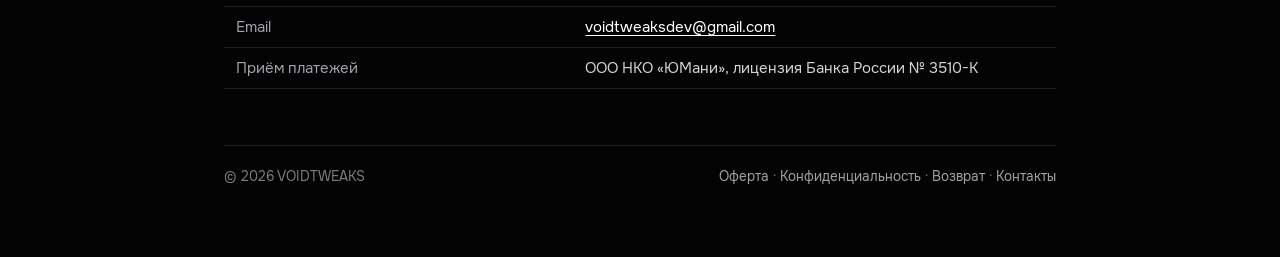
<file: docs/refund.html>
<!DOCTYPE html>
<html lang="ru">
<head>
<meta charset="UTF-8" />
<meta name="viewport" content="width=device-width, initial-scale=1" />
<title>Возврат и отмена – VOIDTWEAKS</title>
<meta name="description" content="Условия возврата и отмены заказа VOIDTWEAKS: сроки, причины, порядок обращения и сроки возврата денег." />
<meta name="robots" content="index, follow" />
<meta name="theme-color" content="#030303" />
<meta http-equiv="Referrer-Policy" content="no-referrer" />
<meta http-equiv="Content-Security-Policy" content="default-src 'self'; style-src 'self'; img-src 'self' data:; font-src 'self'; script-src 'none'; base-uri 'none'; object-src 'none'" />
<link rel="canonical" href="https://voidtweaks.ru/refund.html" />
<link rel="icon" type="image/png" sizes="192x192" href="logo-192.png">
<link rel="stylesheet" href="legal.css" />
</head>
<body>
<div class="wrap">

<header class="top">
  <a class="brand" href="./"><img src="logo-192.png" alt="" width="26" height="26" />VOIDTWEAKS</a>
  <a class="back" href="./">← На главную</a>
</header>

<h1>Возврат и отмена</h1>
<p class="meta">Действует с 10 ноября 2026 года.</p>

<h2>1. Общие правила</h2>
<p>Товар VOIDTWEAKS – цифровой лицензионный ключ. Возврат регулируется <a href="offer.html">публичной офертой</a>, настоящим документом и законодательством РФ о защите прав потребителей.</p>

<h2>2. Когда возврат возможен</h2>
<ul>
  <li><strong>Ключ не активирован.</strong> С момента покупки прошло не более 14 дней, ключ не вводился в программе и не привязывался к устройству – возврат по заявлению пользователя.</li>
  <li><strong>Оплата прошла, но ключ не выдан.</strong> Если ключ не появился в кабинете в течение 24 часов – возврат в полном объёме.</li>
  <li><strong>Ключ не работает по вине Продавца.</strong> Ключ не активируется, сервер отклоняет его или тариф не соответствует оплаченному – Продавец заменяет ключ или возвращает деньги.</li>
  <li><strong>Дублирующая оплата.</strong> Если заказ оплачен дважды, лишний платёж возвращается полностью.</li>
</ul>

<h2>3. Когда возврат не производится</h2>
<ul>
  <li>ключ активирован и работает – цифровой товар предоставлен в полном объёме;</li>
  <li>пользователь нарушил условия оферты или лицензионные правила программы;</li>
  <li>прошло более 14 дней с покупки, ключ не активирован, и иное не предусмотрено законом.</li>
</ul>
<p>Это не ограничивает права потребителя, установленные законом, и случаи, когда товар оказался неработоспособным по вине Продавца.</p>

<h2>4. Как запросить возврат</h2>
<ol>
  <li>Напишите на <a href="mailto:voidtweaksdev@gmail.com">voidtweaksdev@gmail.com</a> с темой «Возврат».</li>
  <li>Укажите email аккаунта, дату и сумму оплаты, причину возврата. Не отправляйте полные данные банковской карты.</li>
  <li>Продавец проверит заказ и ответит в течение 1–3 рабочих дней.</li>
  <li>Возврат выполняется на исходный способ оплаты в срок до 10 рабочих дней с момента одобрения. Срок зачисления зависит от банка.</li>
  <li>Чек НПД корректируется или аннулируется в соответствии с законом.</li>
</ol>

<h2>5. Отмена заказа</h2>
<p>Подписок и автоматических списаний нет: каждый тариф оплачивается один раз. Отменить можно только заказ, по которому ключ ещё не выдан; после выдачи ключа действуют правила возврата выше.</p>

<h2>6. Неработоспособность товара</h2>
<p>Если ключ не активируется или программа сообщает об ошибке лицензии, сначала напишите в поддержку – в большинстве случаев проблема решается повторной выдачей или привязкой. Если исправить не удалось, Продавец возвращает оплату.</p>

<h2>7. Контакты</h2>
<table>
  <tr><td>Продавец</td><td>Рой Виктор Алексеевич</td></tr>
  <tr><td>Статус</td><td>самозанятый, НПД</td></tr>
  <tr><td>ИНН</td><td>860505977479</td></tr>
  <tr><td>Email</td><td><a href="mailto:voidtweaksdev@gmail.com">voidtweaksdev@gmail.com</a></td></tr>
  <tr><td>Приём платежей</td><td>ООО НКО «ЮМани», лицензия Банка России № 3510-К</td></tr>
</table>

<footer>
  <span>© 2026 VOIDTWEAKS</span>
  <span>
    <a href="offer.html">Оферта</a> ·
    <a href="privacy.html">Конфиденциальность</a> ·
    <a href="refund.html">Возврат</a> ·
    <a href="contacts.html">Контакты</a>
  </span>
</footer>

</div>
</body>
</html>
</file>
<file: docs/fonts.css>
/* Self-hosted variable fonts. Subsets: Cyrillic, Latin, Latin Extended (₽). */
@font-face {
  font-family: 'Inter';
  font-style: normal;
  font-weight: 400 700;
  font-display: swap;
  src: url('fonts/inter-cyrillic.woff2') format('woff2');
  unicode-range: U+0301, U+0400-045F, U+0490-0491, U+04B0-04B1, U+2116;
}
@font-face {
  font-family: 'Inter';
  font-style: normal;
  font-weight: 400 700;
  font-display: swap;
  src: url('fonts/inter-latin-ext.woff2') format('woff2');
  unicode-range: U+0100-02BA, U+02BD-02C5, U+02C7-02CC, U+02CE-02D7, U+02DD-02FF, U+0304, U+0308, U+0329, U+1D00-1DBF, U+1E00-1E9F, U+1EF2-1EFF, U+2020, U+20A0-20AB, U+20AD-20C4, U+2113, U+2C60-2C7F, U+A720-A7FF;
}
@font-face {
  font-family: 'Inter';
  font-style: normal;
  font-weight: 400 700;
  font-display: swap;
  src: url('fonts/inter-latin.woff2') format('woff2');
  unicode-range: U+0000-00FF, U+0131, U+0152-0153, U+02BB-02BC, U+02C6, U+02DA, U+02DC, U+0304, U+0308, U+0329, U+2000-206F, U+20AC, U+2122, U+2191, U+2193, U+2212, U+2215, U+FEFF, U+FFFD;
}
@font-face {
  font-family: 'Unbounded';
  font-style: normal;
  font-weight: 400 800;
  font-display: swap;
  src: url('fonts/unbounded-cyrillic.woff2') format('woff2');
  unicode-range: U+0301, U+0400-045F, U+0490-0491, U+04B0-04B1, U+2116;
}
@font-face {
  font-family: 'Unbounded';
  font-style: normal;
  font-weight: 400 800;
  font-display: swap;
  src: url('fonts/unbounded-latin-ext.woff2') format('woff2');
  unicode-range: U+0100-02BA, U+02BD-02C5, U+02C7-02CC, U+02CE-02D7, U+02DD-02FF, U+0304, U+0308, U+0329, U+1D00-1DBF, U+1E00-1E9F, U+1EF2-1EFF, U+2020, U+20A0-20AB, U+20AD-20C4, U+2113, U+2C60-2C7F, U+A720-A7FF;
}
@font-face {
  font-family: 'Unbounded';
  font-style: normal;
  font-weight: 400 800;
  font-display: swap;
  src: url('fonts/unbounded-latin.woff2') format('woff2');
  unicode-range: U+0000-00FF, U+0131, U+0152-0153, U+02BB-02BC, U+02C6, U+02DA, U+02DC, U+0304, U+0308, U+0329, U+2000-206F, U+20AC, U+2122, U+2191, U+2193, U+2212, U+2215, U+FEFF, U+FFFD;
}
</file>
<file: docs/legal.css>
/* Юридические страницы VOIDTWEAKS: оферта, политика, возврат, контакты. */

@font-face {
  font-family: 'Onest';
  src: url('fonts/onest-400.woff2') format('woff2');
  font-weight: 400; font-style: normal; font-display: swap;
}
@font-face {
  font-family: 'Onest';
  src: url('fonts/onest-600.woff2') format('woff2');
  font-weight: 600; font-style: normal; font-display: swap;
}
@font-face {
  font-family: 'Onest';
  src: url('fonts/onest-800.woff2') format('woff2');
  font-weight: 800; font-style: normal; font-display: swap;
}

:root {
  --bg: #030303;
  --surface: #0D0D0F;
  --line: #1F1F23;
  --line-2: #2A2A2E;
  --text: #FFFFFF;
  --text-2: #A1A1AA;
  --text-3: #7C7C86;
  --radius: 16px;
}

* { box-sizing: border-box; }
html { scroll-behavior: smooth; }
html, body {
  margin: 0; padding: 0;
  background: var(--bg); color: var(--text);
  font-family: 'Onest', system-ui, -apple-system, 'Segoe UI', sans-serif;
  -webkit-font-smoothing: antialiased;
}
a { color: var(--text); text-decoration: underline; text-underline-offset: 3px; }
a:hover { color: var(--text-2); }

.wrap { max-width: 880px; margin: 0 auto; padding: 0 24px 72px; }

.top {
  display: flex; align-items: center; justify-content: space-between; gap: 16px;
  padding: 22px 0; margin-bottom: 34px;
  border-bottom: 1px solid var(--line);
}
.brand { display: inline-flex; align-items: center; gap: 10px; font-weight: 800; letter-spacing: 0.08em; text-decoration: none; }
.brand img { width: 26px; height: 26px; border-radius: 7px; }
.back { font-size: 14px; color: var(--text-2); text-decoration: none; }
.back:hover { color: var(--text); }

h1 { margin: 0 0 10px; font-size: clamp(26px, 4vw, 36px); line-height: 1.2; }
h2 { margin: 38px 0 12px; font-size: 20px; line-height: 1.3; }
h3 { margin: 26px 0 8px; font-size: 16.5px; }
p, li { margin: 0 0 12px; font-size: 15.5px; line-height: 1.7; color: #D4D4D8; }
ul, ol { margin: 0 0 14px; padding-left: 22px; }
li { margin-bottom: 8px; }
strong { color: var(--text); font-weight: 600; }

.meta { color: var(--text-3); font-size: 13.5px; margin-bottom: 26px; }

.note {
  margin: 18px 0; padding: 16px 18px;
  background: var(--surface); border: 1px solid var(--line); border-radius: var(--radius);
  color: var(--text-2); font-size: 14.5px;
}
.note p { margin: 0; color: var(--text-2); font-size: 14.5px; }

table { width: 100%; border-collapse: collapse; margin: 8px 0 18px; font-size: 15px; }
td { padding: 10px 12px; border-bottom: 1px solid var(--line); vertical-align: top; color: #D4D4D8; }
td:first-child { width: 42%; color: var(--text-2); }

footer {
  margin-top: 56px; padding-top: 22px;
  border-top: 1px solid var(--line);
  display: flex; flex-wrap: wrap; gap: 10px 22px;
  justify-content: space-between;
  color: var(--text-3); font-size: 13.5px;
}
footer a { color: var(--text-2); text-decoration: none; }
footer a:hover { color: var(--text); }

@media (max-width: 560px) {
  .wrap { padding: 0 18px 56px; }
  td:first-child { width: 46%; }
}

/* ---------- guide ---------- */
.toc { margin: 0 0 36px; padding: 20px 22px; border: 1px solid var(--line); border-radius: 14px; background: var(--surface); }
.toc p { margin: 0 0 12px; font-size: 13px; letter-spacing: .06em; text-transform: uppercase; color: var(--text-3); }
.toc ol { margin: 0; padding-left: 20px; columns: 2; column-gap: 36px; }
.toc li { margin: 0 0 8px; font-size: 14.5px; break-inside: avoid; }
.toc a { color: var(--text-2); text-decoration: none; }
.toc a:hover { color: #fff; }
.steps-guide { counter-reset: step; list-style: none; padding: 0; margin: 0 0 16px; }
.steps-guide li { position: relative; padding-left: 40px; margin-bottom: 16px; }
.steps-guide li::before { counter-increment: step; content: counter(step); position: absolute; left: 0; top: 1px; width: 24px; height: 24px; border-radius: 8px; border: 1px solid var(--line-2); display: flex; align-items: center; justify-content: center; font-size: 12.5px; font-weight: 600; color: var(--text-2); }
.kbd { font-family: ui-monospace, Consolas, monospace; font-size: 13px; padding: 2px 6px; border: 1px solid var(--line-2); border-radius: 5px; background: var(--surface); color: #fff; white-space: nowrap; }
.guide-table td:first-child { width: 40%; }
@media (max-width: 640px) {
  .toc ol { columns: 1; }
  .kbd { display: block; max-width: 100%; overflow-x: auto; }
}

/* ---------- contacts ---------- */

a:focus-visible,
button:focus-visible {
  outline: 2px solid #fff;
  outline-offset: 3px;
  border-radius: 4px;
}

.wrap-wide { max-width: 1120px; }
.intro { max-width: 760px; padding: 46px 0 38px; }
.intro h1 { margin-bottom: 14px; }
.lead {
  max-width: 600px; margin: 0;
  color: var(--text-2); font-size: 17px; line-height: 1.6;
}

.cards {
  display: grid; grid-template-columns: repeat(3, minmax(0, 1fr));
  gap: 14px; padding-bottom: 54px;
}
.card {
  display: flex; flex-direction: column;
  min-height: 200px; padding: 24px;
  background: var(--surface); border: 1px solid var(--line); border-radius: var(--radius);
  transition: border-color .2s ease, background .2s ease;
}
.card:hover { border-color: var(--line-2); background: #101013; }
.card h2 {
  display: flex; align-items: center; gap: 10px;
  margin: 0 0 9px; font-size: 18px; letter-spacing: -0.01em;
}
.card h2 svg {
  width: 20px; height: 20px; flex: 0 0 20px;
  fill: none; stroke: currentColor; stroke-width: 2.4;
  stroke-linecap: round; stroke-linejoin: round;
}
.card p { margin: 0 0 18px; color: var(--text-2); font-size: 14px; line-height: 1.6; }
.card a {
  display: inline-flex; align-items: center; gap: 6px;
  width: fit-content; margin-top: auto;
  color: var(--text); font-size: 14px; font-weight: 600; text-decoration: none;
}
.card a svg {
  width: 14px; height: 14px;
  fill: none; stroke: currentColor; stroke-width: 1.8;
  stroke-linecap: round; stroke-linejoin: round;
  transition: transform .2s ease;
}
.card a:hover { text-decoration: underline; text-underline-offset: 4px; }
.card a:hover svg { transform: translateX(2px); }

.req { padding-top: 34px; border-top: 1px solid var(--line); }
.req h2 { margin: 0 0 6px; }
.req .note { margin: 0 0 18px; }

.req dl {
  display: grid; grid-template-columns: minmax(160px, 220px) 1fr;
  margin: 0; border-top: 1px solid var(--line);
}
.req dt, .req dd {
  margin: 0; padding: 13px 0;
  border-bottom: 1px solid var(--line);
  font-size: 15px; line-height: 1.55;
}
.req dt { color: var(--text-3); }
.req dd { color: #D4D4D8; }
.req dd a { color: #D4D4D8; }

/* ---------- big footer ---------- */

footer.bigfoot {
  display: block;
  margin-top: 54px; padding: 34px 34px 22px;
  border: 1px solid var(--line); border-radius: 24px;
}
.bigfoot .cols {
  display: grid; grid-template-columns: 1.3fr .9fr .9fr; gap: 28px;
}
.bigfoot .brand { margin-bottom: 18px; }
.bigfoot h2 {
  margin: 0 0 14px; font-size: 13px; font-weight: 600;
  letter-spacing: 0.06em; text-transform: uppercase; color: var(--text-3);
}
.bigfoot nav { display: flex; flex-direction: column; gap: 10px; }
.bigfoot nav a { color: var(--text-2); font-size: 14.5px; text-decoration: none; }
.bigfoot nav a:hover { color: var(--text); }
.bigfoot .bottom {
  display: flex; flex-wrap: wrap; gap: 10px 20px; justify-content: space-between;
  margin-top: 30px; padding-top: 18px; border-top: 1px solid var(--line);
  color: var(--text-3); font-size: 13px;
}
.bigfoot .bottom a { color: var(--text-3); text-decoration: none; }
.bigfoot .bottom a:hover { color: var(--text-2); }

@media (max-width: 900px) {
  .cards { grid-template-columns: repeat(2, minmax(0, 1fr)); }
  .card:last-child { grid-column: 1 / -1; min-height: 170px; }
  .bigfoot .cols { grid-template-columns: 1fr 1fr; }
  .bigfoot .cols > section:first-child { grid-column: 1 / -1; }
}

@media (max-width: 560px) {
  .intro { padding: 34px 0 28px; }
  .cards { grid-template-columns: 1fr; padding-bottom: 38px; }
  .card:last-child { grid-column: auto; min-height: 200px; }
  .req dl { grid-template-columns: 1fr; }
  .req dt { padding-bottom: 0; border-bottom: 0; }
  .req dd { padding-top: 4px; }
  footer.bigfoot { padding: 26px 22px 18px; }
  .bigfoot .cols { grid-template-columns: 1fr; gap: 26px; }
}
</file>
